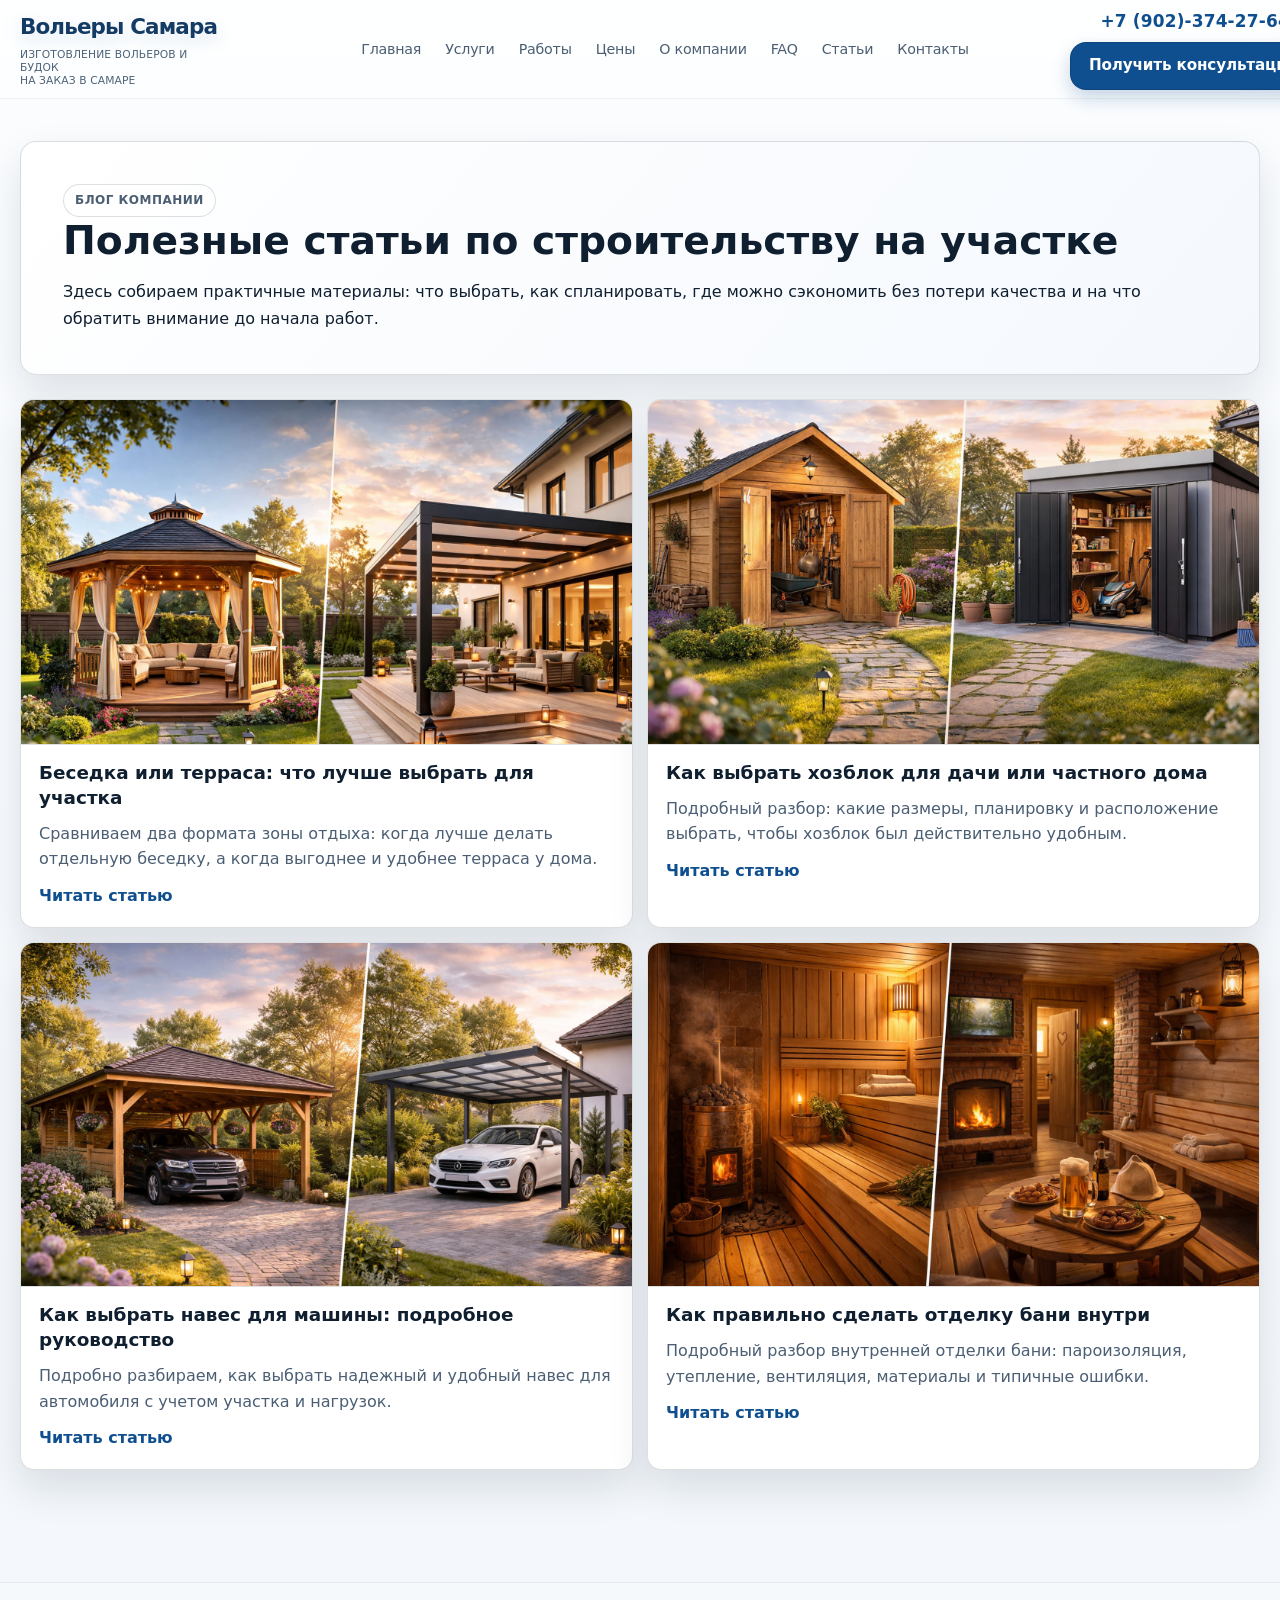
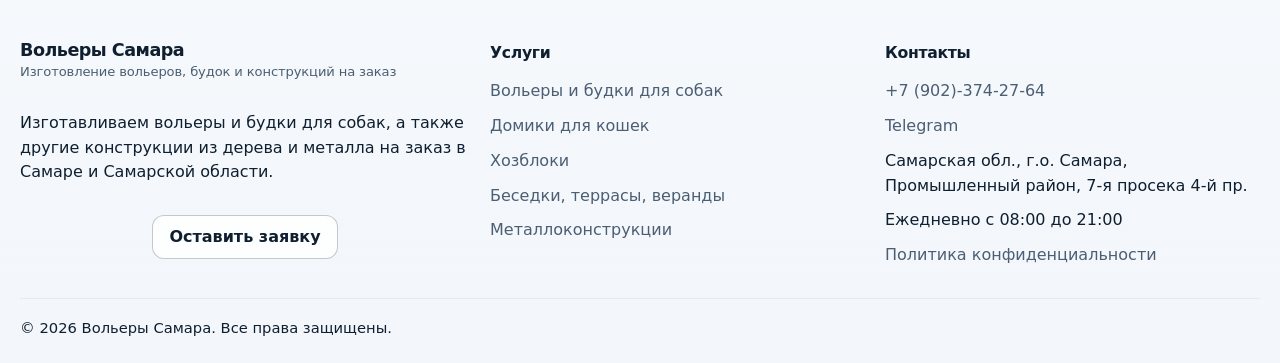
<file: articles/index.html>
﻿<!doctype html>
<html lang="ru">
<head>
  <meta charset="utf-8" />
  <meta name="viewport" content="width=device-width, initial-scale=1" />
  <title>Статьи о строительстве для участка | Вольеры Самара</title>
  <meta name="description" content="Полезные статьи о беседках, террасах и благоустройстве участка: выбор конструкции, планирование и практические рекомендации." />
    <link rel="stylesheet" href="../assets/css/articles/index.css" />
</head>
<body>
  <header class="site-header">
  <div class="container">
    <div class="header-shell">
      <a class="brand" href="../index.html#home" aria-label="Вольеры Самара">
        <span class="brand-title">Вольеры Самара</span>
        <span class="brand-subtitle">Изготовление вольеров и будок<br>на заказ в Самаре</span>
      </a>
      <input class="menu-toggle" type="checkbox" id="menu-toggle" aria-label="Открыть меню" />
      <label class="burger" for="menu-toggle" aria-hidden="true"><span></span></label>
      <nav class="nav" aria-label="Основная навигация">
        <ul class="nav-list">
          <li><a class="nav-link" href="../index.html#home">Главная</a></li>
          <li class="dropdown desktop-only"><a class="dropdown-toggle" href="../index.html#services">Услуги</a><div class="dropdown-menu"><a href="../index.html#service-main">Вольеры и будки для собак</a><a href="../domiki-dlya-koshek.html">Домики для кошек</a><a href="../hozbloki.html">Хозблоки</a><a href="../besedki-terrasy-verandy.html">Беседки, террасы, веранды</a><a href="../malye-arhitekturnye-formy.html">Малые архитектурные формы</a><a href="../metallokonstrukcii.html">Металлоконструкции</a><a href="../vnutrennie-raboty-i-obshivka-ban-parnyh.html">Внутренние работы и обшивка бань, парных</a></div></li>
          <li><a class="nav-link" href="../index.html#works">Работы</a></li>
          <li><a class="nav-link" href="../index.html#price">Цены</a></li>
          <li><a class="nav-link" href="../index.html#about">О компании</a></li>
          <li><a class="nav-link" href="../index.html#faq">FAQ</a></li>
          <li class="dropdown desktop-only"><a class="dropdown-toggle" href="index.html">Статьи</a><div class="dropdown-menu"><a href="article-1.html">Беседка или терраса: что лучше выбрать</a><a href="article-2.html">Как выбрать хозблок для дачи</a><a href="article-3.html">Как выбрать навес для машины</a><a href="article-4.html">Как сделать отделку бани внутри</a></div></li>
          <li><a class="nav-link" href="../index.html#contacts">Контакты</a></li>
        </ul>
      </nav>
      <div class="header-actions"><a class="header-phone-inline" href="tel:+79023742764">+7 (902)-374-27-64</a><a class="btn btn-primary" href="../index.html#price-cta">Получить консультацию</a></div>
    </div>
  </div>
</header>

  <main>
    <div class="container">
      <section class="hero">
        <span class="eyebrow">Блог компании</span>
        <h1>Полезные статьи по строительству на участке</h1>
        <p>Здесь собираем практичные материалы: что выбрать, как спланировать, где можно сэкономить без потери качества и на что обратить внимание до начала работ.</p>
      </section>

      <section class="articles-grid" aria-label="Список статей">
        <article class="article-card">
          <div class="article-thumb"><img src="../assets/images/articles/article-1-hero.jpg" alt="Беседка и терраса на участке" loading="lazy" /></div>
          <div class="article-copy">
            <h2>Беседка или терраса: что лучше выбрать для участка</h2>
            <p>Сравниваем два формата зоны отдыха: когда лучше делать отдельную беседку, а когда выгоднее и удобнее терраса у дома.</p>
            <a class="link" href="article-1.html">Читать статью</a>
          </div>
        </article>

        <article class="article-card">
          <div class="article-thumb"><img src="../assets/images/articles/article-2-hero.jpg" alt="Хозблок для дачи и частного дома" loading="lazy" /></div>
          <div class="article-copy">
            <h2>Как выбрать хозблок для дачи или частного дома</h2>
            <p>Подробный разбор: какие размеры, планировку и расположение выбрать, чтобы хозблок был действительно удобным.</p>
            <a class="link" href="article-2.html">Читать статью</a>
          </div>
        </article>

        <article class="article-card">
          <div class="article-thumb"><img src="../assets/images/articles/article-3-hero.jpg" alt="Навес для машины на участке частного дома" loading="lazy" /></div>
          <div class="article-copy">
            <h2>Как выбрать навес для машины: подробное руководство</h2>
            <p>Подробно разбираем, как выбрать надежный и удобный навес для автомобиля с учетом участка и нагрузок.</p>
            <a class="link" href="article-3.html">Читать статью</a>
          </div>
        </article>

        <article class="article-card">
          <div class="article-thumb"><img src="../assets/images/articles/article-4-hero.jpg" alt="Внутренняя отделка бани и парной" loading="lazy" /></div>
          <div class="article-copy">
            <h2>Как правильно сделать отделку бани внутри</h2>
            <p>Подробный разбор внутренней отделки бани: пароизоляция, утепление, вентиляция, материалы и типичные ошибки.</p>
            <a class="link" href="article-4.html">Читать статью</a>
          </div>
        </article>
</section>
    </div>
  </main>

  <footer class="footer">
    <div class="container">
      <div class="footer-grid">
        <div class="footer-col">
          <a class="brand" href="../index.html#home">
            <span class="brand-title">Вольеры Самара</span>
            <span class="brand-subtitle">Изготовление вольеров, будок и конструкций на заказ</span>
          </a>
          <p class="footer-copy">Изготавливаем вольеры и будки для собак, а также другие конструкции из дерева и металла на заказ в Самаре и Самарской области.</p>
          <div class="footer-actions">
            <a class="btn-secondary" href="../index.html#contacts">Оставить заявку</a>
          </div>
        </div>

        <div class="footer-col">
          <div class="footer-title">Услуги</div>
          <div class="footer-services">
            <a href="../index.html#service-main">Вольеры и будки для собак</a>
            <a href="../domiki-dlya-koshek.html">Домики для кошек</a>
            <a href="../hozbloki.html">Хозблоки</a>
            <a href="../besedki-terrasy-verandy.html">Беседки, террасы, веранды</a>
            <a href="../metallokonstrukcii.html">Металлоконструкции</a>
          </div>
        </div>

        <div class="footer-col">
          <div class="footer-title">Контакты</div>
          <div class="footer-contacts">
            <a href="tel:+79023742764">+7 (902)-374-27-64</a>
            <a href="https://t.me/+79023742764" target="_blank" rel="noopener noreferrer">Telegram</a>
            <span class="muted">Самарская обл., г.о. Самара, Промышленный район, 7-я просека 4-й пр.</span>
            <span class="muted">Ежедневно с 08:00 до 21:00</span>
            <a class="footer-policy" href="#">Политика конфиденциальности</a>
          </div>
        </div>
      </div>

      <div class="footer-bottom">
        <span>© 2026 Вольеры Самара. Все права защищены.</span>
      </div>
    </div>
  </footer>
</body>
</html>
</file>
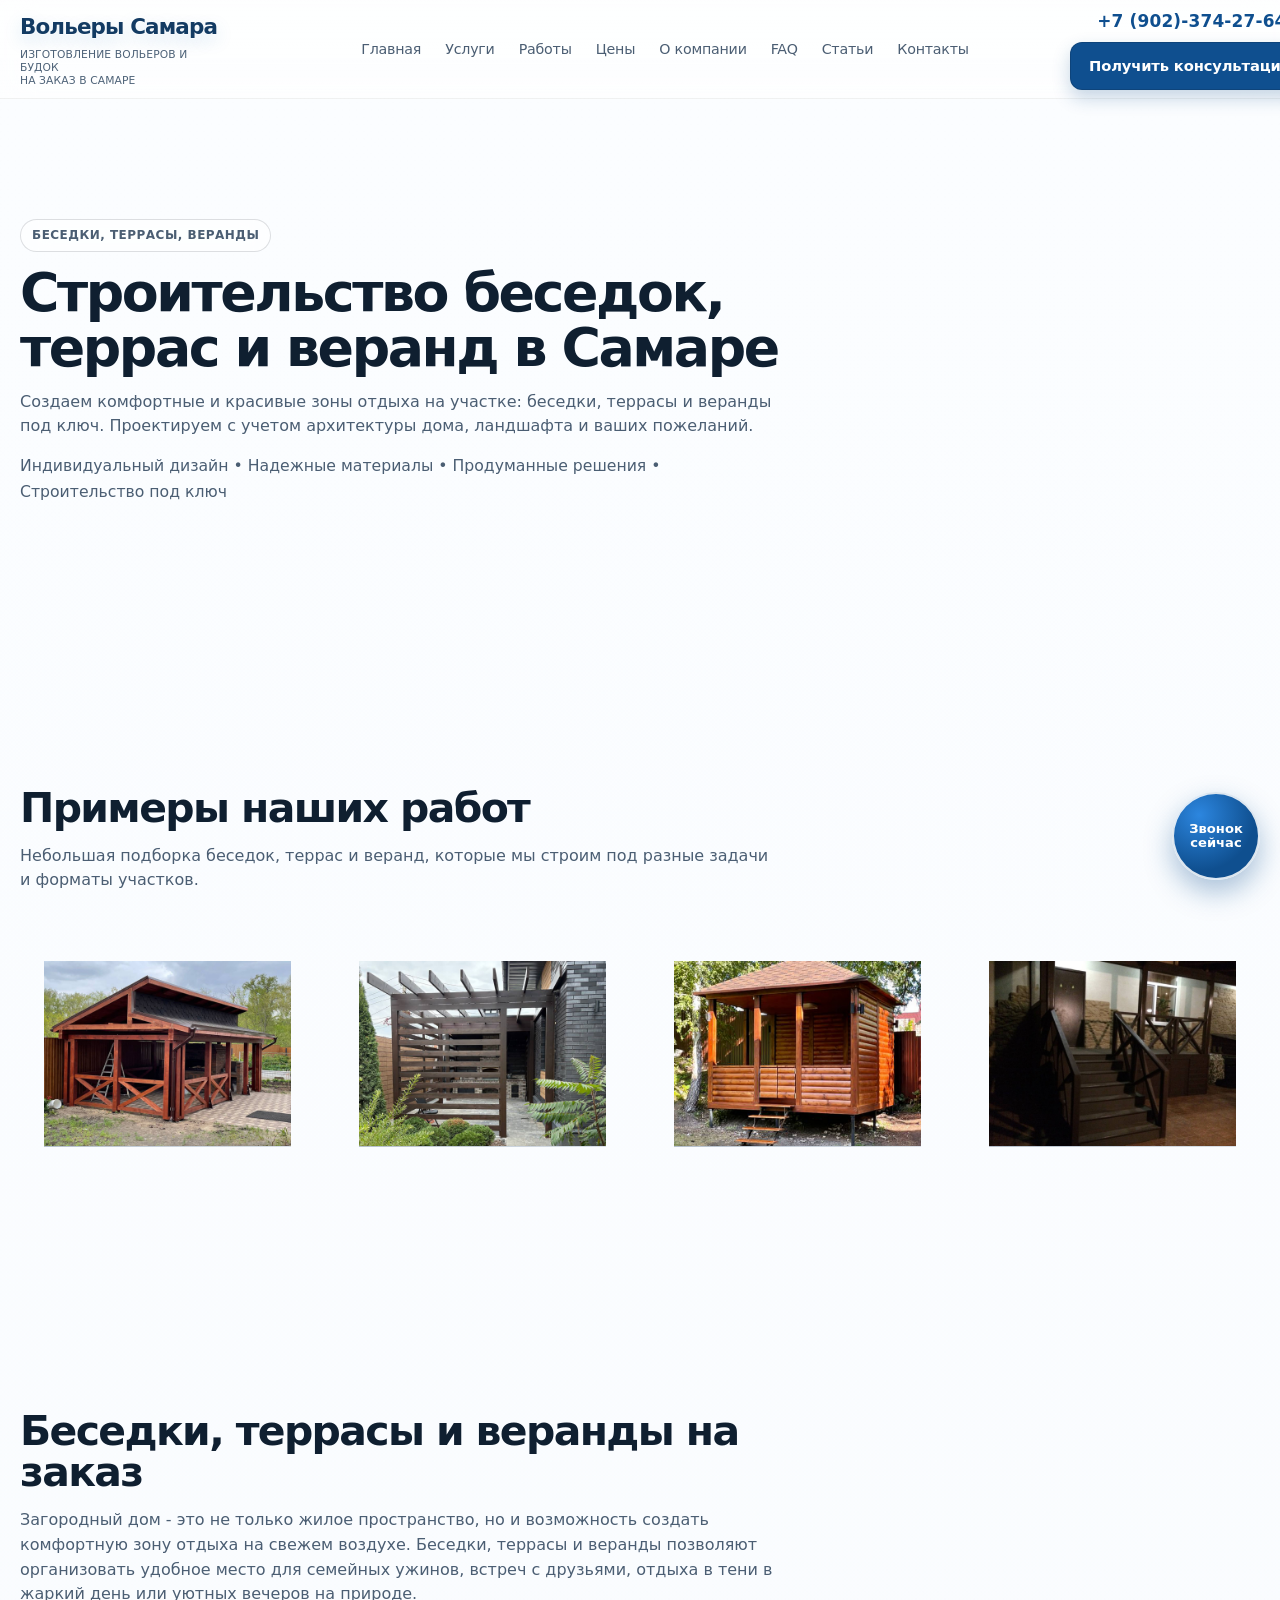
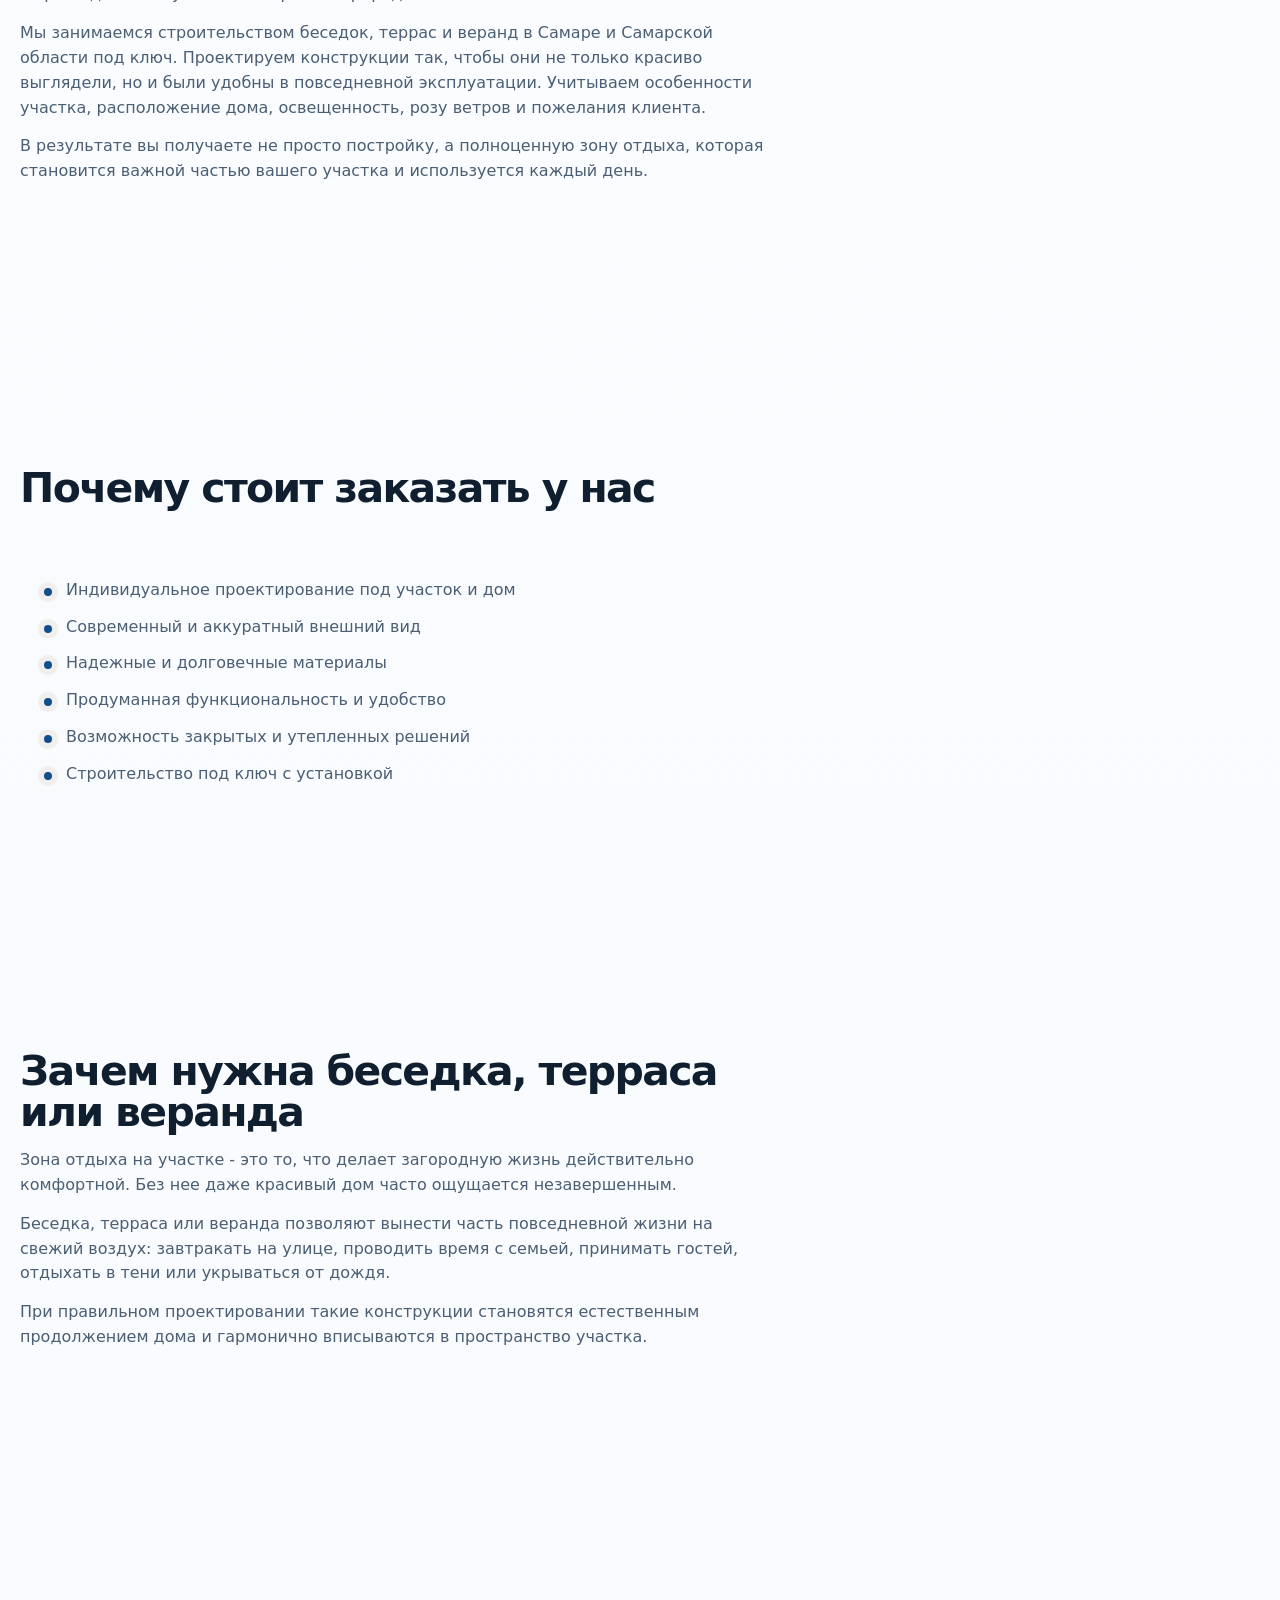
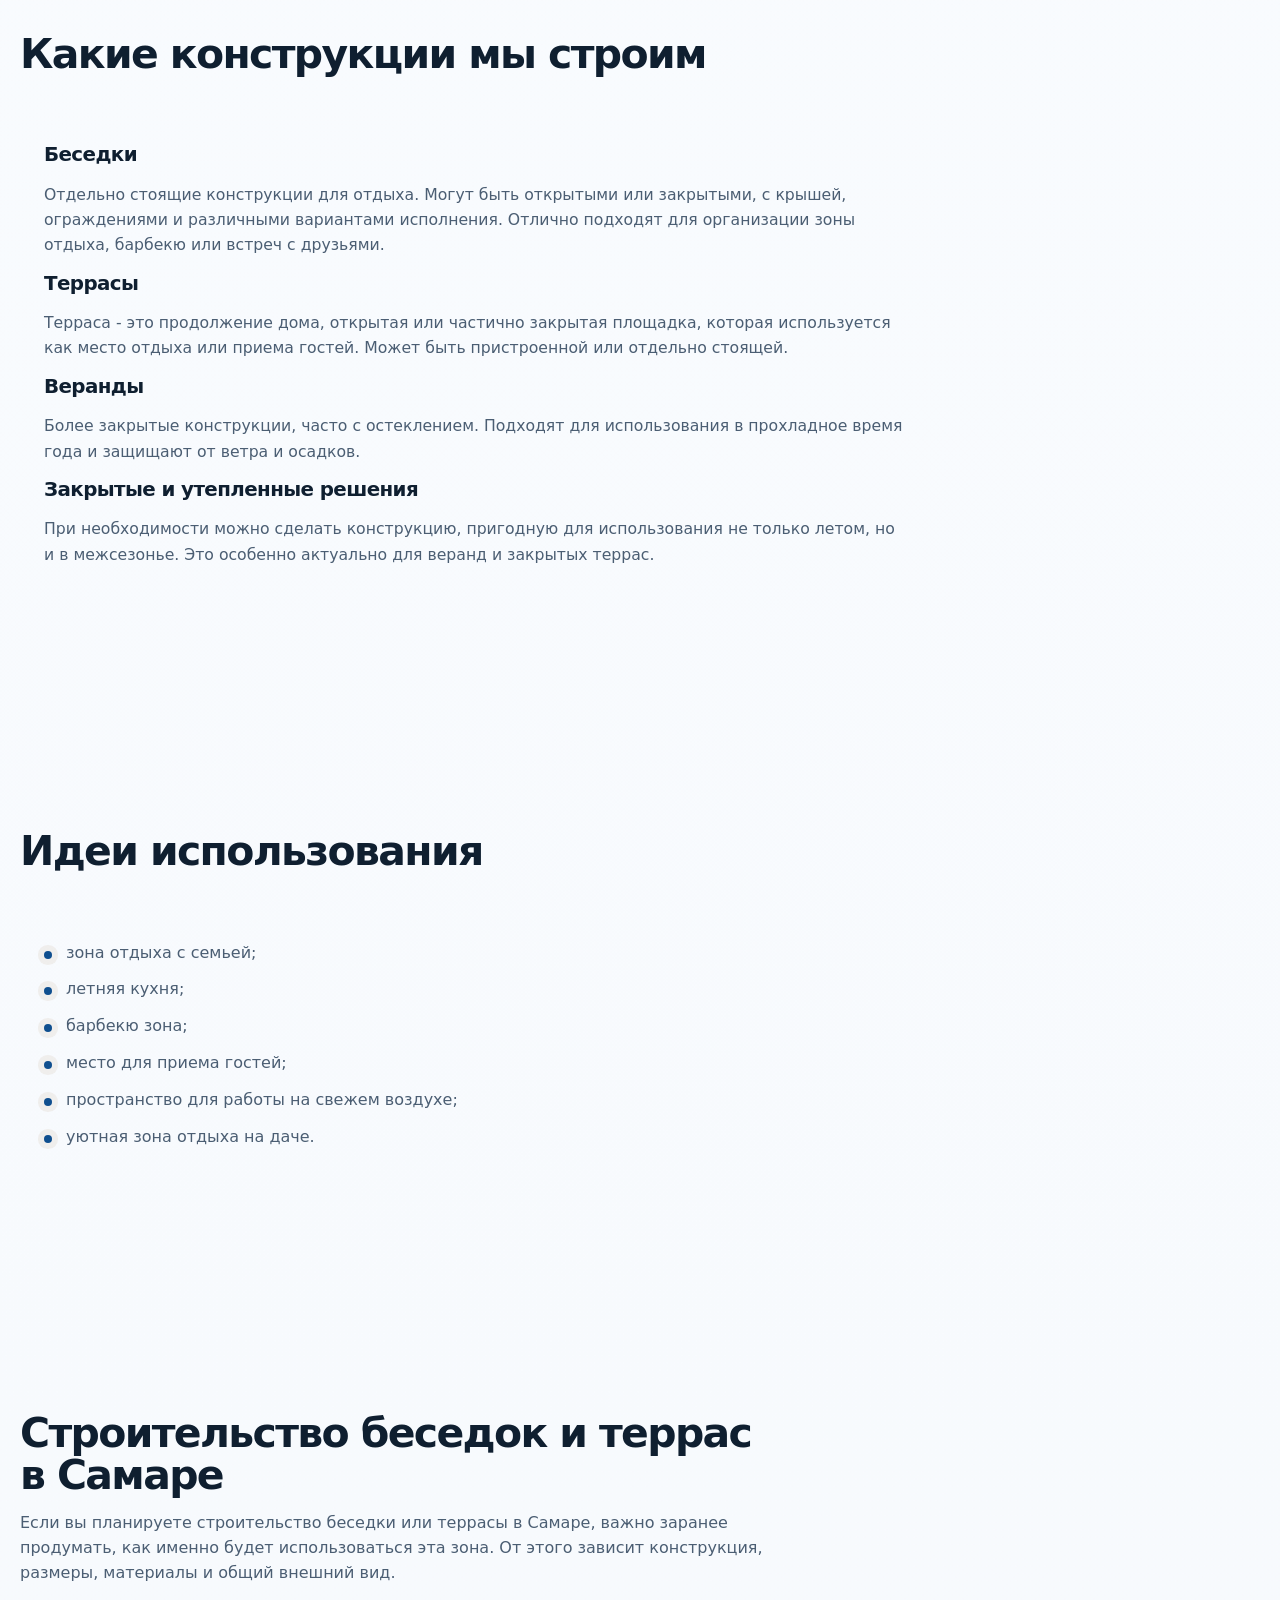
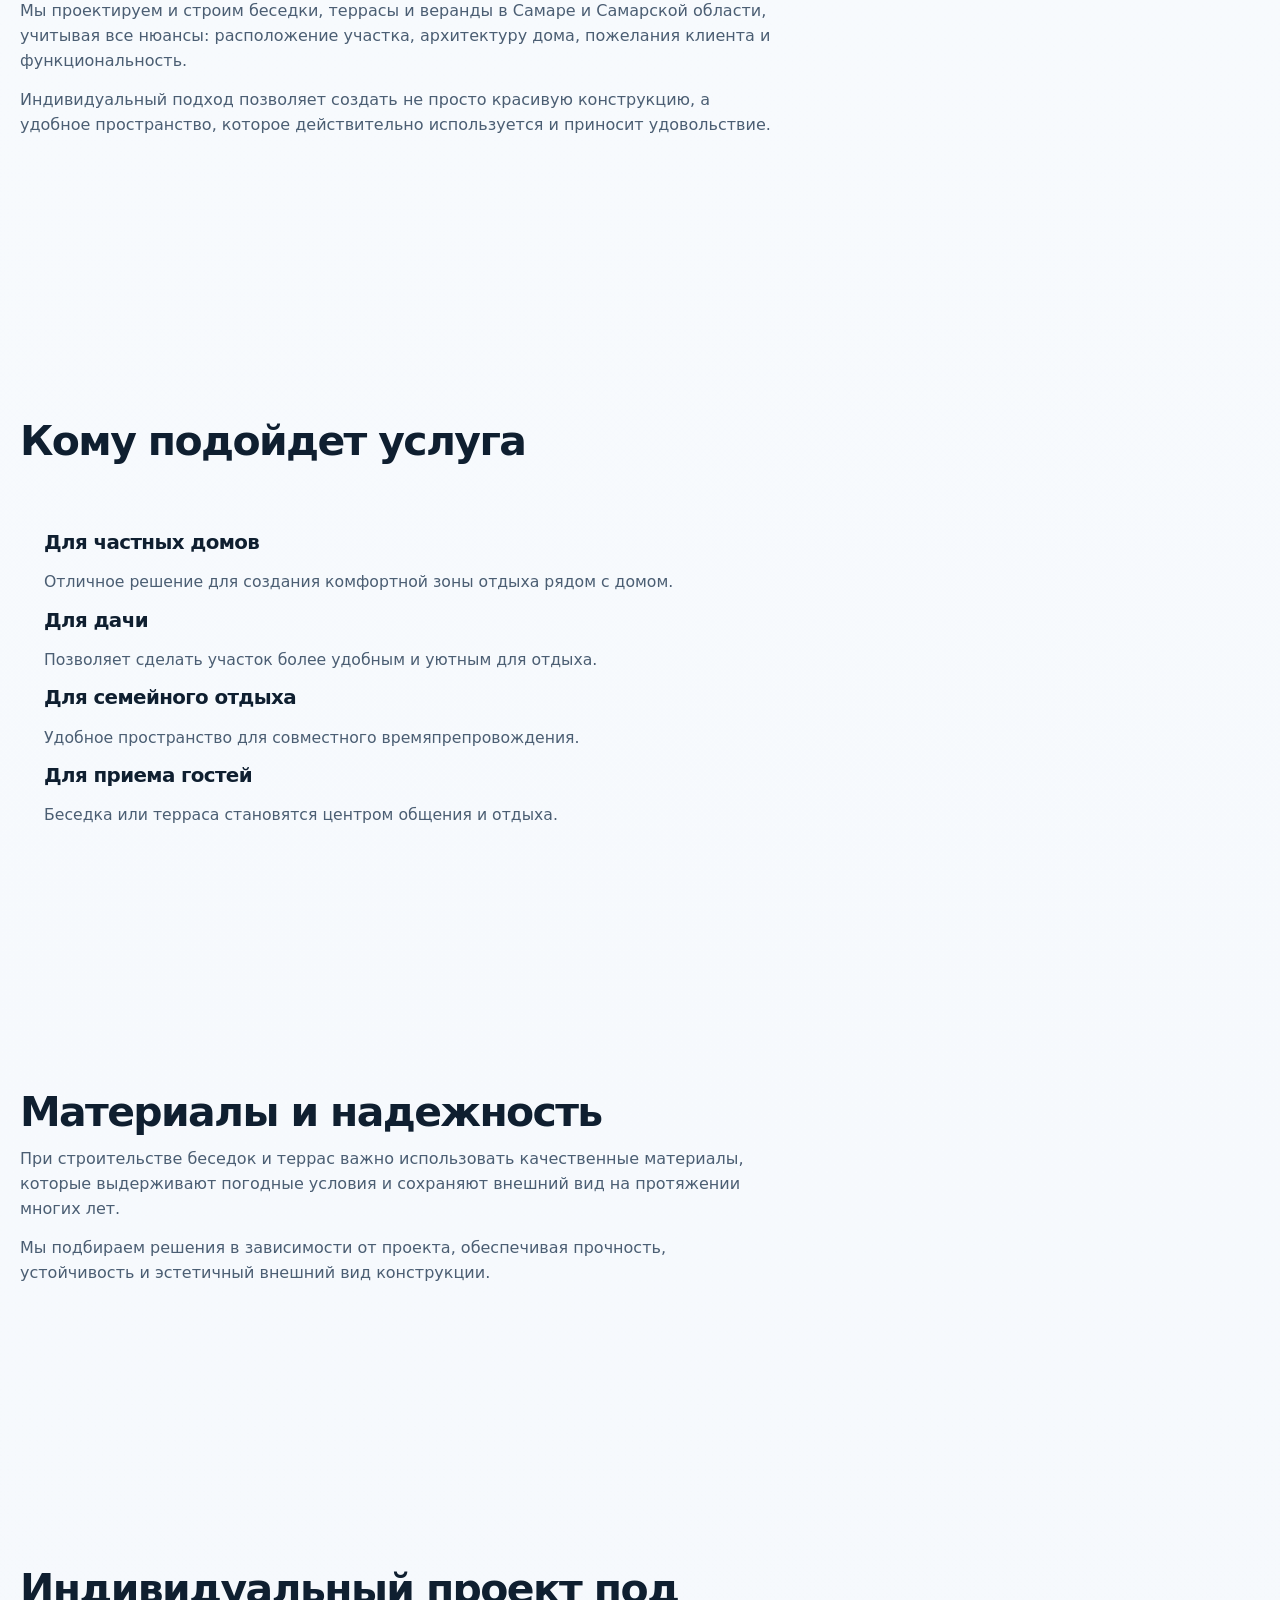
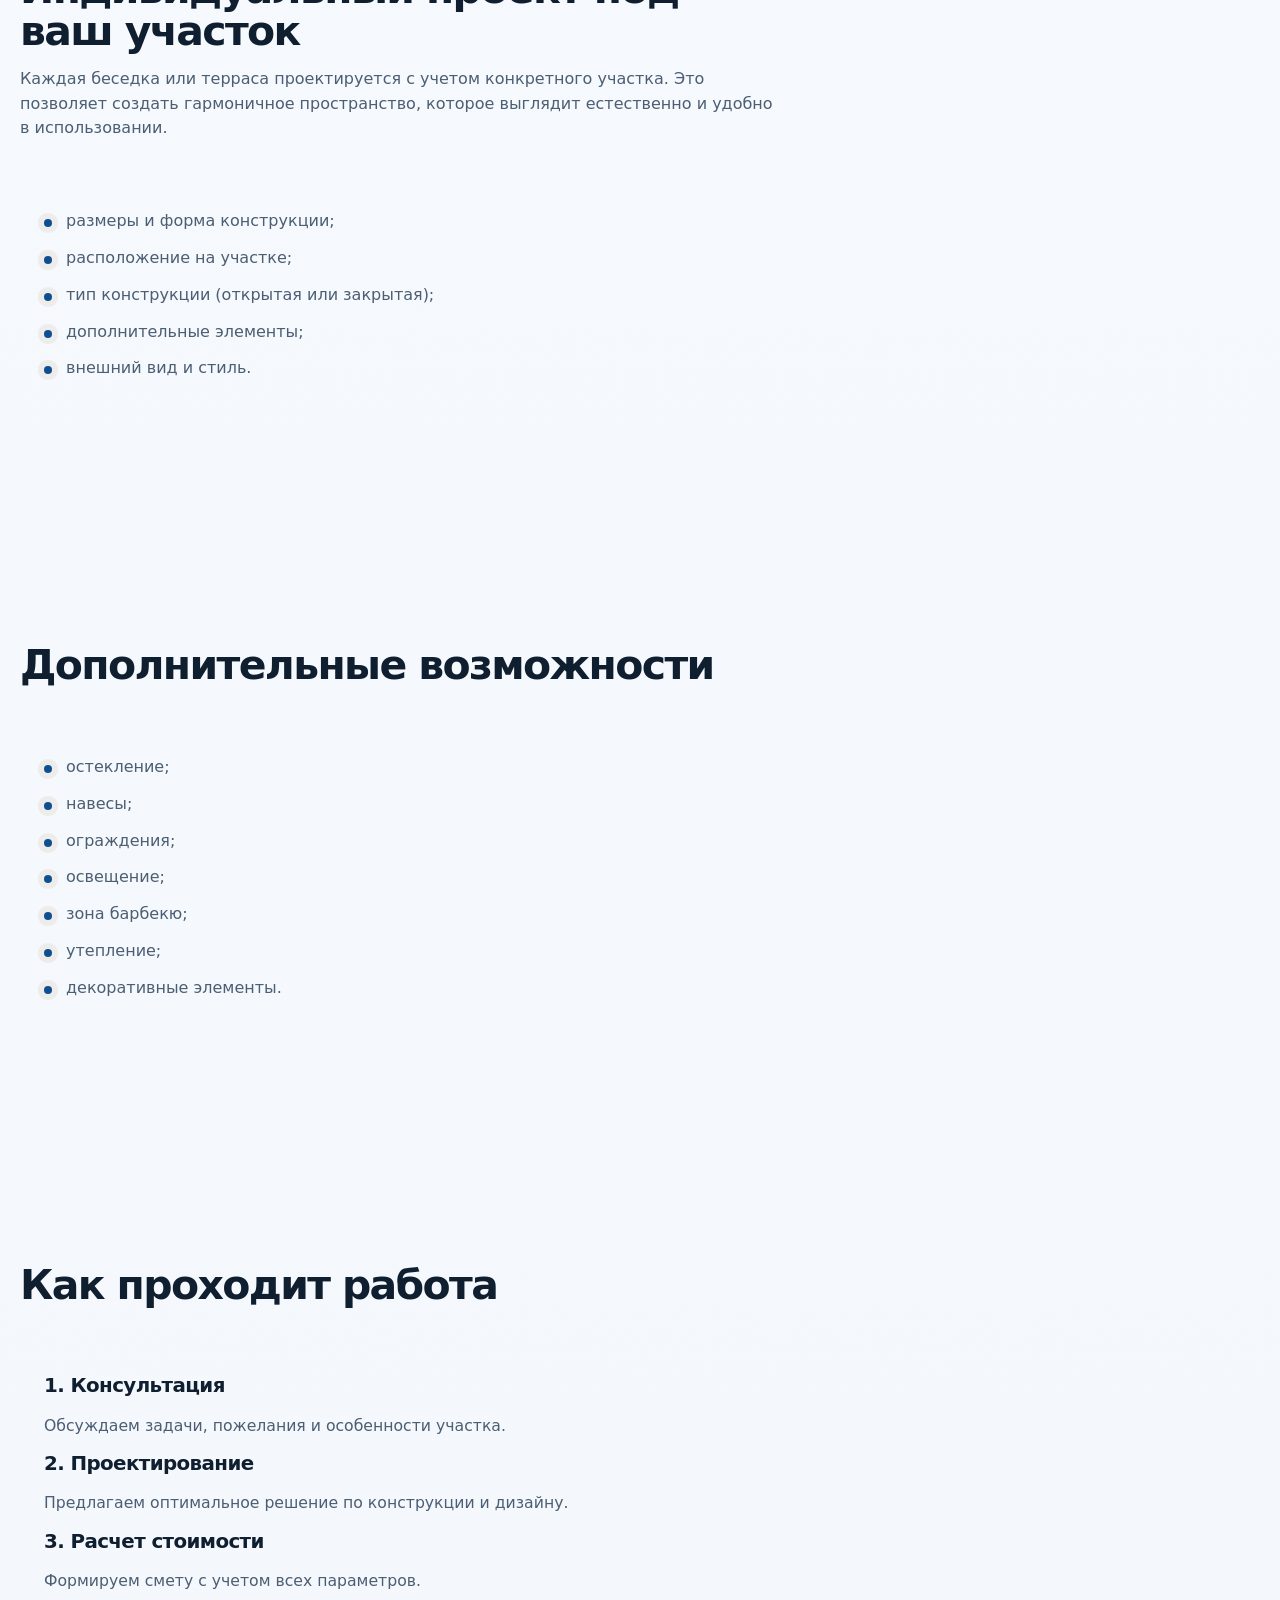
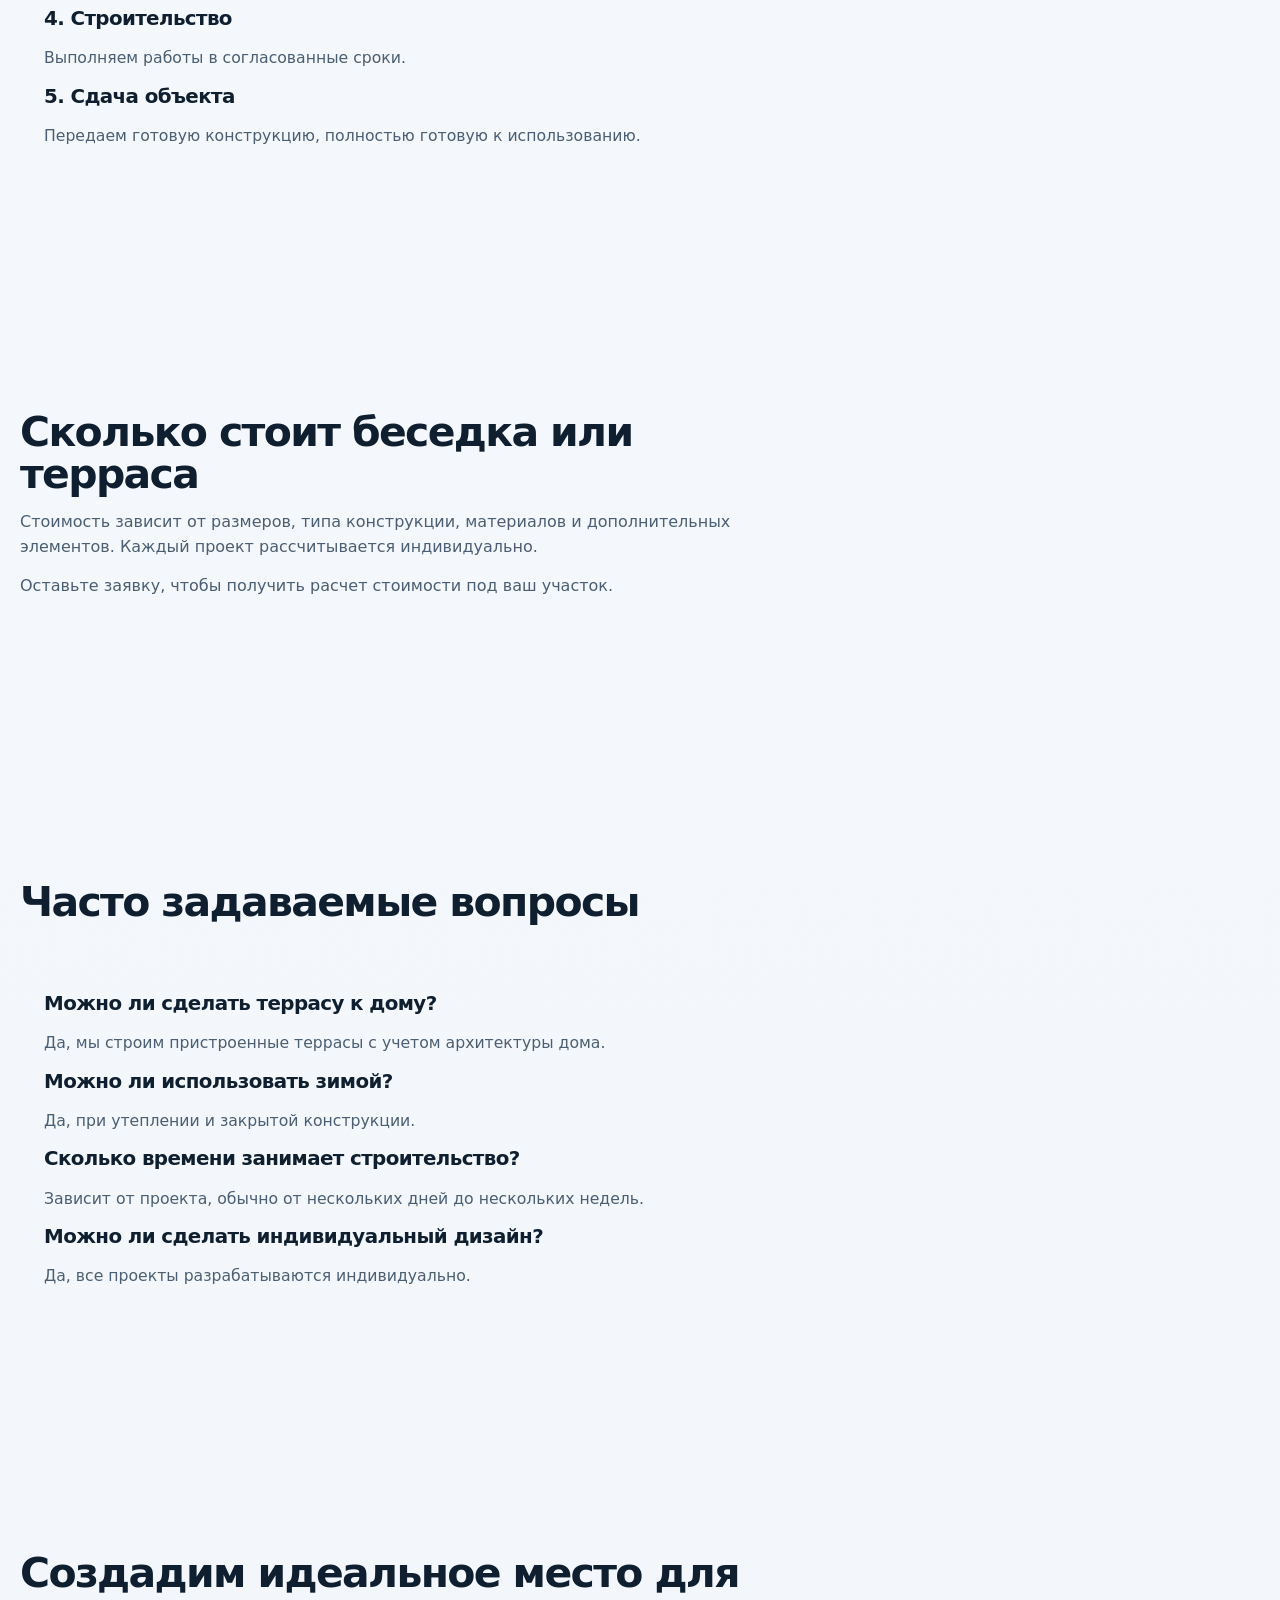
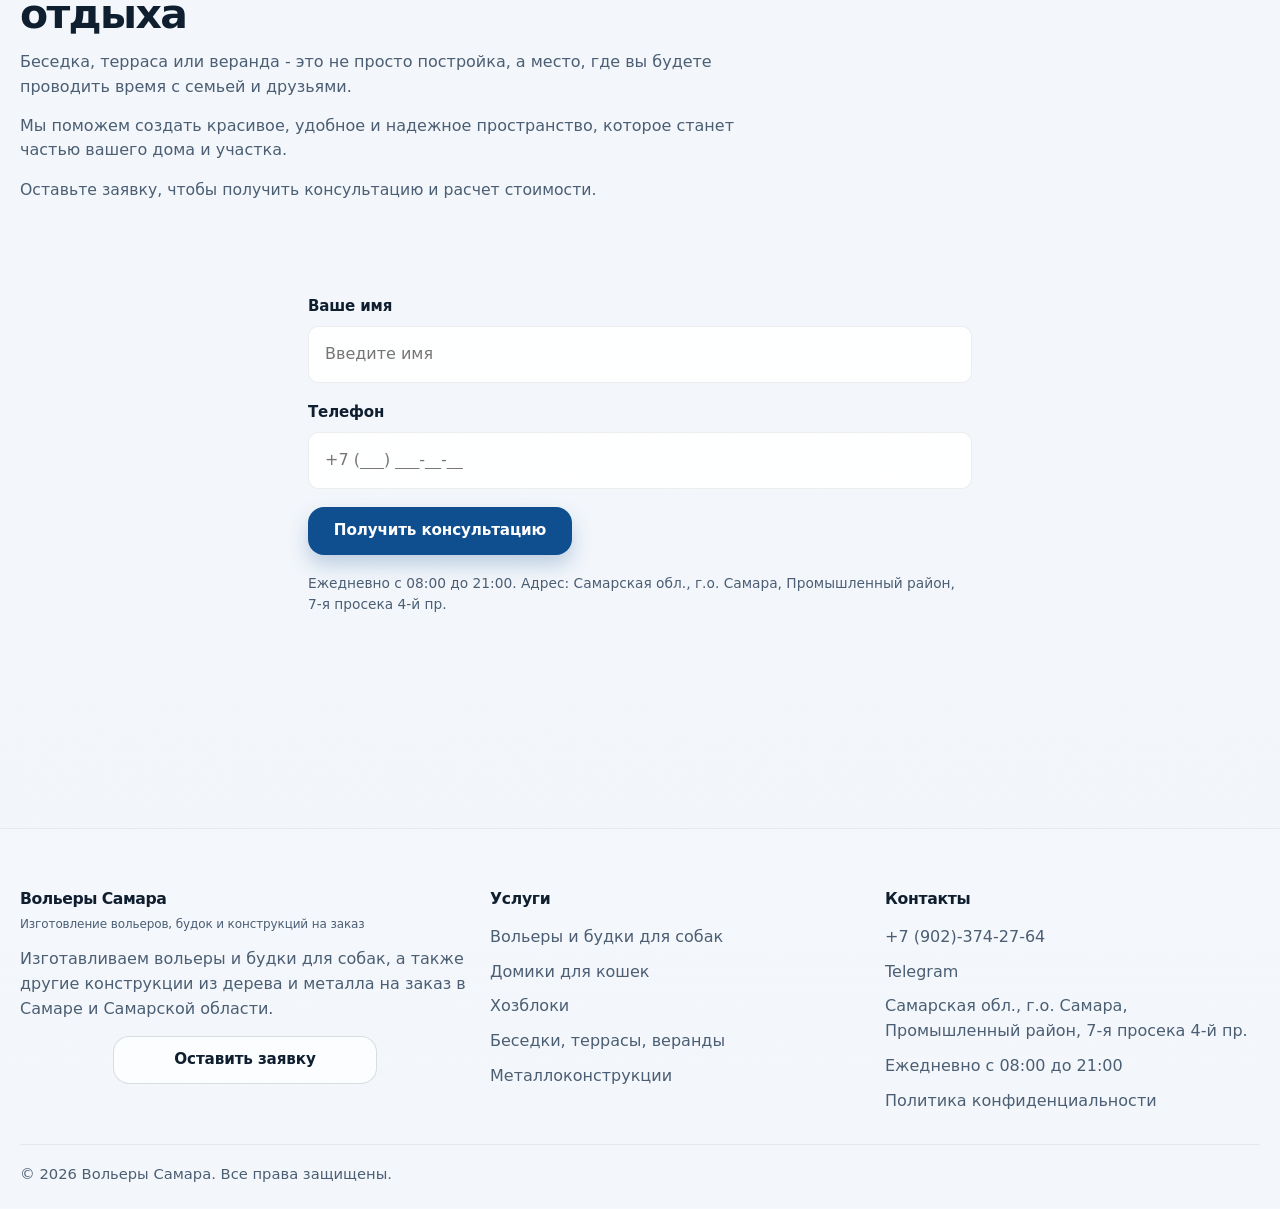
<file: besedki-terrasy-verandy.html>
﻿<!DOCTYPE html>
<html lang="ru">
<head>
  <meta charset="UTF-8" />
  <meta name="viewport" content="width=device-width, initial-scale=1.0" />
  <title>Беседки, террасы и веранды в Самаре | Изготовление под ключ</title>
  <meta name="description" content="Проектируем и строим беседки, террасы и веранды на заказ в Самаре и Самарской области. Подбираем конструкцию, материалы и стиль под дом и участок." />
  <script type="application/ld+json">
    {
      "@context": "https://schema.org",
      "@type": "LocalBusiness",
      "name": "Вольеры Самара",
      "description": "Строительство беседок, террас и веранд под ключ в Самаре и Самарской области.",
      "telephone": "+7 (902)-374-27-64",
      "address": {
        "@type": "PostalAddress",
        "addressLocality": "Самара",
        "addressRegion": "Самарская область",
        "addressCountry": "RU"
      },
      "areaServed": [
        "Самара",
        "Самарская область",
        "Тольятти",
        "Новокуйбышевск",
        "Сызрань",
        "Чапаевск",
        "Кинель",
        "Жигулевск",
        "Отрадный"
      ],
      "openingHours": "Mo-Sa 09:00-19:00",
      "serviceType": [
        "Строительство беседок",
        "Строительство террас",
        "Строительство веранд"
      ]
    }
  </script>
  <script type="application/ld+json">
    {
      "@context": "https://schema.org",
      "@type": "FAQPage",
      "mainEntity": [
        {
          "@type": "Question",
          "name": "Можно ли сделать террасу к дому?",
          "acceptedAnswer": {
            "@type": "Answer",
            "text": "Да, мы строим пристроенные террасы с учетом архитектуры дома."
          }
        },
        {
          "@type": "Question",
          "name": "Можно ли использовать зимой?",
          "acceptedAnswer": {
            "@type": "Answer",
            "text": "Да, при утеплении и закрытой конструкции беседку, террасу или веранду можно использовать в холодный сезон."
          }
        },
        {
          "@type": "Question",
          "name": "Сколько времени занимает строительство?",
          "acceptedAnswer": {
            "@type": "Answer",
            "text": "Срок зависит от проекта и комплектации, обычно от нескольких дней до нескольких недель."
          }
        },
        {
          "@type": "Question",
          "name": "Можно ли сделать индивидуальный дизайн?",
          "acceptedAnswer": {
            "@type": "Answer",
            "text": "Да, мы проектируем беседки, террасы и веранды индивидуально под ваш дом, участок и пожелания."
          }
        }
      ]
    }
  </script>
    <link rel="stylesheet" href="assets/css/services-common.css" />
</head>
<body>
  <header class="site-header">
    <div class="container">
      <div class="header-shell">
        <a class="brand" href="index.html#home" aria-label="Вольеры Самара">
          <span class="brand-title">Вольеры Самара</span>
          <span class="brand-subtitle">Изготовление вольеров и будок<br>на заказ в Самаре</span>
        </a>

        <input class="menu-toggle" type="checkbox" id="menu-toggle" aria-label="Открыть меню" />
        <label class="burger" for="menu-toggle" aria-hidden="true"><span></span></label>

        <nav class="nav" aria-label="Основная навигация">
          <ul class="nav-list">
            <li><a class="nav-link" href="index.html#home">Главная</a></li>
            <li class="dropdown desktop-only">
              <a class="dropdown-toggle" href="index.html#services">Услуги</a>
              <div class="dropdown-menu">
                <a href="index.html#service-main">Вольеры и будки для собак</a>
                <a href="domiki-dlya-koshek.html">Домики для кошек</a>
                <a href="hozbloki.html">Хозблоки</a>
                <a href="besedki-terrasy-verandy.html">Беседки, террасы, веранды</a>
                <a href="malye-arhitekturnye-formy.html">Малые архитектурные формы</a>
                <a href="metallokonstrukcii.html">Металлоконструкции</a>
                <a href="vnutrennie-raboty-i-obshivka-ban-parnyh.html">Внутренние работы и обшивка бань, парных</a>
              </div>
            </li>
            <li class="mobile-services">
              <details>
                <summary class="nav-link">Услуги</summary>
                <div class="dropdown-menu" style="display:grid; position:static; min-width:100%; transform:none; opacity:1; visibility:visible; margin-top:8px; background:rgba(245,242,237,.88); box-shadow:none;">
                  <a href="index.html#service-main">Вольеры и будки для собак</a>
                  <a href="domiki-dlya-koshek.html">Домики для кошек</a>
                  <a href="hozbloki.html">Хозблоки</a>
                  <a href="besedki-terrasy-verandy.html">Беседки, террасы, веранды</a>
                  <a href="malye-arhitekturnye-formy.html">Малые архитектурные формы</a>
                  <a href="metallokonstrukcii.html">Металлоконструкции</a>
                  <a href="vnutrennie-raboty-i-obshivka-ban-parnyh.html">Внутренние работы и обшивка бань, парных</a>
                </div>
              </details>
            </li>
            <li><a class="nav-link" href="index.html#works">Работы</a></li>
            <li><a class="nav-link" href="index.html#price">Цены</a></li>
            <li><a class="nav-link" href="index.html#about">О компании</a></li>
            <li><a class="nav-link" href="index.html#faq">FAQ</a></li>
            <li class="dropdown desktop-only">
              <a class="dropdown-toggle" href="articles/index.html">Статьи</a>
              <div class="dropdown-menu">
                <a href="articles/article-1.html">Беседка или терраса: что лучше выбрать</a>
                <a href="articles/article-2.html">Как выбрать хозблок для дачи</a>
                <a href="articles/article-3.html">Как выбрать навес для машины</a>
                <a href="articles/article-4.html">Как сделать отделку бани внутри</a></div>
            </li>
            <li class="mobile-articles">
              <details>
                <summary class="nav-link">Статьи</summary>
                <div class="dropdown-menu" style="display:grid; position:static; min-width:100%; transform:none; opacity:1; visibility:visible; margin-top:8px; background:rgba(245,242,237,.88); box-shadow:none;">
                  <a href="articles/article-1.html">Беседка или терраса: что лучше выбрать</a>
                  <a href="articles/article-2.html">Как выбрать хозблок для дачи</a>
                  <a href="articles/article-3.html">Как выбрать навес для машины</a>
                  <a href="articles/article-4.html">Как сделать отделку бани внутри</a></div>
              </details>
            </li>
            <li><a class="nav-link" href="#contacts">Контакты</a></li>
          </ul>
        </nav>

        <div class="header-actions">
          <a class="header-phone-inline" href="tel:+79023742764">+7 (902)-374-27-64</a>
          <a class="btn btn-primary js-open-lead-popup" href="#price-cta">Получить консультацию</a>
        </div>
      </div>
    </div>
  </header>

  <main>
    <section class="section service-page gazebos" id="home">
      <div class="container">
        <div class="section-head">
          <span class="eyebrow">Беседки, террасы, веранды</span>
          <h1>Строительство беседок, террас и веранд в Самаре</h1>
          <p>
            Создаем комфортные и красивые зоны отдыха на участке: беседки, террасы и веранды под ключ. Проектируем с учетом архитектуры дома, ландшафта и ваших пожеланий.
          </p>
          <p class="seo-copy">
            Индивидуальный дизайн • Надежные материалы • Продуманные решения • Строительство под ключ
          </p>
        </div>
      </div>
    </section>

    <section class="section gazebos-gallery-top">
      <div class="container">
        <div class="section-head">
          <h2>Примеры наших работ</h2>
          <p>Небольшая подборка беседок, террас и веранд, которые мы строим под разные задачи и форматы участков.</p>
        </div>
        <div class="grid-4">
          <article class="service-card">
            <div class="other-service-image">
              <img src="assets/images/gazebo-01.jpg" alt="Беседка для зоны отдыха на участке" loading="lazy" />
            </div>
          </article>
          <article class="service-card">
            <div class="other-service-image">
              <img src="assets/images/gazebo-02.jpg" alt="Пристроенная терраса к частному дому" loading="lazy" />
            </div>
          </article>
          <article class="service-card">
            <div class="other-service-image">
              <img src="assets/images/gazebo-03.jpg" alt="Закрытая веранда с защитой от ветра" loading="lazy" />
            </div>
          </article>
          <article class="service-card">
            <div class="other-service-image">
              <img src="assets/images/gazebo-04.jpg" alt="Терраса с навесом и зоной барбекю" loading="lazy" />
            </div>
          </article>
        </div>
      </div>
    </section>

    <section class="section intro" id="types">
      <div class="container">
        <div class="section-head">
          <h2>Беседки, террасы и веранды на заказ</h2>
          <p>
            Загородный дом - это не только жилое пространство, но и возможность создать комфортную зону отдыха на свежем воздухе. Беседки, террасы и веранды позволяют организовать удобное место для семейных ужинов, встреч с друзьями, отдыха в тени в жаркий день или уютных вечеров на природе.
          </p>
          <p>
            Мы занимаемся строительством беседок, террас и веранд в Самаре и Самарской области под ключ. Проектируем конструкции так, чтобы они не только красиво выглядели, но и были удобны в повседневной эксплуатации. Учитываем особенности участка, расположение дома, освещенность, розу ветров и пожелания клиента.
          </p>
          <p>
            В результате вы получаете не просто постройку, а полноценную зону отдыха, которая становится важной частью вашего участка и используется каждый день.
          </p>
        </div>
      </div>
    </section>

    <section class="section advantages" id="features">
      <div class="container">
        <div class="section-head">
          <h2>Почему стоит заказать у нас</h2>
        </div>
        <article class="card">
          <ul class="list">
            <li>Индивидуальное проектирование под участок и дом</li>
            <li>Современный и аккуратный внешний вид</li>
            <li>Надежные и долговечные материалы</li>
            <li>Продуманная функциональность и удобство</li>
            <li>Возможность закрытых и утепленных решений</li>
            <li>Строительство под ключ с установкой</li>
          </ul>
        </article>
      </div>
    </section>

    <section class="section why-important">
      <div class="container">
        <div class="section-head">
          <h2>Зачем нужна беседка, терраса или веранда</h2>
          <p>
            Зона отдыха на участке - это то, что делает загородную жизнь действительно комфортной. Без нее даже красивый дом часто ощущается незавершенным.
          </p>
          <p>
            Беседка, терраса или веранда позволяют вынести часть повседневной жизни на свежий воздух: завтракать на улице, проводить время с семьей, принимать гостей, отдыхать в тени или укрываться от дождя.
          </p>
          <p>
            При правильном проектировании такие конструкции становятся естественным продолжением дома и гармонично вписываются в пространство участка.
          </p>
        </div>
      </div>
    </section>

    <section class="section types">
      <div class="container">
        <div class="section-head">
          <h2>Какие конструкции мы строим</h2>
        </div>
        <article class="card">
          <h3>Беседки</h3>
          <p class="seo-copy">Отдельно стоящие конструкции для отдыха. Могут быть открытыми или закрытыми, с крышей, ограждениями и различными вариантами исполнения. Отлично подходят для организации зоны отдыха, барбекю или встреч с друзьями.</p>
          <h3>Террасы</h3>
          <p class="seo-copy">Терраса - это продолжение дома, открытая или частично закрытая площадка, которая используется как место отдыха или приема гостей. Может быть пристроенной или отдельно стоящей.</p>
          <h3>Веранды</h3>
          <p class="seo-copy">Более закрытые конструкции, часто с остеклением. Подходят для использования в прохладное время года и защищают от ветра и осадков.</p>
          <h3>Закрытые и утепленные решения</h3>
          <p class="seo-copy">При необходимости можно сделать конструкцию, пригодную для использования не только летом, но и в межсезонье. Это особенно актуально для веранд и закрытых террас.</p>
        </article>
      </div>
    </section>

    <section class="section ideas">
      <div class="container">
        <div class="section-head">
          <h2>Идеи использования</h2>
        </div>
        <article class="card">
          <ul class="list">
            <li>зона отдыха с семьей;</li>
            <li>летняя кухня;</li>
            <li>барбекю зона;</li>
            <li>место для приема гостей;</li>
            <li>пространство для работы на свежем воздухе;</li>
            <li>уютная зона отдыха на даче.</li>
          </ul>
        </article>
      </div>
    </section>

    <section class="section seo-description">
      <div class="container">
        <div class="section-head">
          <h2>Строительство беседок и террас в Самаре</h2>
          <p>
            Если вы планируете строительство беседки или террасы в Самаре, важно заранее продумать, как именно будет использоваться эта зона. От этого зависит конструкция, размеры, материалы и общий внешний вид.
          </p>
          <p>
            Мы проектируем и строим беседки, террасы и веранды в Самаре и Самарской области, учитывая все нюансы: расположение участка, архитектуру дома, пожелания клиента и функциональность.
          </p>
          <p>
            Индивидуальный подход позволяет создать не просто красивую конструкцию, а удобное пространство, которое действительно используется и приносит удовольствие.
          </p>
        </div>
      </div>
    </section>

    <section class="section for-whom">
      <div class="container">
        <div class="section-head">
          <h2>Кому подойдет услуга</h2>
        </div>
        <article class="card">
          <h3>Для частных домов</h3>
          <p class="seo-copy">Отличное решение для создания комфортной зоны отдыха рядом с домом.</p>
          <h3>Для дачи</h3>
          <p class="seo-copy">Позволяет сделать участок более удобным и уютным для отдыха.</p>
          <h3>Для семейного отдыха</h3>
          <p class="seo-copy">Удобное пространство для совместного времяпрепровождения.</p>
          <h3>Для приема гостей</h3>
          <p class="seo-copy">Беседка или терраса становятся центром общения и отдыха.</p>
        </article>
      </div>
    </section>

    <section class="section materials">
      <div class="container">
        <div class="section-head">
          <h2>Материалы и надежность</h2>
          <p>
            При строительстве беседок и террас важно использовать качественные материалы, которые выдерживают погодные условия и сохраняют внешний вид на протяжении многих лет.
          </p>
          <p>
            Мы подбираем решения в зависимости от проекта, обеспечивая прочность, устойчивость и эстетичный внешний вид конструкции.
          </p>
        </div>
      </div>
    </section>

    <section class="section custom">
      <div class="container">
        <div class="section-head">
          <h2>Индивидуальный проект под ваш участок</h2>
          <p>
            Каждая беседка или терраса проектируется с учетом конкретного участка. Это позволяет создать гармоничное пространство, которое выглядит естественно и удобно в использовании.
          </p>
        </div>
        <article class="card">
          <ul class="list">
            <li>размеры и форма конструкции;</li>
            <li>расположение на участке;</li>
            <li>тип конструкции (открытая или закрытая);</li>
            <li>дополнительные элементы;</li>
            <li>внешний вид и стиль.</li>
          </ul>
        </article>
      </div>
    </section>

    <section class="section options">
      <div class="container">
        <div class="section-head">
          <h2>Дополнительные возможности</h2>
        </div>
        <article class="card">
          <ul class="list">
            <li>остекление;</li>
            <li>навесы;</li>
            <li>ограждения;</li>
            <li>освещение;</li>
            <li>зона барбекю;</li>
            <li>утепление;</li>
            <li>декоративные элементы.</li>
          </ul>
        </article>
      </div>
    </section>

    <section class="section process">
      <div class="container">
        <div class="section-head">
          <h2>Как проходит работа</h2>
        </div>
        <article class="card">
          <h3>1. Консультация</h3>
          <p class="seo-copy">Обсуждаем задачи, пожелания и особенности участка.</p>
          <h3>2. Проектирование</h3>
          <p class="seo-copy">Предлагаем оптимальное решение по конструкции и дизайну.</p>
          <h3>3. Расчет стоимости</h3>
          <p class="seo-copy">Формируем смету с учетом всех параметров.</p>
          <h3>4. Строительство</h3>
          <p class="seo-copy">Выполняем работы в согласованные сроки.</p>
          <h3>5. Сдача объекта</h3>
          <p class="seo-copy">Передаем готовую конструкцию, полностью готовую к использованию.</p>
        </article>
      </div>
    </section>

    <section class="section price">
      <div class="container">
        <div class="section-head">
          <h2>Сколько стоит беседка или терраса</h2>
          <p>
            Стоимость зависит от размеров, типа конструкции, материалов и дополнительных элементов. Каждый проект рассчитывается индивидуально.
          </p>
          <p>Оставьте заявку, чтобы получить расчет стоимости под ваш участок.</p>
        </div>
      </div>
    </section>

    <section class="section faq">
      <div class="container">
        <div class="section-head">
          <h2>Часто задаваемые вопросы</h2>
        </div>
        <article class="card">
          <h3>Можно ли сделать террасу к дому?</h3>
          <p class="seo-copy">Да, мы строим пристроенные террасы с учетом архитектуры дома.</p>
          <h3>Можно ли использовать зимой?</h3>
          <p class="seo-copy">Да, при утеплении и закрытой конструкции.</p>
          <h3>Сколько времени занимает строительство?</h3>
          <p class="seo-copy">Зависит от проекта, обычно от нескольких дней до нескольких недель.</p>
          <h3>Можно ли сделать индивидуальный дизайн?</h3>
          <p class="seo-copy">Да, все проекты разрабатываются индивидуально.</p>
        </article>
      </div>
    </section>

    <section class="section cta" id="contacts">
      <div class="container">
        <div class="section-head">
          <h2>Создадим идеальное место для отдыха</h2>
          <p>
            Беседка, терраса или веранда - это не просто постройка, а место, где вы будете проводить время с семьей и друзьями.
          </p>
          <p>
            Мы поможем создать красивое, удобное и надежное пространство, которое станет частью вашего дома и участка.
          </p>
          <p class="seo-copy">Оставьте заявку, чтобы получить консультацию и расчет стоимости.</p>
        </div>

        <article class="contact-card" style="max-width:760px; margin-inline:auto;">
          <form class="price-form" id="cat-house-form">
            <div class="field">
              <label for="cat-house-name">Ваше имя</label>
              <input class="input" id="cat-house-name" type="text" name="name" placeholder="Введите имя" required />
            </div>
            <div class="field">
              <label for="cat-house-phone">Телефон</label>
              <input class="input" id="cat-house-phone" type="tel" name="phone" placeholder="+7 (___) ___-__-__" required />
            </div>
            <input type="text" name="website" tabindex="-1" autocomplete="off" style="position:absolute;left:-9999px;opacity:0;pointer-events:none;" aria-hidden="true" />
            <button class="btn btn-primary" type="submit">Получить консультацию</button>
            <p class="muted" style="font-size:.86rem;">Ежедневно с 08:00 до 21:00. Адрес: Самарская обл., г.о. Самара, Промышленный район, 7-я просека 4-й пр.</p>
          </form>
        </article>
      </div>
    </section>
  </main>

  <footer class="footer">
    <div class="container">
      <div class="footer-grid">
        <div class="footer-col">
          <a class="brand" href="index.html#home">
            <span class="brand-title">Вольеры Самара</span>
            <span class="brand-subtitle">Изготовление вольеров, будок и конструкций на заказ</span>
          </a>
          <p class="footer-copy">Изготавливаем вольеры и будки для собак, а также другие конструкции из дерева и металла на заказ в Самаре и Самарской области.</p>
          <div class="footer-actions">
            <a class="btn btn-secondary js-open-lead-popup" href="#price-cta">Оставить заявку</a>
          </div>
        </div>

        <div class="footer-col">
          <div class="footer-title">Услуги</div>
          <div class="footer-services">
            <a href="index.html#service-main">Вольеры и будки для собак</a>
            <a href="domiki-dlya-koshek.html">Домики для кошек</a>
            <a href="hozbloki.html">Хозблоки</a>
            <a href="besedki-terrasy-verandy.html">Беседки, террасы, веранды</a>
            <a href="metallokonstrukcii.html">Металлоконструкции</a>
          </div>
        </div>

        <div class="footer-col">
          <div class="footer-title">Контакты</div>
          <div class="footer-contacts">
            <a href="tel:+79023742764">+7 (902)-374-27-64</a>
            <a href="https://t.me/+79023742764" target="_blank" rel="noopener noreferrer">Telegram</a>
            <span class="muted">Самарская обл., г.о. Самара, Промышленный район, 7-я просека 4-й пр.</span>
            <span class="muted">Ежедневно с 08:00 до 21:00</span>
            <a class="footer-policy" href="#">Политика конфиденциальности</a>
          </div>
        </div>
      </div>

      <div class="footer-bottom">
        <span>© 2026 Вольеры Самара. Все права защищены.</span>
      </div>
    </div>
  </footer>
  <a class="call-sticker" href="tel:+79023742764" aria-label="Позвонить: +7 (902)-374-27-64">
    <span>Звонок<br>сейчас</span>
  </a>
  <button class="scroll-top" type="button" aria-label="Вернуться наверх">↑</button>
  <div class="lead-popup" id="lead-popup" aria-hidden="true">
    <div class="lead-popup__panel" role="dialog" aria-modal="true" aria-labelledby="lead-popup-title">
      <button class="lead-popup__close" type="button" aria-label="Закрыть форму" data-popup-close>&times;</button>
      <div class="lead-popup__head">
        <h3 id="lead-popup-title">Оставьте заявку</h3>
        <p>Мы перезвоним в течение 10 минут</p>
      </div>
      <form class="lead-popup__form" id="lead-popup-form">
        <div class="field">
          <label for="lead-name">Имя</label>
          <input class="input" id="lead-name" name="name" type="text" autocomplete="name" required />
        </div>
        <div class="field">
          <label for="lead-phone">Телефон</label>
          <input class="input" id="lead-phone" name="phone" type="tel" inputmode="numeric" autocomplete="tel" placeholder="+7 (___) ___-__-__" required />
        </div>
        <input type="text" name="website" tabindex="-1" autocomplete="off" style="position:absolute;left:-9999px;opacity:0;pointer-events:none;" aria-hidden="true" />
        <button class="btn btn-primary" type="submit">Отправить заявку</button>
        <p class="lead-popup__consent"><span class="lead-popup__consent-mark" aria-hidden="true">&#10003;</span>Нажимая кнопку вы соглашаетесь с обработкой данных</p>
      </form>
    </div>
  </div>
  <script>
    (function () {
      var menuToggle = document.getElementById('menu-toggle');
      var nav = document.querySelector('.nav');
      var scrollTopButton = document.querySelector('.scroll-top');
      var leadPopup = document.getElementById('lead-popup');
      var leadPopupForm = document.getElementById('lead-popup-form');
      var leadNameInput = document.getElementById('lead-name');
      var leadPhoneInput = document.getElementById('lead-phone');
      var leadSubmitButton = leadPopupForm ? leadPopupForm.querySelector('button[type="submit"]') : null;
      var popupCloseButton = document.querySelector('[data-popup-close]');
      var popupTriggers = document.querySelectorAll('.js-open-lead-popup');
      var catHouseForm = document.getElementById('cat-house-form');
      var catHousePhoneInput = document.getElementById('cat-house-phone');
      var catHouseSubmitButton = catHouseForm ? catHouseForm.querySelector('button[type="submit"]') : null;

      var getPhoneDigits = function (value) {
        var digits = (value || '').replace(/\D/g, '');
        if (digits.length > 0 && (digits.charAt(0) === '7' || digits.charAt(0) === '8')) {
          digits = digits.slice(1);
        }
        return digits.slice(0, 10);
      };

      var formatPhone = function (value) {
        var digits = getPhoneDigits(value);
        var padded = (digits + '__________').slice(0, 10);
        return '+7 (' + padded.slice(0, 3) + ') ' + padded.slice(3, 6) + '-' + padded.slice(6, 8) + '-' + padded.slice(8, 10);
      };

      var openPopup = function () {
        if (!leadPopup) return;
        leadPopup.classList.add('is-open');
        leadPopup.setAttribute('aria-hidden', 'false');
        document.body.classList.add('modal-open');
        if (leadNameInput) leadNameInput.focus();
      };

      var closePopup = function () {
        if (!leadPopup) return;
        leadPopup.classList.remove('is-open');
        leadPopup.setAttribute('aria-hidden', 'true');
        document.body.classList.remove('modal-open');
      };

      if (menuToggle && nav) {
        var syncMenuState = function () {
          var isOpen = !!menuToggle.checked;
          document.body.classList.toggle('menu-open', isOpen);
          if (isOpen) {
            nav.scrollTop = 0;
          }
        };

        menuToggle.addEventListener('change', syncMenuState);
        syncMenuState();

        nav.addEventListener('click', function (event) {
          var link = event.target.closest('a[href]');
          if (!link) return;
          menuToggle.checked = false;
          syncMenuState();
        });

        var mobileAccordions = nav.querySelectorAll('.mobile-services details, .mobile-articles details');
        mobileAccordions.forEach(function (accordion) {
          var summary = accordion.querySelector('summary');
          if (!summary) return;

          summary.addEventListener('click', function (event) {
            event.preventDefault();
            var shouldOpen = !accordion.hasAttribute('open');

            mobileAccordions.forEach(function (item) {
              item.removeAttribute('open');
            });

            if (shouldOpen) {
              accordion.setAttribute('open', '');
            }
          });
        });
      }

      if (scrollTopButton) {
        var toggleScrollTop = function () {
          if (window.scrollY > 500) {
            scrollTopButton.classList.add('is-visible');
          } else {
            scrollTopButton.classList.remove('is-visible');
          }
        };

        window.addEventListener('scroll', toggleScrollTop, { passive: true });
        toggleScrollTop();

        scrollTopButton.addEventListener('click', function () {
          window.scrollTo({ top: 0, behavior: 'smooth' });
        });
      }

      if (popupTriggers.length) {
        popupTriggers.forEach(function (trigger) {
          trigger.addEventListener('click', function (event) {
            event.preventDefault();
            openPopup();
          });
        });
      }

      if (popupCloseButton) {
        popupCloseButton.addEventListener('click', closePopup);
      }

      if (leadPopup) {
        leadPopup.addEventListener('click', function (event) {
          if (event.target === leadPopup) {
            closePopup();
          }
        });
      }

      if (leadPhoneInput) {
        leadPhoneInput.addEventListener('focus', function () {
          if (!leadPhoneInput.value) {
            leadPhoneInput.value = formatPhone('');
          }
        });

        leadPhoneInput.addEventListener('input', function () {
          leadPhoneInput.value = formatPhone(leadPhoneInput.value);
          leadPhoneInput.setCustomValidity('');
        });
      }

      if (leadPopupForm) {
        leadPopupForm.addEventListener('submit', async function (event) {
          var phoneDigits = getPhoneDigits(leadPhoneInput ? leadPhoneInput.value : '');
          if (leadPhoneInput && phoneDigits.length !== 10) {
            event.preventDefault();
            leadPhoneInput.setCustomValidity('Укажите телефон полностью.');
            leadPhoneInput.reportValidity();
            return;
          }
          if (leadPhoneInput) {
            leadPhoneInput.setCustomValidity('');
          }
          event.preventDefault();

          var nameValue = leadNameInput ? leadNameInput.value.trim() : '';
          if (leadNameInput && nameValue.length < 2) {
            leadNameInput.setCustomValidity('Укажите имя.');
            leadNameInput.reportValidity();
            return;
          }
          if (leadNameInput) {
            leadNameInput.setCustomValidity('');
          }

          if (leadSubmitButton) {
            leadSubmitButton.disabled = true;
            leadSubmitButton.textContent = 'Отправка...';
          }

          try {
            var formData = new FormData(leadPopupForm);
            var response = await fetch('send_lead.php', {
              method: 'POST',
              body: formData,
              headers: { 'Accept': 'application/json' }
            });

            var data = await response.json().catch(function () {
              return { ok: false, message: 'Сервер вернул некорректный ответ.' };
            });

            if (!response.ok || !data.ok) {
              window.alert(data.message || 'Не удалось отправить заявку. Попробуйте позже.');
              return;
            }

            window.alert('Спасибо! Заявка отправлена, мы скоро свяжемся с вами.');
            leadPopupForm.reset();
            if (leadPhoneInput) leadPhoneInput.value = '';
            closePopup();
          } catch (error) {
            window.alert('Ошибка отправки. Проверьте подключение к интернету и повторите попытку.');
          } finally {
            if (leadSubmitButton) {
              leadSubmitButton.disabled = false;
              leadSubmitButton.textContent = 'Отправить заявку';
            }
          }
        });
      }


      if (catHousePhoneInput) {
        catHousePhoneInput.addEventListener('focus', function () {
          if (!catHousePhoneInput.value) {
            catHousePhoneInput.value = formatPhone('');
          }
        });

        catHousePhoneInput.addEventListener('input', function () {
          catHousePhoneInput.value = formatPhone(catHousePhoneInput.value);
          catHousePhoneInput.setCustomValidity('');
        });
      }

      if (catHouseForm) {
        catHouseForm.addEventListener('submit', async function (event) {
          event.preventDefault();
          var phoneDigits = getPhoneDigits(catHousePhoneInput ? catHousePhoneInput.value : '');
          if (catHousePhoneInput && phoneDigits.length !== 10) {
            catHousePhoneInput.setCustomValidity('Укажите телефон полностью.');
            catHousePhoneInput.reportValidity();
            return;
          }
          if (catHousePhoneInput) {
            catHousePhoneInput.setCustomValidity('');
          }

          if (catHouseSubmitButton) {
            catHouseSubmitButton.disabled = true;
            catHouseSubmitButton.textContent = 'Отправка...';
          }

          try {
            var formData = new FormData(catHouseForm);
            var response = await fetch('send_lead.php', {
              method: 'POST',
              body: formData,
              headers: { 'Accept': 'application/json' }
            });

            var data = await response.json().catch(function () {
              return { ok: false, message: 'Сервер вернул некорректный ответ.' };
            });

            if (!response.ok || !data.ok) {
              window.alert(data.message || 'Не удалось отправить заявку. Попробуйте позже.');
              return;
            }

            window.alert('Спасибо! Заявка отправлена, мы скоро свяжемся с вами.');
            catHouseForm.reset();
            if (catHousePhoneInput) catHousePhoneInput.value = '';
          } catch (error) {
            window.alert('Ошибка отправки. Проверьте подключение к интернету и повторите попытку.');
          } finally {
            if (catHouseSubmitButton) {
              catHouseSubmitButton.disabled = false;
              catHouseSubmitButton.textContent = 'Получить консультацию';
            }
          }
        });
      }
      document.addEventListener('keydown', function (event) {
        if (event.key === 'Escape' && leadPopup && leadPopup.classList.contains('is-open')) {
          closePopup();
        }
      });
    })();
  </script>
</body>
</html>
</file>
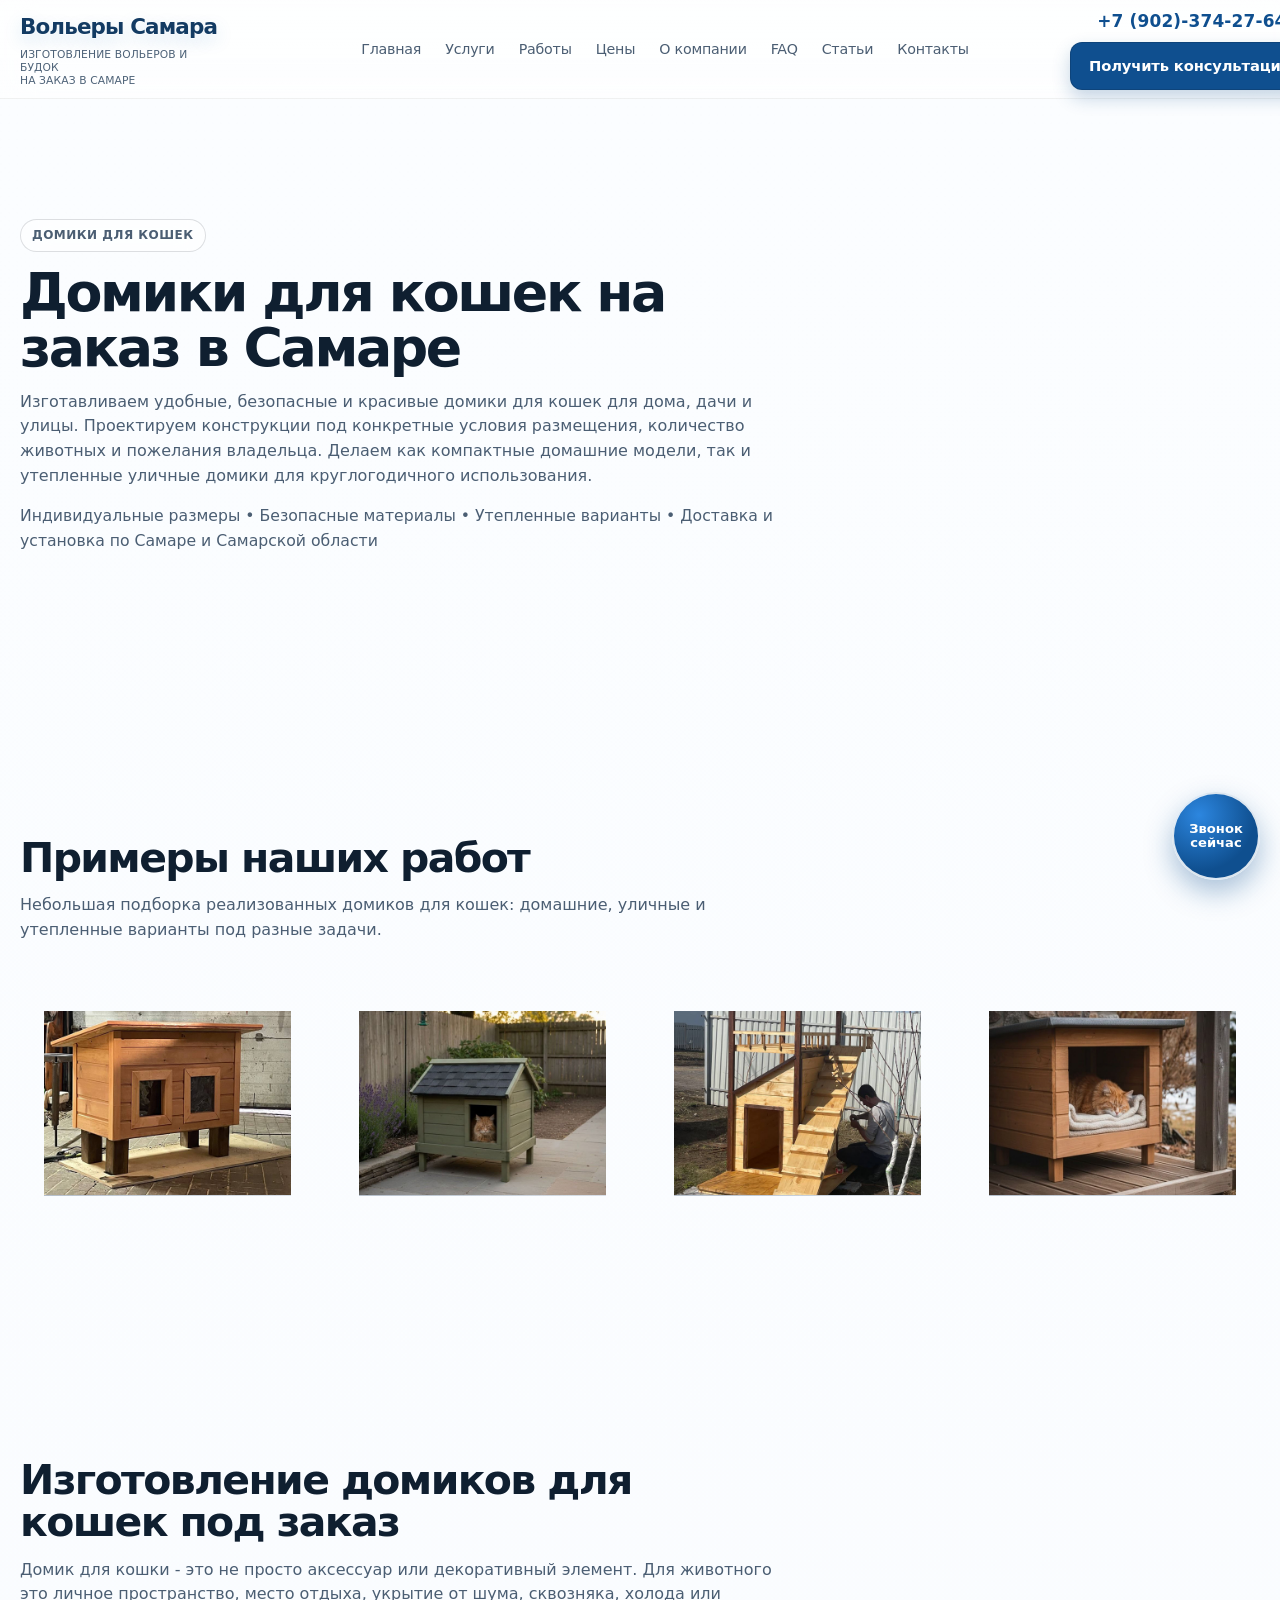
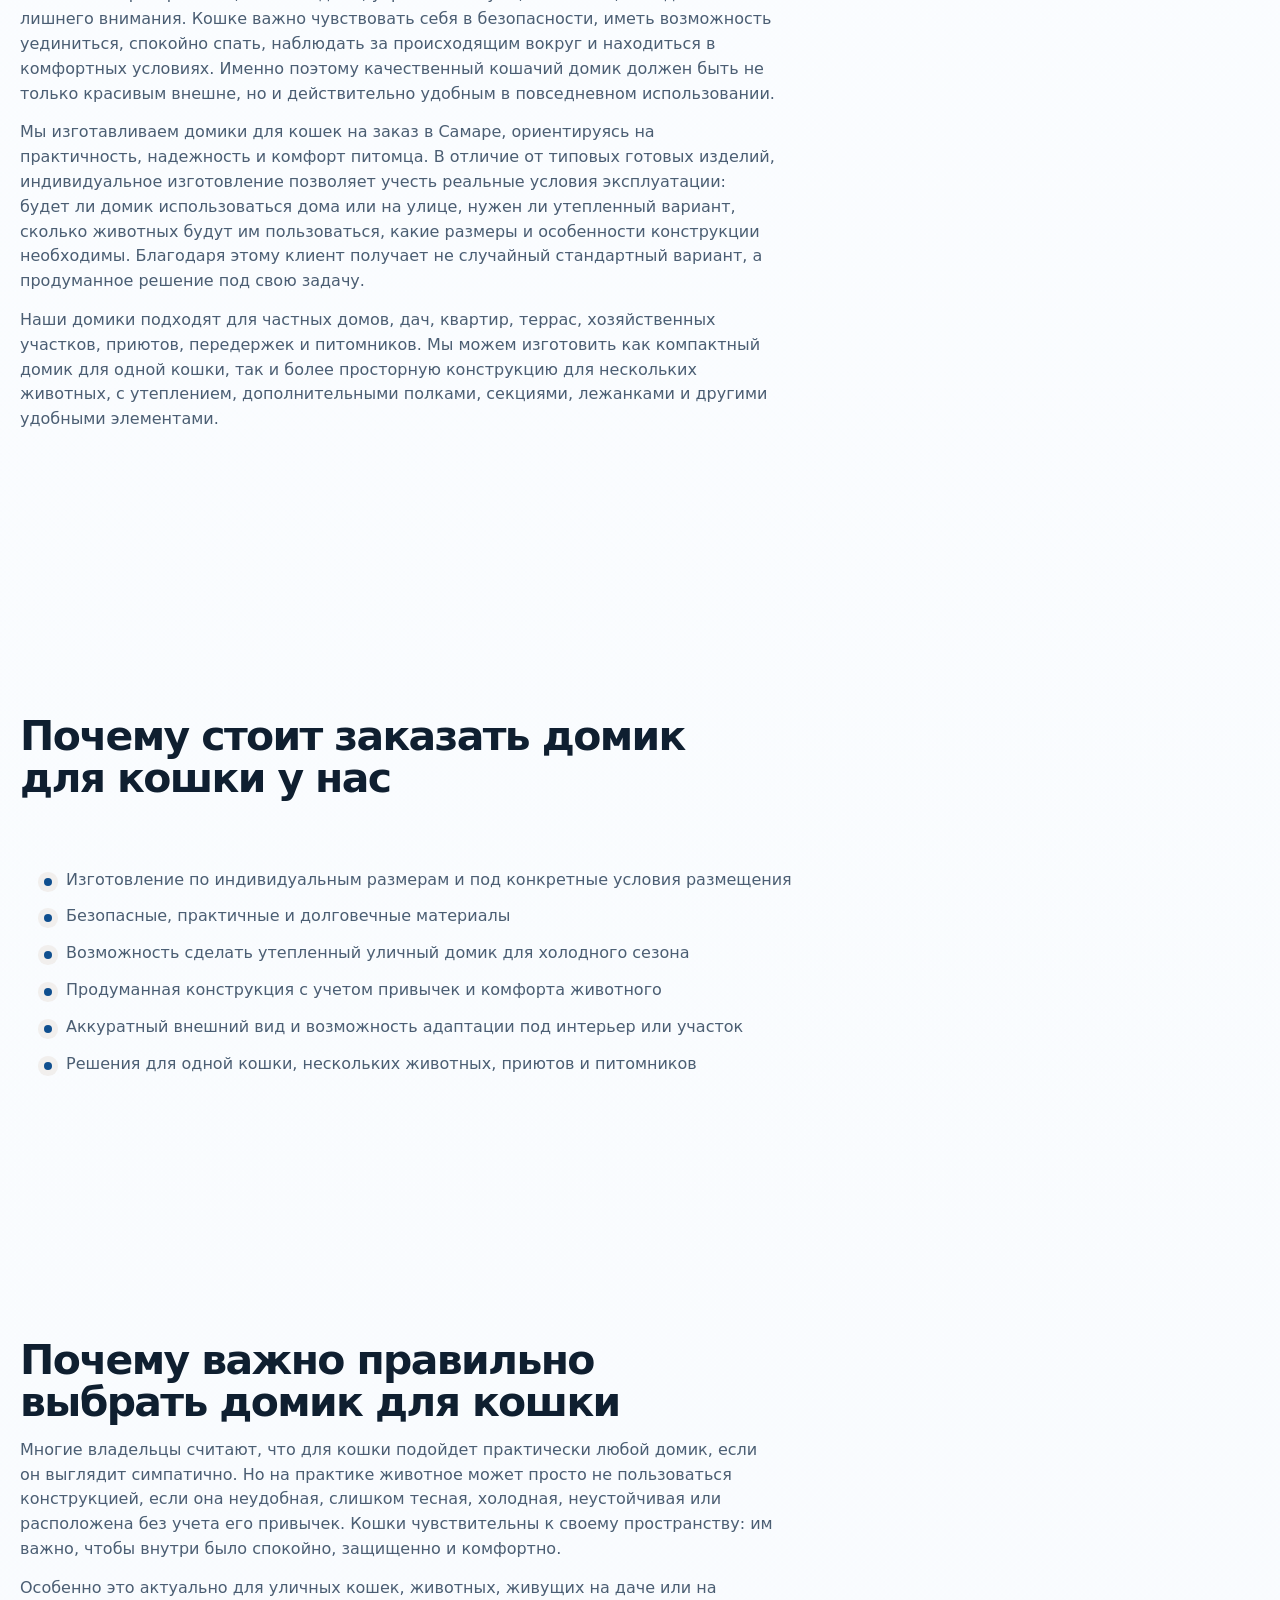
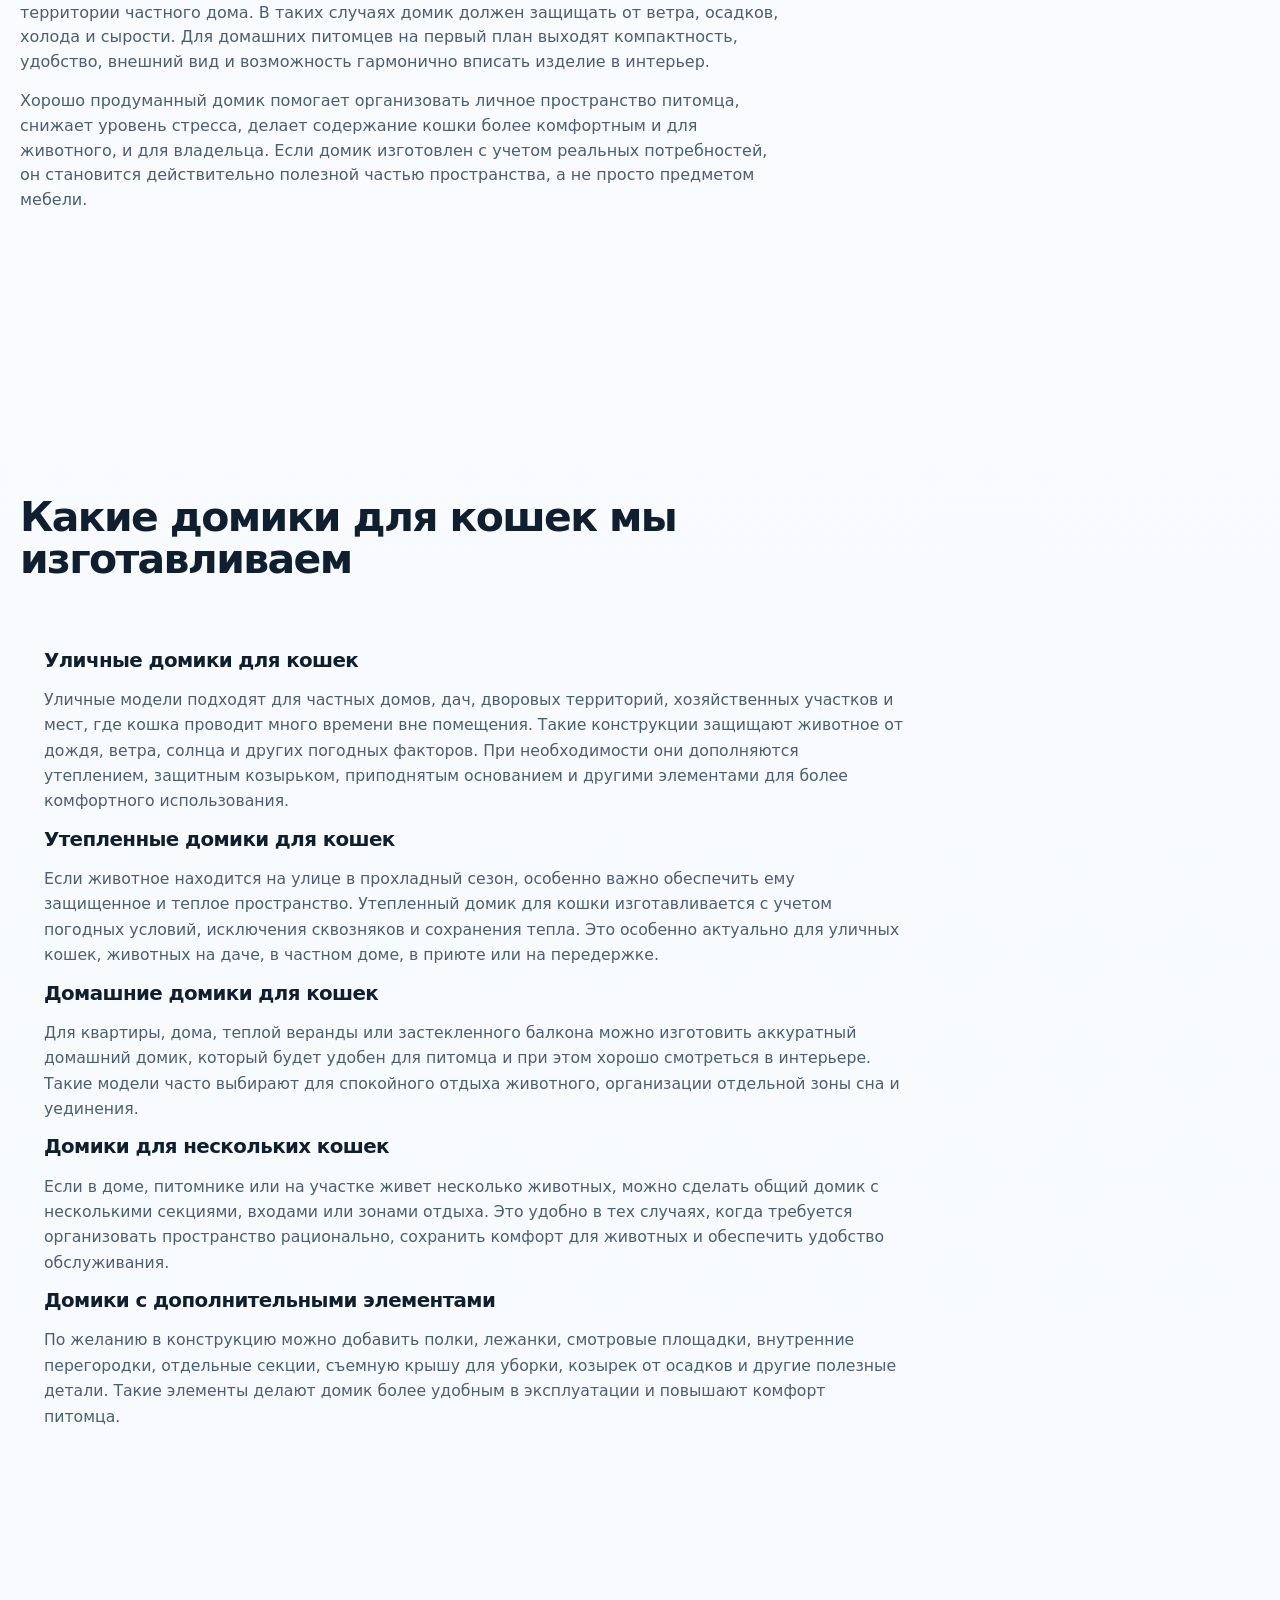
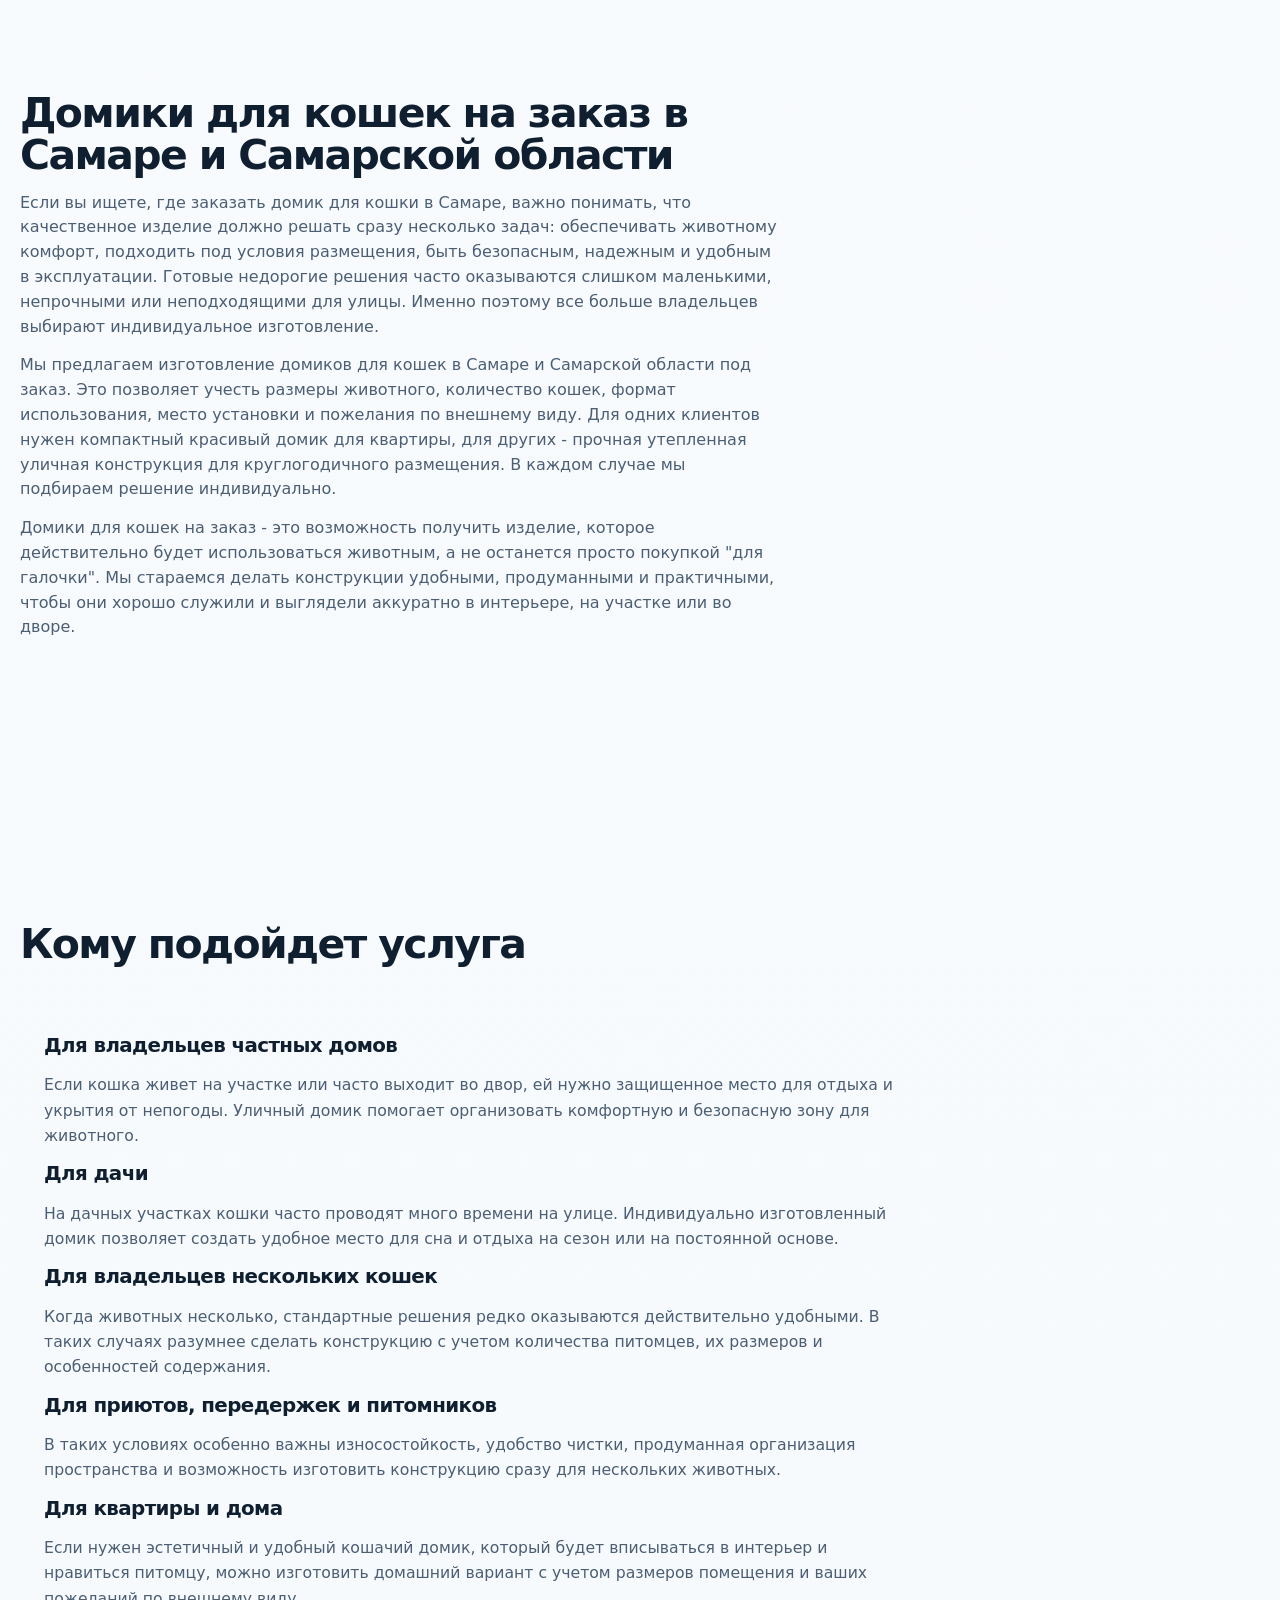
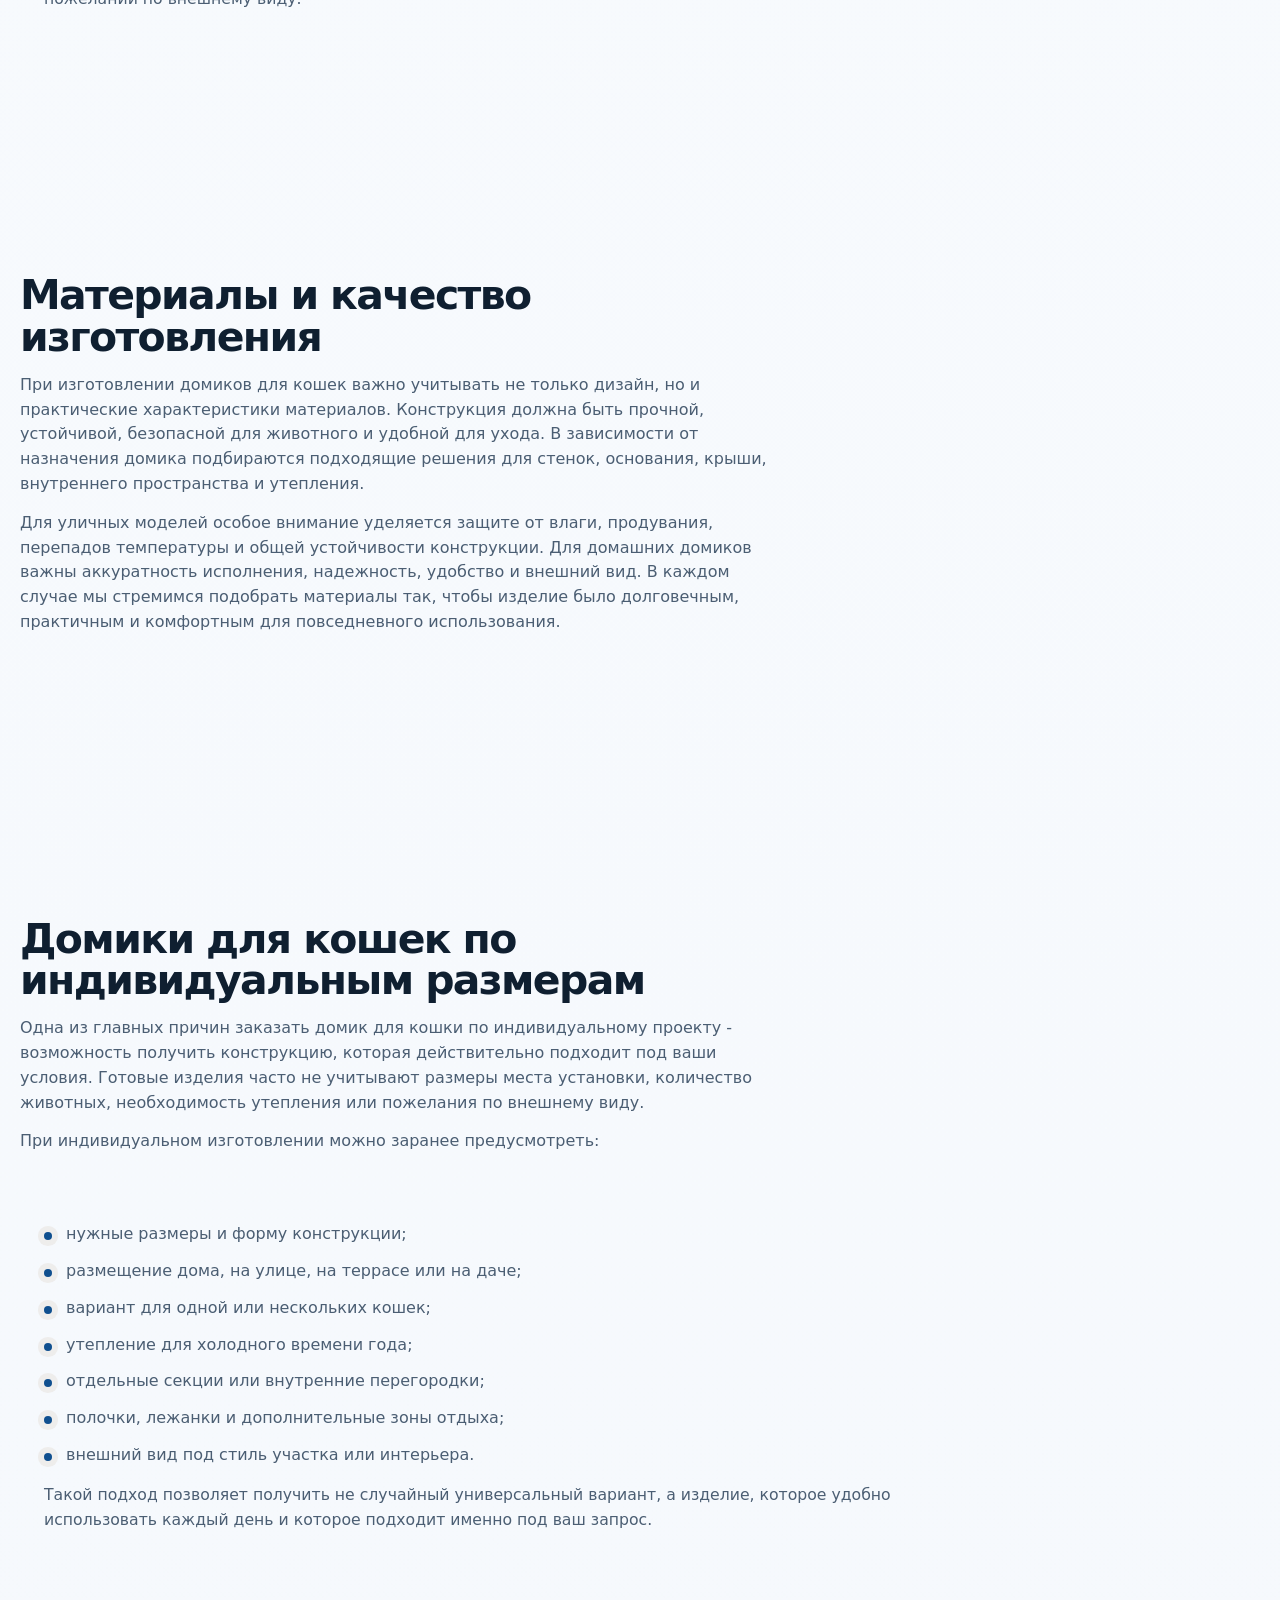
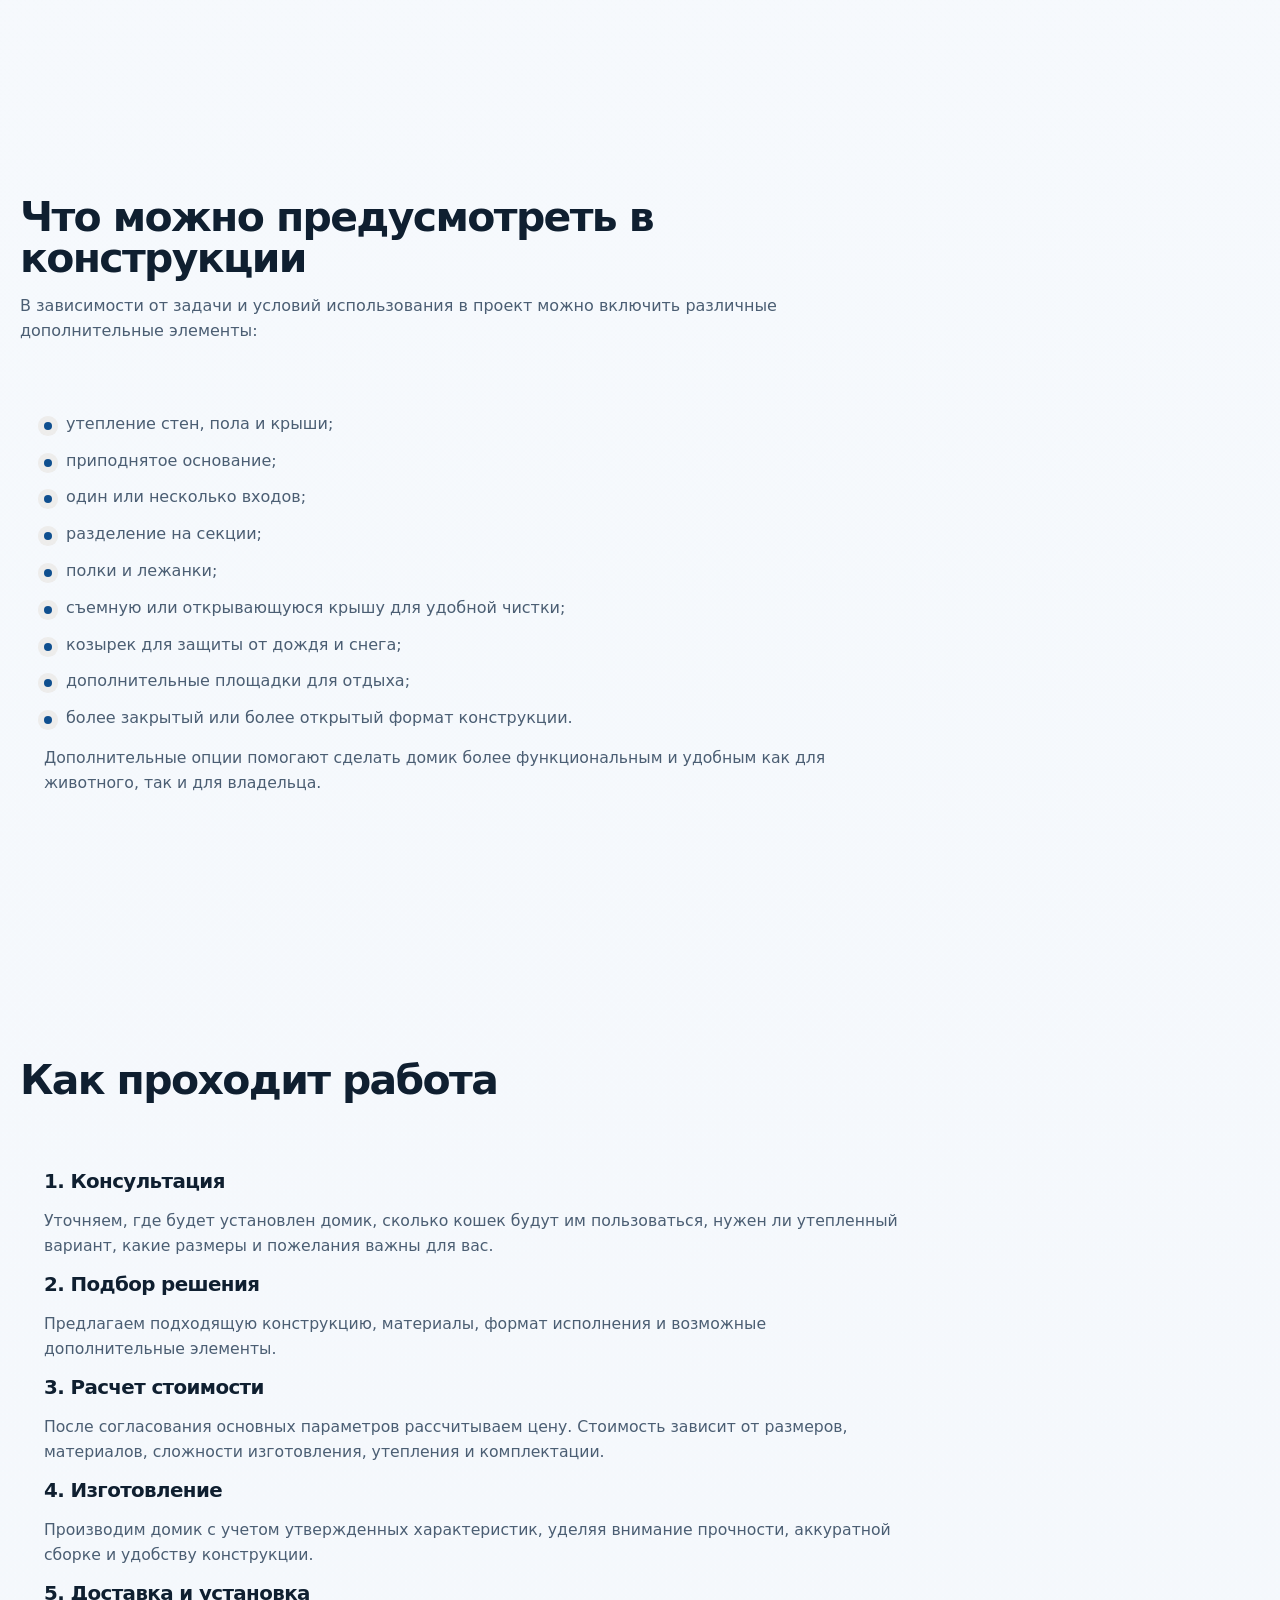
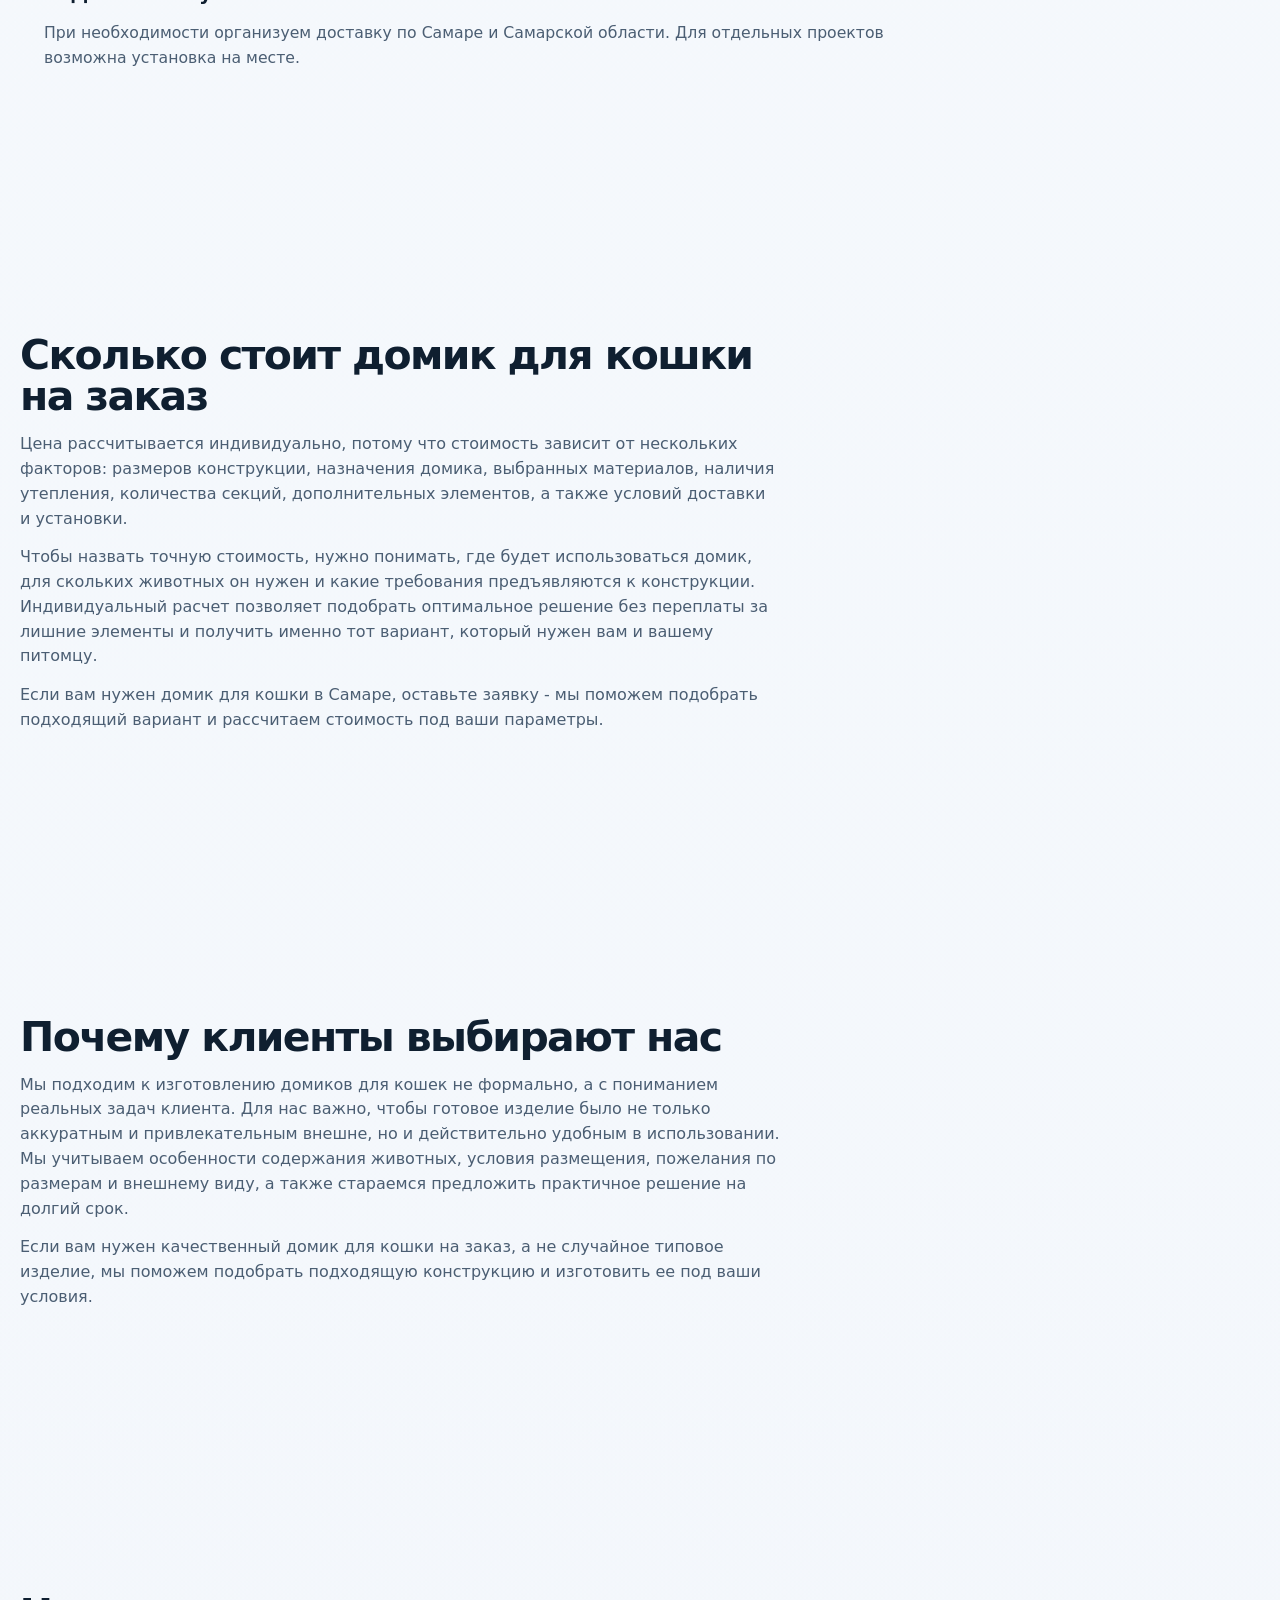
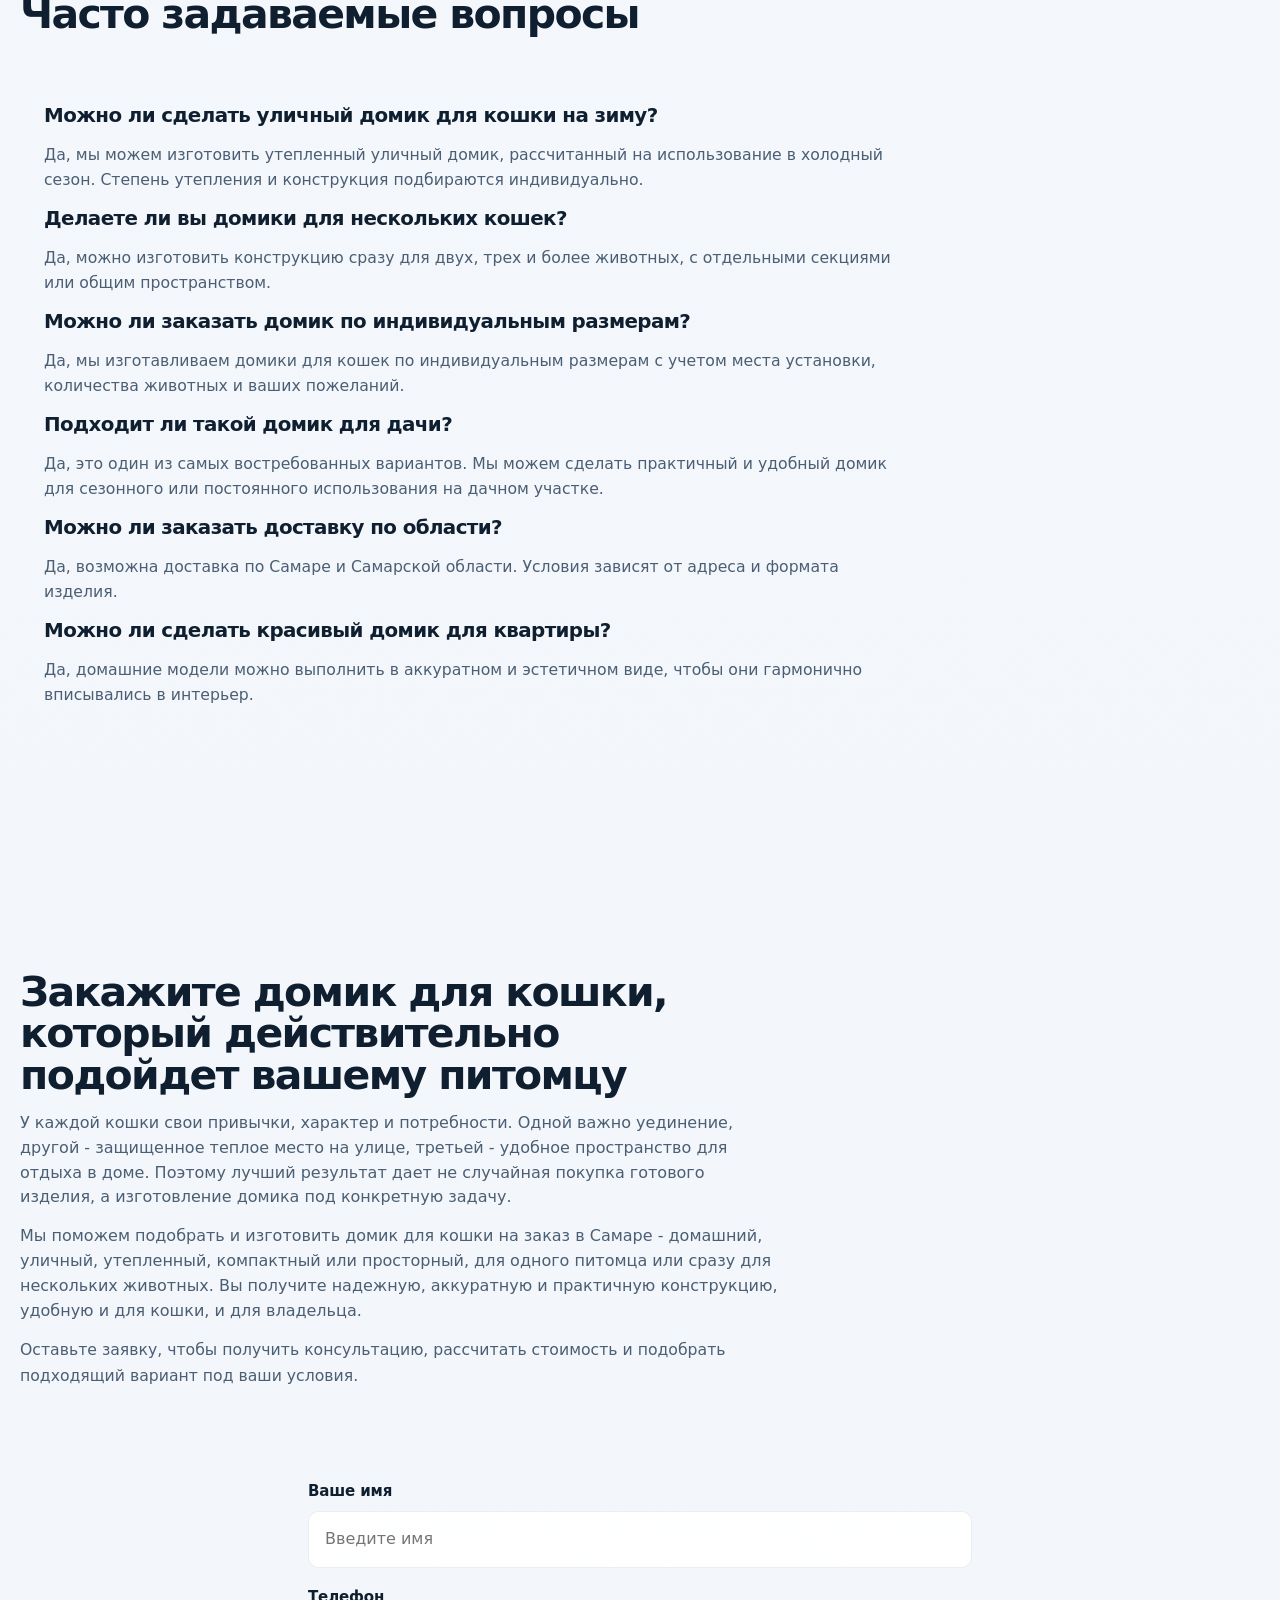
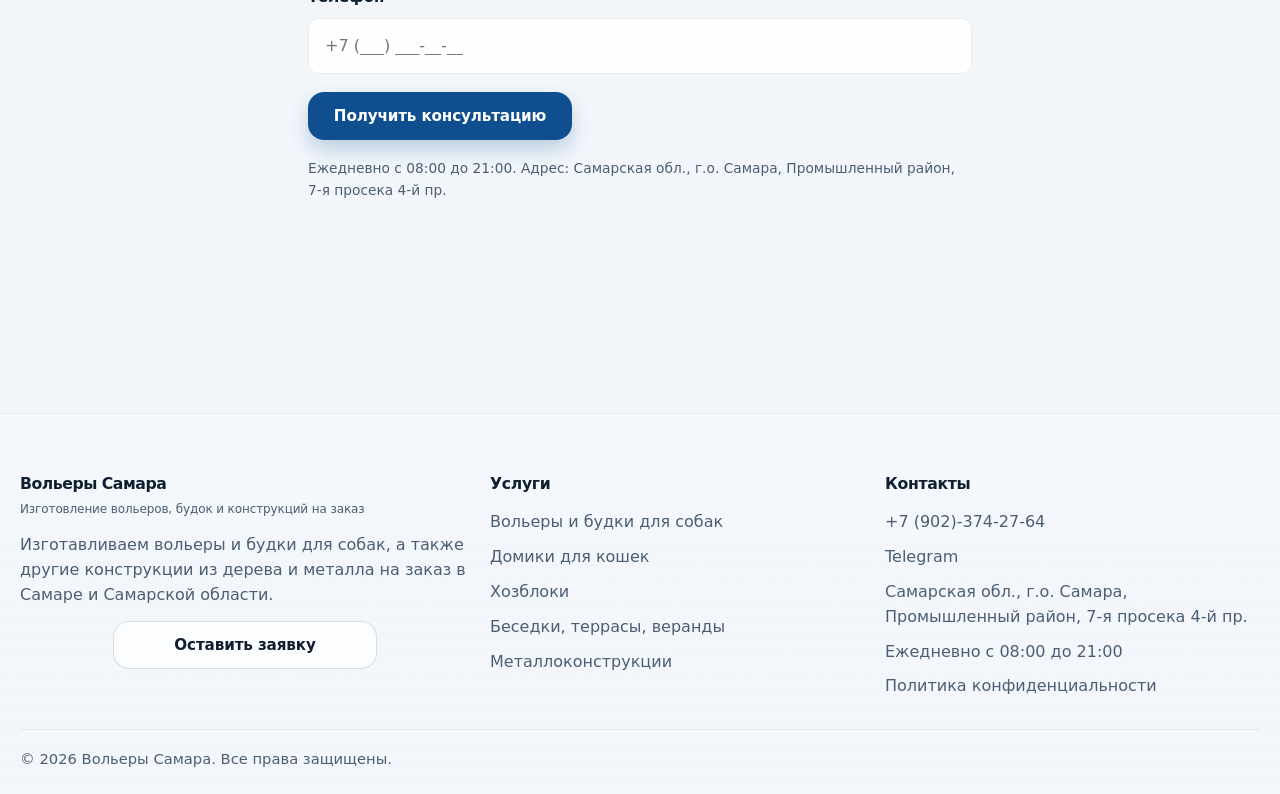
<file: domiki-dlya-koshek.html>
﻿<!DOCTYPE html>
<html lang="ru">
<head>
  <meta charset="UTF-8" />
  <meta name="viewport" content="width=device-width, initial-scale=1.0" />
  <title>Домики для кошек на заказ в Самаре | Изготовление и монтаж</title>
  <meta name="description" content="Изготавливаем удобные и красивые домики для кошек на заказ в Самаре и Самарской области. Индивидуальные размеры, безопасные материалы и продуманная комплектация." />
  <script type="application/ld+json">
    {
      "@context": "https://schema.org",
      "@type": "LocalBusiness",
      "name": "Вольеры Самара",
      "description": "Изготовление домиков для кошек на заказ в Самаре и Самарской области.",
      "telephone": "+7 (902)-374-27-64",
      "address": {
        "@type": "PostalAddress",
        "addressLocality": "Самара",
        "addressRegion": "Самарская область",
        "addressCountry": "RU"
      },
      "areaServed": [
        "Самара",
        "Самарская область",
        "Тольятти",
        "Новокуйбышевск",
        "Сызрань",
        "Чапаевск",
        "Кинель",
        "Жигулевск",
        "Отрадный"
      ],
      "openingHours": "Mo-Sa 09:00-19:00",
      "serviceType": [
        "Изготовление домиков для кошек",
        "Утепленные уличные домики для кошек",
        "Доставка и установка домиков для кошек"
      ]
    }
  </script>
  <script type="application/ld+json">
    {
      "@context": "https://schema.org",
      "@type": "FAQPage",
      "mainEntity": [
        {
          "@type": "Question",
          "name": "Можно ли сделать уличный домик для кошки на зиму?",
          "acceptedAnswer": {
            "@type": "Answer",
            "text": "Да, мы можем изготовить утепленный уличный домик, рассчитанный на использование в холодный сезон. Степень утепления и конструкция подбираются индивидуально."
          }
        },
        {
          "@type": "Question",
          "name": "Делаете ли вы домики для нескольких кошек?",
          "acceptedAnswer": {
            "@type": "Answer",
            "text": "Да, можно изготовить конструкцию сразу для двух, трех и более животных, с отдельными секциями или общим пространством."
          }
        },
        {
          "@type": "Question",
          "name": "Можно ли заказать домик по индивидуальным размерам?",
          "acceptedAnswer": {
            "@type": "Answer",
            "text": "Да, мы изготавливаем домики для кошек по индивидуальным размерам с учетом места установки, количества животных и ваших пожеланий."
          }
        },
        {
          "@type": "Question",
          "name": "Подходит ли такой домик для дачи?",
          "acceptedAnswer": {
            "@type": "Answer",
            "text": "Да, это один из самых востребованных вариантов. Мы можем сделать практичный и удобный домик для сезонного или постоянного использования на дачном участке."
          }
        },
        {
          "@type": "Question",
          "name": "Можно ли заказать доставку по области?",
          "acceptedAnswer": {
            "@type": "Answer",
            "text": "Да, возможна доставка по Самаре и Самарской области. Условия зависят от адреса и формата изделия."
          }
        },
        {
          "@type": "Question",
          "name": "Можно ли сделать красивый домик для квартиры?",
          "acceptedAnswer": {
            "@type": "Answer",
            "text": "Да, домашние модели можно выполнить в аккуратном и эстетичном виде, чтобы они гармонично вписывались в интерьер."
          }
        }
      ]
    }
  </script>
    <link rel="stylesheet" href="assets/css/services-common.css" />
</head>
<body>
  <header class="site-header">
    <div class="container">
      <div class="header-shell">
        <a class="brand" href="index.html#home" aria-label="Вольеры Самара">
          <span class="brand-title">Вольеры Самара</span>
          <span class="brand-subtitle">Изготовление вольеров и будок<br>на заказ в Самаре</span>
        </a>

        <input class="menu-toggle" type="checkbox" id="menu-toggle" aria-label="Открыть меню" />
        <label class="burger" for="menu-toggle" aria-hidden="true"><span></span></label>

        <nav class="nav" aria-label="Основная навигация">
          <ul class="nav-list">
            <li><a class="nav-link" href="index.html#home">Главная</a></li>
            <li class="dropdown desktop-only">
              <a class="dropdown-toggle" href="index.html#services">Услуги</a>
              <div class="dropdown-menu">
                <a href="index.html#service-main">Вольеры и будки для собак</a>
                <a href="domiki-dlya-koshek.html">Домики для кошек</a>
                <a href="hozbloki.html">Хозблоки</a>
                <a href="besedki-terrasy-verandy.html">Беседки, террасы, веранды</a>
                <a href="malye-arhitekturnye-formy.html">Малые архитектурные формы</a>
                <a href="metallokonstrukcii.html">Металлоконструкции</a>
                <a href="vnutrennie-raboty-i-obshivka-ban-parnyh.html">Внутренние работы и обшивка бань, парных</a>
              </div>
            </li>
            <li class="mobile-services">
              <details>
                <summary class="nav-link">Услуги</summary>
                <div class="dropdown-menu" style="display:grid; position:static; min-width:100%; transform:none; opacity:1; visibility:visible; margin-top:8px; background:rgba(245,242,237,.88); box-shadow:none;">
                  <a href="index.html#service-main">Вольеры и будки для собак</a>
                  <a href="domiki-dlya-koshek.html">Домики для кошек</a>
                  <a href="hozbloki.html">Хозблоки</a>
                  <a href="besedki-terrasy-verandy.html">Беседки, террасы, веранды</a>
                  <a href="malye-arhitekturnye-formy.html">Малые архитектурные формы</a>
                  <a href="metallokonstrukcii.html">Металлоконструкции</a>
                  <a href="vnutrennie-raboty-i-obshivka-ban-parnyh.html">Внутренние работы и обшивка бань, парных</a>
                </div>
              </details>
            </li>
            <li><a class="nav-link" href="index.html#works">Работы</a></li>
            <li><a class="nav-link" href="index.html#price">Цены</a></li>
            <li><a class="nav-link" href="index.html#about">О компании</a></li>
            <li><a class="nav-link" href="index.html#faq">FAQ</a></li>
            <li class="dropdown desktop-only">
              <a class="dropdown-toggle" href="articles/index.html">Статьи</a>
              <div class="dropdown-menu">
                <a href="articles/article-1.html">Беседка или терраса: что лучше выбрать</a>
                <a href="articles/article-2.html">Как выбрать хозблок для дачи</a>
                <a href="articles/article-3.html">Как выбрать навес для машины</a>
                <a href="articles/article-4.html">Как сделать отделку бани внутри</a></div>
            </li>
            <li class="mobile-articles">
              <details>
                <summary class="nav-link">Статьи</summary>
                <div class="dropdown-menu" style="display:grid; position:static; min-width:100%; transform:none; opacity:1; visibility:visible; margin-top:8px; background:rgba(245,242,237,.88); box-shadow:none;">
                  <a href="articles/article-1.html">Беседка или терраса: что лучше выбрать</a>
                  <a href="articles/article-2.html">Как выбрать хозблок для дачи</a>
                  <a href="articles/article-3.html">Как выбрать навес для машины</a>
                  <a href="articles/article-4.html">Как сделать отделку бани внутри</a></div>
              </details>
            </li>
            <li><a class="nav-link" href="#contacts">Контакты</a></li>
          </ul>
        </nav>

        <div class="header-actions">
          <a class="header-phone-inline" href="tel:+79023742764">+7 (902)-374-27-64</a>
          <a class="btn btn-primary js-open-lead-popup" href="#price-cta">Получить консультацию</a>
        </div>
      </div>
    </div>
  </header>

  <main>
    <section class="section service-page cats-houses" id="home">
      <div class="container">
        <div class="section-head">
          <span class="eyebrow">Домики для кошек</span>
          <h1>Домики для кошек на заказ в Самаре</h1>
          <p>
            Изготавливаем удобные, безопасные и красивые домики для кошек для дома, дачи и улицы. Проектируем конструкции под конкретные условия размещения, количество животных и пожелания владельца. Делаем как компактные домашние модели, так и утепленные уличные домики для круглогодичного использования.
          </p>
          <p class="seo-copy">
            Индивидуальные размеры • Безопасные материалы • Утепленные варианты • Доставка и установка по Самаре и Самарской области
          </p>
        </div>
      </div>
    </section>

    <section class="section cat-houses-gallery-top">
      <div class="container">
        <div class="section-head">
          <h2>Примеры наших работ</h2>
          <p>Небольшая подборка реализованных домиков для кошек: домашние, уличные и утепленные варианты под разные задачи.</p>
        </div>
        <div class="grid-4">
          <article class="service-card">
            <div class="other-service-image">
              <img src="assets/images/cat-house-01.jpg" alt="Домик для кошки для дома" loading="lazy" />
            </div>
          </article>
          <article class="service-card">
            <div class="other-service-image">
              <img src="assets/images/cat-house-02.jpg" alt="Утепленный уличный домик для кошки" loading="lazy" />
            </div>
          </article>
          <article class="service-card">
            <div class="other-service-image">
              <img src="assets/images/cat-house-03.jpg" alt="Домик для нескольких кошек" loading="lazy" />
            </div>
          </article>
          <article class="service-card">
            <div class="other-service-image">
              <img src="assets/images/cat-house-04.jpg" alt="Кошачий домик с дополнительными полками" loading="lazy" />
            </div>
          </article>
        </div>
      </div>
    </section>

    <section class="section intro" id="types">
      <div class="container">
        <div class="section-head">
          <h2>Изготовление домиков для кошек под заказ</h2>
          <p>
            Домик для кошки - это не просто аксессуар или декоративный элемент. Для животного это личное пространство, место отдыха, укрытие от шума, сквозняка, холода или лишнего внимания. Кошке важно чувствовать себя в безопасности, иметь возможность уединиться, спокойно спать, наблюдать за происходящим вокруг и находиться в комфортных условиях. Именно поэтому качественный кошачий домик должен быть не только красивым внешне, но и действительно удобным в повседневном использовании.
          </p>
          <p>
            Мы изготавливаем домики для кошек на заказ в Самаре, ориентируясь на практичность, надежность и комфорт питомца. В отличие от типовых готовых изделий, индивидуальное изготовление позволяет учесть реальные условия эксплуатации: будет ли домик использоваться дома или на улице, нужен ли утепленный вариант, сколько животных будут им пользоваться, какие размеры и особенности конструкции необходимы. Благодаря этому клиент получает не случайный стандартный вариант, а продуманное решение под свою задачу.
          </p>
          <p>
            Наши домики подходят для частных домов, дач, квартир, террас, хозяйственных участков, приютов, передержек и питомников. Мы можем изготовить как компактный домик для одной кошки, так и более просторную конструкцию для нескольких животных, с утеплением, дополнительными полками, секциями, лежанками и другими удобными элементами.
          </p>
        </div>
      </div>
    </section>

    <section class="section advantages" id="features">
      <div class="container">
        <div class="section-head">
          <h2>Почему стоит заказать домик для кошки у нас</h2>
        </div>
        <article class="card">
          <ul class="list">
            <li>Изготовление по индивидуальным размерам и под конкретные условия размещения</li>
            <li>Безопасные, практичные и долговечные материалы</li>
            <li>Возможность сделать утепленный уличный домик для холодного сезона</li>
            <li>Продуманная конструкция с учетом привычек и комфорта животного</li>
            <li>Аккуратный внешний вид и возможность адаптации под интерьер или участок</li>
            <li>Решения для одной кошки, нескольких животных, приютов и питомников</li>
          </ul>
        </article>
      </div>
    </section>

    <section class="section why-important">
      <div class="container">
        <div class="section-head">
          <h2>Почему важно правильно выбрать домик для кошки</h2>
          <p>
            Многие владельцы считают, что для кошки подойдет практически любой домик, если он выглядит симпатично. Но на практике животное может просто не пользоваться конструкцией, если она неудобная, слишком тесная, холодная, неустойчивая или расположена без учета его привычек. Кошки чувствительны к своему пространству: им важно, чтобы внутри было спокойно, защищенно и комфортно.
          </p>
          <p>
            Особенно это актуально для уличных кошек, животных, живущих на даче или на территории частного дома. В таких случаях домик должен защищать от ветра, осадков, холода и сырости. Для домашних питомцев на первый план выходят компактность, удобство, внешний вид и возможность гармонично вписать изделие в интерьер.
          </p>
          <p>
            Хорошо продуманный домик помогает организовать личное пространство питомца, снижает уровень стресса, делает содержание кошки более комфортным и для животного, и для владельца. Если домик изготовлен с учетом реальных потребностей, он становится действительно полезной частью пространства, а не просто предметом мебели.
          </p>
        </div>
      </div>
    </section>

    <section class="section types">
      <div class="container">
        <div class="section-head">
          <h2>Какие домики для кошек мы изготавливаем</h2>
        </div>
        <article class="card">
          <h3>Уличные домики для кошек</h3>
          <p class="seo-copy">Уличные модели подходят для частных домов, дач, дворовых территорий, хозяйственных участков и мест, где кошка проводит много времени вне помещения. Такие конструкции защищают животное от дождя, ветра, солнца и других погодных факторов. При необходимости они дополняются утеплением, защитным козырьком, приподнятым основанием и другими элементами для более комфортного использования.</p>
          <h3>Утепленные домики для кошек</h3>
          <p class="seo-copy">Если животное находится на улице в прохладный сезон, особенно важно обеспечить ему защищенное и теплое пространство. Утепленный домик для кошки изготавливается с учетом погодных условий, исключения сквозняков и сохранения тепла. Это особенно актуально для уличных кошек, животных на даче, в частном доме, в приюте или на передержке.</p>
          <h3>Домашние домики для кошек</h3>
          <p class="seo-copy">Для квартиры, дома, теплой веранды или застекленного балкона можно изготовить аккуратный домашний домик, который будет удобен для питомца и при этом хорошо смотреться в интерьере. Такие модели часто выбирают для спокойного отдыха животного, организации отдельной зоны сна и уединения.</p>
          <h3>Домики для нескольких кошек</h3>
          <p class="seo-copy">Если в доме, питомнике или на участке живет несколько животных, можно сделать общий домик с несколькими секциями, входами или зонами отдыха. Это удобно в тех случаях, когда требуется организовать пространство рационально, сохранить комфорт для животных и обеспечить удобство обслуживания.</p>
          <h3>Домики с дополнительными элементами</h3>
          <p class="seo-copy">По желанию в конструкцию можно добавить полки, лежанки, смотровые площадки, внутренние перегородки, отдельные секции, съемную крышу для уборки, козырек от осадков и другие полезные детали. Такие элементы делают домик более удобным в эксплуатации и повышают комфорт питомца.</p>
        </article>
      </div>
    </section>

    <section class="section seo-description">
      <div class="container">
        <div class="section-head">
          <h2>Домики для кошек на заказ в Самаре и Самарской области</h2>
          <p>
            Если вы ищете, где заказать домик для кошки в Самаре, важно понимать, что качественное изделие должно решать сразу несколько задач: обеспечивать животному комфорт, подходить под условия размещения, быть безопасным, надежным и удобным в эксплуатации. Готовые недорогие решения часто оказываются слишком маленькими, непрочными или неподходящими для улицы. Именно поэтому все больше владельцев выбирают индивидуальное изготовление.
          </p>
          <p>
            Мы предлагаем изготовление домиков для кошек в Самаре и Самарской области под заказ. Это позволяет учесть размеры животного, количество кошек, формат использования, место установки и пожелания по внешнему виду. Для одних клиентов нужен компактный красивый домик для квартиры, для других - прочная утепленная уличная конструкция для круглогодичного размещения. В каждом случае мы подбираем решение индивидуально.
          </p>
          <p>
            Домики для кошек на заказ - это возможность получить изделие, которое действительно будет использоваться животным, а не останется просто покупкой "для галочки". Мы стараемся делать конструкции удобными, продуманными и практичными, чтобы они хорошо служили и выглядели аккуратно в интерьере, на участке или во дворе.
          </p>
        </div>
      </div>
    </section>

    <section class="section for-whom">
      <div class="container">
        <div class="section-head">
          <h2>Кому подойдет услуга</h2>
        </div>
        <article class="card">
          <h3>Для владельцев частных домов</h3>
          <p class="seo-copy">Если кошка живет на участке или часто выходит во двор, ей нужно защищенное место для отдыха и укрытия от непогоды. Уличный домик помогает организовать комфортную и безопасную зону для животного.</p>
          <h3>Для дачи</h3>
          <p class="seo-copy">На дачных участках кошки часто проводят много времени на улице. Индивидуально изготовленный домик позволяет создать удобное место для сна и отдыха на сезон или на постоянной основе.</p>
          <h3>Для владельцев нескольких кошек</h3>
          <p class="seo-copy">Когда животных несколько, стандартные решения редко оказываются действительно удобными. В таких случаях разумнее сделать конструкцию с учетом количества питомцев, их размеров и особенностей содержания.</p>
          <h3>Для приютов, передержек и питомников</h3>
          <p class="seo-copy">В таких условиях особенно важны износостойкость, удобство чистки, продуманная организация пространства и возможность изготовить конструкцию сразу для нескольких животных.</p>
          <h3>Для квартиры и дома</h3>
          <p class="seo-copy">Если нужен эстетичный и удобный кошачий домик, который будет вписываться в интерьер и нравиться питомцу, можно изготовить домашний вариант с учетом размеров помещения и ваших пожеланий по внешнему виду.</p>
        </article>
      </div>
    </section>

    <section class="section materials">
      <div class="container">
        <div class="section-head">
          <h2>Материалы и качество изготовления</h2>
          <p>
            При изготовлении домиков для кошек важно учитывать не только дизайн, но и практические характеристики материалов. Конструкция должна быть прочной, устойчивой, безопасной для животного и удобной для ухода. В зависимости от назначения домика подбираются подходящие решения для стенок, основания, крыши, внутреннего пространства и утепления.
          </p>
          <p>
            Для уличных моделей особое внимание уделяется защите от влаги, продувания, перепадов температуры и общей устойчивости конструкции. Для домашних домиков важны аккуратность исполнения, надежность, удобство и внешний вид. В каждом случае мы стремимся подобрать материалы так, чтобы изделие было долговечным, практичным и комфортным для повседневного использования.
          </p>
        </div>
      </div>
    </section>

    <section class="section custom">
      <div class="container">
        <div class="section-head">
          <h2>Домики для кошек по индивидуальным размерам</h2>
          <p>
            Одна из главных причин заказать домик для кошки по индивидуальному проекту - возможность получить конструкцию, которая действительно подходит под ваши условия. Готовые изделия часто не учитывают размеры места установки, количество животных, необходимость утепления или пожелания по внешнему виду.
          </p>
          <p>При индивидуальном изготовлении можно заранее предусмотреть:</p>
        </div>
        <article class="card">
          <ul class="list">
            <li>нужные размеры и форму конструкции;</li>
            <li>размещение дома, на улице, на террасе или на даче;</li>
            <li>вариант для одной или нескольких кошек;</li>
            <li>утепление для холодного времени года;</li>
            <li>отдельные секции или внутренние перегородки;</li>
            <li>полочки, лежанки и дополнительные зоны отдыха;</li>
            <li>внешний вид под стиль участка или интерьера.</li>
          </ul>
          <p class="seo-copy">Такой подход позволяет получить не случайный универсальный вариант, а изделие, которое удобно использовать каждый день и которое подходит именно под ваш запрос.</p>
        </article>
      </div>
    </section>

    <section class="section options">
      <div class="container">
        <div class="section-head">
          <h2>Что можно предусмотреть в конструкции</h2>
          <p>В зависимости от задачи и условий использования в проект можно включить различные дополнительные элементы:</p>
        </div>
        <article class="card">
          <ul class="list">
            <li>утепление стен, пола и крыши;</li>
            <li>приподнятое основание;</li>
            <li>один или несколько входов;</li>
            <li>разделение на секции;</li>
            <li>полки и лежанки;</li>
            <li>съемную или открывающуюся крышу для удобной чистки;</li>
            <li>козырек для защиты от дождя и снега;</li>
            <li>дополнительные площадки для отдыха;</li>
            <li>более закрытый или более открытый формат конструкции.</li>
          </ul>
          <p class="seo-copy">Дополнительные опции помогают сделать домик более функциональным и удобным как для животного, так и для владельца.</p>
        </article>
      </div>
    </section>

    <section class="section process">
      <div class="container">
        <div class="section-head">
          <h2>Как проходит работа</h2>
        </div>
        <article class="card">
          <h3>1. Консультация</h3>
          <p class="seo-copy">Уточняем, где будет установлен домик, сколько кошек будут им пользоваться, нужен ли утепленный вариант, какие размеры и пожелания важны для вас.</p>
          <h3>2. Подбор решения</h3>
          <p class="seo-copy">Предлагаем подходящую конструкцию, материалы, формат исполнения и возможные дополнительные элементы.</p>
          <h3>3. Расчет стоимости</h3>
          <p class="seo-copy">После согласования основных параметров рассчитываем цену. Стоимость зависит от размеров, материалов, сложности изготовления, утепления и комплектации.</p>
          <h3>4. Изготовление</h3>
          <p class="seo-copy">Производим домик с учетом утвержденных характеристик, уделяя внимание прочности, аккуратной сборке и удобству конструкции.</p>
          <h3>5. Доставка и установка</h3>
          <p class="seo-copy">При необходимости организуем доставку по Самаре и Самарской области. Для отдельных проектов возможна установка на месте.</p>
        </article>
      </div>
    </section>

    <section class="section price">
      <div class="container">
        <div class="section-head">
          <h2>Сколько стоит домик для кошки на заказ</h2>
          <p>
            Цена рассчитывается индивидуально, потому что стоимость зависит от нескольких факторов: размеров конструкции, назначения домика, выбранных материалов, наличия утепления, количества секций, дополнительных элементов, а также условий доставки и установки.
          </p>
          <p>
            Чтобы назвать точную стоимость, нужно понимать, где будет использоваться домик, для скольких животных он нужен и какие требования предъявляются к конструкции. Индивидуальный расчет позволяет подобрать оптимальное решение без переплаты за лишние элементы и получить именно тот вариант, который нужен вам и вашему питомцу.
          </p>
          <p>
            Если вам нужен домик для кошки в Самаре, оставьте заявку - мы поможем подобрать подходящий вариант и рассчитаем стоимость под ваши параметры.
          </p>
        </div>
      </div>
    </section>

    <section class="section trust">
      <div class="container">
        <div class="section-head">
          <h2>Почему клиенты выбирают нас</h2>
          <p>
            Мы подходим к изготовлению домиков для кошек не формально, а с пониманием реальных задач клиента. Для нас важно, чтобы готовое изделие было не только аккуратным и привлекательным внешне, но и действительно удобным в использовании. Мы учитываем особенности содержания животных, условия размещения, пожелания по размерам и внешнему виду, а также стараемся предложить практичное решение на долгий срок.
          </p>
          <p>
            Если вам нужен качественный домик для кошки на заказ, а не случайное типовое изделие, мы поможем подобрать подходящую конструкцию и изготовить ее под ваши условия.
          </p>
        </div>
      </div>
    </section>

    <section class="section faq">
      <div class="container">
        <div class="section-head">
          <h2>Часто задаваемые вопросы</h2>
        </div>
        <article class="card">
          <h3>Можно ли сделать уличный домик для кошки на зиму?</h3>
          <p class="seo-copy">Да, мы можем изготовить утепленный уличный домик, рассчитанный на использование в холодный сезон. Степень утепления и конструкция подбираются индивидуально.</p>
          <h3>Делаете ли вы домики для нескольких кошек?</h3>
          <p class="seo-copy">Да, можно изготовить конструкцию сразу для двух, трех и более животных, с отдельными секциями или общим пространством.</p>
          <h3>Можно ли заказать домик по индивидуальным размерам?</h3>
          <p class="seo-copy">Да, мы изготавливаем домики для кошек по индивидуальным размерам с учетом места установки, количества животных и ваших пожеланий.</p>
          <h3>Подходит ли такой домик для дачи?</h3>
          <p class="seo-copy">Да, это один из самых востребованных вариантов. Мы можем сделать практичный и удобный домик для сезонного или постоянного использования на дачном участке.</p>
          <h3>Можно ли заказать доставку по области?</h3>
          <p class="seo-copy">Да, возможна доставка по Самаре и Самарской области. Условия зависят от адреса и формата изделия.</p>
          <h3>Можно ли сделать красивый домик для квартиры?</h3>
          <p class="seo-copy">Да, домашние модели можно выполнить в аккуратном и эстетичном виде, чтобы они гармонично вписывались в интерьер.</p>
        </article>
      </div>
    </section>

    <section class="section cta" id="contacts">
      <div class="container">
        <div class="section-head">
          <h2>Закажите домик для кошки, который действительно подойдет вашему питомцу</h2>
          <p>
            У каждой кошки свои привычки, характер и потребности. Одной важно уединение, другой - защищенное теплое место на улице, третьей - удобное пространство для отдыха в доме. Поэтому лучший результат дает не случайная покупка готового изделия, а изготовление домика под конкретную задачу.
          </p>
          <p>
            Мы поможем подобрать и изготовить домик для кошки на заказ в Самаре - домашний, уличный, утепленный, компактный или просторный, для одного питомца или сразу для нескольких животных. Вы получите надежную, аккуратную и практичную конструкцию, удобную и для кошки, и для владельца.
          </p>
          <p class="seo-copy">Оставьте заявку, чтобы получить консультацию, рассчитать стоимость и подобрать подходящий вариант под ваши условия.</p>
        </div>

        <article class="contact-card" style="max-width:760px; margin-inline:auto;">
          <form class="price-form" id="cat-house-form">
            <div class="field">
              <label for="cat-house-name">Ваше имя</label>
              <input class="input" id="cat-house-name" type="text" name="name" placeholder="Введите имя" required />
            </div>
            <div class="field">
              <label for="cat-house-phone">Телефон</label>
              <input class="input" id="cat-house-phone" type="tel" name="phone" placeholder="+7 (___) ___-__-__" required />
            </div>
            <input type="text" name="website" tabindex="-1" autocomplete="off" style="position:absolute;left:-9999px;opacity:0;pointer-events:none;" aria-hidden="true" />
            <button class="btn btn-primary" type="submit">Получить консультацию</button>
            <p class="muted" style="font-size:.86rem;">Ежедневно с 08:00 до 21:00. Адрес: Самарская обл., г.о. Самара, Промышленный район, 7-я просека 4-й пр.</p>
          </form>
        </article>
      </div>
    </section>
  </main>

  <footer class="footer">
    <div class="container">
      <div class="footer-grid">
        <div class="footer-col">
          <a class="brand" href="index.html#home">
            <span class="brand-title">Вольеры Самара</span>
            <span class="brand-subtitle">Изготовление вольеров, будок и конструкций на заказ</span>
          </a>
          <p class="footer-copy">Изготавливаем вольеры и будки для собак, а также другие конструкции из дерева и металла на заказ в Самаре и Самарской области.</p>
          <div class="footer-actions">
            <a class="btn btn-secondary js-open-lead-popup" href="#price-cta">Оставить заявку</a>
          </div>
        </div>

        <div class="footer-col">
          <div class="footer-title">Услуги</div>
          <div class="footer-services">
            <a href="index.html#service-main">Вольеры и будки для собак</a>
            <a href="domiki-dlya-koshek.html">Домики для кошек</a>
            <a href="hozbloki.html">Хозблоки</a>
            <a href="besedki-terrasy-verandy.html">Беседки, террасы, веранды</a>
            <a href="metallokonstrukcii.html">Металлоконструкции</a>
          </div>
        </div>

        <div class="footer-col">
          <div class="footer-title">Контакты</div>
          <div class="footer-contacts">
            <a href="tel:+79023742764">+7 (902)-374-27-64</a>
            <a href="https://t.me/+79023742764" target="_blank" rel="noopener noreferrer">Telegram</a>
            <span class="muted">Самарская обл., г.о. Самара, Промышленный район, 7-я просека 4-й пр.</span>
            <span class="muted">Ежедневно с 08:00 до 21:00</span>
            <a class="footer-policy" href="#">Политика конфиденциальности</a>
          </div>
        </div>
      </div>

      <div class="footer-bottom">
        <span>© 2026 Вольеры Самара. Все права защищены.</span>
      </div>
    </div>
  </footer>
  <a class="call-sticker" href="tel:+79023742764" aria-label="Позвонить: +7 (902)-374-27-64">
    <span>Звонок<br>сейчас</span>
  </a>
  <button class="scroll-top" type="button" aria-label="Вернуться наверх">↑</button>
  <div class="lead-popup" id="lead-popup" aria-hidden="true">
    <div class="lead-popup__panel" role="dialog" aria-modal="true" aria-labelledby="lead-popup-title">
      <button class="lead-popup__close" type="button" aria-label="Закрыть форму" data-popup-close>&times;</button>
      <div class="lead-popup__head">
        <h3 id="lead-popup-title">Оставьте заявку</h3>
        <p>Мы перезвоним в течение 10 минут</p>
      </div>
      <form class="lead-popup__form" id="lead-popup-form">
        <div class="field">
          <label for="lead-name">Имя</label>
          <input class="input" id="lead-name" name="name" type="text" autocomplete="name" required />
        </div>
        <div class="field">
          <label for="lead-phone">Телефон</label>
          <input class="input" id="lead-phone" name="phone" type="tel" inputmode="numeric" autocomplete="tel" placeholder="+7 (___) ___-__-__" required />
        </div>
        <input type="text" name="website" tabindex="-1" autocomplete="off" style="position:absolute;left:-9999px;opacity:0;pointer-events:none;" aria-hidden="true" />
        <button class="btn btn-primary" type="submit">Отправить заявку</button>
        <p class="lead-popup__consent"><span class="lead-popup__consent-mark" aria-hidden="true">&#10003;</span>Нажимая кнопку вы соглашаетесь с обработкой данных</p>
      </form>
    </div>
  </div>
  <script>
    (function () {
      var menuToggle = document.getElementById('menu-toggle');
      var nav = document.querySelector('.nav');
      var scrollTopButton = document.querySelector('.scroll-top');
      var leadPopup = document.getElementById('lead-popup');
      var leadPopupForm = document.getElementById('lead-popup-form');
      var leadNameInput = document.getElementById('lead-name');
      var leadPhoneInput = document.getElementById('lead-phone');
      var leadSubmitButton = leadPopupForm ? leadPopupForm.querySelector('button[type="submit"]') : null;
      var popupCloseButton = document.querySelector('[data-popup-close]');
      var popupTriggers = document.querySelectorAll('.js-open-lead-popup');
      var catHouseForm = document.getElementById('cat-house-form');
      var catHousePhoneInput = document.getElementById('cat-house-phone');
      var catHouseSubmitButton = catHouseForm ? catHouseForm.querySelector('button[type="submit"]') : null;

      var getPhoneDigits = function (value) {
        var digits = (value || '').replace(/\D/g, '');
        if (digits.length > 0 && (digits.charAt(0) === '7' || digits.charAt(0) === '8')) {
          digits = digits.slice(1);
        }
        return digits.slice(0, 10);
      };

      var formatPhone = function (value) {
        var digits = getPhoneDigits(value);
        var padded = (digits + '__________').slice(0, 10);
        return '+7 (' + padded.slice(0, 3) + ') ' + padded.slice(3, 6) + '-' + padded.slice(6, 8) + '-' + padded.slice(8, 10);
      };

      var openPopup = function () {
        if (!leadPopup) return;
        leadPopup.classList.add('is-open');
        leadPopup.setAttribute('aria-hidden', 'false');
        document.body.classList.add('modal-open');
        if (leadNameInput) leadNameInput.focus();
      };

      var closePopup = function () {
        if (!leadPopup) return;
        leadPopup.classList.remove('is-open');
        leadPopup.setAttribute('aria-hidden', 'true');
        document.body.classList.remove('modal-open');
      };

      if (menuToggle && nav) {
        var syncMenuState = function () {
          var isOpen = !!menuToggle.checked;
          document.body.classList.toggle('menu-open', isOpen);
          if (isOpen) {
            nav.scrollTop = 0;
          }
        };

        menuToggle.addEventListener('change', syncMenuState);
        syncMenuState();

        nav.addEventListener('click', function (event) {
          var link = event.target.closest('a[href]');
          if (!link) return;
          menuToggle.checked = false;
          syncMenuState();
        });

        var mobileAccordions = nav.querySelectorAll('.mobile-services details, .mobile-articles details');
        mobileAccordions.forEach(function (accordion) {
          var summary = accordion.querySelector('summary');
          if (!summary) return;

          summary.addEventListener('click', function (event) {
            event.preventDefault();
            var shouldOpen = !accordion.hasAttribute('open');

            mobileAccordions.forEach(function (item) {
              item.removeAttribute('open');
            });

            if (shouldOpen) {
              accordion.setAttribute('open', '');
            }
          });
        });
      }

      if (scrollTopButton) {
        var toggleScrollTop = function () {
          if (window.scrollY > 500) {
            scrollTopButton.classList.add('is-visible');
          } else {
            scrollTopButton.classList.remove('is-visible');
          }
        };

        window.addEventListener('scroll', toggleScrollTop, { passive: true });
        toggleScrollTop();

        scrollTopButton.addEventListener('click', function () {
          window.scrollTo({ top: 0, behavior: 'smooth' });
        });
      }

      if (popupTriggers.length) {
        popupTriggers.forEach(function (trigger) {
          trigger.addEventListener('click', function (event) {
            event.preventDefault();
            openPopup();
          });
        });
      }

      if (popupCloseButton) {
        popupCloseButton.addEventListener('click', closePopup);
      }

      if (leadPopup) {
        leadPopup.addEventListener('click', function (event) {
          if (event.target === leadPopup) {
            closePopup();
          }
        });
      }

      if (leadPhoneInput) {
        leadPhoneInput.addEventListener('focus', function () {
          if (!leadPhoneInput.value) {
            leadPhoneInput.value = formatPhone('');
          }
        });

        leadPhoneInput.addEventListener('input', function () {
          leadPhoneInput.value = formatPhone(leadPhoneInput.value);
          leadPhoneInput.setCustomValidity('');
        });
      }

      if (leadPopupForm) {
        leadPopupForm.addEventListener('submit', async function (event) {
          var phoneDigits = getPhoneDigits(leadPhoneInput ? leadPhoneInput.value : '');
          if (leadPhoneInput && phoneDigits.length !== 10) {
            event.preventDefault();
            leadPhoneInput.setCustomValidity('Укажите телефон полностью.');
            leadPhoneInput.reportValidity();
            return;
          }
          if (leadPhoneInput) {
            leadPhoneInput.setCustomValidity('');
          }
          event.preventDefault();

          var nameValue = leadNameInput ? leadNameInput.value.trim() : '';
          if (leadNameInput && nameValue.length < 2) {
            leadNameInput.setCustomValidity('Укажите имя.');
            leadNameInput.reportValidity();
            return;
          }
          if (leadNameInput) {
            leadNameInput.setCustomValidity('');
          }

          if (leadSubmitButton) {
            leadSubmitButton.disabled = true;
            leadSubmitButton.textContent = 'Отправка...';
          }

          try {
            var formData = new FormData(leadPopupForm);
            var response = await fetch('send_lead.php', {
              method: 'POST',
              body: formData,
              headers: { 'Accept': 'application/json' }
            });

            var data = await response.json().catch(function () {
              return { ok: false, message: 'Сервер вернул некорректный ответ.' };
            });

            if (!response.ok || !data.ok) {
              window.alert(data.message || 'Не удалось отправить заявку. Попробуйте позже.');
              return;
            }

            window.alert('Спасибо! Заявка отправлена, мы скоро свяжемся с вами.');
            leadPopupForm.reset();
            if (leadPhoneInput) leadPhoneInput.value = '';
            closePopup();
          } catch (error) {
            window.alert('Ошибка отправки. Проверьте подключение к интернету и повторите попытку.');
          } finally {
            if (leadSubmitButton) {
              leadSubmitButton.disabled = false;
              leadSubmitButton.textContent = 'Отправить заявку';
            }
          }
        });
      }


      if (catHousePhoneInput) {
        catHousePhoneInput.addEventListener('focus', function () {
          if (!catHousePhoneInput.value) {
            catHousePhoneInput.value = formatPhone('');
          }
        });

        catHousePhoneInput.addEventListener('input', function () {
          catHousePhoneInput.value = formatPhone(catHousePhoneInput.value);
          catHousePhoneInput.setCustomValidity('');
        });
      }

      if (catHouseForm) {
        catHouseForm.addEventListener('submit', async function (event) {
          event.preventDefault();
          var phoneDigits = getPhoneDigits(catHousePhoneInput ? catHousePhoneInput.value : '');
          if (catHousePhoneInput && phoneDigits.length !== 10) {
            catHousePhoneInput.setCustomValidity('Укажите телефон полностью.');
            catHousePhoneInput.reportValidity();
            return;
          }
          if (catHousePhoneInput) {
            catHousePhoneInput.setCustomValidity('');
          }

          if (catHouseSubmitButton) {
            catHouseSubmitButton.disabled = true;
            catHouseSubmitButton.textContent = 'Отправка...';
          }

          try {
            var formData = new FormData(catHouseForm);
            var response = await fetch('send_lead.php', {
              method: 'POST',
              body: formData,
              headers: { 'Accept': 'application/json' }
            });

            var data = await response.json().catch(function () {
              return { ok: false, message: 'Сервер вернул некорректный ответ.' };
            });

            if (!response.ok || !data.ok) {
              window.alert(data.message || 'Не удалось отправить заявку. Попробуйте позже.');
              return;
            }

            window.alert('Спасибо! Заявка отправлена, мы скоро свяжемся с вами.');
            catHouseForm.reset();
            if (catHousePhoneInput) catHousePhoneInput.value = '';
          } catch (error) {
            window.alert('Ошибка отправки. Проверьте подключение к интернету и повторите попытку.');
          } finally {
            if (catHouseSubmitButton) {
              catHouseSubmitButton.disabled = false;
              catHouseSubmitButton.textContent = 'Получить консультацию';
            }
          }
        });
      }
      document.addEventListener('keydown', function (event) {
        if (event.key === 'Escape' && leadPopup && leadPopup.classList.contains('is-open')) {
          closePopup();
        }
      });
    })();
  </script>
</body>
</html>
</file>
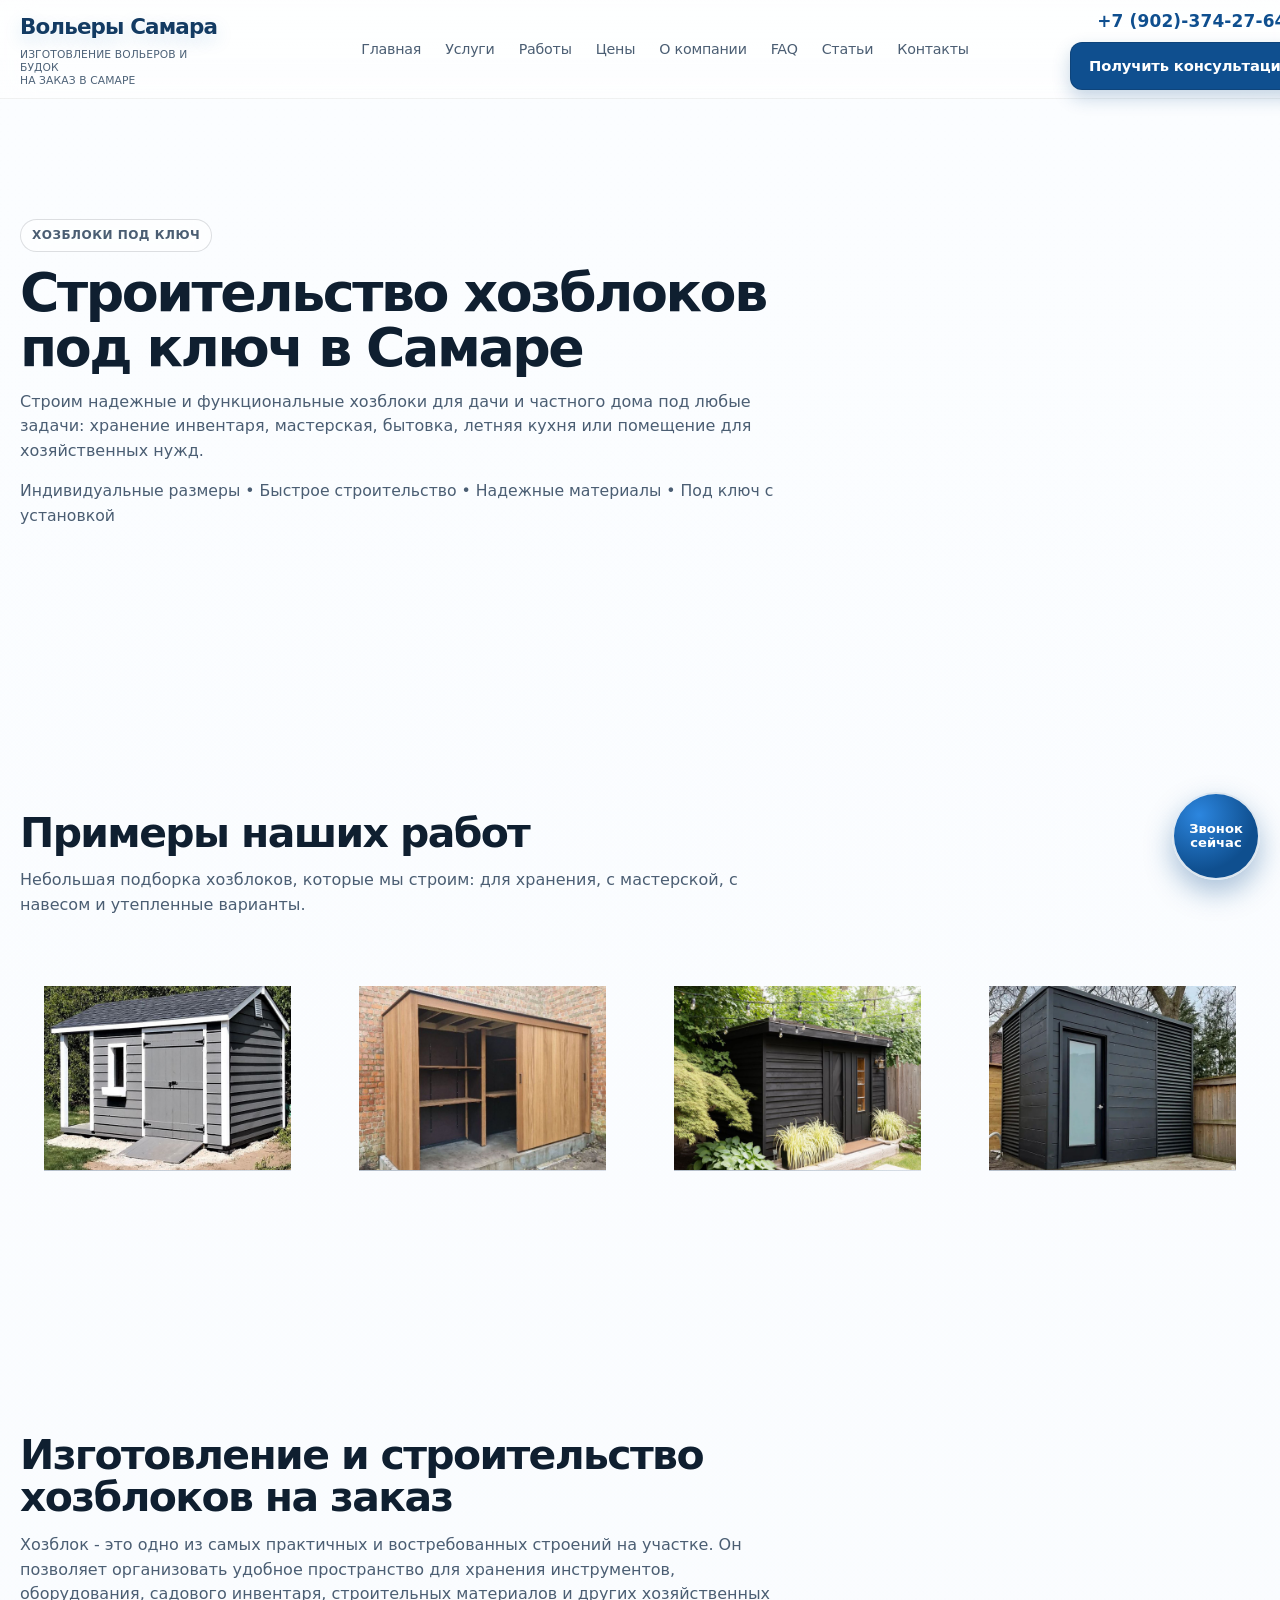
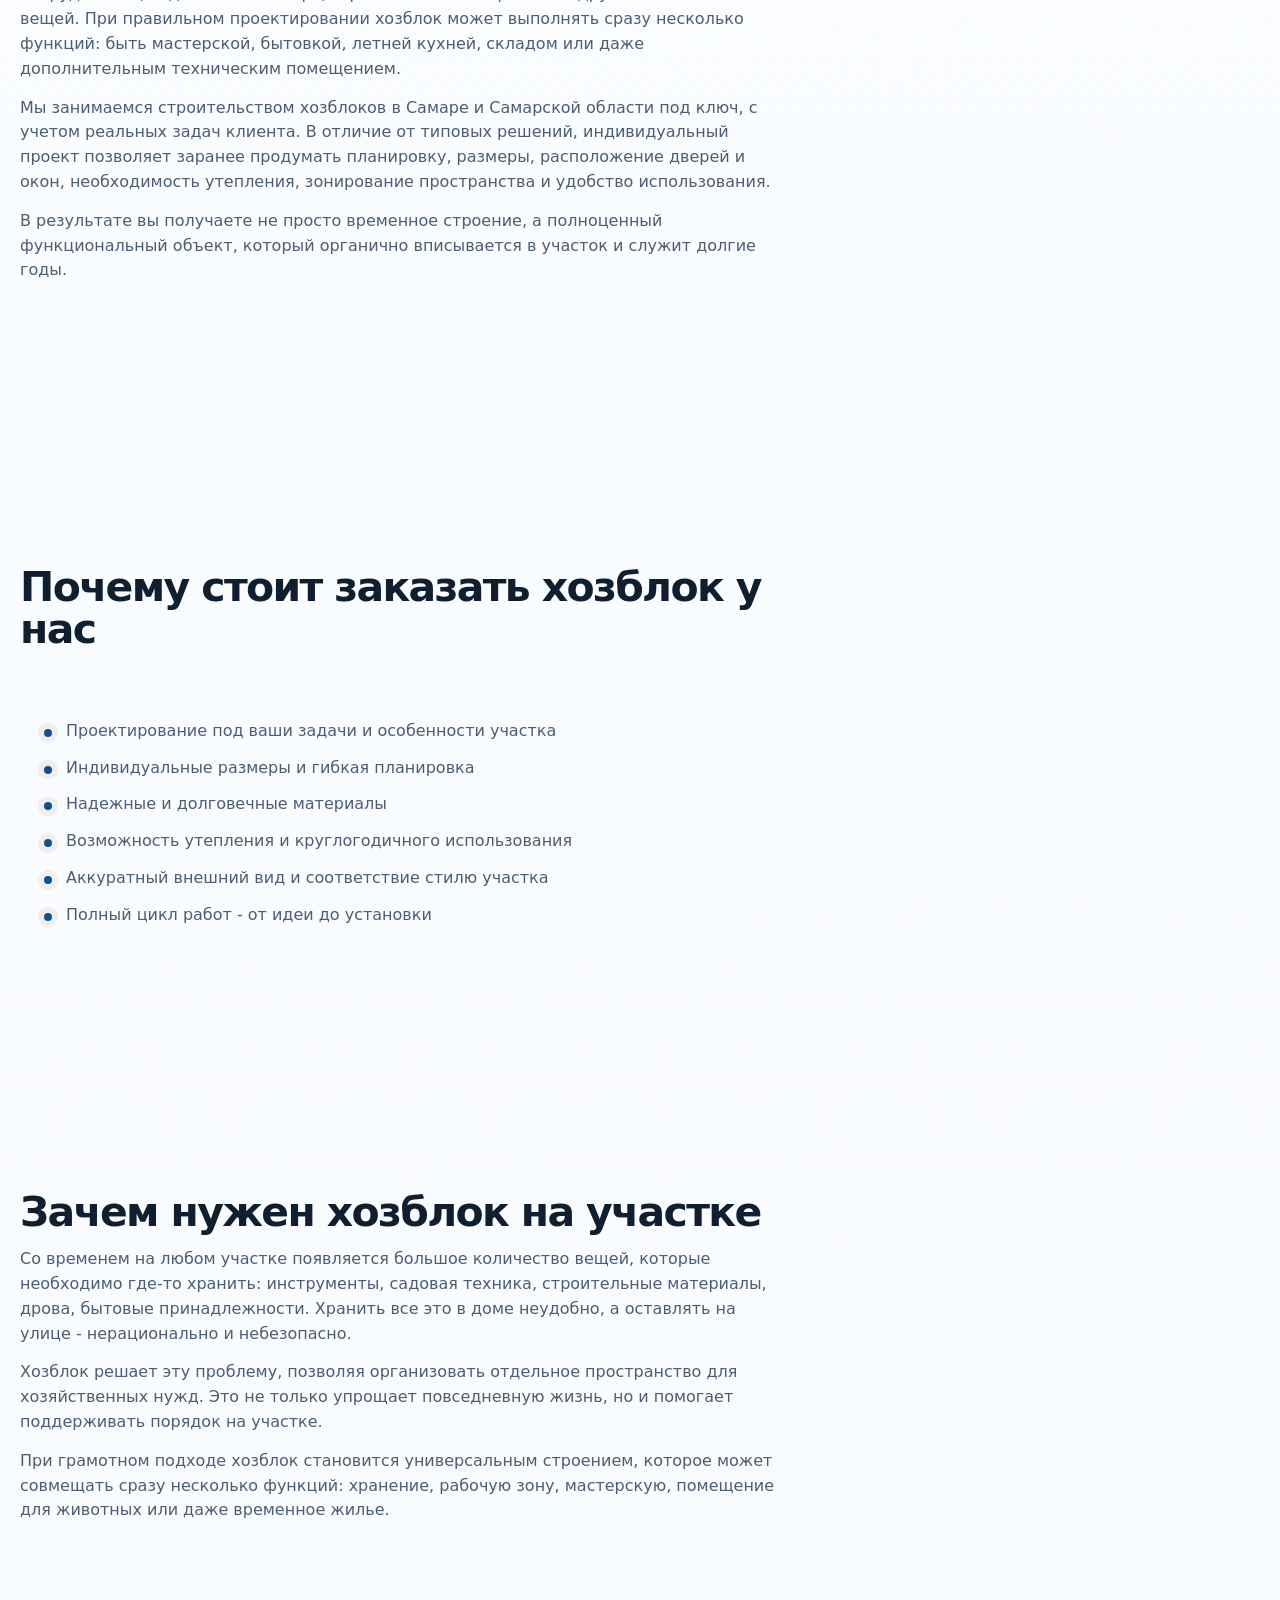
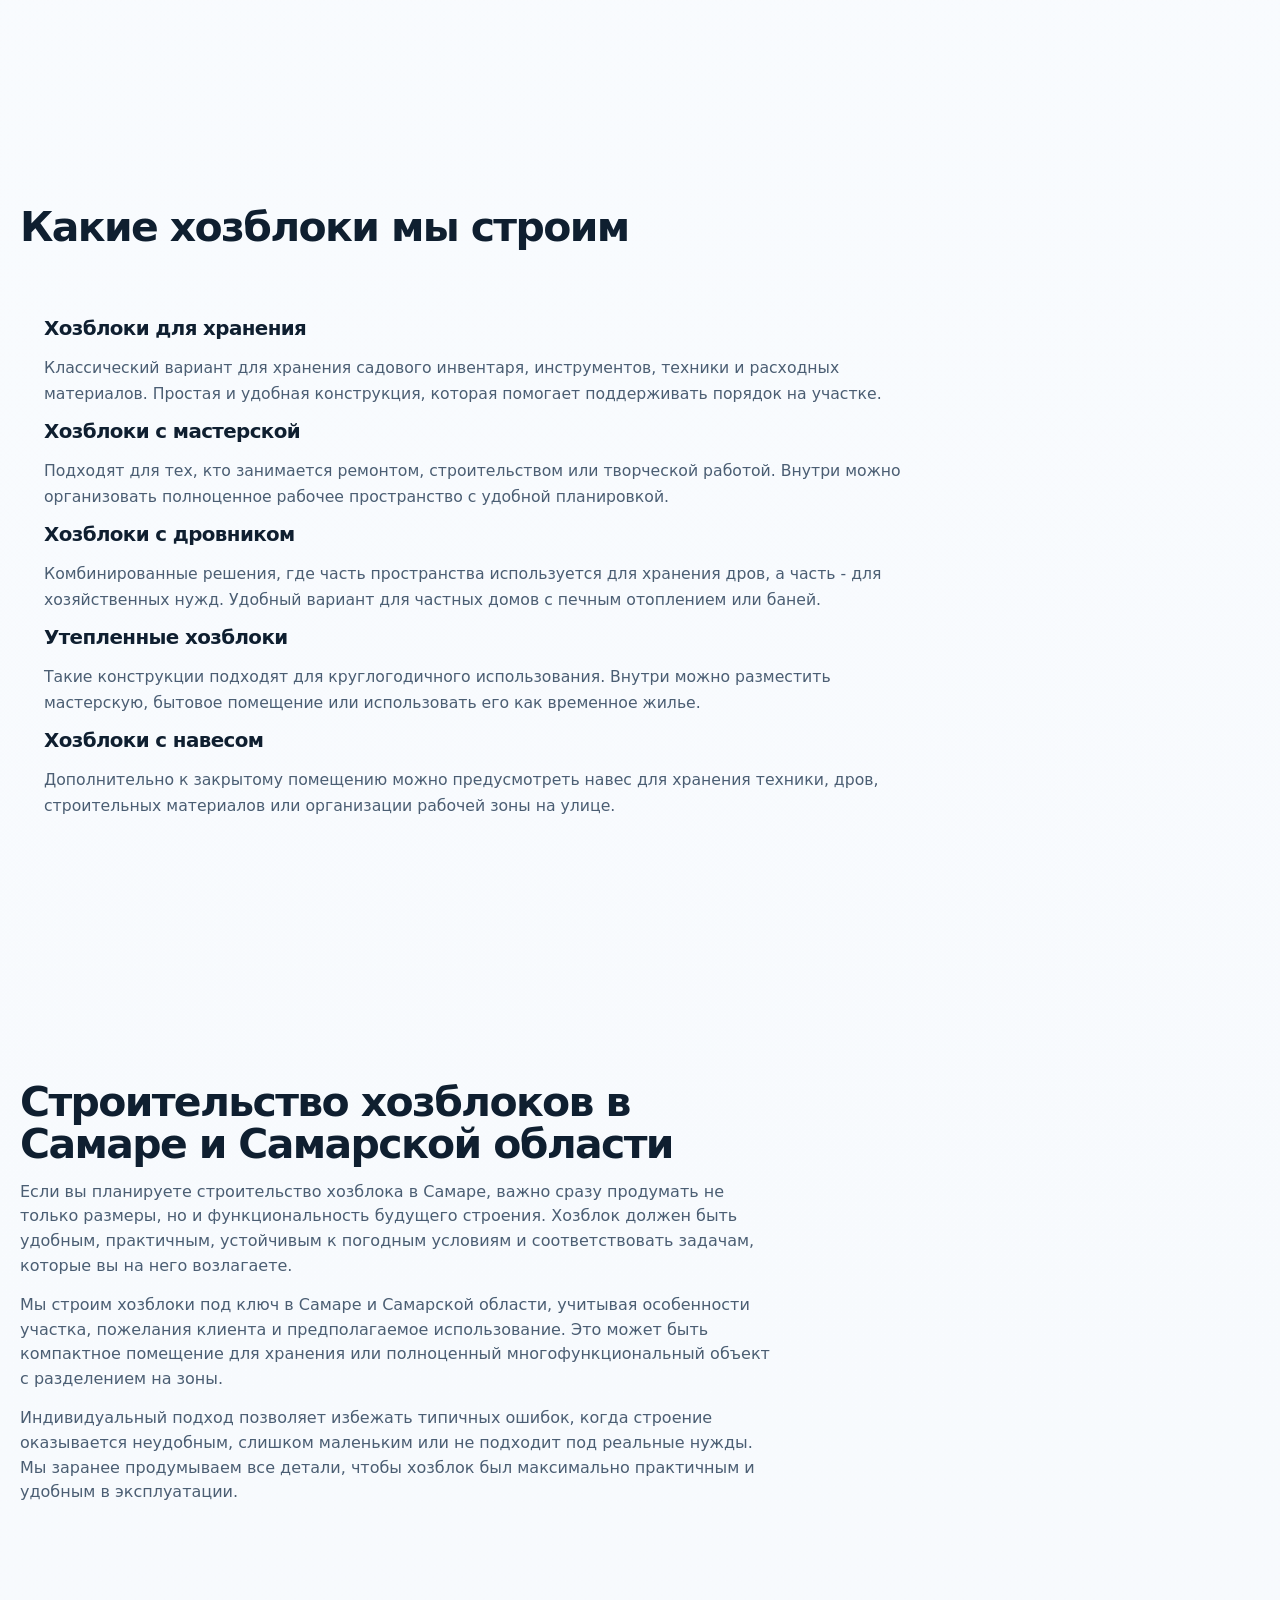
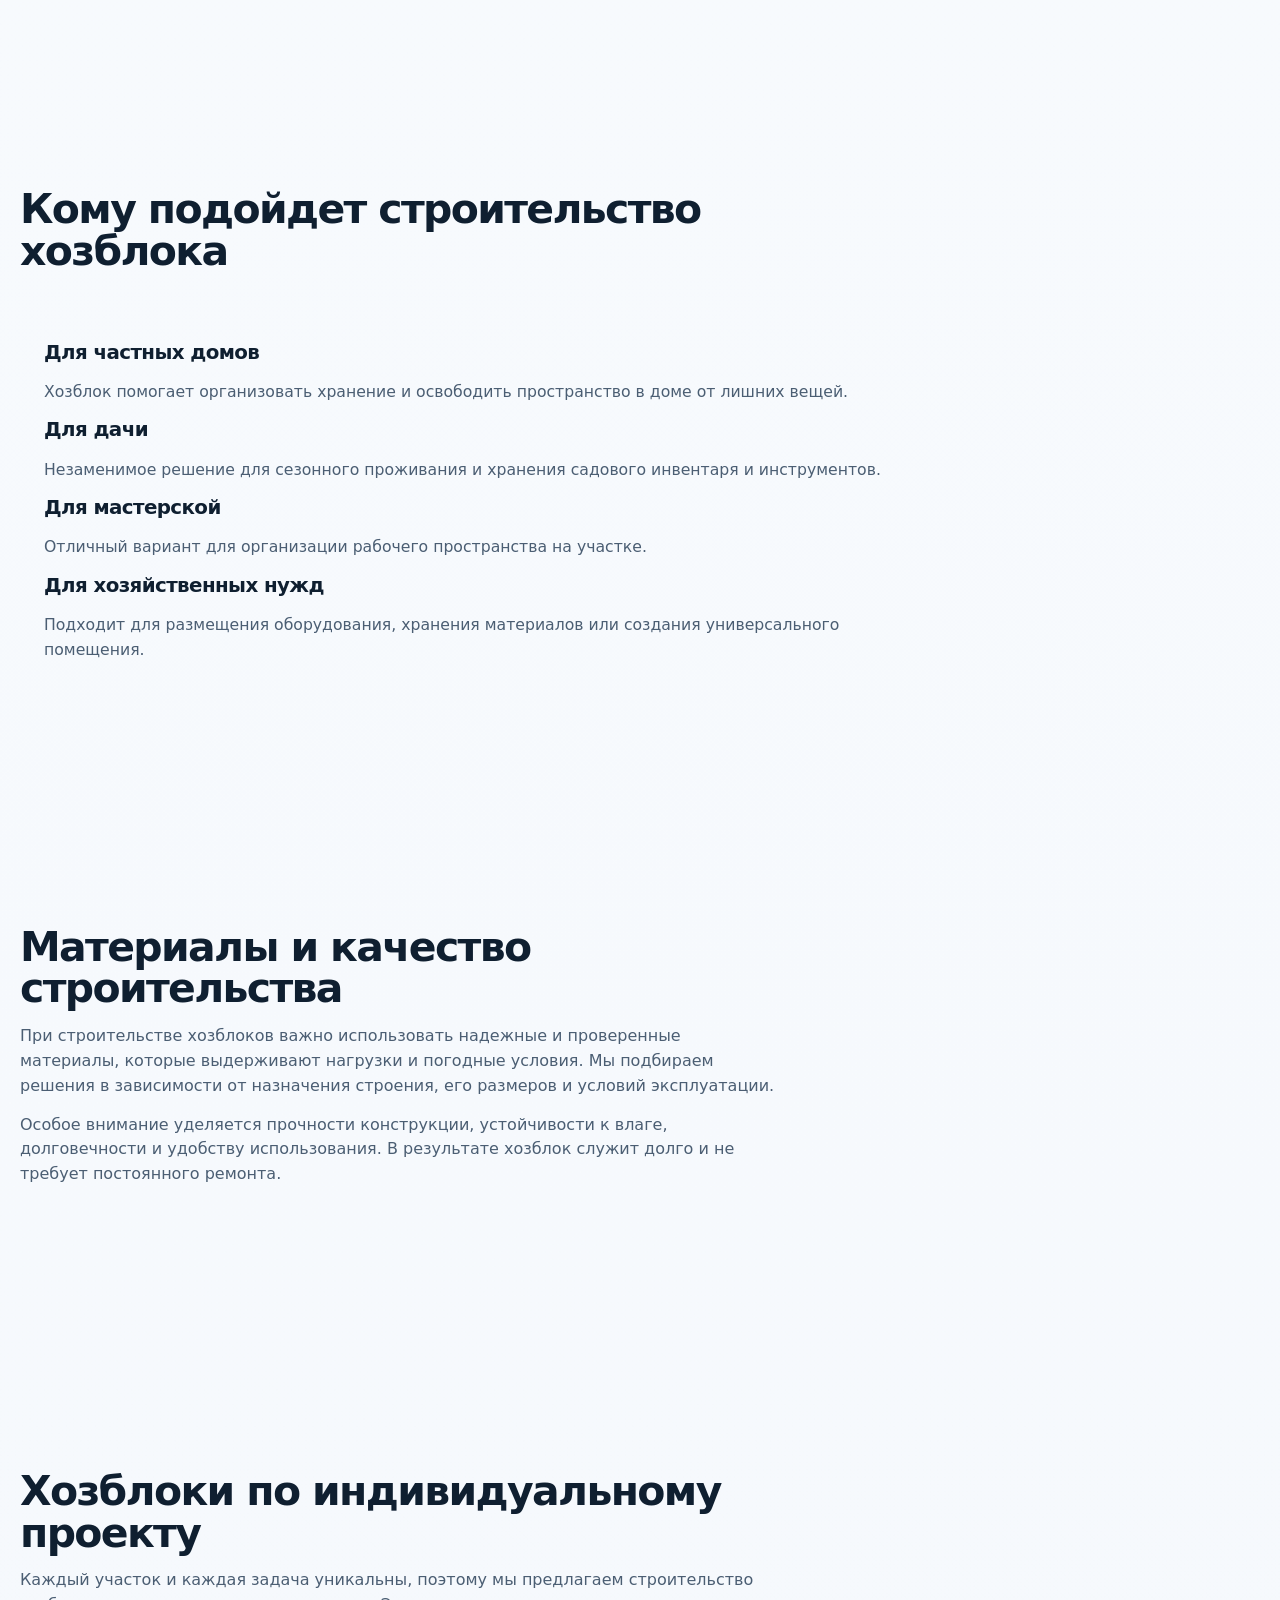
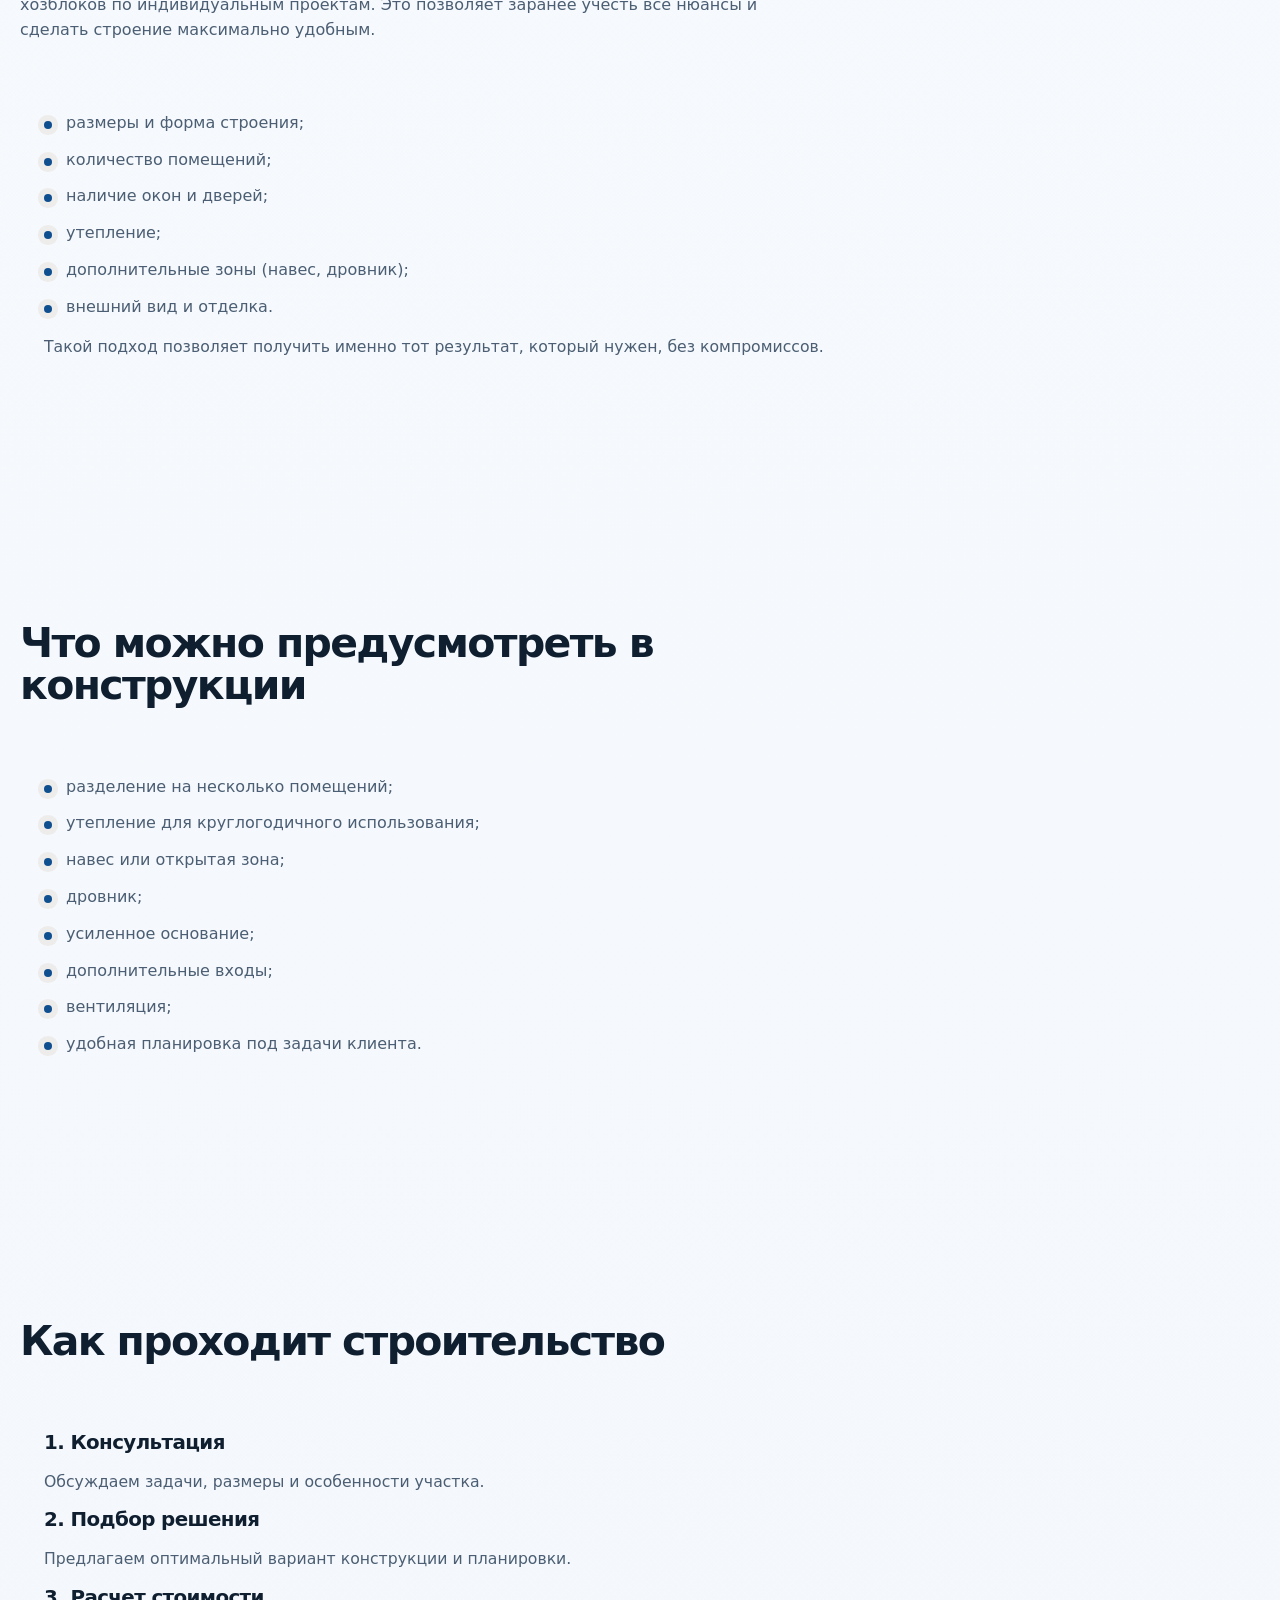
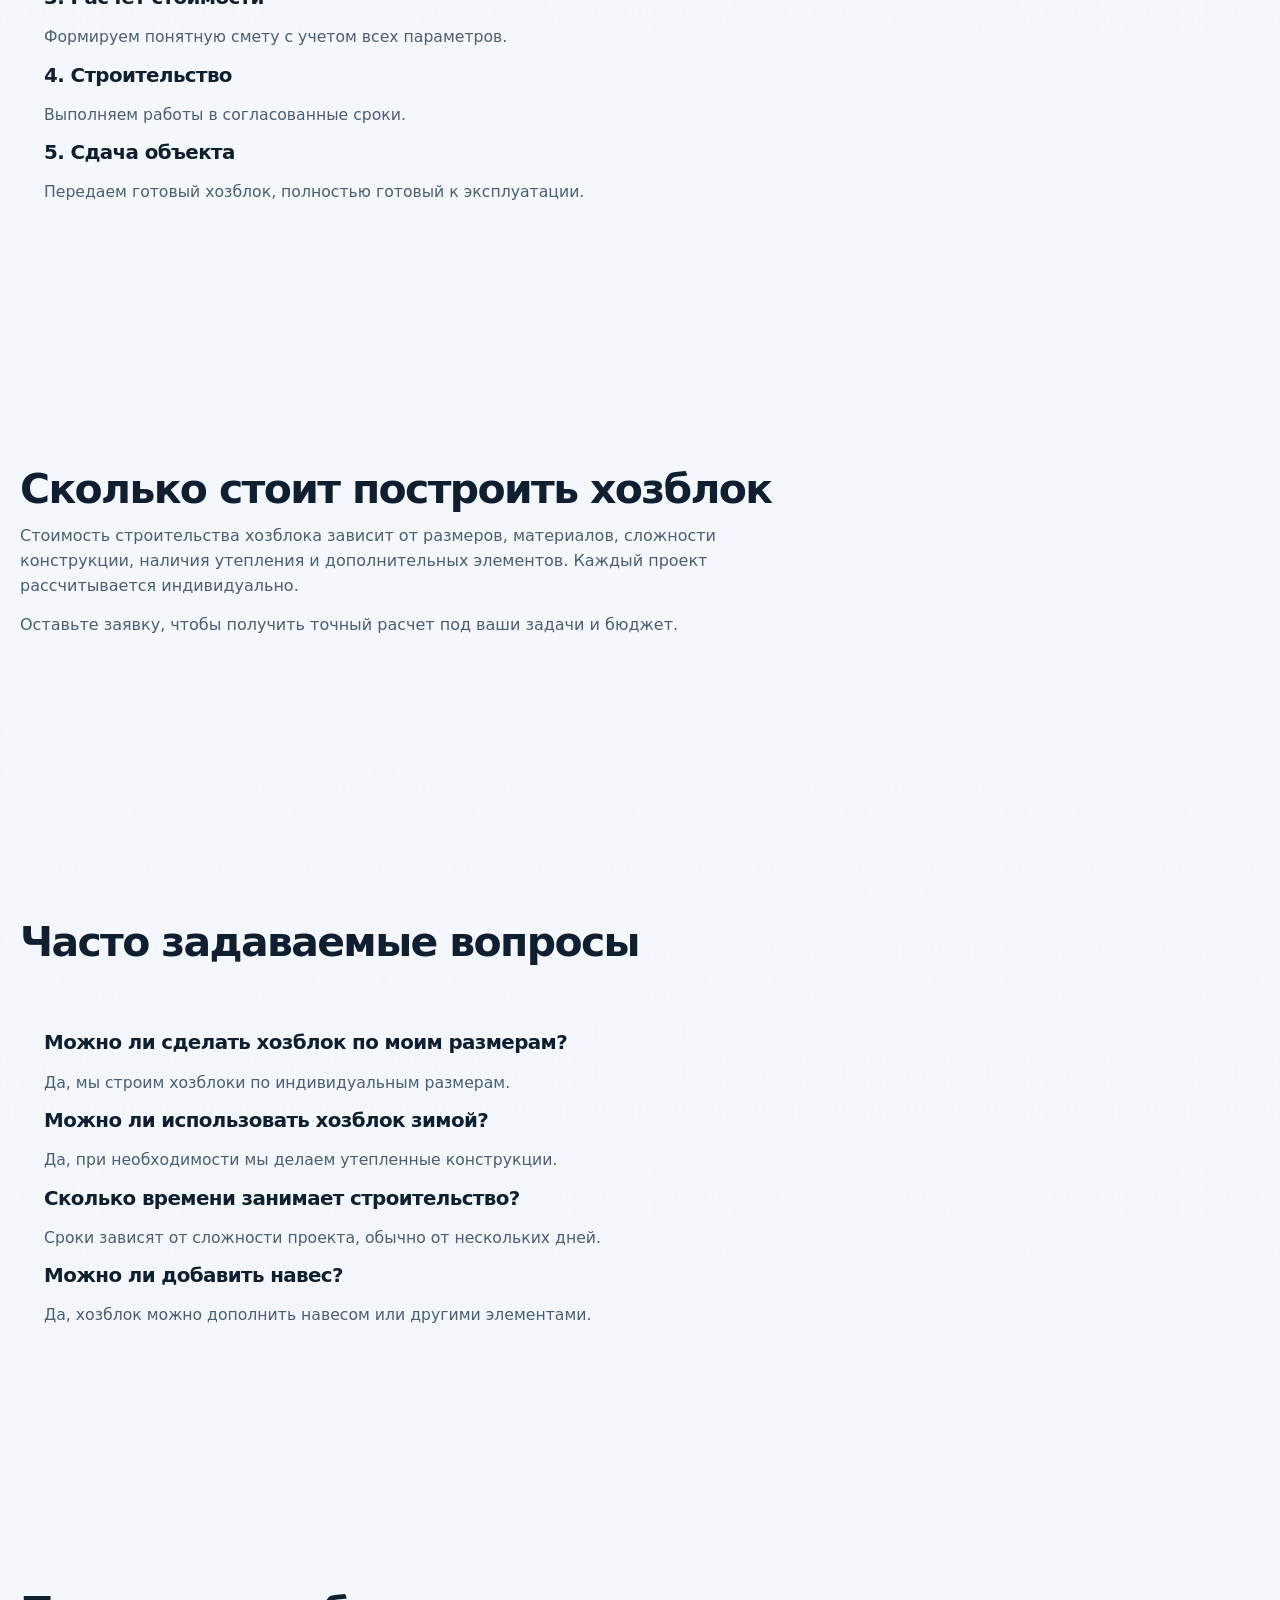
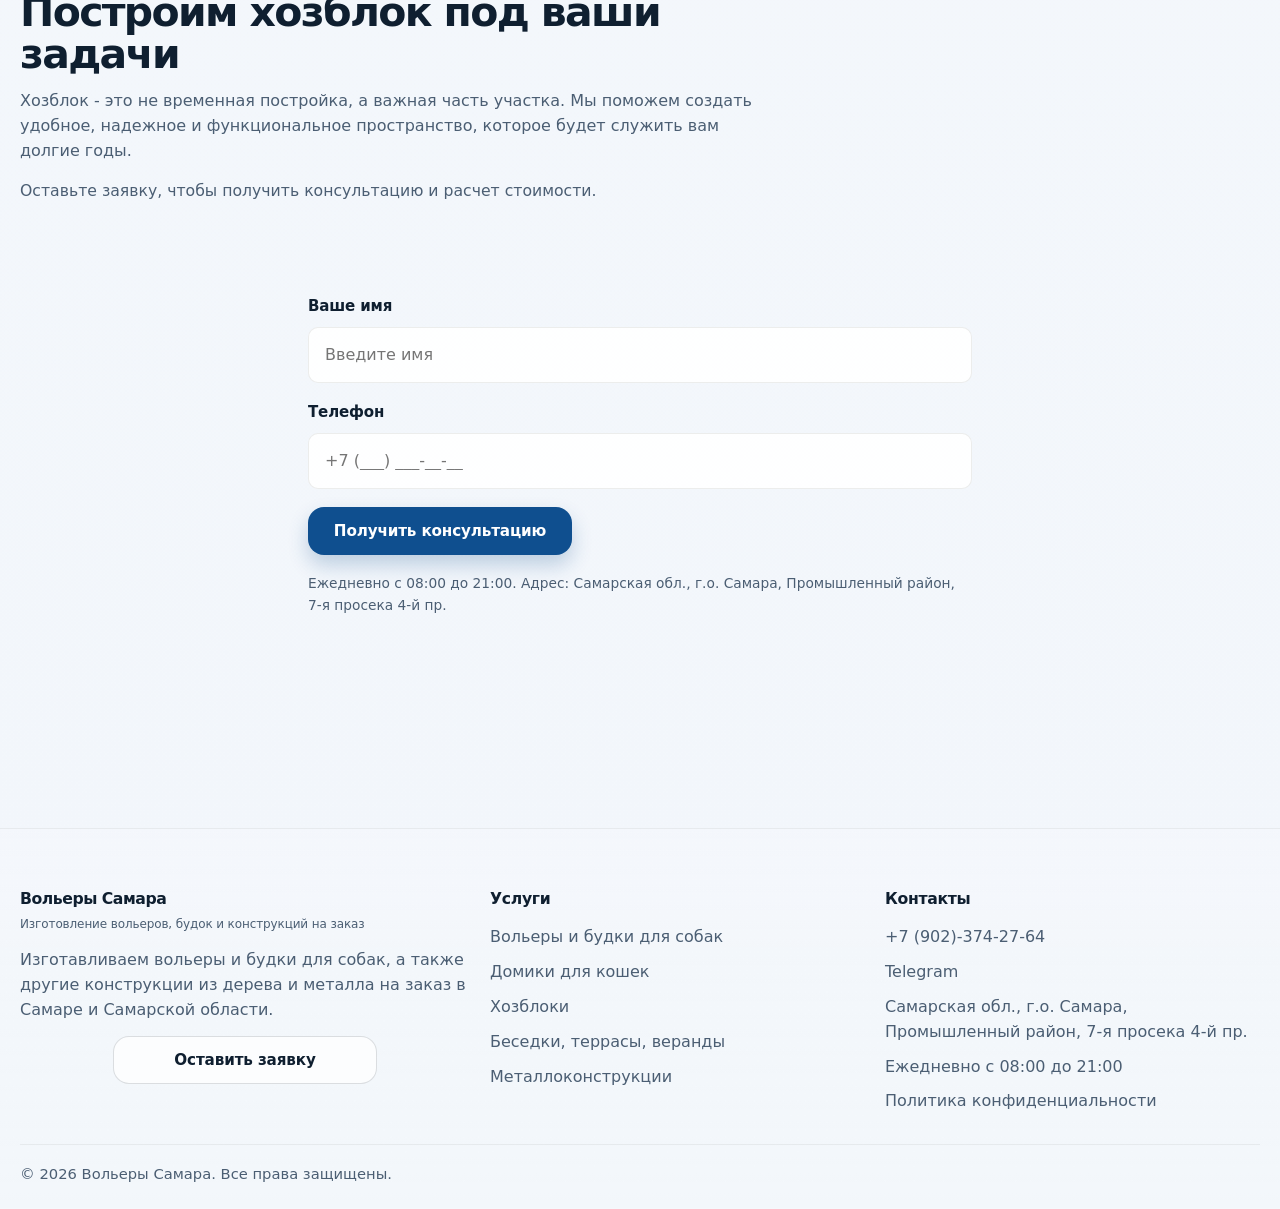
<file: hozbloki.html>
﻿<!DOCTYPE html>
<html lang="ru">
<head>
  <meta charset="UTF-8" />
  <meta name="viewport" content="width=device-width, initial-scale=1.0" />
  <title>Хозблоки на заказ в Самаре | Проектирование и монтаж</title>
  <meta name="description" content="Изготавливаем хозблоки на заказ в Самаре и Самарской области: для хранения инвентаря, мастерской и хозяйственных задач. Подбираем размеры, материалы и комплектацию под участок." />
  <script type="application/ld+json">
    {
      "@context": "https://schema.org",
      "@type": "LocalBusiness",
      "name": "Вольеры Самара",
      "description": "Строительство хозблоков под ключ в Самаре и Самарской области.",
      "telephone": "+7 (902)-374-27-64",
      "address": {
        "@type": "PostalAddress",
        "addressLocality": "Самара",
        "addressRegion": "Самарская область",
        "addressCountry": "RU"
      },
      "areaServed": [
        "Самара",
        "Самарская область",
        "Тольятти",
        "Новокуйбышевск",
        "Сызрань",
        "Чапаевск",
        "Кинель",
        "Жигулевск",
        "Отрадный"
      ],
      "openingHours": "Mo-Sa 09:00-19:00",
      "serviceType": [
        "Строительство хозблоков",
        "Утепленные хозблоки",
        "Хозблоки с навесом и дровником"
      ]
    }
  </script>
  <script type="application/ld+json">
    {
      "@context": "https://schema.org",
      "@type": "FAQPage",
      "mainEntity": [
        {
          "@type": "Question",
          "name": "Можно ли сделать хозблок по моим размерам?",
          "acceptedAnswer": {
            "@type": "Answer",
            "text": "Да, мы строим хозблоки по индивидуальным размерам и задачам заказчика."
          }
        },
        {
          "@type": "Question",
          "name": "Можно ли использовать хозблок зимой?",
          "acceptedAnswer": {
            "@type": "Answer",
            "text": "Да, при необходимости мы делаем утепленные конструкции для круглогодичного использования."
          }
        },
        {
          "@type": "Question",
          "name": "Сколько времени занимает строительство?",
          "acceptedAnswer": {
            "@type": "Answer",
            "text": "Сроки зависят от сложности проекта и объема работ, обычно от нескольких дней."
          }
        },
        {
          "@type": "Question",
          "name": "Можно ли добавить навес?",
          "acceptedAnswer": {
            "@type": "Answer",
            "text": "Да, хозблок можно дополнить навесом, дровником и другими функциональными элементами."
          }
        },
        {
          "@type": "Question",
          "name": "Сколько стоит построить хозблок?",
          "acceptedAnswer": {
            "@type": "Answer",
            "text": "Стоимость зависит от размеров, материалов, утепления и дополнительных опций. Каждый проект рассчитывается индивидуально."
          }
        }
      ]
    }
  </script>
    <link rel="stylesheet" href="assets/css/services-common.css" />
</head>
<body>
  <header class="site-header">
    <div class="container">
      <div class="header-shell">
        <a class="brand" href="index.html#home" aria-label="Вольеры Самара">
          <span class="brand-title">Вольеры Самара</span>
          <span class="brand-subtitle">Изготовление вольеров и будок<br>на заказ в Самаре</span>
        </a>

        <input class="menu-toggle" type="checkbox" id="menu-toggle" aria-label="Открыть меню" />
        <label class="burger" for="menu-toggle" aria-hidden="true"><span></span></label>

        <nav class="nav" aria-label="Основная навигация">
          <ul class="nav-list">
            <li><a class="nav-link" href="index.html#home">Главная</a></li>
            <li class="dropdown desktop-only">
              <a class="dropdown-toggle" href="index.html#services">Услуги</a>
              <div class="dropdown-menu">
                <a href="index.html#service-main">Вольеры и будки для собак</a>
                <a href="domiki-dlya-koshek.html">Домики для кошек</a>
                <a href="hozbloki.html">Хозблоки</a>
                <a href="besedki-terrasy-verandy.html">Беседки, террасы, веранды</a>
                <a href="malye-arhitekturnye-formy.html">Малые архитектурные формы</a>
                <a href="metallokonstrukcii.html">Металлоконструкции</a>
                <a href="vnutrennie-raboty-i-obshivka-ban-parnyh.html">Внутренние работы и обшивка бань, парных</a>
              </div>
            </li>
            <li class="mobile-services">
              <details>
                <summary class="nav-link">Услуги</summary>
                <div class="dropdown-menu" style="display:grid; position:static; min-width:100%; transform:none; opacity:1; visibility:visible; margin-top:8px; background:rgba(245,242,237,.88); box-shadow:none;">
                  <a href="index.html#service-main">Вольеры и будки для собак</a>
                  <a href="domiki-dlya-koshek.html">Домики для кошек</a>
                  <a href="hozbloki.html">Хозблоки</a>
                  <a href="besedki-terrasy-verandy.html">Беседки, террасы, веранды</a>
                  <a href="malye-arhitekturnye-formy.html">Малые архитектурные формы</a>
                  <a href="metallokonstrukcii.html">Металлоконструкции</a>
                  <a href="vnutrennie-raboty-i-obshivka-ban-parnyh.html">Внутренние работы и обшивка бань, парных</a>
                </div>
              </details>
            </li>
            <li><a class="nav-link" href="index.html#works">Работы</a></li>
            <li><a class="nav-link" href="index.html#price">Цены</a></li>
            <li><a class="nav-link" href="index.html#about">О компании</a></li>
            <li><a class="nav-link" href="index.html#faq">FAQ</a></li>
            <li class="dropdown desktop-only">
              <a class="dropdown-toggle" href="articles/index.html">Статьи</a>
              <div class="dropdown-menu">
                <a href="articles/article-1.html">Беседка или терраса: что лучше выбрать</a>
                <a href="articles/article-2.html">Как выбрать хозблок для дачи</a>
                <a href="articles/article-3.html">Как выбрать навес для машины</a>
                <a href="articles/article-4.html">Как сделать отделку бани внутри</a></div>
            </li>
            <li class="mobile-articles">
              <details>
                <summary class="nav-link">Статьи</summary>
                <div class="dropdown-menu" style="display:grid; position:static; min-width:100%; transform:none; opacity:1; visibility:visible; margin-top:8px; background:rgba(245,242,237,.88); box-shadow:none;">
                  <a href="articles/article-1.html">Беседка или терраса: что лучше выбрать</a>
                  <a href="articles/article-2.html">Как выбрать хозблок для дачи</a>
                  <a href="articles/article-3.html">Как выбрать навес для машины</a>
                  <a href="articles/article-4.html">Как сделать отделку бани внутри</a></div>
              </details>
            </li>
            <li><a class="nav-link" href="#contacts">Контакты</a></li>
          </ul>
        </nav>

        <div class="header-actions">
          <a class="header-phone-inline" href="tel:+79023742764">+7 (902)-374-27-64</a>
          <a class="btn btn-primary js-open-lead-popup" href="#price-cta">Получить консультацию</a>
        </div>
      </div>
    </div>
  </header>

  <main>
    <section class="section service-page hozblok" id="home">
      <div class="container">
        <div class="section-head">
          <span class="eyebrow">Хозблоки под ключ</span>
          <h1>Строительство хозблоков под ключ в Самаре</h1>
          <p>
            Строим надежные и функциональные хозблоки для дачи и частного дома под любые задачи: хранение инвентаря, мастерская, бытовка, летняя кухня или помещение для хозяйственных нужд.
          </p>
          <p class="seo-copy">
            Индивидуальные размеры • Быстрое строительство • Надежные материалы • Под ключ с установкой
          </p>
        </div>
      </div>
    </section>

    <section class="section hozblok-gallery-top">
      <div class="container">
        <div class="section-head">
          <h2>Примеры наших работ</h2>
          <p>Небольшая подборка хозблоков, которые мы строим: для хранения, с мастерской, с навесом и утепленные варианты.</p>
        </div>
        <div class="grid-4">
          <article class="service-card">
            <div class="other-service-image">
              <img src="assets/images/hozblok-01.jpg" alt="Хозблок для хранения на участке" loading="lazy" />
            </div>
          </article>
          <article class="service-card">
            <div class="other-service-image">
              <img src="assets/images/hozblok-02.jpg" alt="Хозблок с рабочей зоной и мастерской" loading="lazy" />
            </div>
          </article>
          <article class="service-card">
            <div class="other-service-image">
              <img src="assets/images/hozblok-03.jpg" alt="Хозблок с навесом и дровником" loading="lazy" />
            </div>
          </article>
          <article class="service-card">
            <div class="other-service-image">
              <img src="assets/images/hozblok-04.jpg" alt="Утепленный хозблок для круглогодичного использования" loading="lazy" />
            </div>
          </article>
        </div>
      </div>
    </section>

    <section class="section intro" id="types">
      <div class="container">
        <div class="section-head">
          <h2>Изготовление и строительство хозблоков на заказ</h2>
          <p>
            Хозблок - это одно из самых практичных и востребованных строений на участке. Он позволяет организовать удобное пространство для хранения инструментов, оборудования, садового инвентаря, строительных материалов и других хозяйственных вещей. При правильном проектировании хозблок может выполнять сразу несколько функций: быть мастерской, бытовкой, летней кухней, складом или даже дополнительным техническим помещением.
          </p>
          <p>
            Мы занимаемся строительством хозблоков в Самаре и Самарской области под ключ, с учетом реальных задач клиента. В отличие от типовых решений, индивидуальный проект позволяет заранее продумать планировку, размеры, расположение дверей и окон, необходимость утепления, зонирование пространства и удобство использования.
          </p>
          <p>
            В результате вы получаете не просто временное строение, а полноценный функциональный объект, который органично вписывается в участок и служит долгие годы.
          </p>
        </div>
      </div>
    </section>

    <section class="section advantages" id="features">
      <div class="container">
        <div class="section-head">
          <h2>Почему стоит заказать хозблок у нас</h2>
        </div>
        <article class="card">
          <ul class="list">
            <li>Проектирование под ваши задачи и особенности участка</li>
            <li>Индивидуальные размеры и гибкая планировка</li>
            <li>Надежные и долговечные материалы</li>
            <li>Возможность утепления и круглогодичного использования</li>
            <li>Аккуратный внешний вид и соответствие стилю участка</li>
            <li>Полный цикл работ - от идеи до установки</li>
          </ul>
        </article>
      </div>
    </section>

    <section class="section why-important">
      <div class="container">
        <div class="section-head">
          <h2>Зачем нужен хозблок на участке</h2>
          <p>
            Со временем на любом участке появляется большое количество вещей, которые необходимо где-то хранить: инструменты, садовая техника, строительные материалы, дрова, бытовые принадлежности. Хранить все это в доме неудобно, а оставлять на улице - нерационально и небезопасно.
          </p>
          <p>
            Хозблок решает эту проблему, позволяя организовать отдельное пространство для хозяйственных нужд. Это не только упрощает повседневную жизнь, но и помогает поддерживать порядок на участке.
          </p>
          <p>
            При грамотном подходе хозблок становится универсальным строением, которое может совмещать сразу несколько функций: хранение, рабочую зону, мастерскую, помещение для животных или даже временное жилье.
          </p>
        </div>
      </div>
    </section>

    <section class="section types">
      <div class="container">
        <div class="section-head">
          <h2>Какие хозблоки мы строим</h2>
        </div>
        <article class="card">
          <h3>Хозблоки для хранения</h3>
          <p class="seo-copy">Классический вариант для хранения садового инвентаря, инструментов, техники и расходных материалов. Простая и удобная конструкция, которая помогает поддерживать порядок на участке.</p>
          <h3>Хозблоки с мастерской</h3>
          <p class="seo-copy">Подходят для тех, кто занимается ремонтом, строительством или творческой работой. Внутри можно организовать полноценное рабочее пространство с удобной планировкой.</p>
          <h3>Хозблоки с дровником</h3>
          <p class="seo-copy">Комбинированные решения, где часть пространства используется для хранения дров, а часть - для хозяйственных нужд. Удобный вариант для частных домов с печным отоплением или баней.</p>
          <h3>Утепленные хозблоки</h3>
          <p class="seo-copy">Такие конструкции подходят для круглогодичного использования. Внутри можно разместить мастерскую, бытовое помещение или использовать его как временное жилье.</p>
          <h3>Хозблоки с навесом</h3>
          <p class="seo-copy">Дополнительно к закрытому помещению можно предусмотреть навес для хранения техники, дров, строительных материалов или организации рабочей зоны на улице.</p>
        </article>
      </div>
    </section>

    <section class="section seo-description">
      <div class="container">
        <div class="section-head">
          <h2>Строительство хозблоков в Самаре и Самарской области</h2>
          <p>
            Если вы планируете строительство хозблока в Самаре, важно сразу продумать не только размеры, но и функциональность будущего строения. Хозблок должен быть удобным, практичным, устойчивым к погодным условиям и соответствовать задачам, которые вы на него возлагаете.
          </p>
          <p>
            Мы строим хозблоки под ключ в Самаре и Самарской области, учитывая особенности участка, пожелания клиента и предполагаемое использование. Это может быть компактное помещение для хранения или полноценный многофункциональный объект с разделением на зоны.
          </p>
          <p>
            Индивидуальный подход позволяет избежать типичных ошибок, когда строение оказывается неудобным, слишком маленьким или не подходит под реальные нужды. Мы заранее продумываем все детали, чтобы хозблок был максимально практичным и удобным в эксплуатации.
          </p>
        </div>
      </div>
    </section>

    <section class="section for-whom">
      <div class="container">
        <div class="section-head">
          <h2>Кому подойдет строительство хозблока</h2>
        </div>
        <article class="card">
          <h3>Для частных домов</h3>
          <p class="seo-copy">Хозблок помогает организовать хранение и освободить пространство в доме от лишних вещей.</p>
          <h3>Для дачи</h3>
          <p class="seo-copy">Незаменимое решение для сезонного проживания и хранения садового инвентаря и инструментов.</p>
          <h3>Для мастерской</h3>
          <p class="seo-copy">Отличный вариант для организации рабочего пространства на участке.</p>
          <h3>Для хозяйственных нужд</h3>
          <p class="seo-copy">Подходит для размещения оборудования, хранения материалов или создания универсального помещения.</p>
        </article>
      </div>
    </section>

    <section class="section materials">
      <div class="container">
        <div class="section-head">
          <h2>Материалы и качество строительства</h2>
          <p>
            При строительстве хозблоков важно использовать надежные и проверенные материалы, которые выдерживают нагрузки и погодные условия. Мы подбираем решения в зависимости от назначения строения, его размеров и условий эксплуатации.
          </p>
          <p>
            Особое внимание уделяется прочности конструкции, устойчивости к влаге, долговечности и удобству использования. В результате хозблок служит долго и не требует постоянного ремонта.
          </p>
        </div>
      </div>
    </section>

    <section class="section custom">
      <div class="container">
        <div class="section-head">
          <h2>Хозблоки по индивидуальному проекту</h2>
          <p>
            Каждый участок и каждая задача уникальны, поэтому мы предлагаем строительство хозблоков по индивидуальным проектам. Это позволяет заранее учесть все нюансы и сделать строение максимально удобным.
          </p>
        </div>
        <article class="card">
          <ul class="list">
            <li>размеры и форма строения;</li>
            <li>количество помещений;</li>
            <li>наличие окон и дверей;</li>
            <li>утепление;</li>
            <li>дополнительные зоны (навес, дровник);</li>
            <li>внешний вид и отделка.</li>
          </ul>
          <p class="seo-copy">Такой подход позволяет получить именно тот результат, который нужен, без компромиссов.</p>
        </article>
      </div>
    </section>

    <section class="section options">
      <div class="container">
        <div class="section-head">
          <h2>Что можно предусмотреть в конструкции</h2>
        </div>
        <article class="card">
          <ul class="list">
            <li>разделение на несколько помещений;</li>
            <li>утепление для круглогодичного использования;</li>
            <li>навес или открытая зона;</li>
            <li>дровник;</li>
            <li>усиленное основание;</li>
            <li>дополнительные входы;</li>
            <li>вентиляция;</li>
            <li>удобная планировка под задачи клиента.</li>
          </ul>
        </article>
      </div>
    </section>

    <section class="section process">
      <div class="container">
        <div class="section-head">
          <h2>Как проходит строительство</h2>
        </div>
        <article class="card">
          <h3>1. Консультация</h3>
          <p class="seo-copy">Обсуждаем задачи, размеры и особенности участка.</p>
          <h3>2. Подбор решения</h3>
          <p class="seo-copy">Предлагаем оптимальный вариант конструкции и планировки.</p>
          <h3>3. Расчет стоимости</h3>
          <p class="seo-copy">Формируем понятную смету с учетом всех параметров.</p>
          <h3>4. Строительство</h3>
          <p class="seo-copy">Выполняем работы в согласованные сроки.</p>
          <h3>5. Сдача объекта</h3>
          <p class="seo-copy">Передаем готовый хозблок, полностью готовый к эксплуатации.</p>
        </article>
      </div>
    </section>

    <section class="section price">
      <div class="container">
        <div class="section-head">
          <h2>Сколько стоит построить хозблок</h2>
          <p>
            Стоимость строительства хозблока зависит от размеров, материалов, сложности конструкции, наличия утепления и дополнительных элементов. Каждый проект рассчитывается индивидуально.
          </p>
          <p>Оставьте заявку, чтобы получить точный расчет под ваши задачи и бюджет.</p>
        </div>
      </div>
    </section>

    <section class="section faq">
      <div class="container">
        <div class="section-head">
          <h2>Часто задаваемые вопросы</h2>
        </div>
        <article class="card">
          <h3>Можно ли сделать хозблок по моим размерам?</h3>
          <p class="seo-copy">Да, мы строим хозблоки по индивидуальным размерам.</p>
          <h3>Можно ли использовать хозблок зимой?</h3>
          <p class="seo-copy">Да, при необходимости мы делаем утепленные конструкции.</p>
          <h3>Сколько времени занимает строительство?</h3>
          <p class="seo-copy">Сроки зависят от сложности проекта, обычно от нескольких дней.</p>
          <h3>Можно ли добавить навес?</h3>
          <p class="seo-copy">Да, хозблок можно дополнить навесом или другими элементами.</p>
        </article>
      </div>
    </section>

    <section class="section cta" id="contacts">
      <div class="container">
        <div class="section-head">
          <h2>Построим хозблок под ваши задачи</h2>
          <p>
            Хозблок - это не временная постройка, а важная часть участка. Мы поможем создать удобное, надежное и функциональное пространство, которое будет служить вам долгие годы.
          </p>
          <p class="seo-copy">Оставьте заявку, чтобы получить консультацию и расчет стоимости.</p>
        </div>

        <article class="contact-card" style="max-width:760px; margin-inline:auto;">
          <form class="price-form" id="cat-house-form">
            <div class="field">
              <label for="cat-house-name">Ваше имя</label>
              <input class="input" id="cat-house-name" type="text" name="name" placeholder="Введите имя" required />
            </div>
            <div class="field">
              <label for="cat-house-phone">Телефон</label>
              <input class="input" id="cat-house-phone" type="tel" name="phone" placeholder="+7 (___) ___-__-__" required />
            </div>
            <input type="text" name="website" tabindex="-1" autocomplete="off" style="position:absolute;left:-9999px;opacity:0;pointer-events:none;" aria-hidden="true" />
            <button class="btn btn-primary" type="submit">Получить консультацию</button>
            <p class="muted" style="font-size:.86rem;">Ежедневно с 08:00 до 21:00. Адрес: Самарская обл., г.о. Самара, Промышленный район, 7-я просека 4-й пр.</p>
          </form>
        </article>
      </div>
    </section>
  </main>

  <footer class="footer">
    <div class="container">
      <div class="footer-grid">
        <div class="footer-col">
          <a class="brand" href="index.html#home">
            <span class="brand-title">Вольеры Самара</span>
            <span class="brand-subtitle">Изготовление вольеров, будок и конструкций на заказ</span>
          </a>
          <p class="footer-copy">Изготавливаем вольеры и будки для собак, а также другие конструкции из дерева и металла на заказ в Самаре и Самарской области.</p>
          <div class="footer-actions">
            <a class="btn btn-secondary js-open-lead-popup" href="#price-cta">Оставить заявку</a>
          </div>
        </div>

        <div class="footer-col">
          <div class="footer-title">Услуги</div>
          <div class="footer-services">
            <a href="index.html#service-main">Вольеры и будки для собак</a>
            <a href="domiki-dlya-koshek.html">Домики для кошек</a>
            <a href="hozbloki.html">Хозблоки</a>
            <a href="besedki-terrasy-verandy.html">Беседки, террасы, веранды</a>
            <a href="metallokonstrukcii.html">Металлоконструкции</a>
          </div>
        </div>

        <div class="footer-col">
          <div class="footer-title">Контакты</div>
          <div class="footer-contacts">
            <a href="tel:+79023742764">+7 (902)-374-27-64</a>
            <a href="https://t.me/+79023742764" target="_blank" rel="noopener noreferrer">Telegram</a>
            <span class="muted">Самарская обл., г.о. Самара, Промышленный район, 7-я просека 4-й пр.</span>
            <span class="muted">Ежедневно с 08:00 до 21:00</span>
            <a class="footer-policy" href="#">Политика конфиденциальности</a>
          </div>
        </div>
      </div>

      <div class="footer-bottom">
        <span>© 2026 Вольеры Самара. Все права защищены.</span>
      </div>
    </div>
  </footer>
  <a class="call-sticker" href="tel:+79023742764" aria-label="Позвонить: +7 (902)-374-27-64">
    <span>Звонок<br>сейчас</span>
  </a>
  <button class="scroll-top" type="button" aria-label="Вернуться наверх">↑</button>
  <div class="lead-popup" id="lead-popup" aria-hidden="true">
    <div class="lead-popup__panel" role="dialog" aria-modal="true" aria-labelledby="lead-popup-title">
      <button class="lead-popup__close" type="button" aria-label="Закрыть форму" data-popup-close>&times;</button>
      <div class="lead-popup__head">
        <h3 id="lead-popup-title">Оставьте заявку</h3>
        <p>Мы перезвоним в течение 10 минут</p>
      </div>
      <form class="lead-popup__form" id="lead-popup-form">
        <div class="field">
          <label for="lead-name">Имя</label>
          <input class="input" id="lead-name" name="name" type="text" autocomplete="name" required />
        </div>
        <div class="field">
          <label for="lead-phone">Телефон</label>
          <input class="input" id="lead-phone" name="phone" type="tel" inputmode="numeric" autocomplete="tel" placeholder="+7 (___) ___-__-__" required />
        </div>
        <input type="text" name="website" tabindex="-1" autocomplete="off" style="position:absolute;left:-9999px;opacity:0;pointer-events:none;" aria-hidden="true" />
        <button class="btn btn-primary" type="submit">Отправить заявку</button>
        <p class="lead-popup__consent"><span class="lead-popup__consent-mark" aria-hidden="true">&#10003;</span>Нажимая кнопку вы соглашаетесь с обработкой данных</p>
      </form>
    </div>
  </div>
  <script>
    (function () {
      var menuToggle = document.getElementById('menu-toggle');
      var nav = document.querySelector('.nav');
      var scrollTopButton = document.querySelector('.scroll-top');
      var leadPopup = document.getElementById('lead-popup');
      var leadPopupForm = document.getElementById('lead-popup-form');
      var leadNameInput = document.getElementById('lead-name');
      var leadPhoneInput = document.getElementById('lead-phone');
      var leadSubmitButton = leadPopupForm ? leadPopupForm.querySelector('button[type="submit"]') : null;
      var popupCloseButton = document.querySelector('[data-popup-close]');
      var popupTriggers = document.querySelectorAll('.js-open-lead-popup');
      var catHouseForm = document.getElementById('cat-house-form');
      var catHousePhoneInput = document.getElementById('cat-house-phone');
      var catHouseSubmitButton = catHouseForm ? catHouseForm.querySelector('button[type="submit"]') : null;

      var getPhoneDigits = function (value) {
        var digits = (value || '').replace(/\D/g, '');
        if (digits.length > 0 && (digits.charAt(0) === '7' || digits.charAt(0) === '8')) {
          digits = digits.slice(1);
        }
        return digits.slice(0, 10);
      };

      var formatPhone = function (value) {
        var digits = getPhoneDigits(value);
        var padded = (digits + '__________').slice(0, 10);
        return '+7 (' + padded.slice(0, 3) + ') ' + padded.slice(3, 6) + '-' + padded.slice(6, 8) + '-' + padded.slice(8, 10);
      };

      var openPopup = function () {
        if (!leadPopup) return;
        leadPopup.classList.add('is-open');
        leadPopup.setAttribute('aria-hidden', 'false');
        document.body.classList.add('modal-open');
        if (leadNameInput) leadNameInput.focus();
      };

      var closePopup = function () {
        if (!leadPopup) return;
        leadPopup.classList.remove('is-open');
        leadPopup.setAttribute('aria-hidden', 'true');
        document.body.classList.remove('modal-open');
      };

      if (menuToggle && nav) {
        var syncMenuState = function () {
          var isOpen = !!menuToggle.checked;
          document.body.classList.toggle('menu-open', isOpen);
          if (isOpen) {
            nav.scrollTop = 0;
          }
        };

        menuToggle.addEventListener('change', syncMenuState);
        syncMenuState();

        nav.addEventListener('click', function (event) {
          var link = event.target.closest('a[href]');
          if (!link) return;
          menuToggle.checked = false;
          syncMenuState();
        });

        var mobileAccordions = nav.querySelectorAll('.mobile-services details, .mobile-articles details');
        mobileAccordions.forEach(function (accordion) {
          var summary = accordion.querySelector('summary');
          if (!summary) return;

          summary.addEventListener('click', function (event) {
            event.preventDefault();
            var shouldOpen = !accordion.hasAttribute('open');

            mobileAccordions.forEach(function (item) {
              item.removeAttribute('open');
            });

            if (shouldOpen) {
              accordion.setAttribute('open', '');
            }
          });
        });
      }

      if (scrollTopButton) {
        var toggleScrollTop = function () {
          if (window.scrollY > 500) {
            scrollTopButton.classList.add('is-visible');
          } else {
            scrollTopButton.classList.remove('is-visible');
          }
        };

        window.addEventListener('scroll', toggleScrollTop, { passive: true });
        toggleScrollTop();

        scrollTopButton.addEventListener('click', function () {
          window.scrollTo({ top: 0, behavior: 'smooth' });
        });
      }

      if (popupTriggers.length) {
        popupTriggers.forEach(function (trigger) {
          trigger.addEventListener('click', function (event) {
            event.preventDefault();
            openPopup();
          });
        });
      }

      if (popupCloseButton) {
        popupCloseButton.addEventListener('click', closePopup);
      }

      if (leadPopup) {
        leadPopup.addEventListener('click', function (event) {
          if (event.target === leadPopup) {
            closePopup();
          }
        });
      }

      if (leadPhoneInput) {
        leadPhoneInput.addEventListener('focus', function () {
          if (!leadPhoneInput.value) {
            leadPhoneInput.value = formatPhone('');
          }
        });

        leadPhoneInput.addEventListener('input', function () {
          leadPhoneInput.value = formatPhone(leadPhoneInput.value);
          leadPhoneInput.setCustomValidity('');
        });
      }

      if (leadPopupForm) {
        leadPopupForm.addEventListener('submit', async function (event) {
          var phoneDigits = getPhoneDigits(leadPhoneInput ? leadPhoneInput.value : '');
          if (leadPhoneInput && phoneDigits.length !== 10) {
            event.preventDefault();
            leadPhoneInput.setCustomValidity('Укажите телефон полностью.');
            leadPhoneInput.reportValidity();
            return;
          }
          if (leadPhoneInput) {
            leadPhoneInput.setCustomValidity('');
          }
          event.preventDefault();

          var nameValue = leadNameInput ? leadNameInput.value.trim() : '';
          if (leadNameInput && nameValue.length < 2) {
            leadNameInput.setCustomValidity('Укажите имя.');
            leadNameInput.reportValidity();
            return;
          }
          if (leadNameInput) {
            leadNameInput.setCustomValidity('');
          }

          if (leadSubmitButton) {
            leadSubmitButton.disabled = true;
            leadSubmitButton.textContent = 'Отправка...';
          }

          try {
            var formData = new FormData(leadPopupForm);
            var response = await fetch('send_lead.php', {
              method: 'POST',
              body: formData,
              headers: { 'Accept': 'application/json' }
            });

            var data = await response.json().catch(function () {
              return { ok: false, message: 'Сервер вернул некорректный ответ.' };
            });

            if (!response.ok || !data.ok) {
              window.alert(data.message || 'Не удалось отправить заявку. Попробуйте позже.');
              return;
            }

            window.alert('Спасибо! Заявка отправлена, мы скоро свяжемся с вами.');
            leadPopupForm.reset();
            if (leadPhoneInput) leadPhoneInput.value = '';
            closePopup();
          } catch (error) {
            window.alert('Ошибка отправки. Проверьте подключение к интернету и повторите попытку.');
          } finally {
            if (leadSubmitButton) {
              leadSubmitButton.disabled = false;
              leadSubmitButton.textContent = 'Отправить заявку';
            }
          }
        });
      }


      if (catHousePhoneInput) {
        catHousePhoneInput.addEventListener('focus', function () {
          if (!catHousePhoneInput.value) {
            catHousePhoneInput.value = formatPhone('');
          }
        });

        catHousePhoneInput.addEventListener('input', function () {
          catHousePhoneInput.value = formatPhone(catHousePhoneInput.value);
          catHousePhoneInput.setCustomValidity('');
        });
      }

      if (catHouseForm) {
        catHouseForm.addEventListener('submit', async function (event) {
          event.preventDefault();
          var phoneDigits = getPhoneDigits(catHousePhoneInput ? catHousePhoneInput.value : '');
          if (catHousePhoneInput && phoneDigits.length !== 10) {
            catHousePhoneInput.setCustomValidity('Укажите телефон полностью.');
            catHousePhoneInput.reportValidity();
            return;
          }
          if (catHousePhoneInput) {
            catHousePhoneInput.setCustomValidity('');
          }

          if (catHouseSubmitButton) {
            catHouseSubmitButton.disabled = true;
            catHouseSubmitButton.textContent = 'Отправка...';
          }

          try {
            var formData = new FormData(catHouseForm);
            var response = await fetch('send_lead.php', {
              method: 'POST',
              body: formData,
              headers: { 'Accept': 'application/json' }
            });

            var data = await response.json().catch(function () {
              return { ok: false, message: 'Сервер вернул некорректный ответ.' };
            });

            if (!response.ok || !data.ok) {
              window.alert(data.message || 'Не удалось отправить заявку. Попробуйте позже.');
              return;
            }

            window.alert('Спасибо! Заявка отправлена, мы скоро свяжемся с вами.');
            catHouseForm.reset();
            if (catHousePhoneInput) catHousePhoneInput.value = '';
          } catch (error) {
            window.alert('Ошибка отправки. Проверьте подключение к интернету и повторите попытку.');
          } finally {
            if (catHouseSubmitButton) {
              catHouseSubmitButton.disabled = false;
              catHouseSubmitButton.textContent = 'Получить консультацию';
            }
          }
        });
      }
      document.addEventListener('keydown', function (event) {
        if (event.key === 'Escape' && leadPopup && leadPopup.classList.contains('is-open')) {
          closePopup();
        }
      });
    })();
  </script>
</body>
</html>
</file>
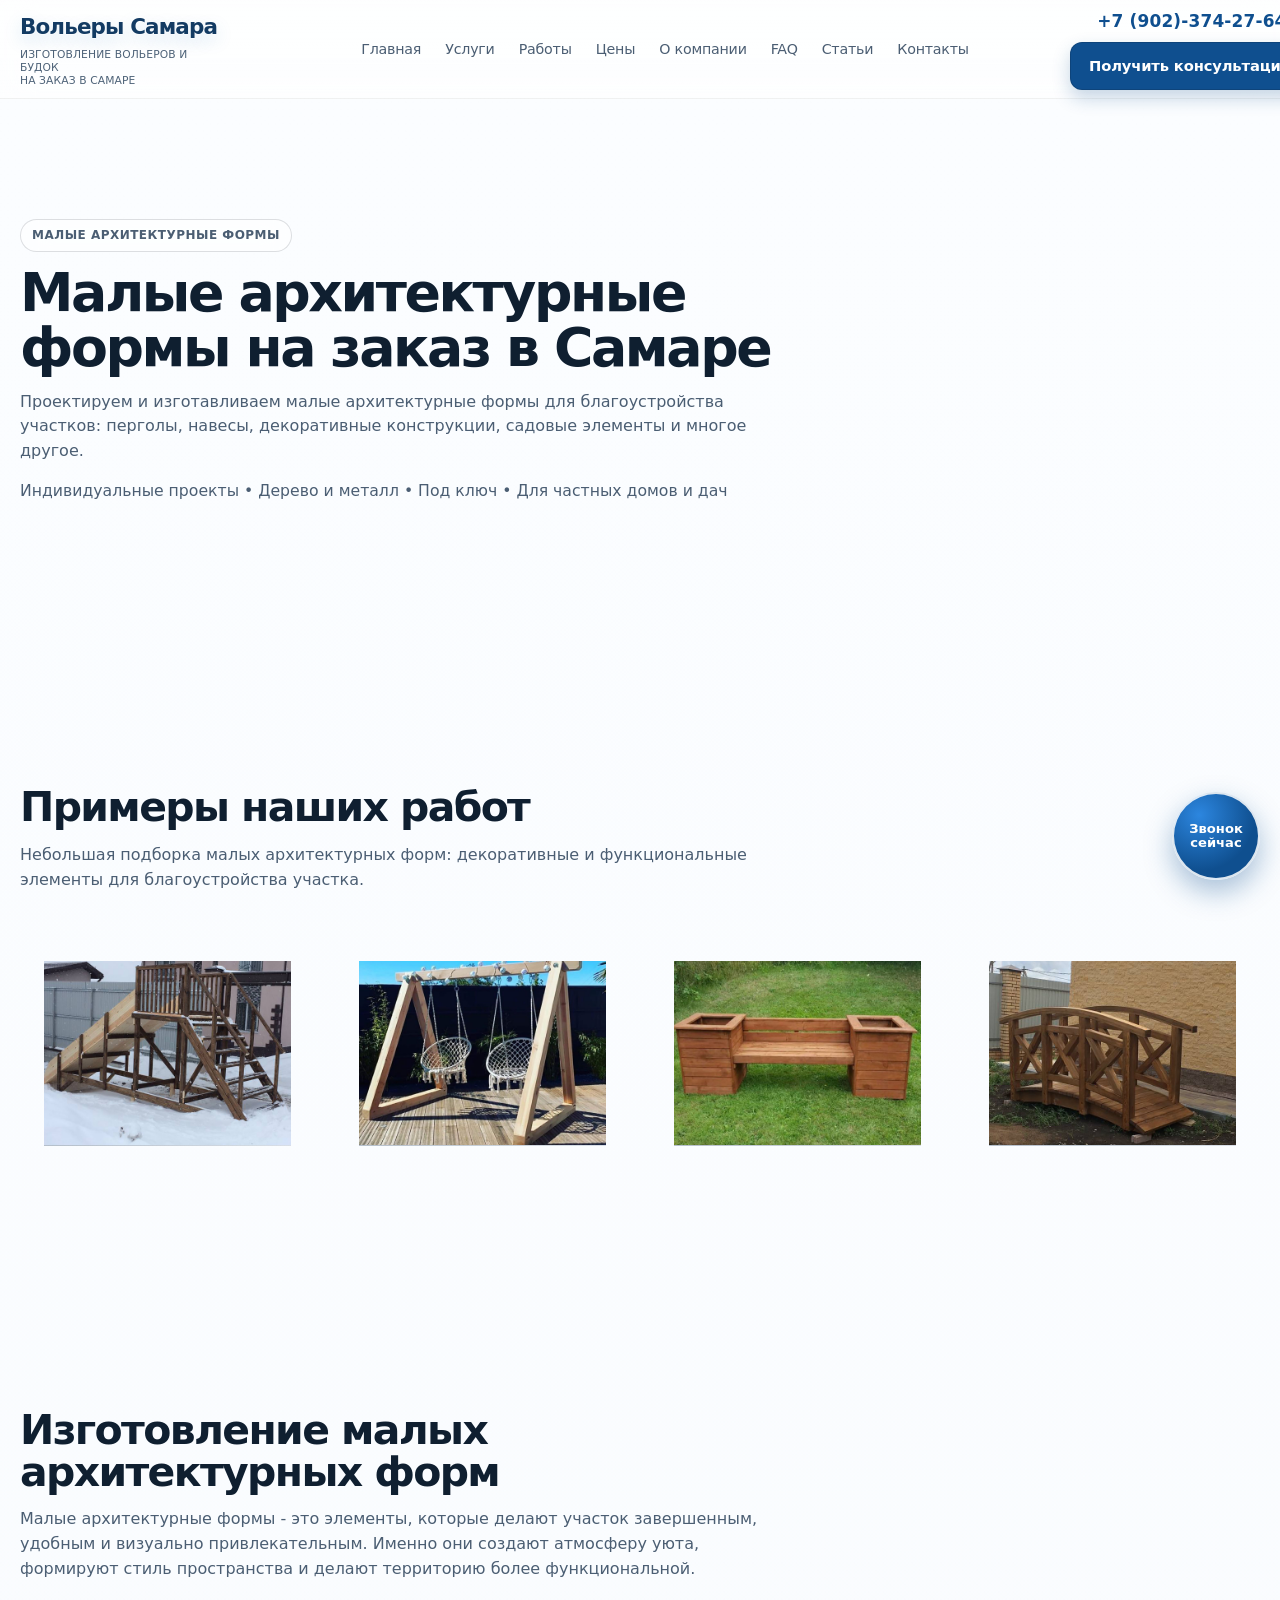
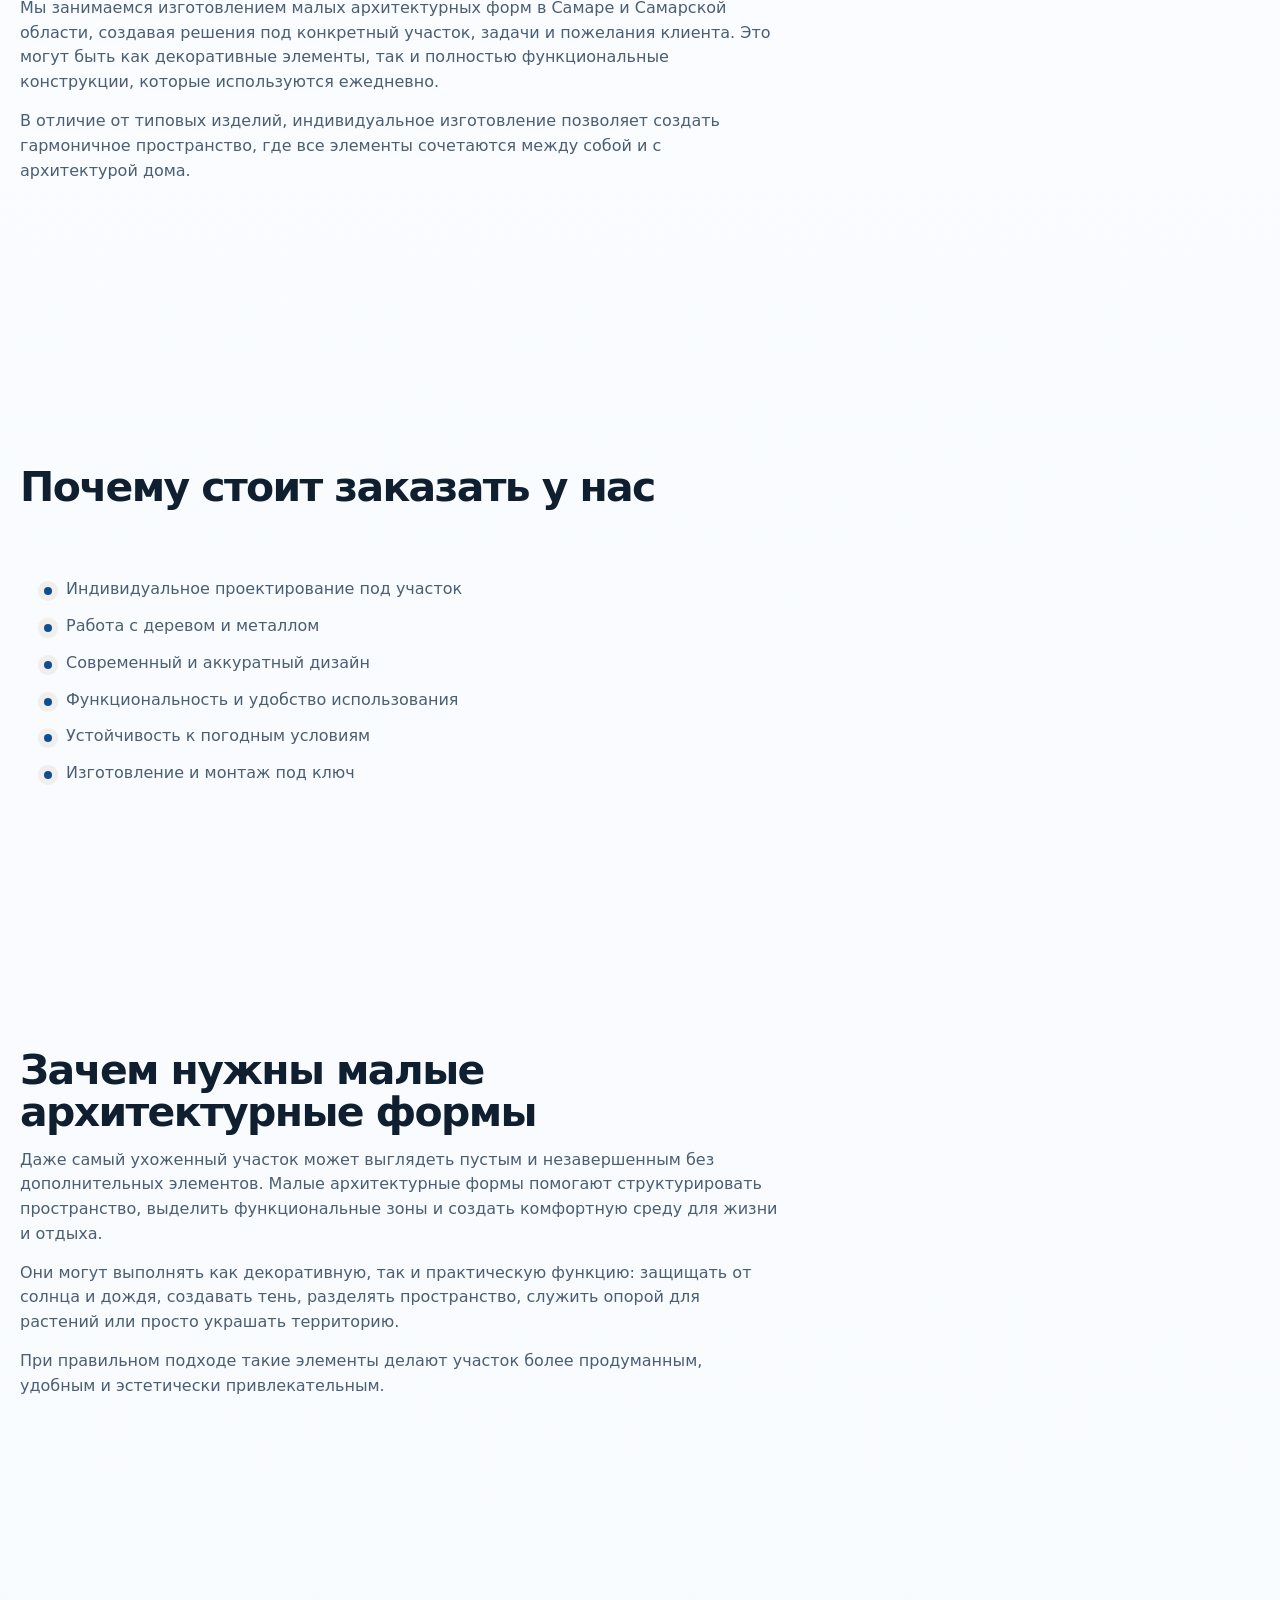
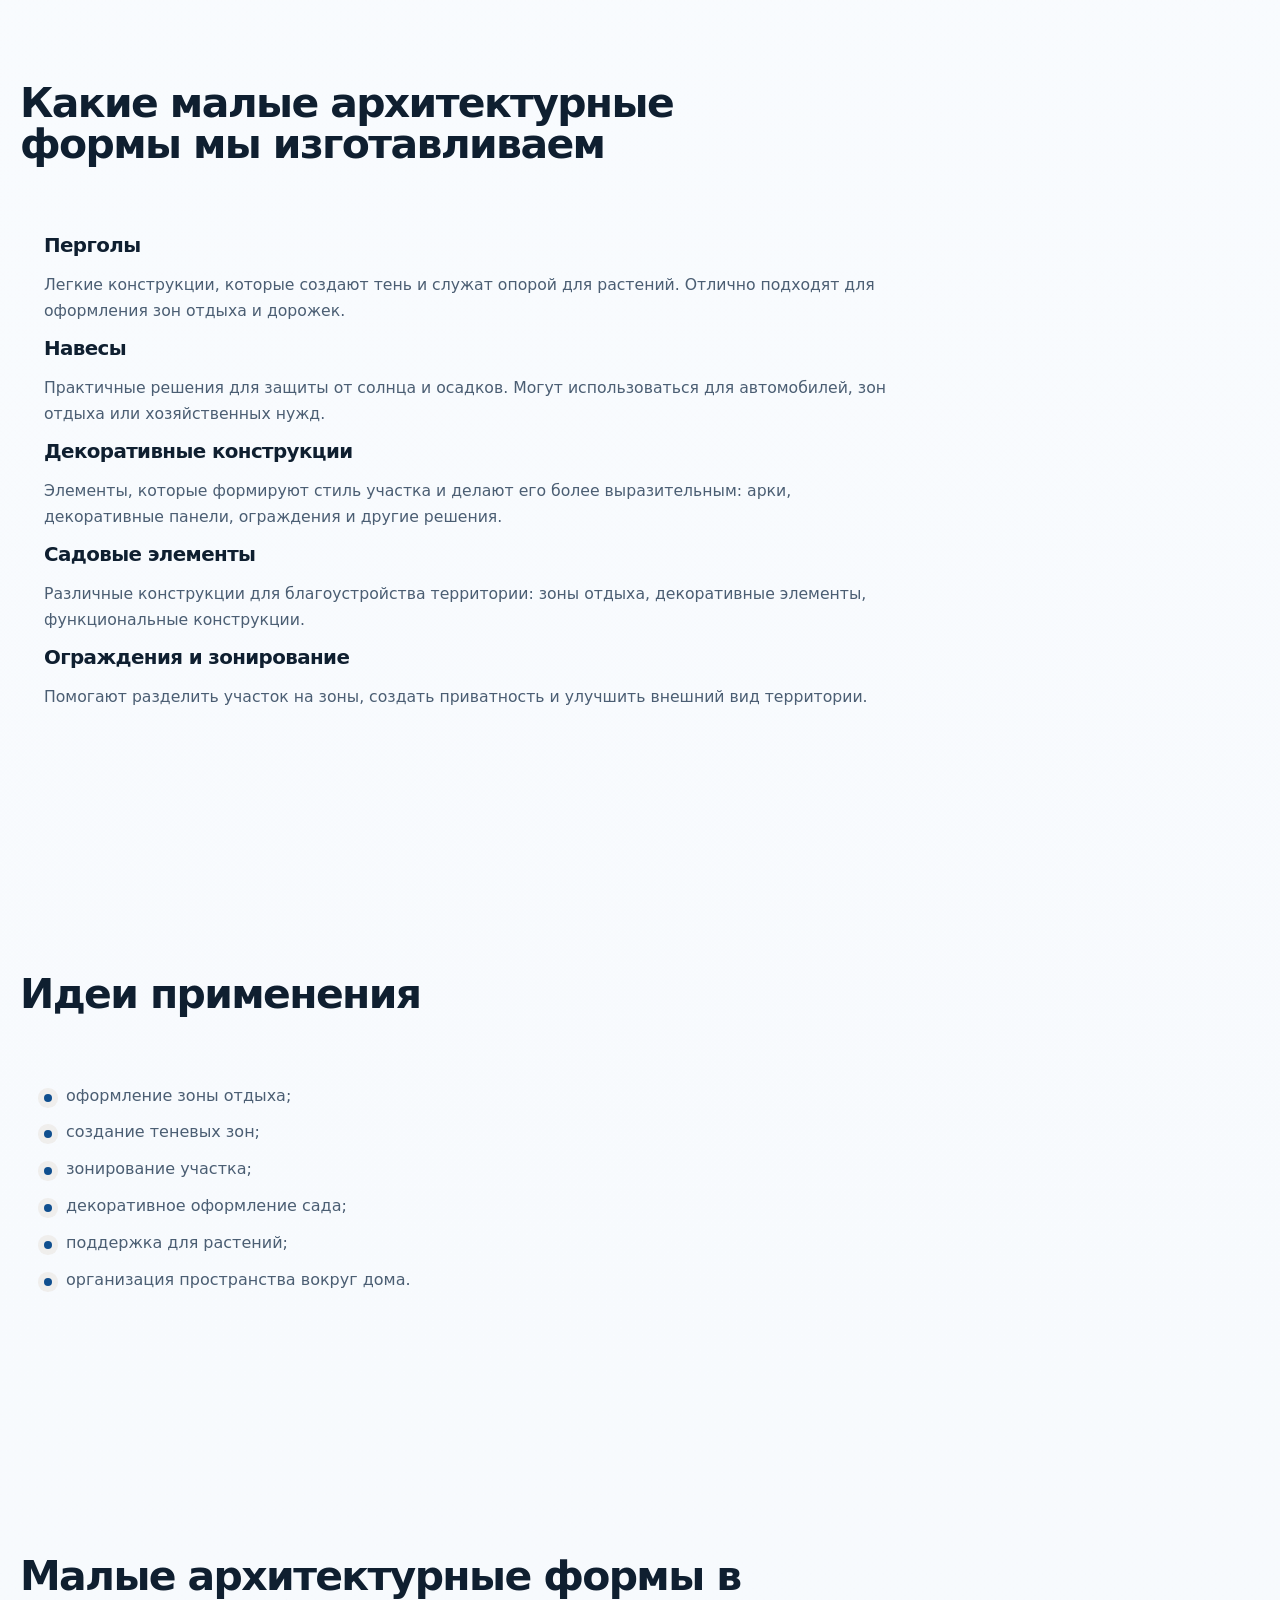
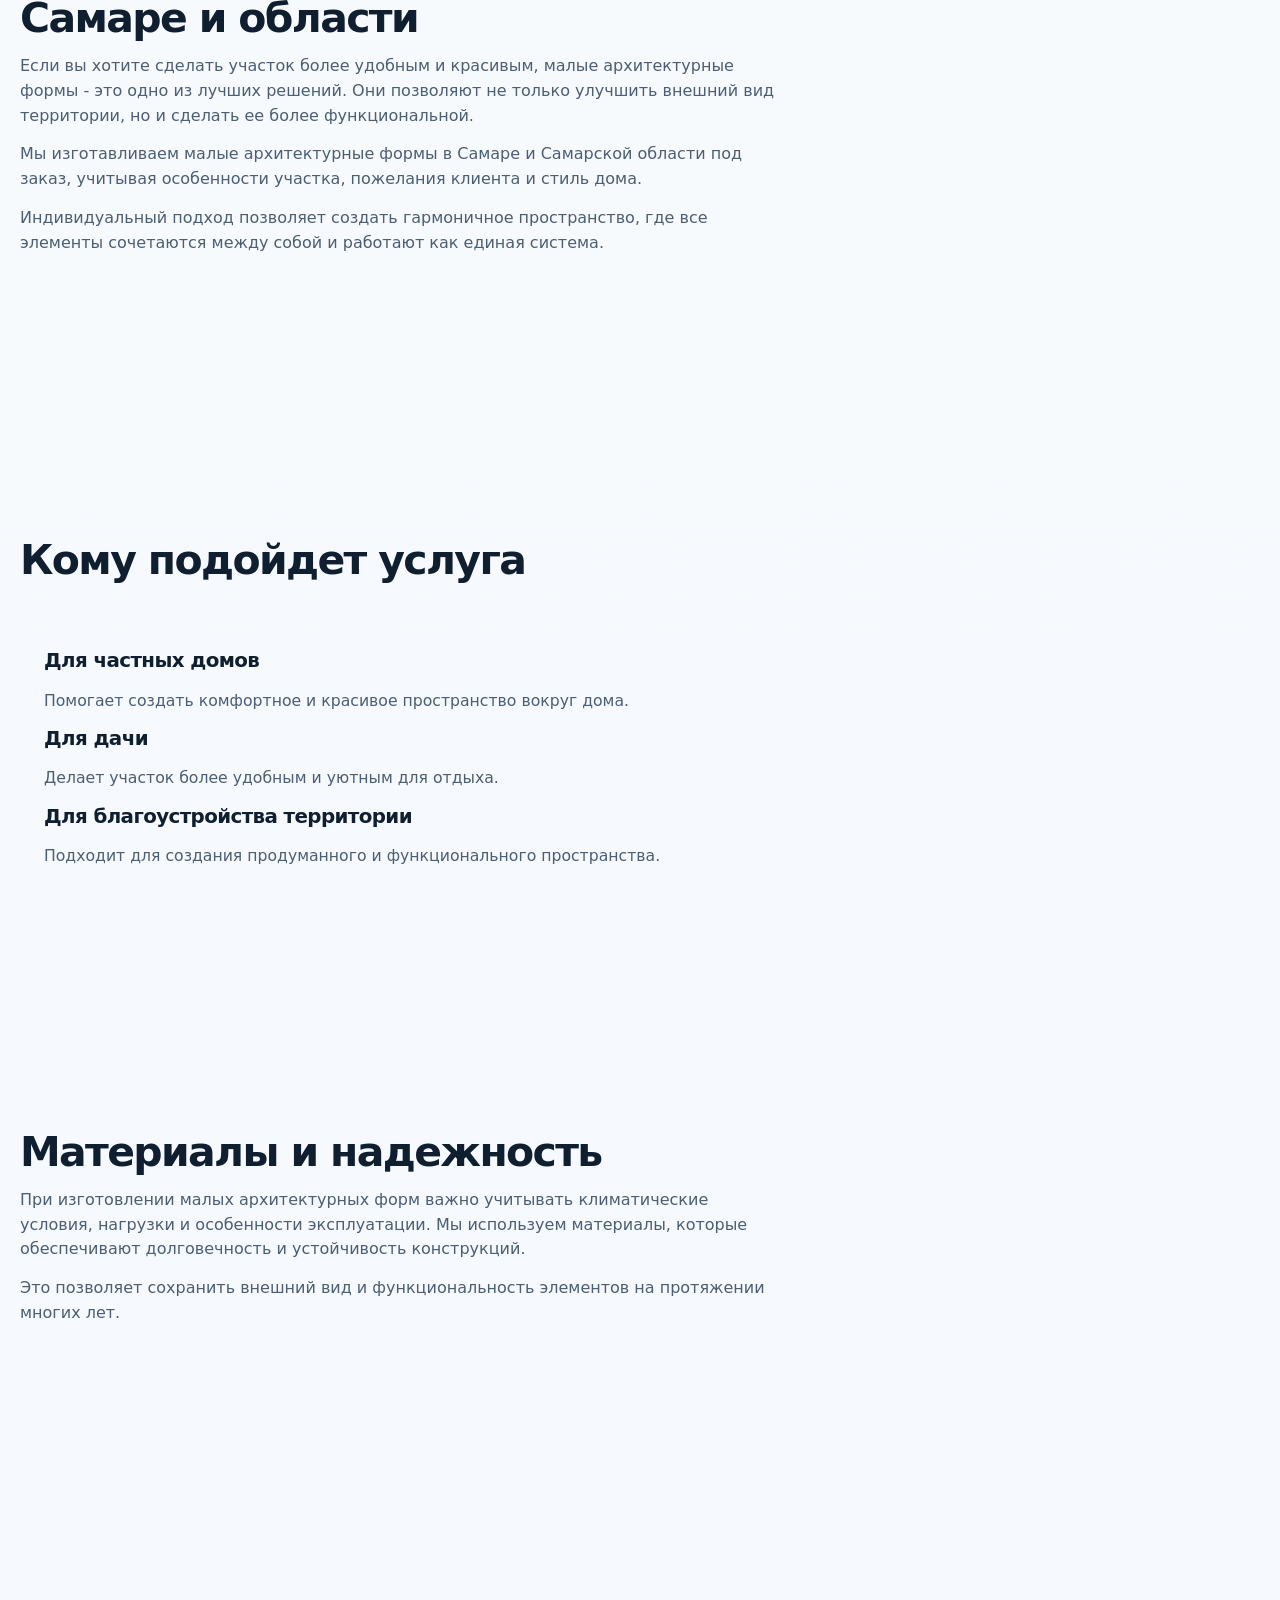
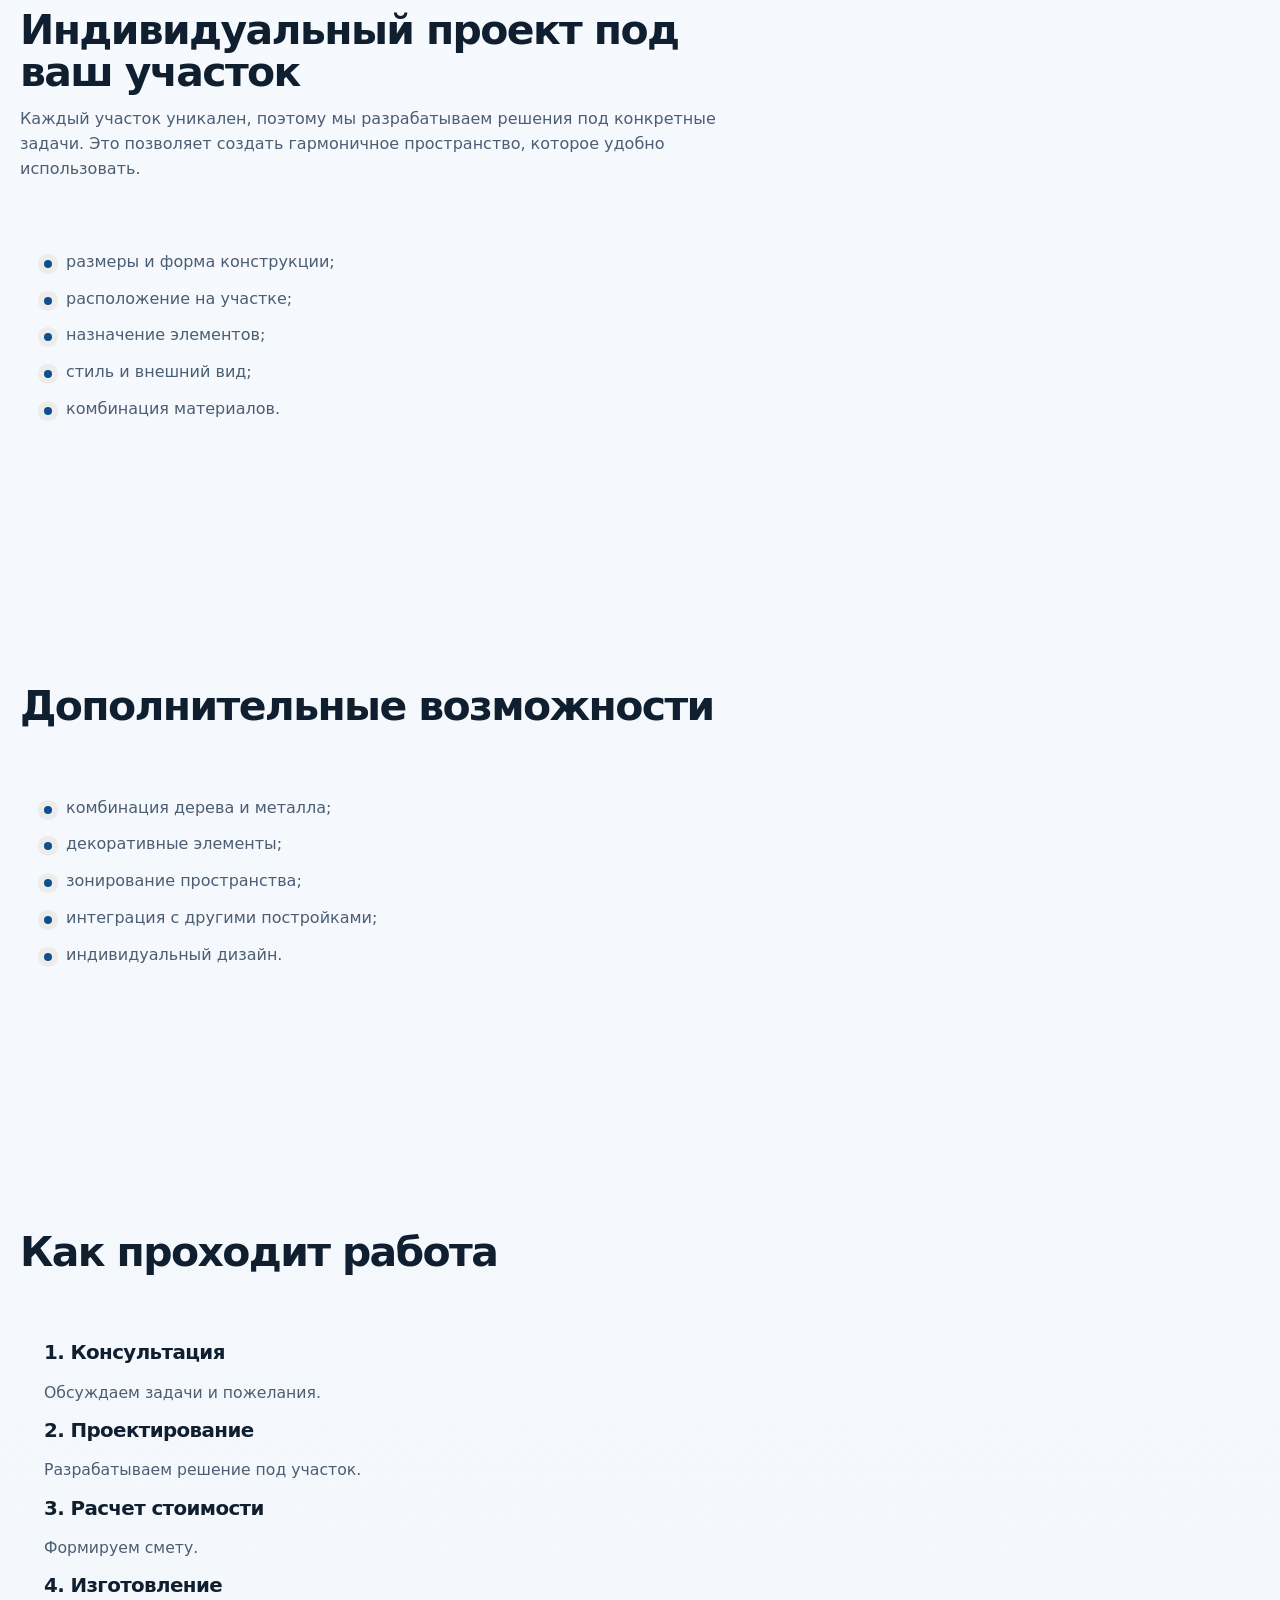
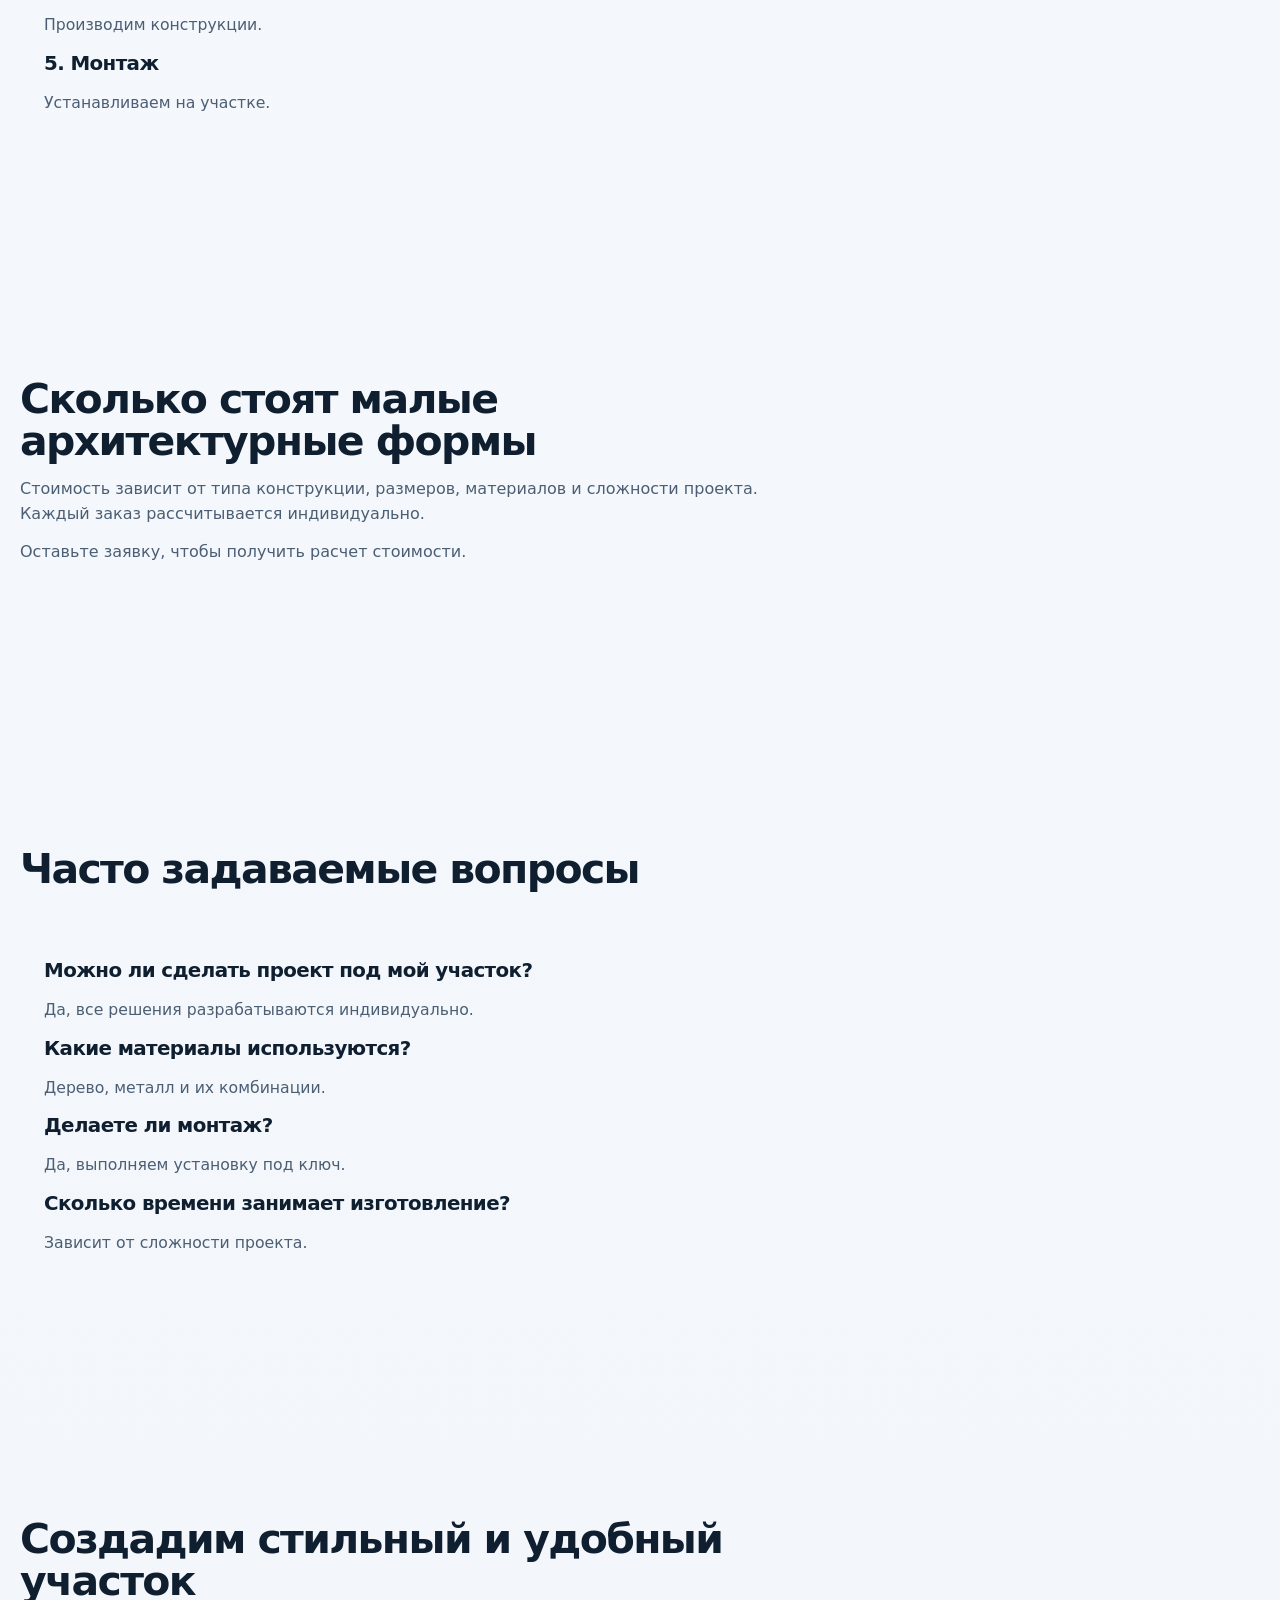
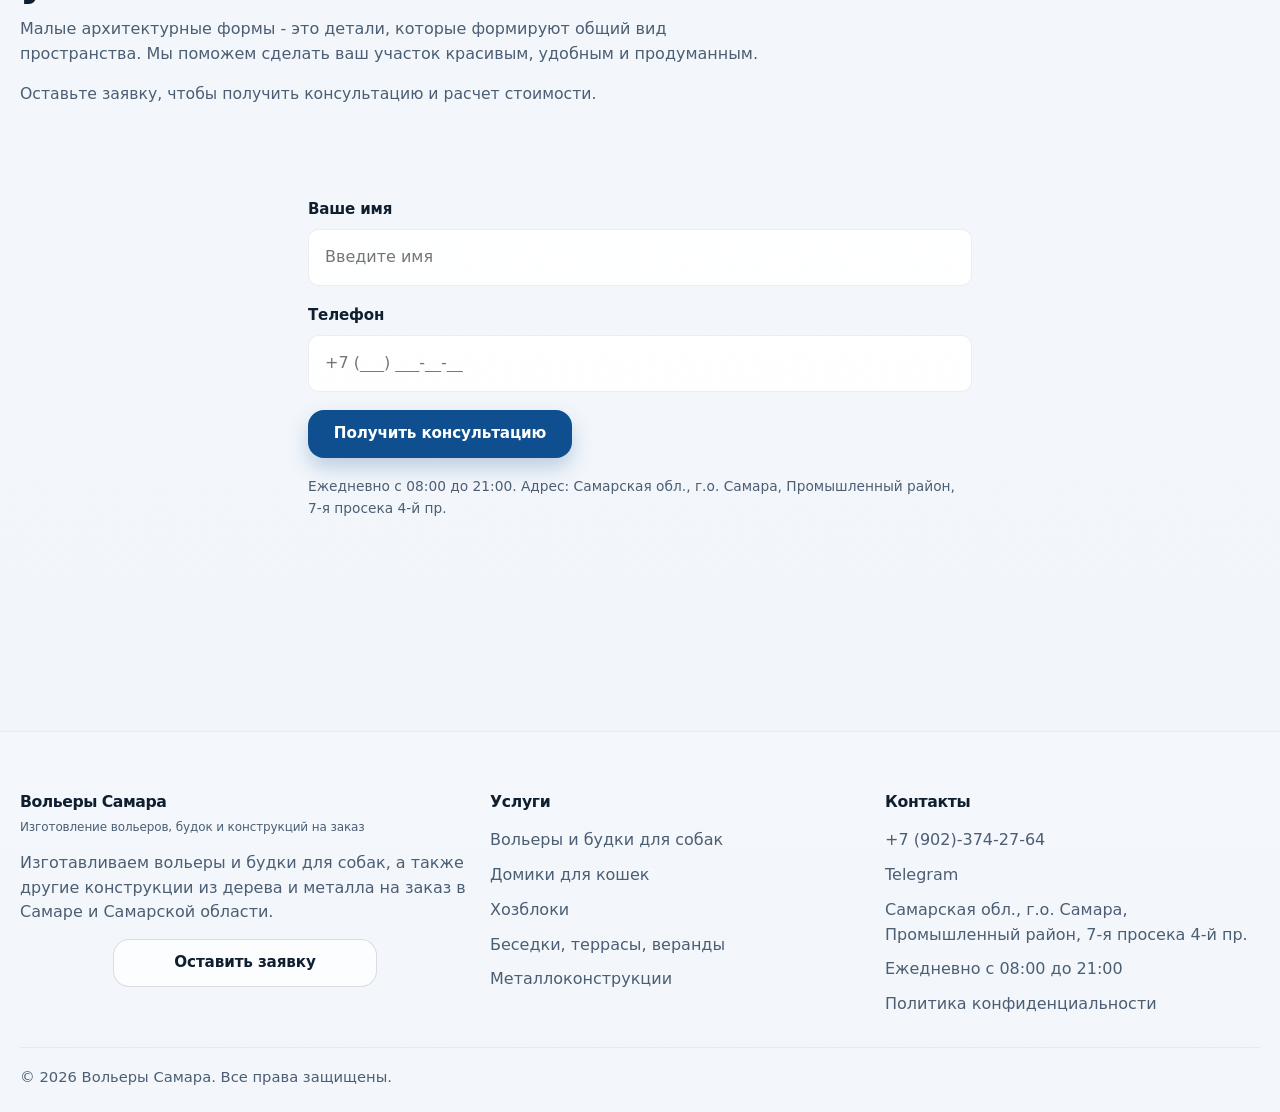
<file: malye-arhitekturnye-formy.html>
﻿<!DOCTYPE html>
<html lang="ru">
<head>
  <meta charset="UTF-8" />
  <meta name="viewport" content="width=device-width, initial-scale=1.0" />
  <title>Малые архитектурные формы в Самаре | Изготовление на заказ</title>
  <meta name="description" content="Изготавливаем малые архитектурные формы на заказ в Самаре: декоративные и функциональные элементы для частных и коммерческих объектов." />
  <script type="application/ld+json">
    {
      "@context": "https://schema.org",
      "@type": "LocalBusiness",
      "name": "Вольеры Самара",
      "description": "Изготовление малых архитектурных форм на заказ в Самаре и Самарской области.",
      "telephone": "+7 (902)-374-27-64",
      "address": {
        "@type": "PostalAddress",
        "addressLocality": "Самара",
        "addressRegion": "Самарская область",
        "addressCountry": "RU"
      },
      "areaServed": [
        "Самара",
        "Самарская область",
        "Тольятти",
        "Новокуйбышевск",
        "Сызрань",
        "Чапаевск",
        "Кинель",
        "Жигулевск",
        "Отрадный"
      ],
      "openingHours": "Mo-Sa 09:00-19:00",
      "serviceType": [
        "Изготовление малых архитектурных форм",
        "Перголы и навесы",
        "Декоративные конструкции для участка"
      ]
    }
  </script>
  <script type="application/ld+json">
    {
      "@context": "https://schema.org",
      "@type": "FAQPage",
      "mainEntity": [
        {
          "@type": "Question",
          "name": "Можно ли сделать проект под мой участок?",
          "acceptedAnswer": {
            "@type": "Answer",
            "text": "Да, все решения по малым архитектурным формам разрабатываются индивидуально под ваш участок."
          }
        },
        {
          "@type": "Question",
          "name": "Какие материалы используются?",
          "acceptedAnswer": {
            "@type": "Answer",
            "text": "Мы используем дерево, металл и комбинированные решения, в зависимости от задач проекта."
          }
        },
        {
          "@type": "Question",
          "name": "Делаете ли монтаж?",
          "acceptedAnswer": {
            "@type": "Answer",
            "text": "Да, выполняем установку малых архитектурных форм под ключ в Самаре и Самарской области."
          }
        },
        {
          "@type": "Question",
          "name": "Сколько времени занимает изготовление?",
          "acceptedAnswer": {
            "@type": "Answer",
            "text": "Сроки зависят от сложности проекта, материалов и объема работ. После согласования параметров называем точный ориентир."
          }
        }
      ]
    }
  </script>
    <link rel="stylesheet" href="assets/css/services-common.css" />
</head>
<body>
  <header class="site-header">
    <div class="container">
      <div class="header-shell">
        <a class="brand" href="index.html#home" aria-label="Вольеры Самара">
          <span class="brand-title">Вольеры Самара</span>
          <span class="brand-subtitle">Изготовление вольеров и будок<br>на заказ в Самаре</span>
        </a>

        <input class="menu-toggle" type="checkbox" id="menu-toggle" aria-label="Открыть меню" />
        <label class="burger" for="menu-toggle" aria-hidden="true"><span></span></label>

        <nav class="nav" aria-label="Основная навигация">
          <ul class="nav-list">
            <li><a class="nav-link" href="index.html#home">Главная</a></li>
            <li class="dropdown desktop-only">
              <a class="dropdown-toggle" href="index.html#services">Услуги</a>
              <div class="dropdown-menu">
                <a href="index.html#service-main">Вольеры и будки для собак</a>
                <a href="domiki-dlya-koshek.html">Домики для кошек</a>
                <a href="hozbloki.html">Хозблоки</a>
                <a href="besedki-terrasy-verandy.html">Беседки, террасы, веранды</a>
                <a href="malye-arhitekturnye-formy.html">Малые архитектурные формы</a>
                <a href="metallokonstrukcii.html">Металлоконструкции</a>
                <a href="vnutrennie-raboty-i-obshivka-ban-parnyh.html">Внутренние работы и обшивка бань, парных</a>
              </div>
            </li>
            <li class="mobile-services">
              <details>
                <summary class="nav-link">Услуги</summary>
                <div class="dropdown-menu" style="display:grid; position:static; min-width:100%; transform:none; opacity:1; visibility:visible; margin-top:8px; background:rgba(245,242,237,.88); box-shadow:none;">
                  <a href="index.html#service-main">Вольеры и будки для собак</a>
                  <a href="domiki-dlya-koshek.html">Домики для кошек</a>
                  <a href="hozbloki.html">Хозблоки</a>
                  <a href="besedki-terrasy-verandy.html">Беседки, террасы, веранды</a>
                  <a href="malye-arhitekturnye-formy.html">Малые архитектурные формы</a>
                  <a href="metallokonstrukcii.html">Металлоконструкции</a>
                  <a href="vnutrennie-raboty-i-obshivka-ban-parnyh.html">Внутренние работы и обшивка бань, парных</a>
                </div>
              </details>
            </li>
            <li><a class="nav-link" href="index.html#works">Работы</a></li>
            <li><a class="nav-link" href="index.html#price">Цены</a></li>
            <li><a class="nav-link" href="index.html#about">О компании</a></li>
            <li><a class="nav-link" href="index.html#faq">FAQ</a></li>
            <li class="dropdown desktop-only">
              <a class="dropdown-toggle" href="articles/index.html">Статьи</a>
              <div class="dropdown-menu">
                <a href="articles/article-1.html">Беседка или терраса: что лучше выбрать</a>
                <a href="articles/article-2.html">Как выбрать хозблок для дачи</a>
                <a href="articles/article-3.html">Как выбрать навес для машины</a>
                <a href="articles/article-4.html">Как сделать отделку бани внутри</a></div>
            </li>
            <li class="mobile-articles">
              <details>
                <summary class="nav-link">Статьи</summary>
                <div class="dropdown-menu" style="display:grid; position:static; min-width:100%; transform:none; opacity:1; visibility:visible; margin-top:8px; background:rgba(245,242,237,.88); box-shadow:none;">
                  <a href="articles/article-1.html">Беседка или терраса: что лучше выбрать</a>
                  <a href="articles/article-2.html">Как выбрать хозблок для дачи</a>
                  <a href="articles/article-3.html">Как выбрать навес для машины</a>
                  <a href="articles/article-4.html">Как сделать отделку бани внутри</a></div>
              </details>
            </li>
            <li><a class="nav-link" href="#contacts">Контакты</a></li>
          </ul>
        </nav>

        <div class="header-actions">
          <a class="header-phone-inline" href="tel:+79023742764">+7 (902)-374-27-64</a>
          <a class="btn btn-primary js-open-lead-popup" href="#price-cta">Получить консультацию</a>
        </div>
      </div>
    </div>
  </header>

  <main>
    <section class="section service-page maf" id="home">
      <div class="container">
        <div class="section-head">
          <span class="eyebrow">Малые архитектурные формы</span>
          <h1>Малые архитектурные формы на заказ в Самаре</h1>
          <p>
            Проектируем и изготавливаем малые архитектурные формы для благоустройства участков: перголы, навесы, декоративные конструкции, садовые элементы и многое другое.
          </p>
          <p class="seo-copy">
            Индивидуальные проекты • Дерево и металл • Под ключ • Для частных домов и дач
          </p>
        </div>
      </div>
    </section>

    <section class="section maf-gallery-top">
      <div class="container">
        <div class="section-head">
          <h2>Примеры наших работ</h2>
          <p>Небольшая подборка малых архитектурных форм: декоративные и функциональные элементы для благоустройства участка.</p>
        </div>
        <div class="grid-4">
          <article class="service-card">
            <div class="other-service-image">
              <img src="assets/images/maf-01.jpg" alt="Пергола для зоны отдыха на участке" loading="lazy" />
            </div>
          </article>
          <article class="service-card">
            <div class="other-service-image">
              <img src="assets/images/maf-02.jpg" alt="Навес из дерева и металла" loading="lazy" />
            </div>
          </article>
          <article class="service-card">
            <div class="other-service-image">
              <img src="assets/images/maf-03.jpg" alt="Декоративная арка для сада" loading="lazy" />
            </div>
          </article>
          <article class="service-card">
            <div class="other-service-image">
              <img src="assets/images/maf-04.jpg" alt="Малые архитектурные формы для зонирования участка" loading="lazy" />
            </div>
          </article>
        </div>
      </div>
    </section>

    <section class="section intro" id="types">
      <div class="container">
        <div class="section-head">
          <h2>Изготовление малых архитектурных форм</h2>
          <p>
            Малые архитектурные формы - это элементы, которые делают участок завершенным, удобным и визуально привлекательным. Именно они создают атмосферу уюта, формируют стиль пространства и делают территорию более функциональной.
          </p>
          <p>
            Мы занимаемся изготовлением малых архитектурных форм в Самаре и Самарской области, создавая решения под конкретный участок, задачи и пожелания клиента. Это могут быть как декоративные элементы, так и полностью функциональные конструкции, которые используются ежедневно.
          </p>
          <p>
            В отличие от типовых изделий, индивидуальное изготовление позволяет создать гармоничное пространство, где все элементы сочетаются между собой и с архитектурой дома.
          </p>
        </div>
      </div>
    </section>

    <section class="section advantages" id="features">
      <div class="container">
        <div class="section-head">
          <h2>Почему стоит заказать у нас</h2>
        </div>
        <article class="card">
          <ul class="list">
            <li>Индивидуальное проектирование под участок</li>
            <li>Работа с деревом и металлом</li>
            <li>Современный и аккуратный дизайн</li>
            <li>Функциональность и удобство использования</li>
            <li>Устойчивость к погодным условиям</li>
            <li>Изготовление и монтаж под ключ</li>
          </ul>
        </article>
      </div>
    </section>

    <section class="section why-important">
      <div class="container">
        <div class="section-head">
          <h2>Зачем нужны малые архитектурные формы</h2>
          <p>
            Даже самый ухоженный участок может выглядеть пустым и незавершенным без дополнительных элементов. Малые архитектурные формы помогают структурировать пространство, выделить функциональные зоны и создать комфортную среду для жизни и отдыха.
          </p>
          <p>
            Они могут выполнять как декоративную, так и практическую функцию: защищать от солнца и дождя, создавать тень, разделять пространство, служить опорой для растений или просто украшать территорию.
          </p>
          <p>
            При правильном подходе такие элементы делают участок более продуманным, удобным и эстетически привлекательным.
          </p>
        </div>
      </div>
    </section>

    <section class="section types">
      <div class="container">
        <div class="section-head">
          <h2>Какие малые архитектурные формы мы изготавливаем</h2>
        </div>
        <article class="card">
          <h3>Перголы</h3>
          <p class="seo-copy">Легкие конструкции, которые создают тень и служат опорой для растений. Отлично подходят для оформления зон отдыха и дорожек.</p>
          <h3>Навесы</h3>
          <p class="seo-copy">Практичные решения для защиты от солнца и осадков. Могут использоваться для автомобилей, зон отдыха или хозяйственных нужд.</p>
          <h3>Декоративные конструкции</h3>
          <p class="seo-copy">Элементы, которые формируют стиль участка и делают его более выразительным: арки, декоративные панели, ограждения и другие решения.</p>
          <h3>Садовые элементы</h3>
          <p class="seo-copy">Различные конструкции для благоустройства территории: зоны отдыха, декоративные элементы, функциональные конструкции.</p>
          <h3>Ограждения и зонирование</h3>
          <p class="seo-copy">Помогают разделить участок на зоны, создать приватность и улучшить внешний вид территории.</p>
        </article>
      </div>
    </section>

    <section class="section ideas">
      <div class="container">
        <div class="section-head">
          <h2>Идеи применения</h2>
        </div>
        <article class="card">
          <ul class="list">
            <li>оформление зоны отдыха;</li>
            <li>создание теневых зон;</li>
            <li>зонирование участка;</li>
            <li>декоративное оформление сада;</li>
            <li>поддержка для растений;</li>
            <li>организация пространства вокруг дома.</li>
          </ul>
        </article>
      </div>
    </section>

    <section class="section seo-description">
      <div class="container">
        <div class="section-head">
          <h2>Малые архитектурные формы в Самаре и области</h2>
          <p>
            Если вы хотите сделать участок более удобным и красивым, малые архитектурные формы - это одно из лучших решений. Они позволяют не только улучшить внешний вид территории, но и сделать ее более функциональной.
          </p>
          <p>
            Мы изготавливаем малые архитектурные формы в Самаре и Самарской области под заказ, учитывая особенности участка, пожелания клиента и стиль дома.
          </p>
          <p>
            Индивидуальный подход позволяет создать гармоничное пространство, где все элементы сочетаются между собой и работают как единая система.
          </p>
        </div>
      </div>
    </section>

    <section class="section for-whom">
      <div class="container">
        <div class="section-head">
          <h2>Кому подойдет услуга</h2>
        </div>
        <article class="card">
          <h3>Для частных домов</h3>
          <p class="seo-copy">Помогает создать комфортное и красивое пространство вокруг дома.</p>
          <h3>Для дачи</h3>
          <p class="seo-copy">Делает участок более удобным и уютным для отдыха.</p>
          <h3>Для благоустройства территории</h3>
          <p class="seo-copy">Подходит для создания продуманного и функционального пространства.</p>
        </article>
      </div>
    </section>

    <section class="section materials">
      <div class="container">
        <div class="section-head">
          <h2>Материалы и надежность</h2>
          <p>
            При изготовлении малых архитектурных форм важно учитывать климатические условия, нагрузки и особенности эксплуатации. Мы используем материалы, которые обеспечивают долговечность и устойчивость конструкций.
          </p>
          <p>
            Это позволяет сохранить внешний вид и функциональность элементов на протяжении многих лет.
          </p>
        </div>
      </div>
    </section>

    <section class="section custom">
      <div class="container">
        <div class="section-head">
          <h2>Индивидуальный проект под ваш участок</h2>
          <p>
            Каждый участок уникален, поэтому мы разрабатываем решения под конкретные задачи. Это позволяет создать гармоничное пространство, которое удобно использовать.
          </p>
        </div>
        <article class="card">
          <ul class="list">
            <li>размеры и форма конструкции;</li>
            <li>расположение на участке;</li>
            <li>назначение элементов;</li>
            <li>стиль и внешний вид;</li>
            <li>комбинация материалов.</li>
          </ul>
        </article>
      </div>
    </section>

    <section class="section options">
      <div class="container">
        <div class="section-head">
          <h2>Дополнительные возможности</h2>
        </div>
        <article class="card">
          <ul class="list">
            <li>комбинация дерева и металла;</li>
            <li>декоративные элементы;</li>
            <li>зонирование пространства;</li>
            <li>интеграция с другими постройками;</li>
            <li>индивидуальный дизайн.</li>
          </ul>
        </article>
      </div>
    </section>

    <section class="section process">
      <div class="container">
        <div class="section-head">
          <h2>Как проходит работа</h2>
        </div>
        <article class="card">
          <h3>1. Консультация</h3>
          <p class="seo-copy">Обсуждаем задачи и пожелания.</p>
          <h3>2. Проектирование</h3>
          <p class="seo-copy">Разрабатываем решение под участок.</p>
          <h3>3. Расчет стоимости</h3>
          <p class="seo-copy">Формируем смету.</p>
          <h3>4. Изготовление</h3>
          <p class="seo-copy">Производим конструкции.</p>
          <h3>5. Монтаж</h3>
          <p class="seo-copy">Устанавливаем на участке.</p>
        </article>
      </div>
    </section>

    <section class="section price">
      <div class="container">
        <div class="section-head">
          <h2>Сколько стоят малые архитектурные формы</h2>
          <p>
            Стоимость зависит от типа конструкции, размеров, материалов и сложности проекта. Каждый заказ рассчитывается индивидуально.
          </p>
          <p>Оставьте заявку, чтобы получить расчет стоимости.</p>
        </div>
      </div>
    </section>

    <section class="section faq">
      <div class="container">
        <div class="section-head">
          <h2>Часто задаваемые вопросы</h2>
        </div>
        <article class="card">
          <h3>Можно ли сделать проект под мой участок?</h3>
          <p class="seo-copy">Да, все решения разрабатываются индивидуально.</p>
          <h3>Какие материалы используются?</h3>
          <p class="seo-copy">Дерево, металл и их комбинации.</p>
          <h3>Делаете ли монтаж?</h3>
          <p class="seo-copy">Да, выполняем установку под ключ.</p>
          <h3>Сколько времени занимает изготовление?</h3>
          <p class="seo-copy">Зависит от сложности проекта.</p>
        </article>
      </div>
    </section>

    <section class="section cta" id="contacts">
      <div class="container">
        <div class="section-head">
          <h2>Создадим стильный и удобный участок</h2>
          <p>
            Малые архитектурные формы - это детали, которые формируют общий вид пространства. Мы поможем сделать ваш участок красивым, удобным и продуманным.
          </p>
          <p class="seo-copy">Оставьте заявку, чтобы получить консультацию и расчет стоимости.</p>
        </div>

        <article class="contact-card" style="max-width:760px; margin-inline:auto;">
          <form class="price-form" id="cat-house-form">
            <div class="field">
              <label for="cat-house-name">Ваше имя</label>
              <input class="input" id="cat-house-name" type="text" name="name" placeholder="Введите имя" required />
            </div>
            <div class="field">
              <label for="cat-house-phone">Телефон</label>
              <input class="input" id="cat-house-phone" type="tel" name="phone" placeholder="+7 (___) ___-__-__" required />
            </div>
            <input type="text" name="website" tabindex="-1" autocomplete="off" style="position:absolute;left:-9999px;opacity:0;pointer-events:none;" aria-hidden="true" />
            <button class="btn btn-primary" type="submit">Получить консультацию</button>
            <p class="muted" style="font-size:.86rem;">Ежедневно с 08:00 до 21:00. Адрес: Самарская обл., г.о. Самара, Промышленный район, 7-я просека 4-й пр.</p>
          </form>
        </article>
      </div>
    </section>
  </main>

  <footer class="footer">
    <div class="container">
      <div class="footer-grid">
        <div class="footer-col">
          <a class="brand" href="index.html#home">
            <span class="brand-title">Вольеры Самара</span>
            <span class="brand-subtitle">Изготовление вольеров, будок и конструкций на заказ</span>
          </a>
          <p class="footer-copy">Изготавливаем вольеры и будки для собак, а также другие конструкции из дерева и металла на заказ в Самаре и Самарской области.</p>
          <div class="footer-actions">
            <a class="btn btn-secondary js-open-lead-popup" href="#price-cta">Оставить заявку</a>
          </div>
        </div>

        <div class="footer-col">
          <div class="footer-title">Услуги</div>
          <div class="footer-services">
            <a href="index.html#service-main">Вольеры и будки для собак</a>
            <a href="domiki-dlya-koshek.html">Домики для кошек</a>
            <a href="hozbloki.html">Хозблоки</a>
            <a href="besedki-terrasy-verandy.html">Беседки, террасы, веранды</a>
            <a href="metallokonstrukcii.html">Металлоконструкции</a>
          </div>
        </div>

        <div class="footer-col">
          <div class="footer-title">Контакты</div>
          <div class="footer-contacts">
            <a href="tel:+79023742764">+7 (902)-374-27-64</a>
            <a href="https://t.me/+79023742764" target="_blank" rel="noopener noreferrer">Telegram</a>
            <span class="muted">Самарская обл., г.о. Самара, Промышленный район, 7-я просека 4-й пр.</span>
            <span class="muted">Ежедневно с 08:00 до 21:00</span>
            <a class="footer-policy" href="#">Политика конфиденциальности</a>
          </div>
        </div>
      </div>

      <div class="footer-bottom">
        <span>© 2026 Вольеры Самара. Все права защищены.</span>
      </div>
    </div>
  </footer>
  <a class="call-sticker" href="tel:+79023742764" aria-label="Позвонить: +7 (902)-374-27-64">
    <span>Звонок<br>сейчас</span>
  </a>
  <button class="scroll-top" type="button" aria-label="Вернуться наверх">↑</button>
  <div class="lead-popup" id="lead-popup" aria-hidden="true">
    <div class="lead-popup__panel" role="dialog" aria-modal="true" aria-labelledby="lead-popup-title">
      <button class="lead-popup__close" type="button" aria-label="Закрыть форму" data-popup-close>&times;</button>
      <div class="lead-popup__head">
        <h3 id="lead-popup-title">Оставьте заявку</h3>
        <p>Мы перезвоним в течение 10 минут</p>
      </div>
      <form class="lead-popup__form" id="lead-popup-form">
        <div class="field">
          <label for="lead-name">Имя</label>
          <input class="input" id="lead-name" name="name" type="text" autocomplete="name" required />
        </div>
        <div class="field">
          <label for="lead-phone">Телефон</label>
          <input class="input" id="lead-phone" name="phone" type="tel" inputmode="numeric" autocomplete="tel" placeholder="+7 (___) ___-__-__" required />
        </div>
        <input type="text" name="website" tabindex="-1" autocomplete="off" style="position:absolute;left:-9999px;opacity:0;pointer-events:none;" aria-hidden="true" />
        <button class="btn btn-primary" type="submit">Отправить заявку</button>
        <p class="lead-popup__consent"><span class="lead-popup__consent-mark" aria-hidden="true">&#10003;</span>Нажимая кнопку вы соглашаетесь с обработкой данных</p>
      </form>
    </div>
  </div>
  <script>
    (function () {
      var menuToggle = document.getElementById('menu-toggle');
      var nav = document.querySelector('.nav');
      var scrollTopButton = document.querySelector('.scroll-top');
      var leadPopup = document.getElementById('lead-popup');
      var leadPopupForm = document.getElementById('lead-popup-form');
      var leadNameInput = document.getElementById('lead-name');
      var leadPhoneInput = document.getElementById('lead-phone');
      var leadSubmitButton = leadPopupForm ? leadPopupForm.querySelector('button[type="submit"]') : null;
      var popupCloseButton = document.querySelector('[data-popup-close]');
      var popupTriggers = document.querySelectorAll('.js-open-lead-popup');
      var catHouseForm = document.getElementById('cat-house-form');
      var catHousePhoneInput = document.getElementById('cat-house-phone');
      var catHouseSubmitButton = catHouseForm ? catHouseForm.querySelector('button[type="submit"]') : null;

      var getPhoneDigits = function (value) {
        var digits = (value || '').replace(/\D/g, '');
        if (digits.length > 0 && (digits.charAt(0) === '7' || digits.charAt(0) === '8')) {
          digits = digits.slice(1);
        }
        return digits.slice(0, 10);
      };

      var formatPhone = function (value) {
        var digits = getPhoneDigits(value);
        var padded = (digits + '__________').slice(0, 10);
        return '+7 (' + padded.slice(0, 3) + ') ' + padded.slice(3, 6) + '-' + padded.slice(6, 8) + '-' + padded.slice(8, 10);
      };

      var openPopup = function () {
        if (!leadPopup) return;
        leadPopup.classList.add('is-open');
        leadPopup.setAttribute('aria-hidden', 'false');
        document.body.classList.add('modal-open');
        if (leadNameInput) leadNameInput.focus();
      };

      var closePopup = function () {
        if (!leadPopup) return;
        leadPopup.classList.remove('is-open');
        leadPopup.setAttribute('aria-hidden', 'true');
        document.body.classList.remove('modal-open');
      };

      if (menuToggle && nav) {
        var syncMenuState = function () {
          var isOpen = !!menuToggle.checked;
          document.body.classList.toggle('menu-open', isOpen);
          if (isOpen) {
            nav.scrollTop = 0;
          }
        };

        menuToggle.addEventListener('change', syncMenuState);
        syncMenuState();

        nav.addEventListener('click', function (event) {
          var link = event.target.closest('a[href]');
          if (!link) return;
          menuToggle.checked = false;
          syncMenuState();
        });

        var mobileAccordions = nav.querySelectorAll('.mobile-services details, .mobile-articles details');
        mobileAccordions.forEach(function (accordion) {
          var summary = accordion.querySelector('summary');
          if (!summary) return;

          summary.addEventListener('click', function (event) {
            event.preventDefault();
            var shouldOpen = !accordion.hasAttribute('open');

            mobileAccordions.forEach(function (item) {
              item.removeAttribute('open');
            });

            if (shouldOpen) {
              accordion.setAttribute('open', '');
            }
          });
        });
      }

      if (scrollTopButton) {
        var toggleScrollTop = function () {
          if (window.scrollY > 500) {
            scrollTopButton.classList.add('is-visible');
          } else {
            scrollTopButton.classList.remove('is-visible');
          }
        };

        window.addEventListener('scroll', toggleScrollTop, { passive: true });
        toggleScrollTop();

        scrollTopButton.addEventListener('click', function () {
          window.scrollTo({ top: 0, behavior: 'smooth' });
        });
      }

      if (popupTriggers.length) {
        popupTriggers.forEach(function (trigger) {
          trigger.addEventListener('click', function (event) {
            event.preventDefault();
            openPopup();
          });
        });
      }

      if (popupCloseButton) {
        popupCloseButton.addEventListener('click', closePopup);
      }

      if (leadPopup) {
        leadPopup.addEventListener('click', function (event) {
          if (event.target === leadPopup) {
            closePopup();
          }
        });
      }

      if (leadPhoneInput) {
        leadPhoneInput.addEventListener('focus', function () {
          if (!leadPhoneInput.value) {
            leadPhoneInput.value = formatPhone('');
          }
        });

        leadPhoneInput.addEventListener('input', function () {
          leadPhoneInput.value = formatPhone(leadPhoneInput.value);
          leadPhoneInput.setCustomValidity('');
        });
      }

      if (leadPopupForm) {
        leadPopupForm.addEventListener('submit', async function (event) {
          var phoneDigits = getPhoneDigits(leadPhoneInput ? leadPhoneInput.value : '');
          if (leadPhoneInput && phoneDigits.length !== 10) {
            event.preventDefault();
            leadPhoneInput.setCustomValidity('Укажите телефон полностью.');
            leadPhoneInput.reportValidity();
            return;
          }
          if (leadPhoneInput) {
            leadPhoneInput.setCustomValidity('');
          }
          event.preventDefault();

          var nameValue = leadNameInput ? leadNameInput.value.trim() : '';
          if (leadNameInput && nameValue.length < 2) {
            leadNameInput.setCustomValidity('Укажите имя.');
            leadNameInput.reportValidity();
            return;
          }
          if (leadNameInput) {
            leadNameInput.setCustomValidity('');
          }

          if (leadSubmitButton) {
            leadSubmitButton.disabled = true;
            leadSubmitButton.textContent = 'Отправка...';
          }

          try {
            var formData = new FormData(leadPopupForm);
            var response = await fetch('send_lead.php', {
              method: 'POST',
              body: formData,
              headers: { 'Accept': 'application/json' }
            });

            var data = await response.json().catch(function () {
              return { ok: false, message: 'Сервер вернул некорректный ответ.' };
            });

            if (!response.ok || !data.ok) {
              window.alert(data.message || 'Не удалось отправить заявку. Попробуйте позже.');
              return;
            }

            window.alert('Спасибо! Заявка отправлена, мы скоро свяжемся с вами.');
            leadPopupForm.reset();
            if (leadPhoneInput) leadPhoneInput.value = '';
            closePopup();
          } catch (error) {
            window.alert('Ошибка отправки. Проверьте подключение к интернету и повторите попытку.');
          } finally {
            if (leadSubmitButton) {
              leadSubmitButton.disabled = false;
              leadSubmitButton.textContent = 'Отправить заявку';
            }
          }
        });
      }


      if (catHousePhoneInput) {
        catHousePhoneInput.addEventListener('focus', function () {
          if (!catHousePhoneInput.value) {
            catHousePhoneInput.value = formatPhone('');
          }
        });

        catHousePhoneInput.addEventListener('input', function () {
          catHousePhoneInput.value = formatPhone(catHousePhoneInput.value);
          catHousePhoneInput.setCustomValidity('');
        });
      }

      if (catHouseForm) {
        catHouseForm.addEventListener('submit', async function (event) {
          event.preventDefault();
          var phoneDigits = getPhoneDigits(catHousePhoneInput ? catHousePhoneInput.value : '');
          if (catHousePhoneInput && phoneDigits.length !== 10) {
            catHousePhoneInput.setCustomValidity('Укажите телефон полностью.');
            catHousePhoneInput.reportValidity();
            return;
          }
          if (catHousePhoneInput) {
            catHousePhoneInput.setCustomValidity('');
          }

          if (catHouseSubmitButton) {
            catHouseSubmitButton.disabled = true;
            catHouseSubmitButton.textContent = 'Отправка...';
          }

          try {
            var formData = new FormData(catHouseForm);
            var response = await fetch('send_lead.php', {
              method: 'POST',
              body: formData,
              headers: { 'Accept': 'application/json' }
            });

            var data = await response.json().catch(function () {
              return { ok: false, message: 'Сервер вернул некорректный ответ.' };
            });

            if (!response.ok || !data.ok) {
              window.alert(data.message || 'Не удалось отправить заявку. Попробуйте позже.');
              return;
            }

            window.alert('Спасибо! Заявка отправлена, мы скоро свяжемся с вами.');
            catHouseForm.reset();
            if (catHousePhoneInput) catHousePhoneInput.value = '';
          } catch (error) {
            window.alert('Ошибка отправки. Проверьте подключение к интернету и повторите попытку.');
          } finally {
            if (catHouseSubmitButton) {
              catHouseSubmitButton.disabled = false;
              catHouseSubmitButton.textContent = 'Получить консультацию';
            }
          }
        });
      }
      document.addEventListener('keydown', function (event) {
        if (event.key === 'Escape' && leadPopup && leadPopup.classList.contains('is-open')) {
          closePopup();
        }
      });
    })();
  </script>
</body>
</html>
</file>
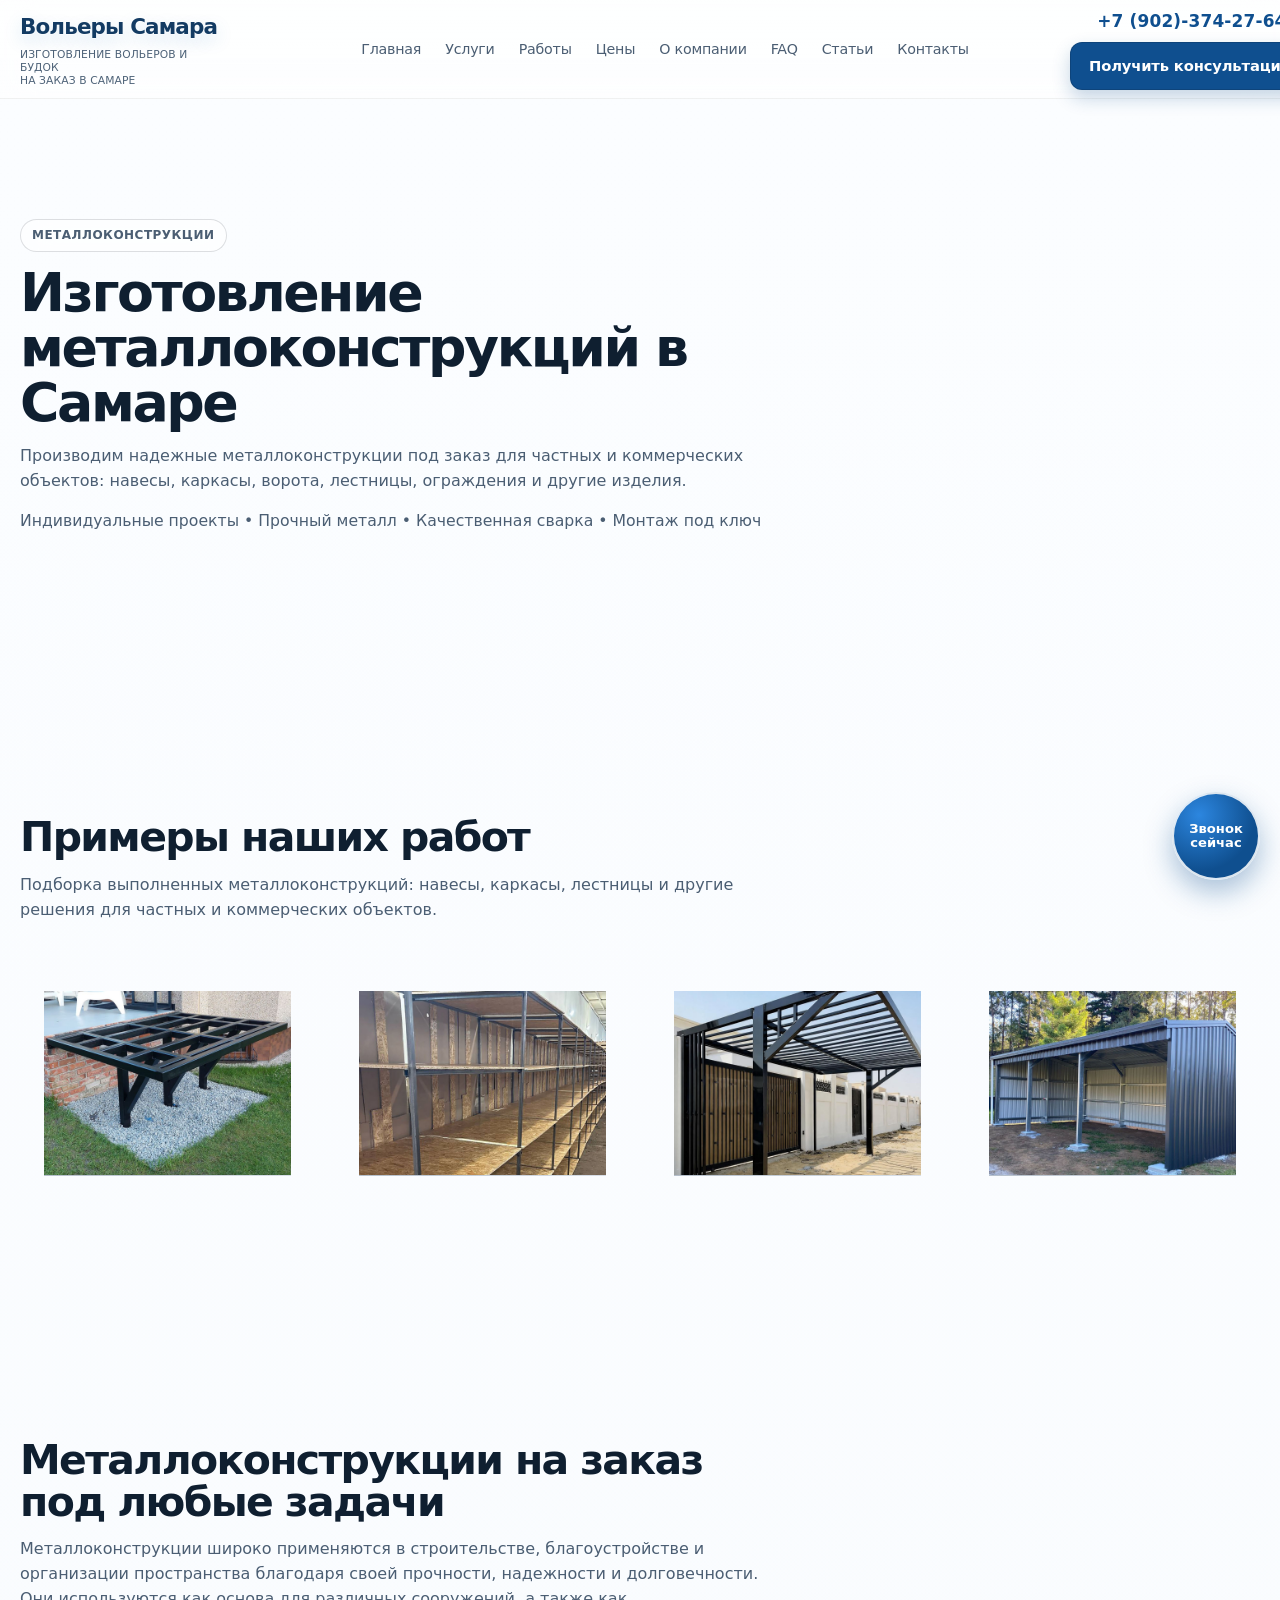
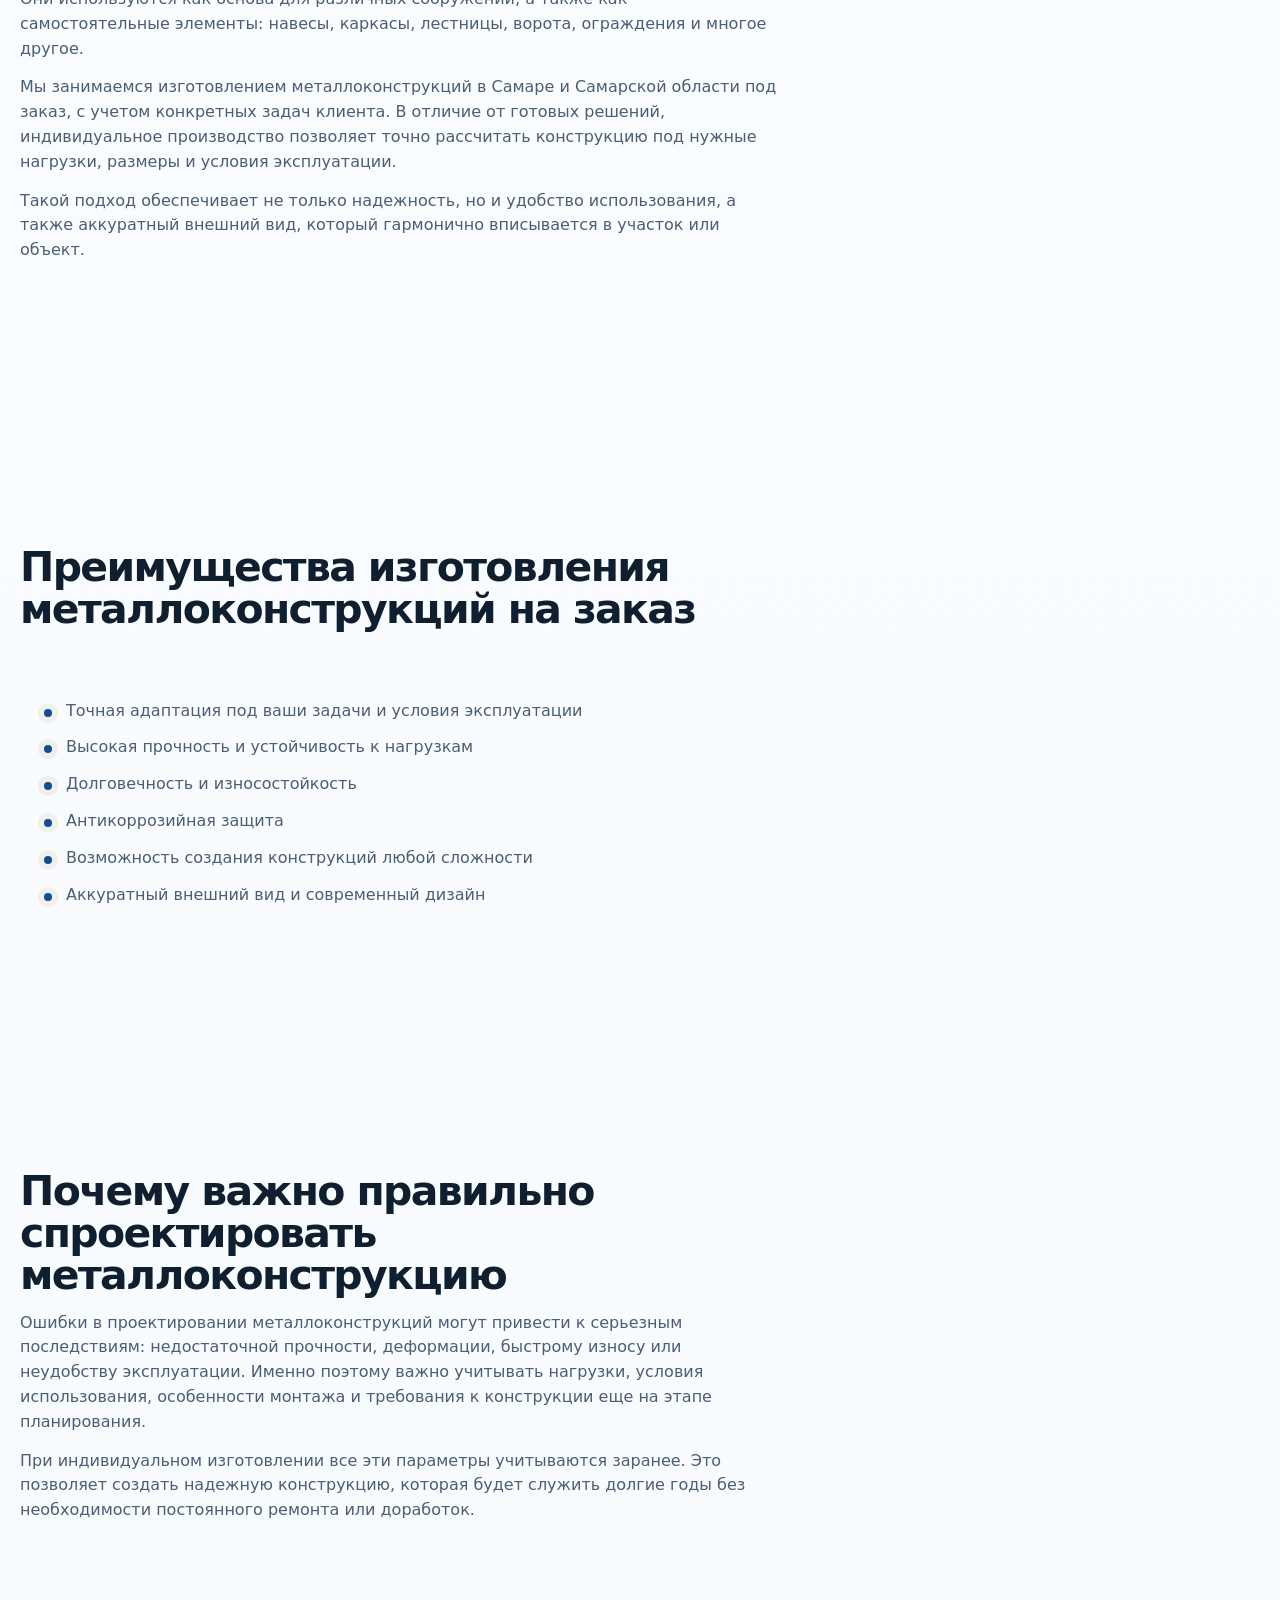
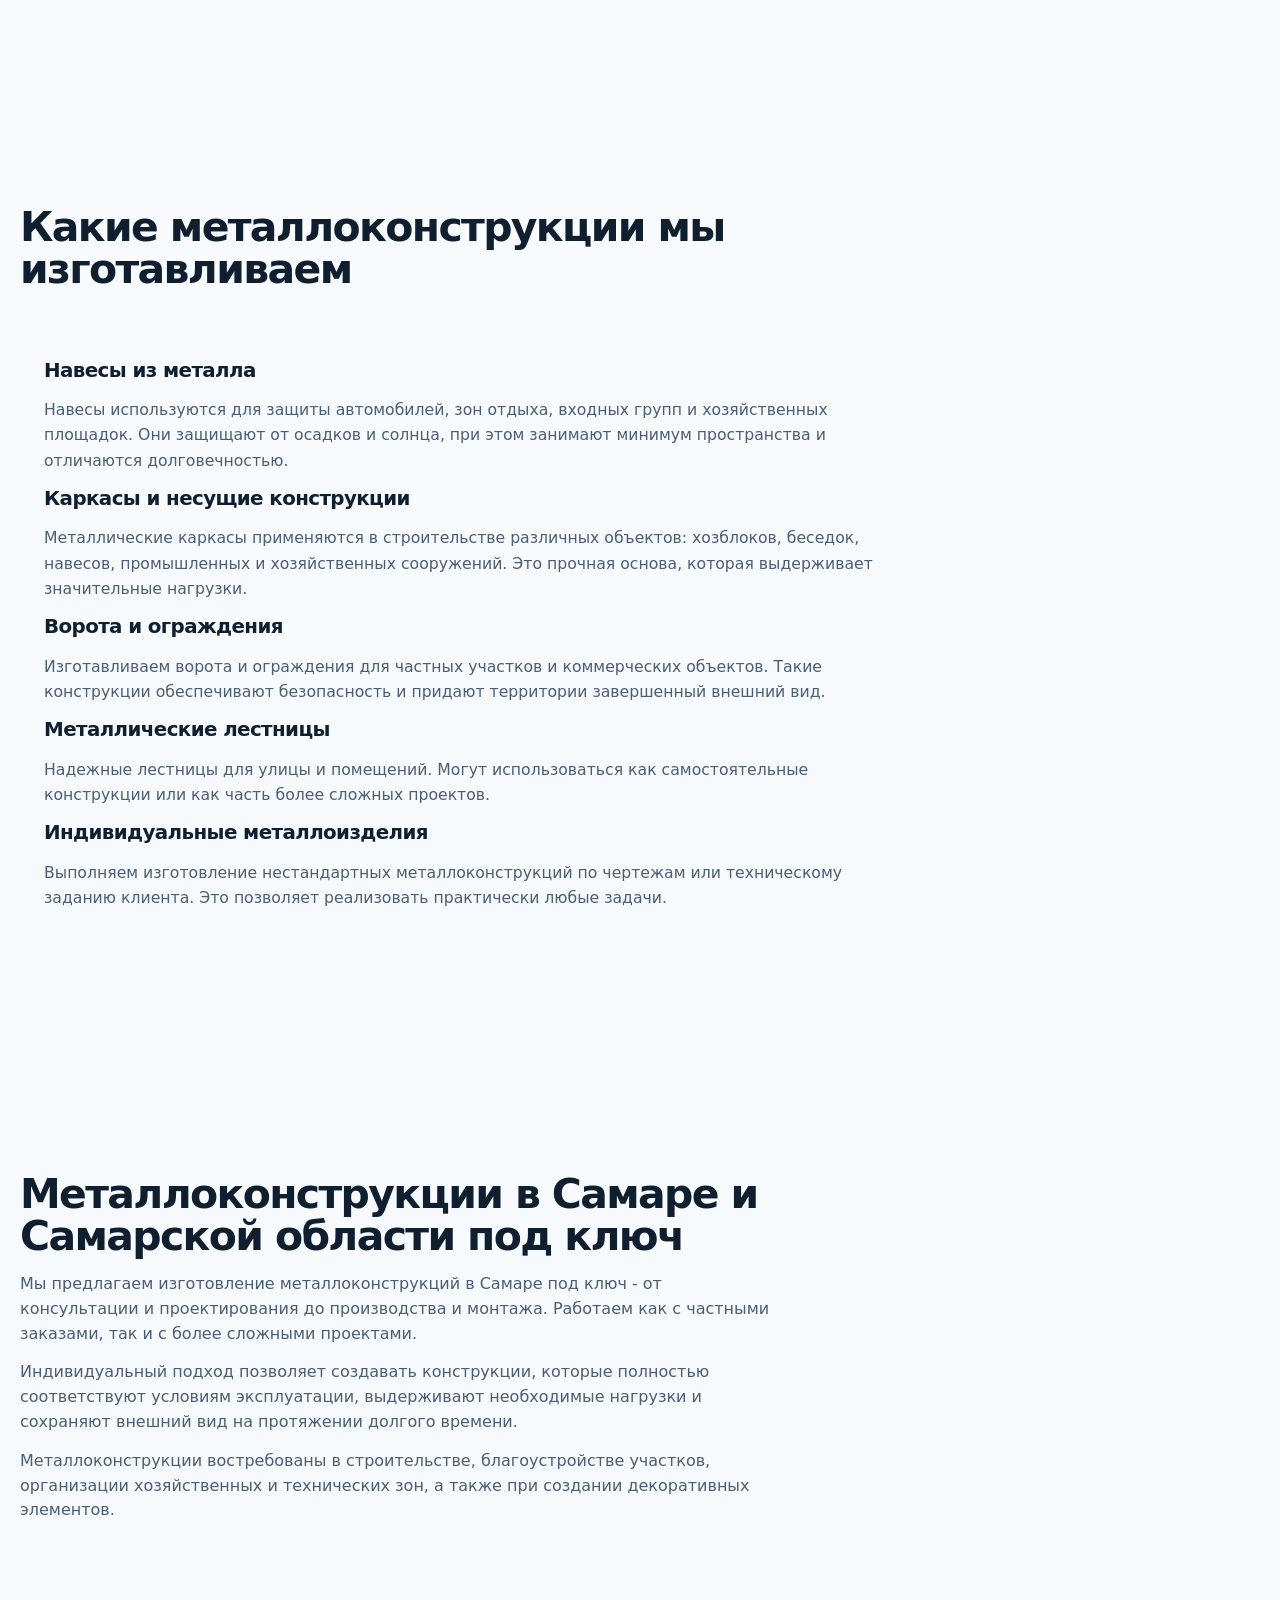
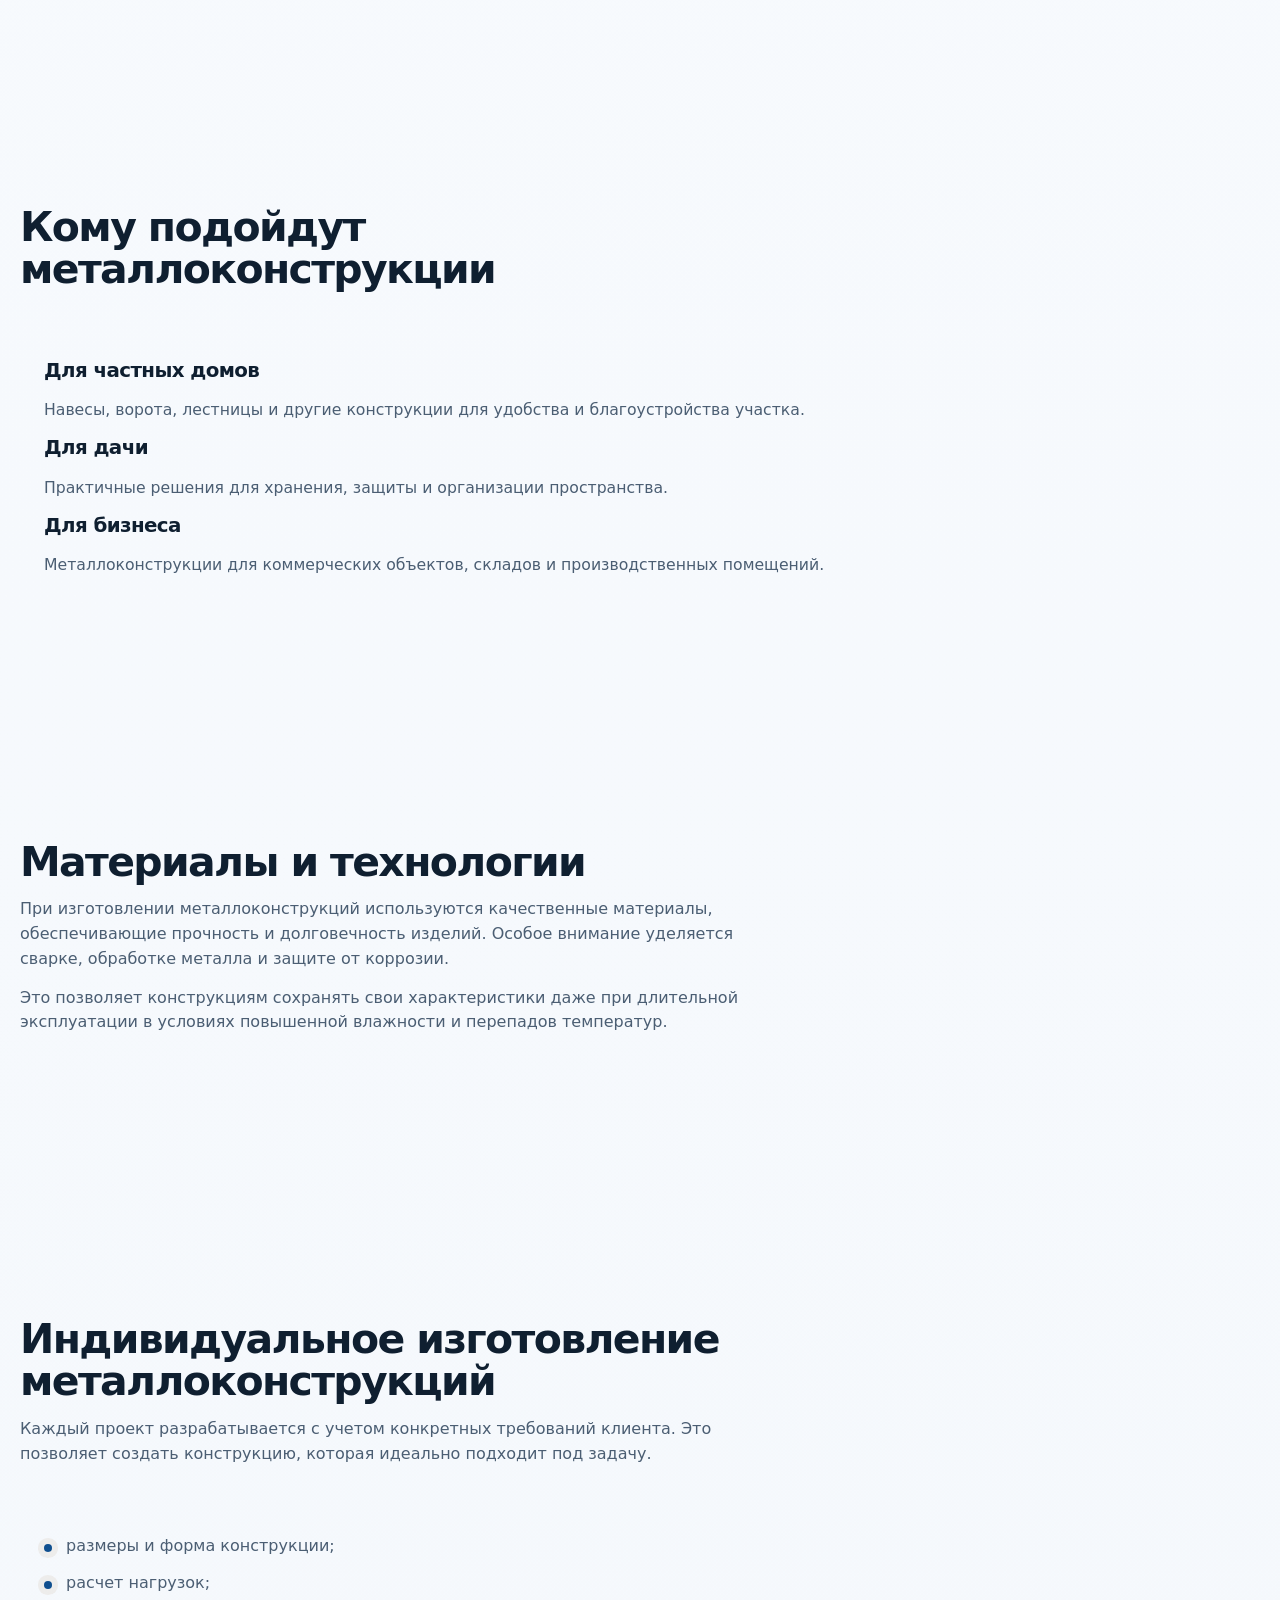
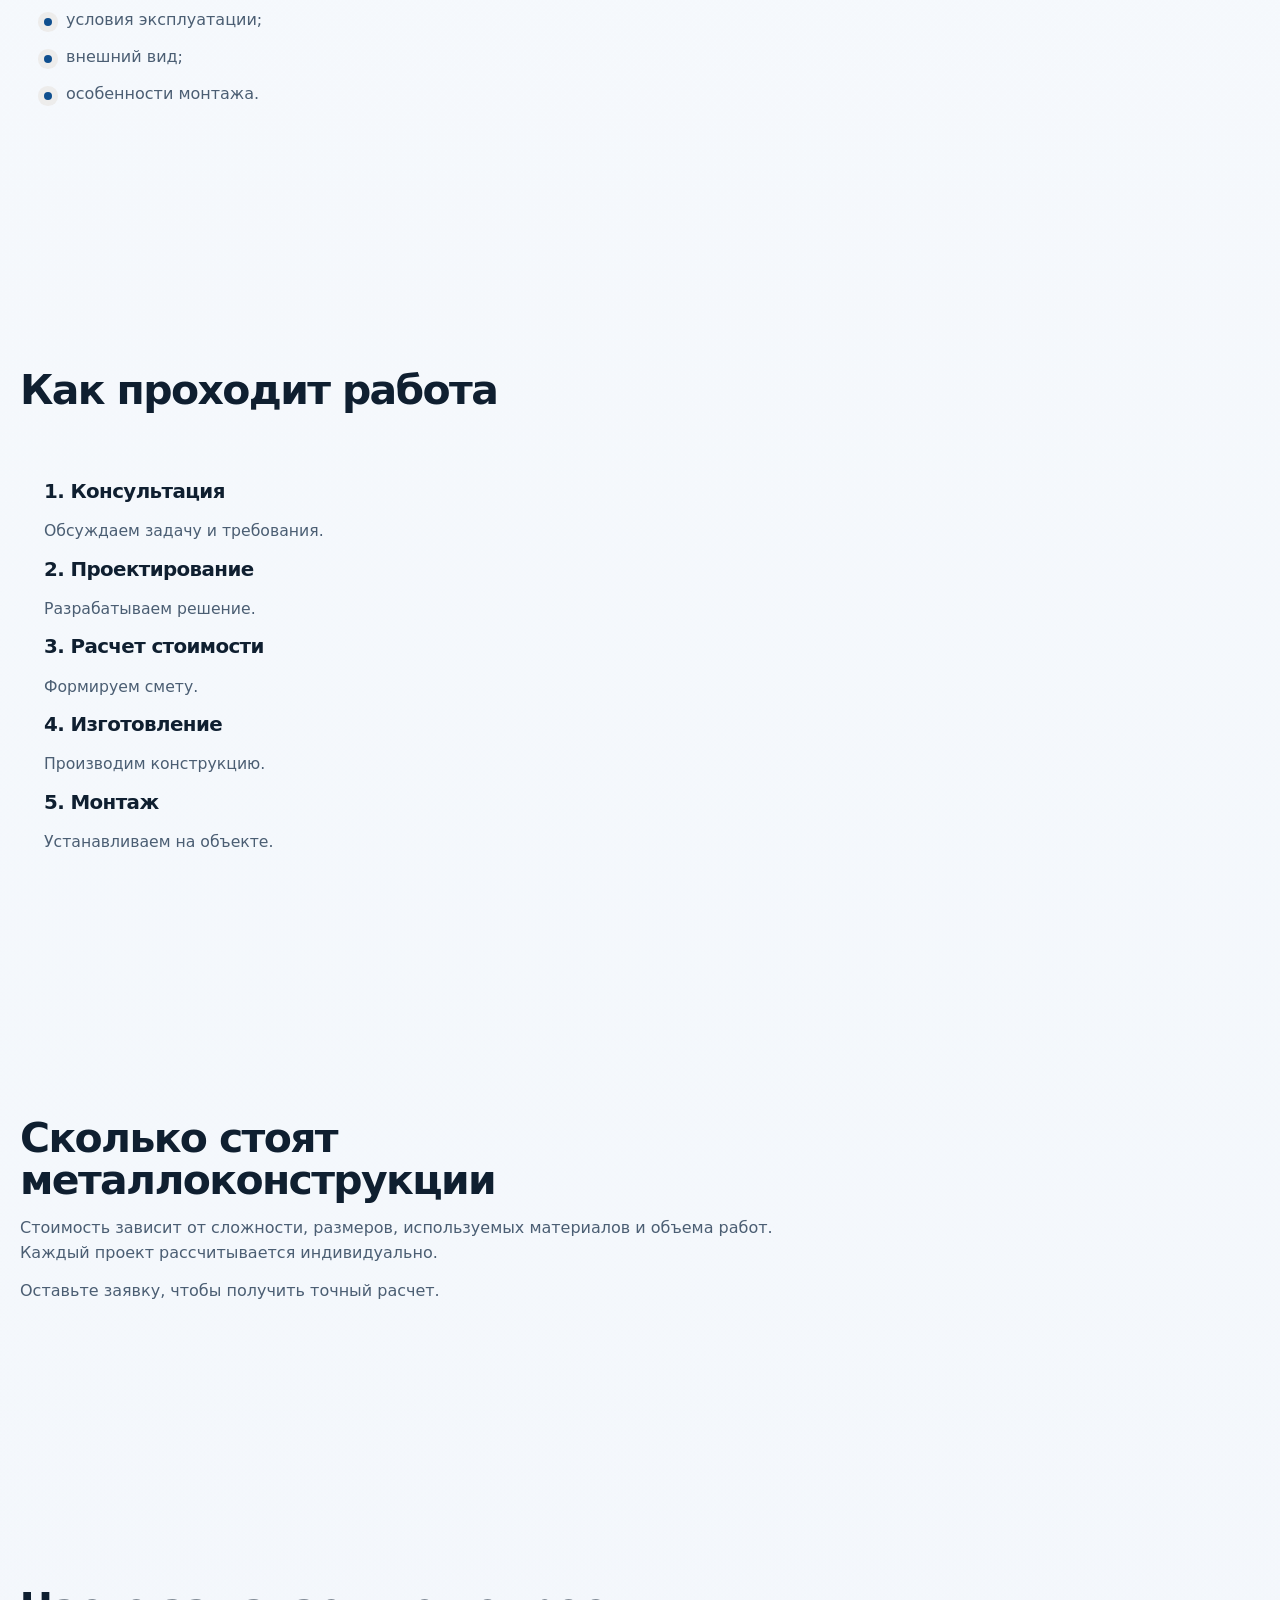
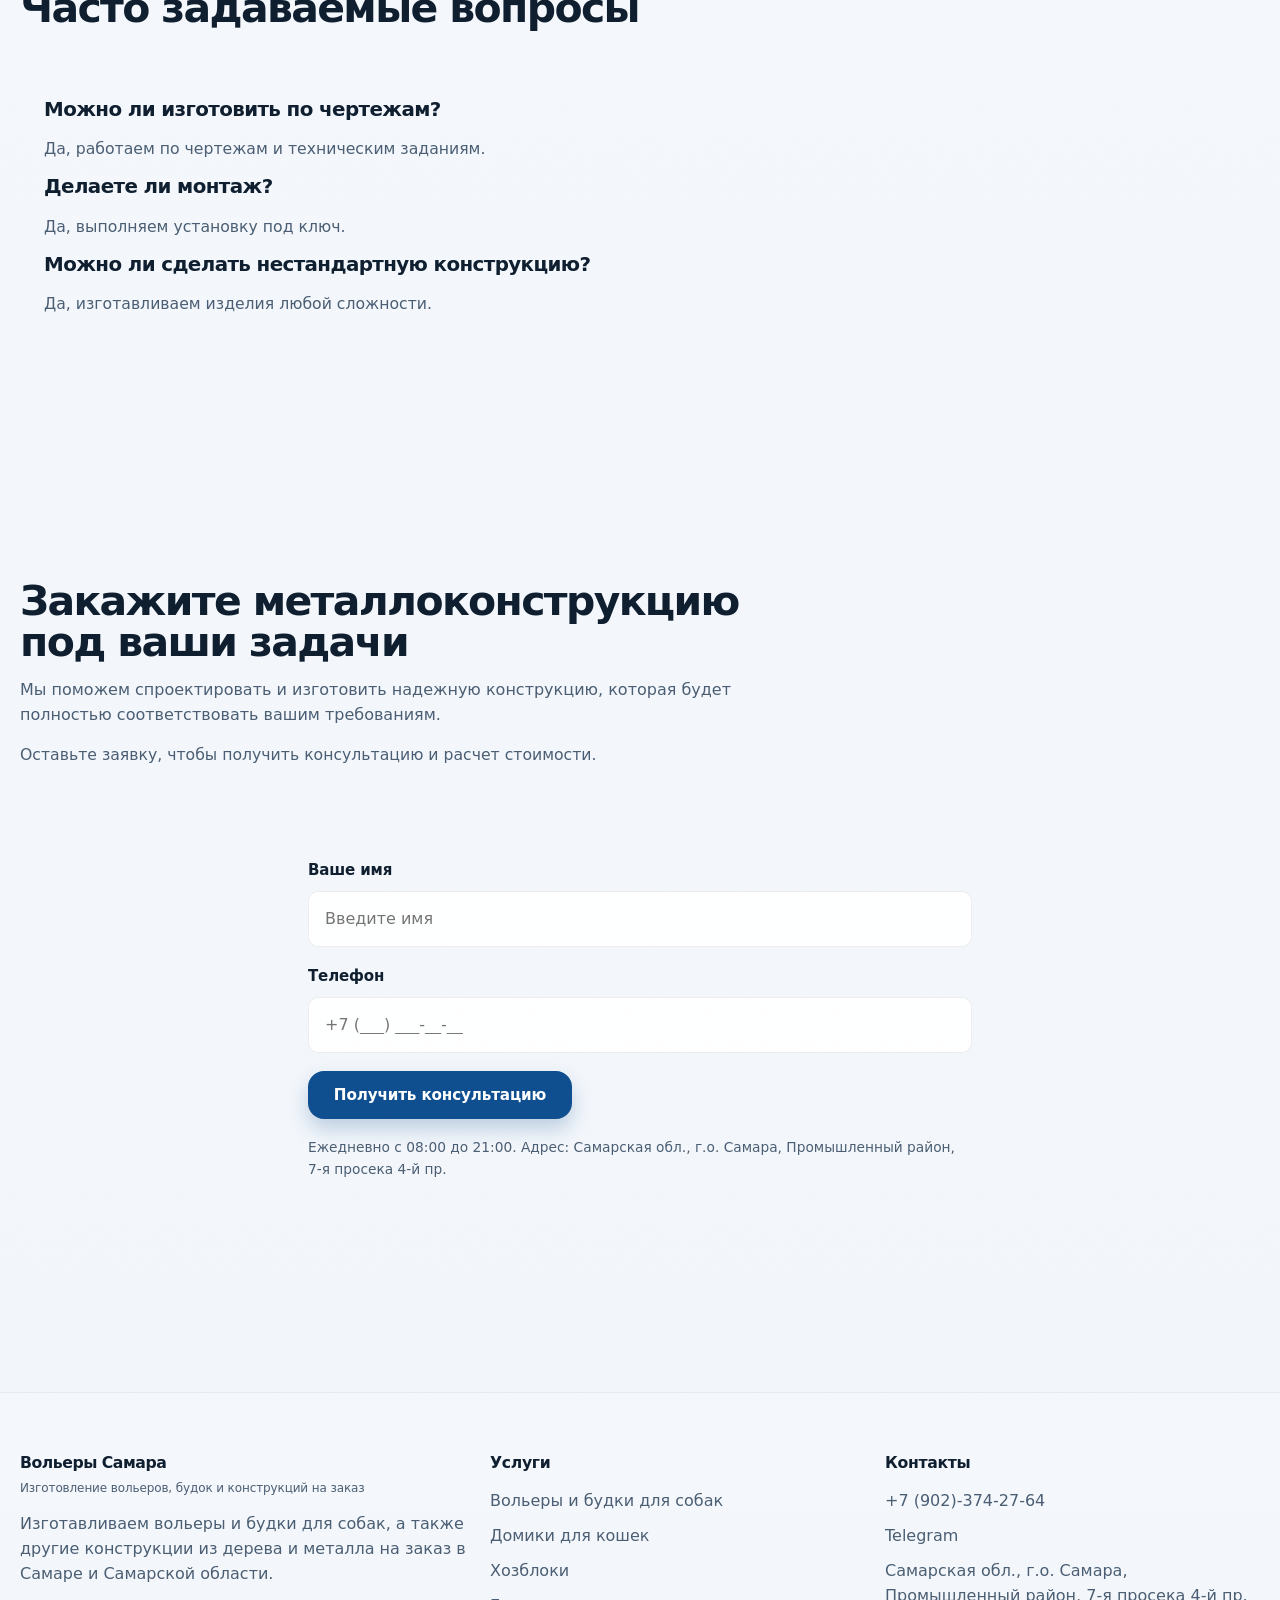
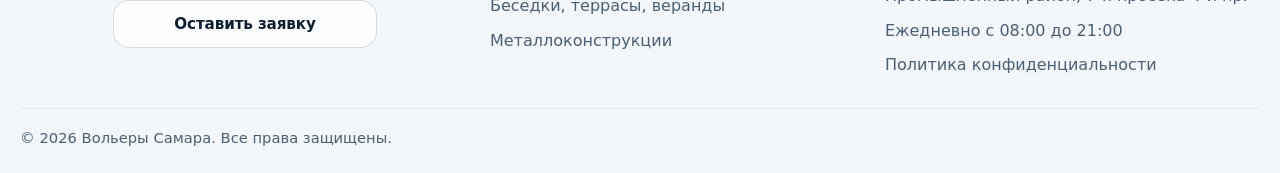
<file: metallokonstrukcii.html>
﻿<!DOCTYPE html>
<html lang="ru">
<head>
  <meta charset="UTF-8" />
  <meta name="viewport" content="width=device-width, initial-scale=1.0" />
  <title>Металлоконструкции на заказ в Самаре | Изготовление и установка</title>
  <meta name="description" content="Изготавливаем металлоконструкции на заказ в Самаре и Самарской области: каркасы, навесы, опоры и другие изделия под частные и коммерческие задачи." />
  <script type="application/ld+json">
    {
      "@context": "https://schema.org",
      "@type": "LocalBusiness",
      "name": "Вольеры Самара",
      "description": "Изготовление металлоконструкций на заказ в Самаре и Самарской области.",
      "telephone": "+7 (902)-374-27-64",
      "address": {
        "@type": "PostalAddress",
        "addressLocality": "Самара",
        "addressRegion": "Самарская область",
        "addressCountry": "RU"
      },
      "areaServed": [
        "Самара",
        "Самарская область",
        "Тольятти",
        "Новокуйбышевск",
        "Сызрань",
        "Чапаевск",
        "Кинель",
        "Жигулевск",
        "Отрадный"
      ],
      "openingHours": "Mo-Sa 09:00-19:00",
      "serviceType": [
        "Изготовление металлоконструкций",
        "Навесы и каркасы из металла",
        "Металлические лестницы и ограждения"
      ]
    }
  </script>
  <script type="application/ld+json">
    {
      "@context": "https://schema.org",
      "@type": "FAQPage",
      "mainEntity": [
        {
          "@type": "Question",
          "name": "Можно ли изготовить по чертежам?",
          "acceptedAnswer": {
            "@type": "Answer",
            "text": "Да, мы изготавливаем металлоконструкции по чертежам и техническим заданиям клиента."
          }
        },
        {
          "@type": "Question",
          "name": "Делаете ли монтаж?",
          "acceptedAnswer": {
            "@type": "Answer",
            "text": "Да, выполняем монтаж металлоконструкций под ключ в Самаре и Самарской области."
          }
        },
        {
          "@type": "Question",
          "name": "Можно ли сделать нестандартную конструкцию?",
          "acceptedAnswer": {
            "@type": "Answer",
            "text": "Да, изготавливаем нестандартные металлоконструкции любой сложности по индивидуальным параметрам."
          }
        },
        {
          "@type": "Question",
          "name": "Сколько стоят металлоконструкции?",
          "acceptedAnswer": {
            "@type": "Answer",
            "text": "Стоимость зависит от размеров, сложности, материалов и объема работ. Каждый проект рассчитывается индивидуально."
          }
        }
      ]
    }
  </script>
    <link rel="stylesheet" href="assets/css/services-common.css" />
</head>
<body>
  <header class="site-header">
    <div class="container">
      <div class="header-shell">
        <a class="brand" href="index.html#home" aria-label="Вольеры Самара">
          <span class="brand-title">Вольеры Самара</span>
          <span class="brand-subtitle">Изготовление вольеров и будок<br>на заказ в Самаре</span>
        </a>

        <input class="menu-toggle" type="checkbox" id="menu-toggle" aria-label="Открыть меню" />
        <label class="burger" for="menu-toggle" aria-hidden="true"><span></span></label>

        <nav class="nav" aria-label="Основная навигация">
          <ul class="nav-list">
            <li><a class="nav-link" href="index.html#home">Главная</a></li>
            <li class="dropdown desktop-only">
              <a class="dropdown-toggle" href="index.html#services">Услуги</a>
              <div class="dropdown-menu">
                <a href="index.html#service-main">Вольеры и будки для собак</a>
                <a href="domiki-dlya-koshek.html">Домики для кошек</a>
                <a href="hozbloki.html">Хозблоки</a>
                <a href="besedki-terrasy-verandy.html">Беседки, террасы, веранды</a>
                <a href="malye-arhitekturnye-formy.html">Малые архитектурные формы</a>
                <a href="metallokonstrukcii.html">Металлоконструкции</a>
                <a href="vnutrennie-raboty-i-obshivka-ban-parnyh.html">Внутренние работы и обшивка бань, парных</a>
              </div>
            </li>
            <li class="mobile-services">
              <details>
                <summary class="nav-link">Услуги</summary>
                <div class="dropdown-menu" style="display:grid; position:static; min-width:100%; transform:none; opacity:1; visibility:visible; margin-top:8px; background:rgba(245,242,237,.88); box-shadow:none;">
                  <a href="index.html#service-main">Вольеры и будки для собак</a>
                  <a href="domiki-dlya-koshek.html">Домики для кошек</a>
                  <a href="hozbloki.html">Хозблоки</a>
                  <a href="besedki-terrasy-verandy.html">Беседки, террасы, веранды</a>
                  <a href="malye-arhitekturnye-formy.html">Малые архитектурные формы</a>
                  <a href="metallokonstrukcii.html">Металлоконструкции</a>
                  <a href="vnutrennie-raboty-i-obshivka-ban-parnyh.html">Внутренние работы и обшивка бань, парных</a>
                </div>
              </details>
            </li>
            <li><a class="nav-link" href="index.html#works">Работы</a></li>
            <li><a class="nav-link" href="index.html#price">Цены</a></li>
            <li><a class="nav-link" href="index.html#about">О компании</a></li>
            <li><a class="nav-link" href="index.html#faq">FAQ</a></li>
            <li class="dropdown desktop-only">
              <a class="dropdown-toggle" href="articles/index.html">Статьи</a>
              <div class="dropdown-menu">
                <a href="articles/article-1.html">Беседка или терраса: что лучше выбрать</a>
                <a href="articles/article-2.html">Как выбрать хозблок для дачи</a>
                <a href="articles/article-3.html">Как выбрать навес для машины</a>
                <a href="articles/article-4.html">Как сделать отделку бани внутри</a></div>
            </li>
            <li class="mobile-articles">
              <details>
                <summary class="nav-link">Статьи</summary>
                <div class="dropdown-menu" style="display:grid; position:static; min-width:100%; transform:none; opacity:1; visibility:visible; margin-top:8px; background:rgba(245,242,237,.88); box-shadow:none;">
                  <a href="articles/article-1.html">Беседка или терраса: что лучше выбрать</a>
                  <a href="articles/article-2.html">Как выбрать хозблок для дачи</a>
                  <a href="articles/article-3.html">Как выбрать навес для машины</a>
                  <a href="articles/article-4.html">Как сделать отделку бани внутри</a></div>
              </details>
            </li>
            <li><a class="nav-link" href="#contacts">Контакты</a></li>
          </ul>
        </nav>

        <div class="header-actions">
          <a class="header-phone-inline" href="tel:+79023742764">+7 (902)-374-27-64</a>
          <a class="btn btn-primary js-open-lead-popup" href="#price-cta">Получить консультацию</a>
        </div>
      </div>
    </div>
  </header>

  <main>
    <section class="section service-page metal" id="home">
      <div class="container">
        <div class="section-head">
          <span class="eyebrow">Металлоконструкции</span>
          <h1>Изготовление металлоконструкций в Самаре</h1>
          <p>
            Производим надежные металлоконструкции под заказ для частных и коммерческих объектов: навесы, каркасы, ворота, лестницы, ограждения и другие изделия.
          </p>
          <p class="seo-copy">
            Индивидуальные проекты • Прочный металл • Качественная сварка • Монтаж под ключ
          </p>
        </div>
      </div>
    </section>

    <section class="section metal-gallery-top">
      <div class="container">
        <div class="section-head">
          <h2>Примеры наших работ</h2>
          <p>Подборка выполненных металлоконструкций: навесы, каркасы, лестницы и другие решения для частных и коммерческих объектов.</p>
        </div>
        <div class="grid-4">
          <article class="service-card">
            <div class="other-service-image">
              <img src="assets/images/metal-01.jpg" alt="Металлический навес на участке" loading="lazy" />
            </div>
          </article>
          <article class="service-card">
            <div class="other-service-image">
              <img src="assets/images/metal-02.jpg" alt="Каркас из металла для хозяйственной постройки" loading="lazy" />
            </div>
          </article>
          <article class="service-card">
            <div class="other-service-image">
              <img src="assets/images/metal-03.jpg" alt="Металлическая лестница с ограждением" loading="lazy" />
            </div>
          </article>
          <article class="service-card">
            <div class="other-service-image">
              <img src="assets/images/metal-04.jpg" alt="Ворота и ограждение из металла" loading="lazy" />
            </div>
          </article>
        </div>
      </div>
    </section>

    <section class="section intro" id="types">
      <div class="container">
        <div class="section-head">
          <h2>Металлоконструкции на заказ под любые задачи</h2>
          <p>
            Металлоконструкции широко применяются в строительстве, благоустройстве и организации пространства благодаря своей прочности, надежности и долговечности. Они используются как основа для различных сооружений, а также как самостоятельные элементы: навесы, каркасы, лестницы, ворота, ограждения и многое другое.
          </p>
          <p>
            Мы занимаемся изготовлением металлоконструкций в Самаре и Самарской области под заказ, с учетом конкретных задач клиента. В отличие от готовых решений, индивидуальное производство позволяет точно рассчитать конструкцию под нужные нагрузки, размеры и условия эксплуатации.
          </p>
          <p>
            Такой подход обеспечивает не только надежность, но и удобство использования, а также аккуратный внешний вид, который гармонично вписывается в участок или объект.
          </p>
        </div>
      </div>
    </section>

    <section class="section advantages" id="features">
      <div class="container">
        <div class="section-head">
          <h2>Преимущества изготовления металлоконструкций на заказ</h2>
        </div>
        <article class="card">
          <ul class="list">
            <li>Точная адаптация под ваши задачи и условия эксплуатации</li>
            <li>Высокая прочность и устойчивость к нагрузкам</li>
            <li>Долговечность и износостойкость</li>
            <li>Антикоррозийная защита</li>
            <li>Возможность создания конструкций любой сложности</li>
            <li>Аккуратный внешний вид и современный дизайн</li>
          </ul>
        </article>
      </div>
    </section>

    <section class="section why-important">
      <div class="container">
        <div class="section-head">
          <h2>Почему важно правильно спроектировать металлоконструкцию</h2>
          <p>
            Ошибки в проектировании металлоконструкций могут привести к серьезным последствиям: недостаточной прочности, деформации, быстрому износу или неудобству эксплуатации. Именно поэтому важно учитывать нагрузки, условия использования, особенности монтажа и требования к конструкции еще на этапе планирования.
          </p>
          <p>
            При индивидуальном изготовлении все эти параметры учитываются заранее. Это позволяет создать надежную конструкцию, которая будет служить долгие годы без необходимости постоянного ремонта или доработок.
          </p>
        </div>
      </div>
    </section>

    <section class="section types">
      <div class="container">
        <div class="section-head">
          <h2>Какие металлоконструкции мы изготавливаем</h2>
        </div>
        <article class="card">
          <h3>Навесы из металла</h3>
          <p class="seo-copy">Навесы используются для защиты автомобилей, зон отдыха, входных групп и хозяйственных площадок. Они защищают от осадков и солнца, при этом занимают минимум пространства и отличаются долговечностью.</p>
          <h3>Каркасы и несущие конструкции</h3>
          <p class="seo-copy">Металлические каркасы применяются в строительстве различных объектов: хозблоков, беседок, навесов, промышленных и хозяйственных сооружений. Это прочная основа, которая выдерживает значительные нагрузки.</p>
          <h3>Ворота и ограждения</h3>
          <p class="seo-copy">Изготавливаем ворота и ограждения для частных участков и коммерческих объектов. Такие конструкции обеспечивают безопасность и придают территории завершенный внешний вид.</p>
          <h3>Металлические лестницы</h3>
          <p class="seo-copy">Надежные лестницы для улицы и помещений. Могут использоваться как самостоятельные конструкции или как часть более сложных проектов.</p>
          <h3>Индивидуальные металлоизделия</h3>
          <p class="seo-copy">Выполняем изготовление нестандартных металлоконструкций по чертежам или техническому заданию клиента. Это позволяет реализовать практически любые задачи.</p>
        </article>
      </div>
    </section>

    <section class="section seo-description">
      <div class="container">
        <div class="section-head">
          <h2>Металлоконструкции в Самаре и Самарской области под ключ</h2>
          <p>
            Мы предлагаем изготовление металлоконструкций в Самаре под ключ - от консультации и проектирования до производства и монтажа. Работаем как с частными заказами, так и с более сложными проектами.
          </p>
          <p>
            Индивидуальный подход позволяет создавать конструкции, которые полностью соответствуют условиям эксплуатации, выдерживают необходимые нагрузки и сохраняют внешний вид на протяжении долгого времени.
          </p>
          <p>
            Металлоконструкции востребованы в строительстве, благоустройстве участков, организации хозяйственных и технических зон, а также при создании декоративных элементов.
          </p>
        </div>
      </div>
    </section>

    <section class="section for-whom">
      <div class="container">
        <div class="section-head">
          <h2>Кому подойдут металлоконструкции</h2>
        </div>
        <article class="card">
          <h3>Для частных домов</h3>
          <p class="seo-copy">Навесы, ворота, лестницы и другие конструкции для удобства и благоустройства участка.</p>
          <h3>Для дачи</h3>
          <p class="seo-copy">Практичные решения для хранения, защиты и организации пространства.</p>
          <h3>Для бизнеса</h3>
          <p class="seo-copy">Металлоконструкции для коммерческих объектов, складов и производственных помещений.</p>
        </article>
      </div>
    </section>

    <section class="section materials">
      <div class="container">
        <div class="section-head">
          <h2>Материалы и технологии</h2>
          <p>
            При изготовлении металлоконструкций используются качественные материалы, обеспечивающие прочность и долговечность изделий. Особое внимание уделяется сварке, обработке металла и защите от коррозии.
          </p>
          <p>
            Это позволяет конструкциям сохранять свои характеристики даже при длительной эксплуатации в условиях повышенной влажности и перепадов температур.
          </p>
        </div>
      </div>
    </section>

    <section class="section custom">
      <div class="container">
        <div class="section-head">
          <h2>Индивидуальное изготовление металлоконструкций</h2>
          <p>
            Каждый проект разрабатывается с учетом конкретных требований клиента. Это позволяет создать конструкцию, которая идеально подходит под задачу.
          </p>
        </div>
        <article class="card">
          <ul class="list">
            <li>размеры и форма конструкции;</li>
            <li>расчет нагрузок;</li>
            <li>условия эксплуатации;</li>
            <li>внешний вид;</li>
            <li>особенности монтажа.</li>
          </ul>
        </article>
      </div>
    </section>

    <section class="section process">
      <div class="container">
        <div class="section-head">
          <h2>Как проходит работа</h2>
        </div>
        <article class="card">
          <h3>1. Консультация</h3>
          <p class="seo-copy">Обсуждаем задачу и требования.</p>
          <h3>2. Проектирование</h3>
          <p class="seo-copy">Разрабатываем решение.</p>
          <h3>3. Расчет стоимости</h3>
          <p class="seo-copy">Формируем смету.</p>
          <h3>4. Изготовление</h3>
          <p class="seo-copy">Производим конструкцию.</p>
          <h3>5. Монтаж</h3>
          <p class="seo-copy">Устанавливаем на объекте.</p>
        </article>
      </div>
    </section>

    <section class="section price">
      <div class="container">
        <div class="section-head">
          <h2>Сколько стоят металлоконструкции</h2>
          <p>
            Стоимость зависит от сложности, размеров, используемых материалов и объема работ. Каждый проект рассчитывается индивидуально.
          </p>
          <p>Оставьте заявку, чтобы получить точный расчет.</p>
        </div>
      </div>
    </section>

    <section class="section faq">
      <div class="container">
        <div class="section-head">
          <h2>Часто задаваемые вопросы</h2>
        </div>
        <article class="card">
          <h3>Можно ли изготовить по чертежам?</h3>
          <p class="seo-copy">Да, работаем по чертежам и техническим заданиям.</p>
          <h3>Делаете ли монтаж?</h3>
          <p class="seo-copy">Да, выполняем установку под ключ.</p>
          <h3>Можно ли сделать нестандартную конструкцию?</h3>
          <p class="seo-copy">Да, изготавливаем изделия любой сложности.</p>
        </article>
      </div>
    </section>

    <section class="section cta" id="contacts">
      <div class="container">
        <div class="section-head">
          <h2>Закажите металлоконструкцию под ваши задачи</h2>
          <p>
            Мы поможем спроектировать и изготовить надежную конструкцию, которая будет полностью соответствовать вашим требованиям.
          </p>
          <p class="seo-copy">Оставьте заявку, чтобы получить консультацию и расчет стоимости.</p>
        </div>

        <article class="contact-card" style="max-width:760px; margin-inline:auto;">
          <form class="price-form" id="cat-house-form">
            <div class="field">
              <label for="cat-house-name">Ваше имя</label>
              <input class="input" id="cat-house-name" type="text" name="name" placeholder="Введите имя" required />
            </div>
            <div class="field">
              <label for="cat-house-phone">Телефон</label>
              <input class="input" id="cat-house-phone" type="tel" name="phone" placeholder="+7 (___) ___-__-__" required />
            </div>
            <input type="text" name="website" tabindex="-1" autocomplete="off" style="position:absolute;left:-9999px;opacity:0;pointer-events:none;" aria-hidden="true" />
            <button class="btn btn-primary" type="submit">Получить консультацию</button>
            <p class="muted" style="font-size:.86rem;">Ежедневно с 08:00 до 21:00. Адрес: Самарская обл., г.о. Самара, Промышленный район, 7-я просека 4-й пр.</p>
          </form>
        </article>
      </div>
    </section>
  </main>

  <footer class="footer">
    <div class="container">
      <div class="footer-grid">
        <div class="footer-col">
          <a class="brand" href="index.html#home">
            <span class="brand-title">Вольеры Самара</span>
            <span class="brand-subtitle">Изготовление вольеров, будок и конструкций на заказ</span>
          </a>
          <p class="footer-copy">Изготавливаем вольеры и будки для собак, а также другие конструкции из дерева и металла на заказ в Самаре и Самарской области.</p>
          <div class="footer-actions">
            <a class="btn btn-secondary js-open-lead-popup" href="#price-cta">Оставить заявку</a>
          </div>
        </div>

        <div class="footer-col">
          <div class="footer-title">Услуги</div>
          <div class="footer-services">
            <a href="index.html#service-main">Вольеры и будки для собак</a>
            <a href="domiki-dlya-koshek.html">Домики для кошек</a>
            <a href="hozbloki.html">Хозблоки</a>
            <a href="besedki-terrasy-verandy.html">Беседки, террасы, веранды</a>
            <a href="metallokonstrukcii.html">Металлоконструкции</a>
          </div>
        </div>

        <div class="footer-col">
          <div class="footer-title">Контакты</div>
          <div class="footer-contacts">
            <a href="tel:+79023742764">+7 (902)-374-27-64</a>
            <a href="https://t.me/+79023742764" target="_blank" rel="noopener noreferrer">Telegram</a>
            <span class="muted">Самарская обл., г.о. Самара, Промышленный район, 7-я просека 4-й пр.</span>
            <span class="muted">Ежедневно с 08:00 до 21:00</span>
            <a class="footer-policy" href="#">Политика конфиденциальности</a>
          </div>
        </div>
      </div>

      <div class="footer-bottom">
        <span>© 2026 Вольеры Самара. Все права защищены.</span>
      </div>
    </div>
  </footer>
  <a class="call-sticker" href="tel:+79023742764" aria-label="Позвонить: +7 (902)-374-27-64">
    <span>Звонок<br>сейчас</span>
  </a>
  <button class="scroll-top" type="button" aria-label="Вернуться наверх">↑</button>
  <div class="lead-popup" id="lead-popup" aria-hidden="true">
    <div class="lead-popup__panel" role="dialog" aria-modal="true" aria-labelledby="lead-popup-title">
      <button class="lead-popup__close" type="button" aria-label="Закрыть форму" data-popup-close>&times;</button>
      <div class="lead-popup__head">
        <h3 id="lead-popup-title">Оставьте заявку</h3>
        <p>Мы перезвоним в течение 10 минут</p>
      </div>
      <form class="lead-popup__form" id="lead-popup-form">
        <div class="field">
          <label for="lead-name">Имя</label>
          <input class="input" id="lead-name" name="name" type="text" autocomplete="name" required />
        </div>
        <div class="field">
          <label for="lead-phone">Телефон</label>
          <input class="input" id="lead-phone" name="phone" type="tel" inputmode="numeric" autocomplete="tel" placeholder="+7 (___) ___-__-__" required />
        </div>
        <input type="text" name="website" tabindex="-1" autocomplete="off" style="position:absolute;left:-9999px;opacity:0;pointer-events:none;" aria-hidden="true" />
        <button class="btn btn-primary" type="submit">Отправить заявку</button>
        <p class="lead-popup__consent"><span class="lead-popup__consent-mark" aria-hidden="true">&#10003;</span>Нажимая кнопку вы соглашаетесь с обработкой данных</p>
      </form>
    </div>
  </div>
  <script>
    (function () {
      var menuToggle = document.getElementById('menu-toggle');
      var nav = document.querySelector('.nav');
      var scrollTopButton = document.querySelector('.scroll-top');
      var leadPopup = document.getElementById('lead-popup');
      var leadPopupForm = document.getElementById('lead-popup-form');
      var leadNameInput = document.getElementById('lead-name');
      var leadPhoneInput = document.getElementById('lead-phone');
      var leadSubmitButton = leadPopupForm ? leadPopupForm.querySelector('button[type="submit"]') : null;
      var popupCloseButton = document.querySelector('[data-popup-close]');
      var popupTriggers = document.querySelectorAll('.js-open-lead-popup');
      var catHouseForm = document.getElementById('cat-house-form');
      var catHousePhoneInput = document.getElementById('cat-house-phone');
      var catHouseSubmitButton = catHouseForm ? catHouseForm.querySelector('button[type="submit"]') : null;

      var getPhoneDigits = function (value) {
        var digits = (value || '').replace(/\D/g, '');
        if (digits.length > 0 && (digits.charAt(0) === '7' || digits.charAt(0) === '8')) {
          digits = digits.slice(1);
        }
        return digits.slice(0, 10);
      };

      var formatPhone = function (value) {
        var digits = getPhoneDigits(value);
        var padded = (digits + '__________').slice(0, 10);
        return '+7 (' + padded.slice(0, 3) + ') ' + padded.slice(3, 6) + '-' + padded.slice(6, 8) + '-' + padded.slice(8, 10);
      };

      var openPopup = function () {
        if (!leadPopup) return;
        leadPopup.classList.add('is-open');
        leadPopup.setAttribute('aria-hidden', 'false');
        document.body.classList.add('modal-open');
        if (leadNameInput) leadNameInput.focus();
      };

      var closePopup = function () {
        if (!leadPopup) return;
        leadPopup.classList.remove('is-open');
        leadPopup.setAttribute('aria-hidden', 'true');
        document.body.classList.remove('modal-open');
      };

      if (menuToggle && nav) {
        var syncMenuState = function () {
          var isOpen = !!menuToggle.checked;
          document.body.classList.toggle('menu-open', isOpen);
          if (isOpen) {
            nav.scrollTop = 0;
          }
        };

        menuToggle.addEventListener('change', syncMenuState);
        syncMenuState();

        nav.addEventListener('click', function (event) {
          var link = event.target.closest('a[href]');
          if (!link) return;
          menuToggle.checked = false;
          syncMenuState();
        });

        var mobileAccordions = nav.querySelectorAll('.mobile-services details, .mobile-articles details');
        mobileAccordions.forEach(function (accordion) {
          var summary = accordion.querySelector('summary');
          if (!summary) return;

          summary.addEventListener('click', function (event) {
            event.preventDefault();
            var shouldOpen = !accordion.hasAttribute('open');

            mobileAccordions.forEach(function (item) {
              item.removeAttribute('open');
            });

            if (shouldOpen) {
              accordion.setAttribute('open', '');
            }
          });
        });
      }

      if (scrollTopButton) {
        var toggleScrollTop = function () {
          if (window.scrollY > 500) {
            scrollTopButton.classList.add('is-visible');
          } else {
            scrollTopButton.classList.remove('is-visible');
          }
        };

        window.addEventListener('scroll', toggleScrollTop, { passive: true });
        toggleScrollTop();

        scrollTopButton.addEventListener('click', function () {
          window.scrollTo({ top: 0, behavior: 'smooth' });
        });
      }

      if (popupTriggers.length) {
        popupTriggers.forEach(function (trigger) {
          trigger.addEventListener('click', function (event) {
            event.preventDefault();
            openPopup();
          });
        });
      }

      if (popupCloseButton) {
        popupCloseButton.addEventListener('click', closePopup);
      }

      if (leadPopup) {
        leadPopup.addEventListener('click', function (event) {
          if (event.target === leadPopup) {
            closePopup();
          }
        });
      }

      if (leadPhoneInput) {
        leadPhoneInput.addEventListener('focus', function () {
          if (!leadPhoneInput.value) {
            leadPhoneInput.value = formatPhone('');
          }
        });

        leadPhoneInput.addEventListener('input', function () {
          leadPhoneInput.value = formatPhone(leadPhoneInput.value);
          leadPhoneInput.setCustomValidity('');
        });
      }

      if (leadPopupForm) {
        leadPopupForm.addEventListener('submit', async function (event) {
          var phoneDigits = getPhoneDigits(leadPhoneInput ? leadPhoneInput.value : '');
          if (leadPhoneInput && phoneDigits.length !== 10) {
            event.preventDefault();
            leadPhoneInput.setCustomValidity('Укажите телефон полностью.');
            leadPhoneInput.reportValidity();
            return;
          }
          if (leadPhoneInput) {
            leadPhoneInput.setCustomValidity('');
          }
          event.preventDefault();

          var nameValue = leadNameInput ? leadNameInput.value.trim() : '';
          if (leadNameInput && nameValue.length < 2) {
            leadNameInput.setCustomValidity('Укажите имя.');
            leadNameInput.reportValidity();
            return;
          }
          if (leadNameInput) {
            leadNameInput.setCustomValidity('');
          }

          if (leadSubmitButton) {
            leadSubmitButton.disabled = true;
            leadSubmitButton.textContent = 'Отправка...';
          }

          try {
            var formData = new FormData(leadPopupForm);
            var response = await fetch('send_lead.php', {
              method: 'POST',
              body: formData,
              headers: { 'Accept': 'application/json' }
            });

            var data = await response.json().catch(function () {
              return { ok: false, message: 'Сервер вернул некорректный ответ.' };
            });

            if (!response.ok || !data.ok) {
              window.alert(data.message || 'Не удалось отправить заявку. Попробуйте позже.');
              return;
            }

            window.alert('Спасибо! Заявка отправлена, мы скоро свяжемся с вами.');
            leadPopupForm.reset();
            if (leadPhoneInput) leadPhoneInput.value = '';
            closePopup();
          } catch (error) {
            window.alert('Ошибка отправки. Проверьте подключение к интернету и повторите попытку.');
          } finally {
            if (leadSubmitButton) {
              leadSubmitButton.disabled = false;
              leadSubmitButton.textContent = 'Отправить заявку';
            }
          }
        });
      }


      if (catHousePhoneInput) {
        catHousePhoneInput.addEventListener('focus', function () {
          if (!catHousePhoneInput.value) {
            catHousePhoneInput.value = formatPhone('');
          }
        });

        catHousePhoneInput.addEventListener('input', function () {
          catHousePhoneInput.value = formatPhone(catHousePhoneInput.value);
          catHousePhoneInput.setCustomValidity('');
        });
      }

      if (catHouseForm) {
        catHouseForm.addEventListener('submit', async function (event) {
          event.preventDefault();
          var phoneDigits = getPhoneDigits(catHousePhoneInput ? catHousePhoneInput.value : '');
          if (catHousePhoneInput && phoneDigits.length !== 10) {
            catHousePhoneInput.setCustomValidity('Укажите телефон полностью.');
            catHousePhoneInput.reportValidity();
            return;
          }
          if (catHousePhoneInput) {
            catHousePhoneInput.setCustomValidity('');
          }

          if (catHouseSubmitButton) {
            catHouseSubmitButton.disabled = true;
            catHouseSubmitButton.textContent = 'Отправка...';
          }

          try {
            var formData = new FormData(catHouseForm);
            var response = await fetch('send_lead.php', {
              method: 'POST',
              body: formData,
              headers: { 'Accept': 'application/json' }
            });

            var data = await response.json().catch(function () {
              return { ok: false, message: 'Сервер вернул некорректный ответ.' };
            });

            if (!response.ok || !data.ok) {
              window.alert(data.message || 'Не удалось отправить заявку. Попробуйте позже.');
              return;
            }

            window.alert('Спасибо! Заявка отправлена, мы скоро свяжемся с вами.');
            catHouseForm.reset();
            if (catHousePhoneInput) catHousePhoneInput.value = '';
          } catch (error) {
            window.alert('Ошибка отправки. Проверьте подключение к интернету и повторите попытку.');
          } finally {
            if (catHouseSubmitButton) {
              catHouseSubmitButton.disabled = false;
              catHouseSubmitButton.textContent = 'Получить консультацию';
            }
          }
        });
      }
      document.addEventListener('keydown', function (event) {
        if (event.key === 'Escape' && leadPopup && leadPopup.classList.contains('is-open')) {
          closePopup();
        }
      });
    })();
  </script>
</body>
</html>
</file>
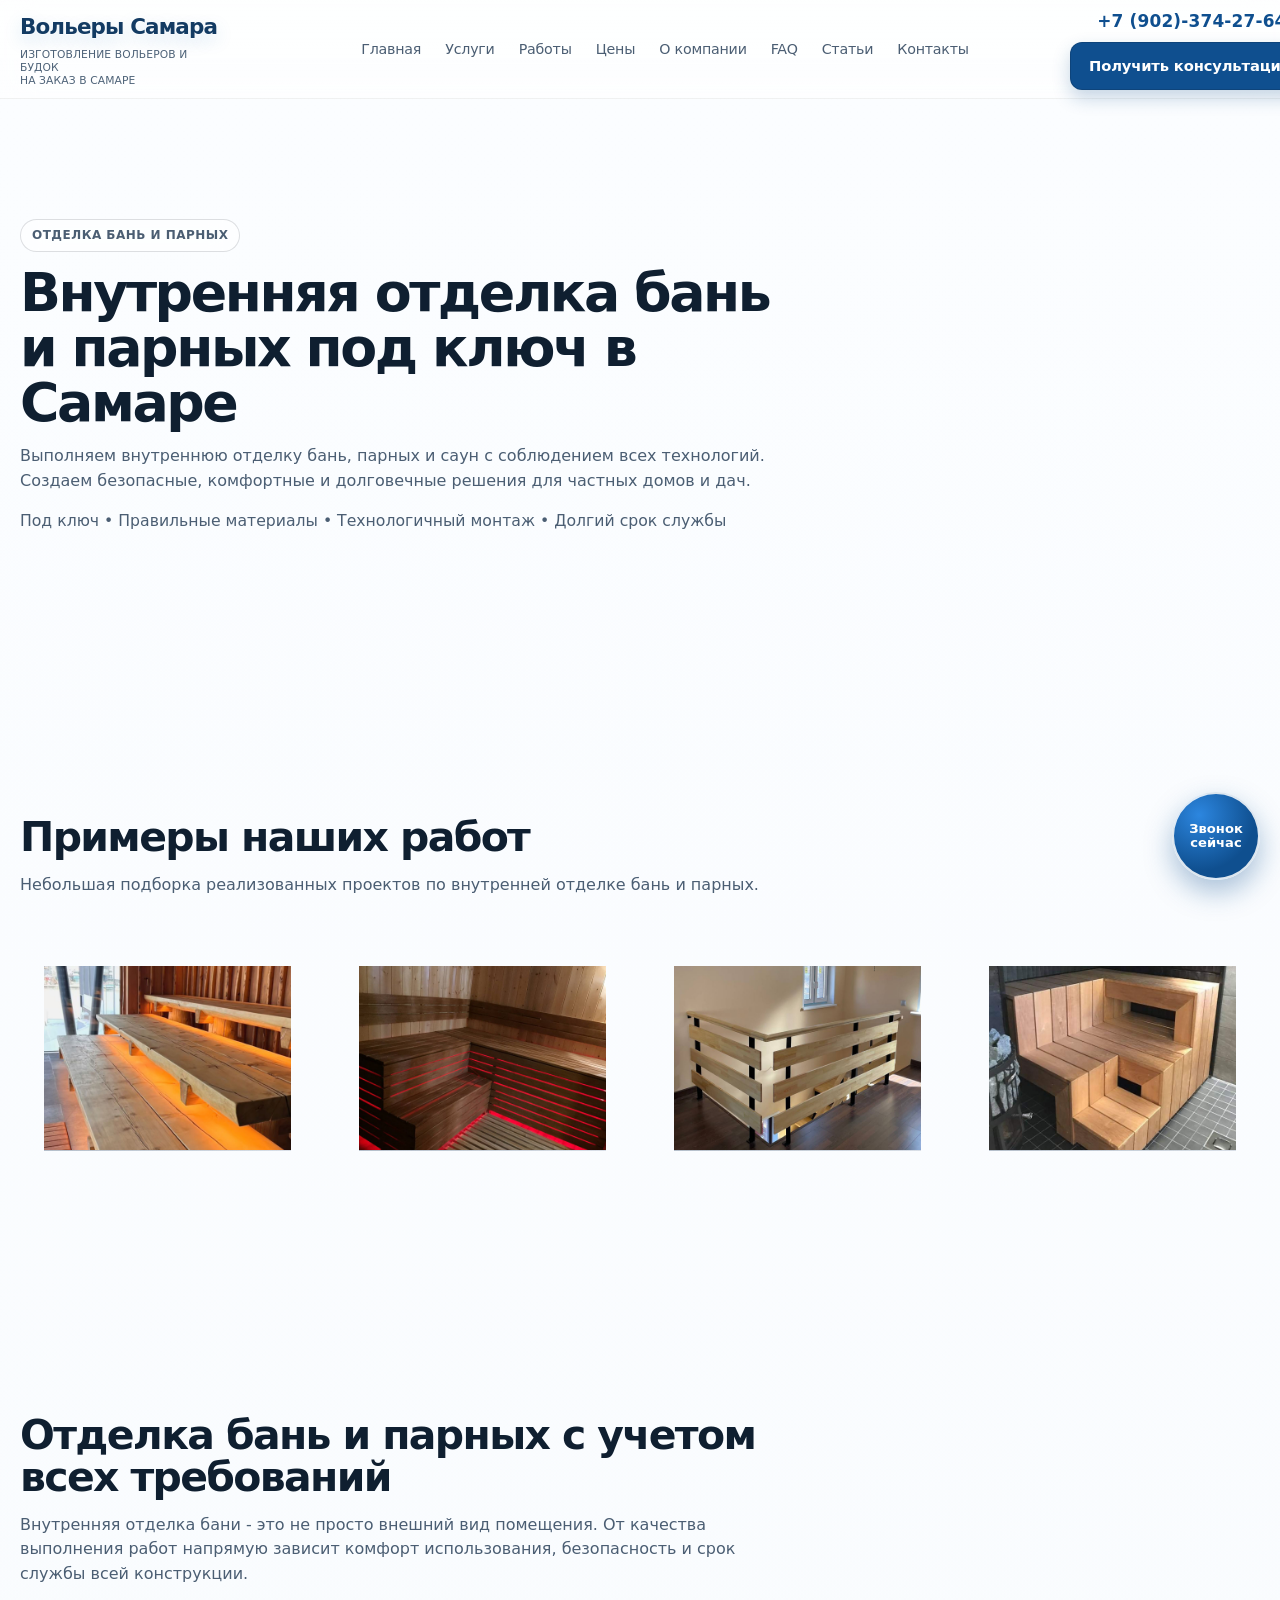
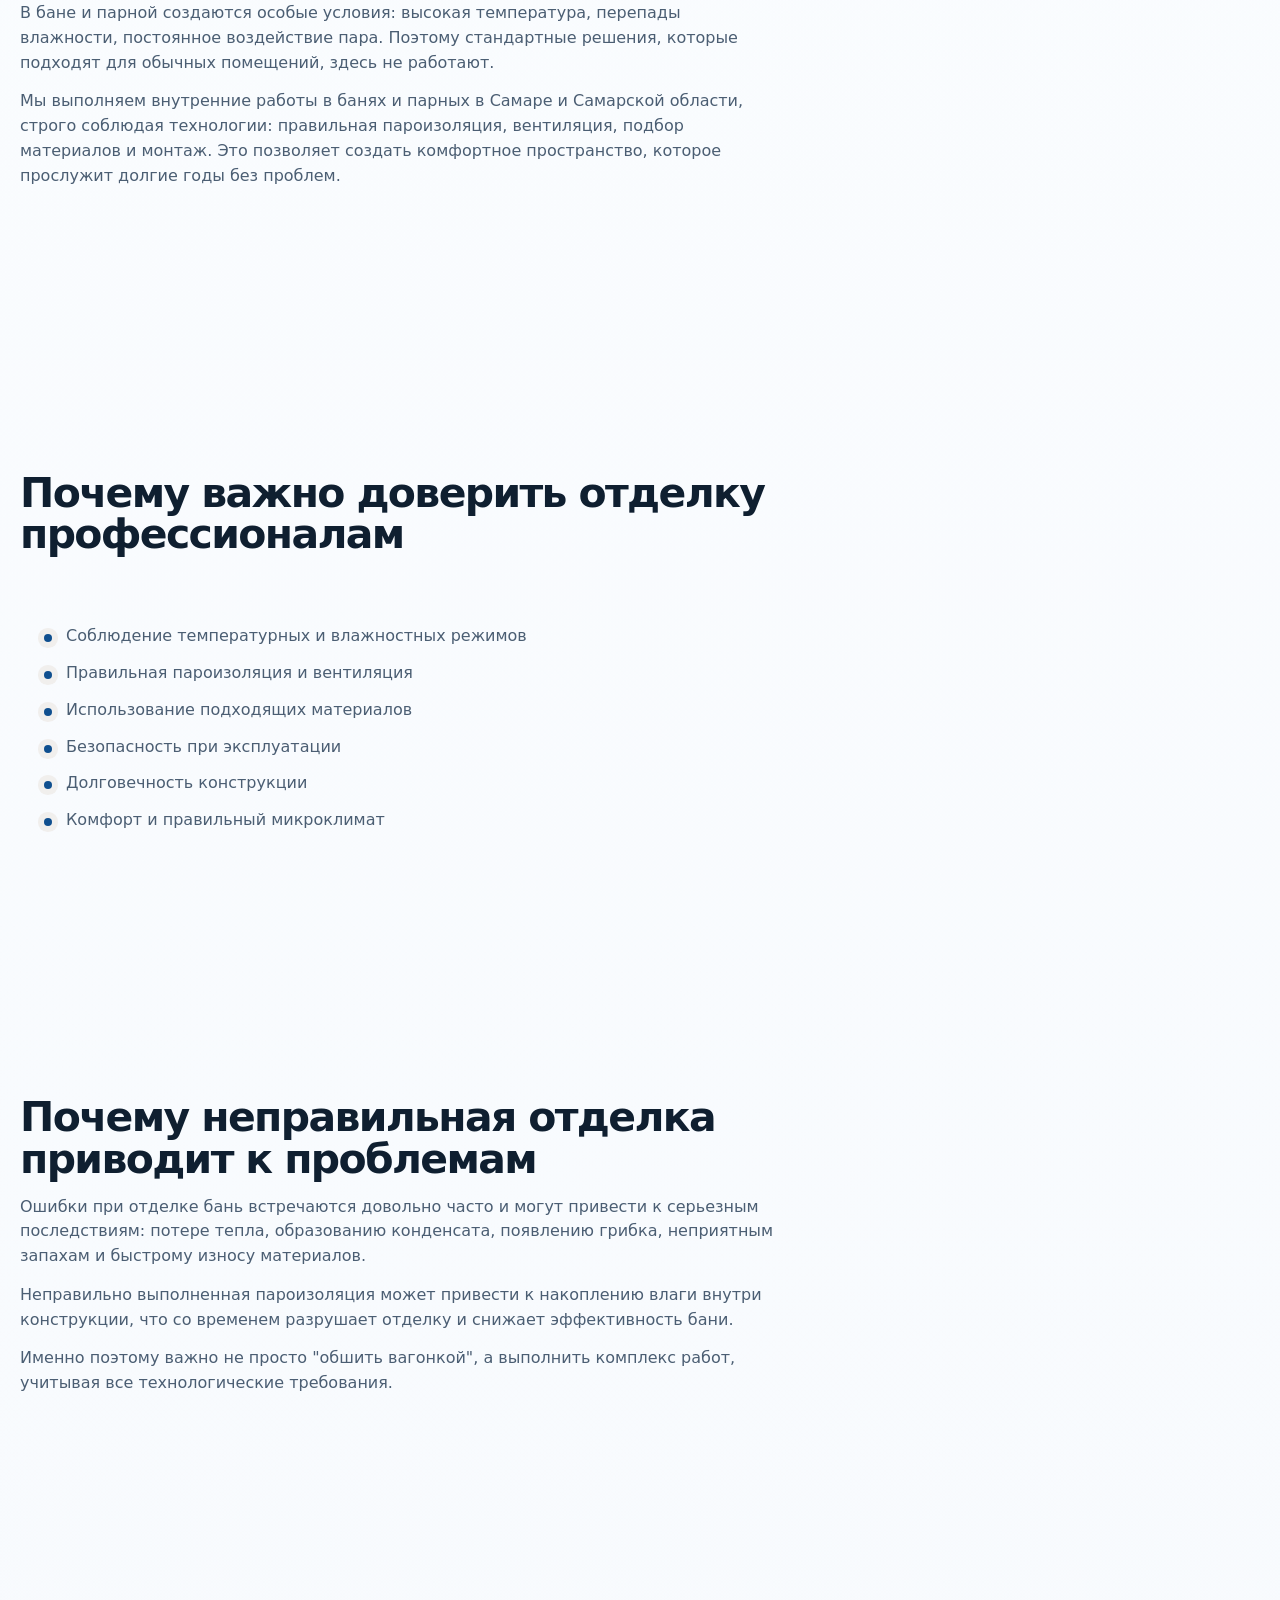
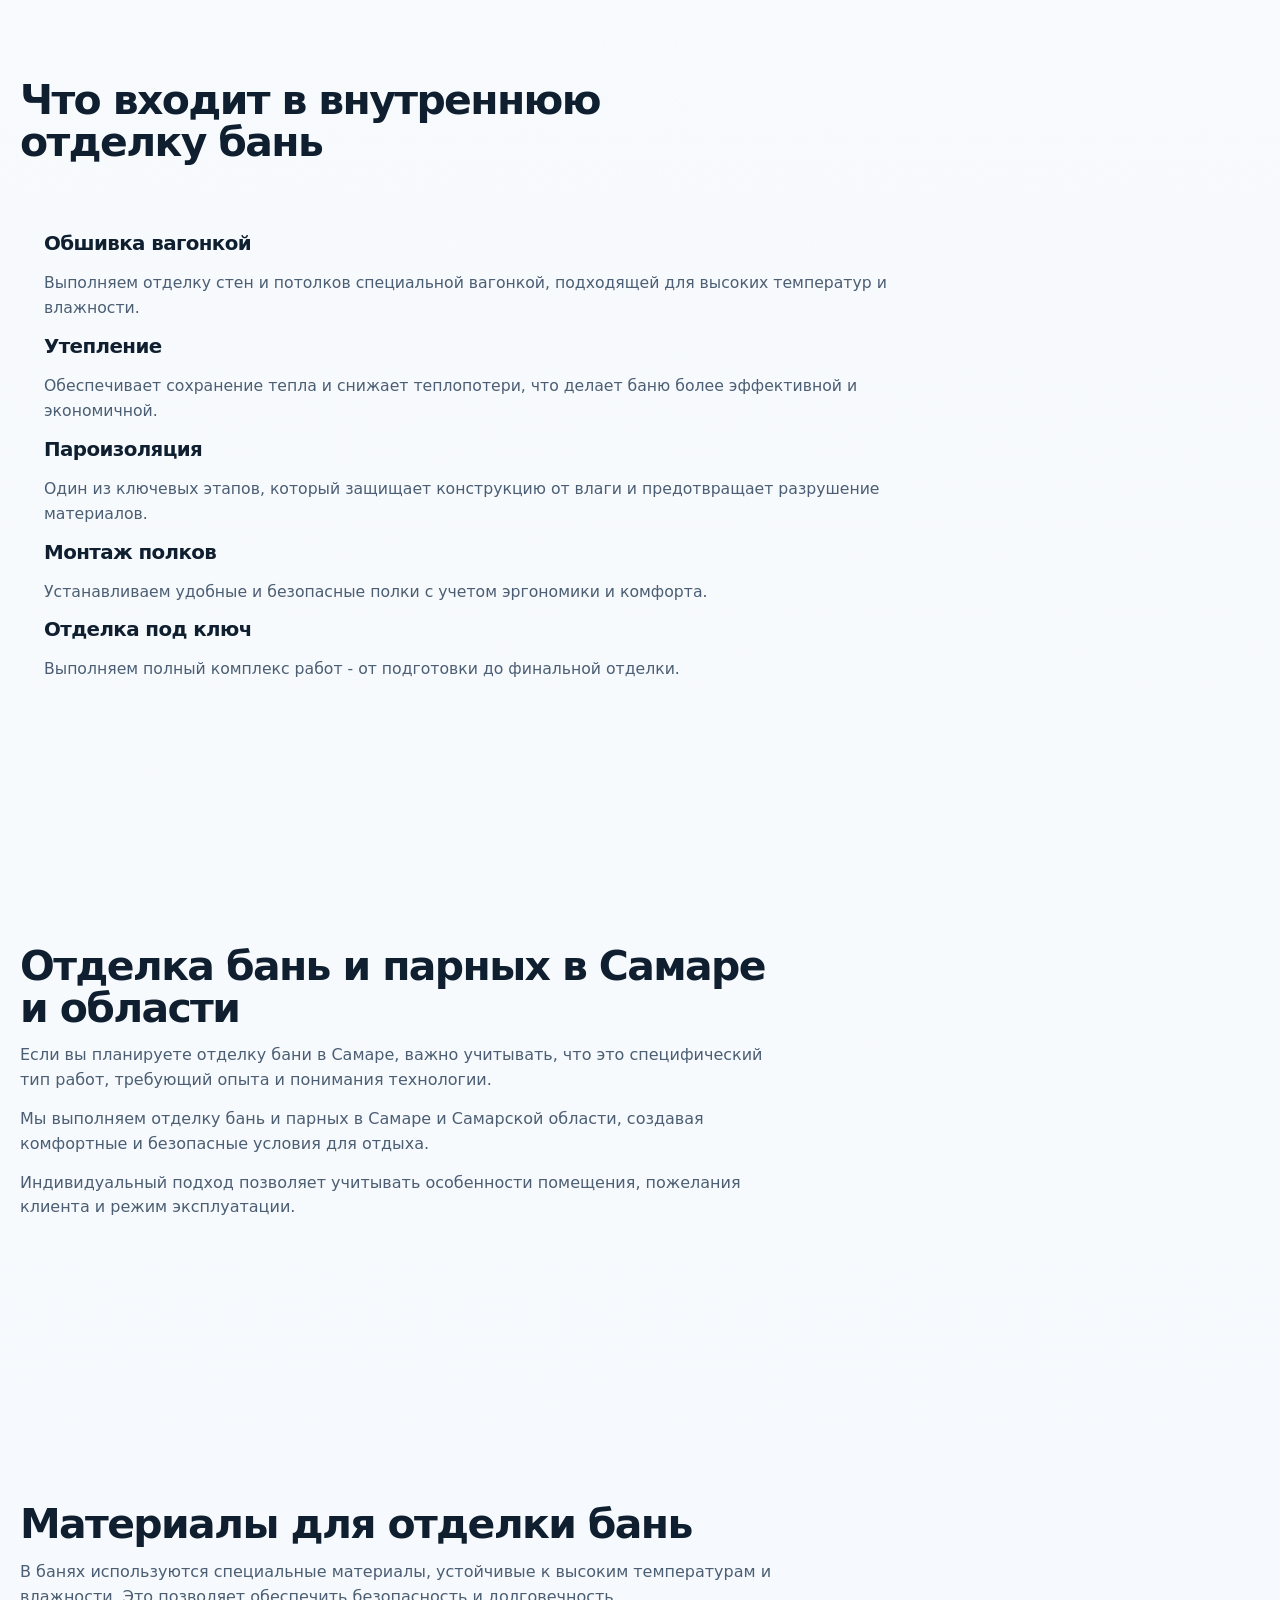
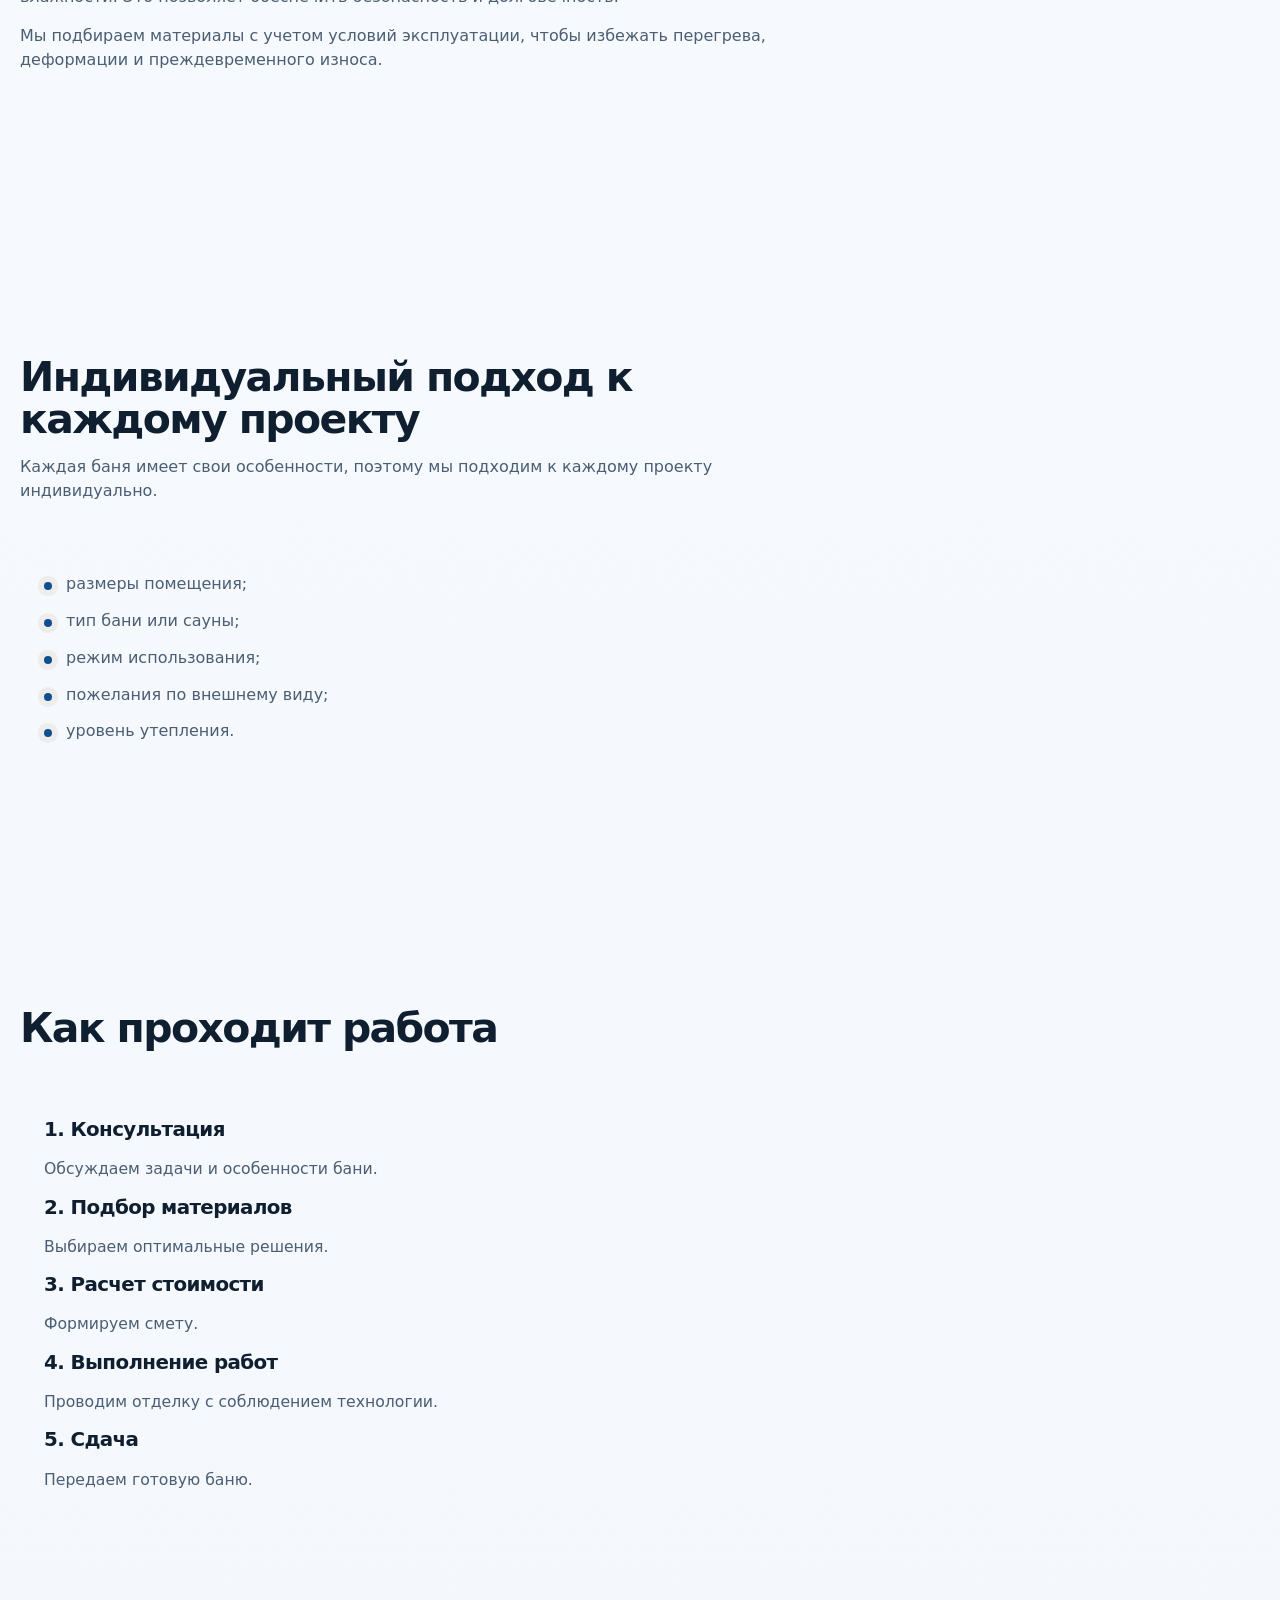
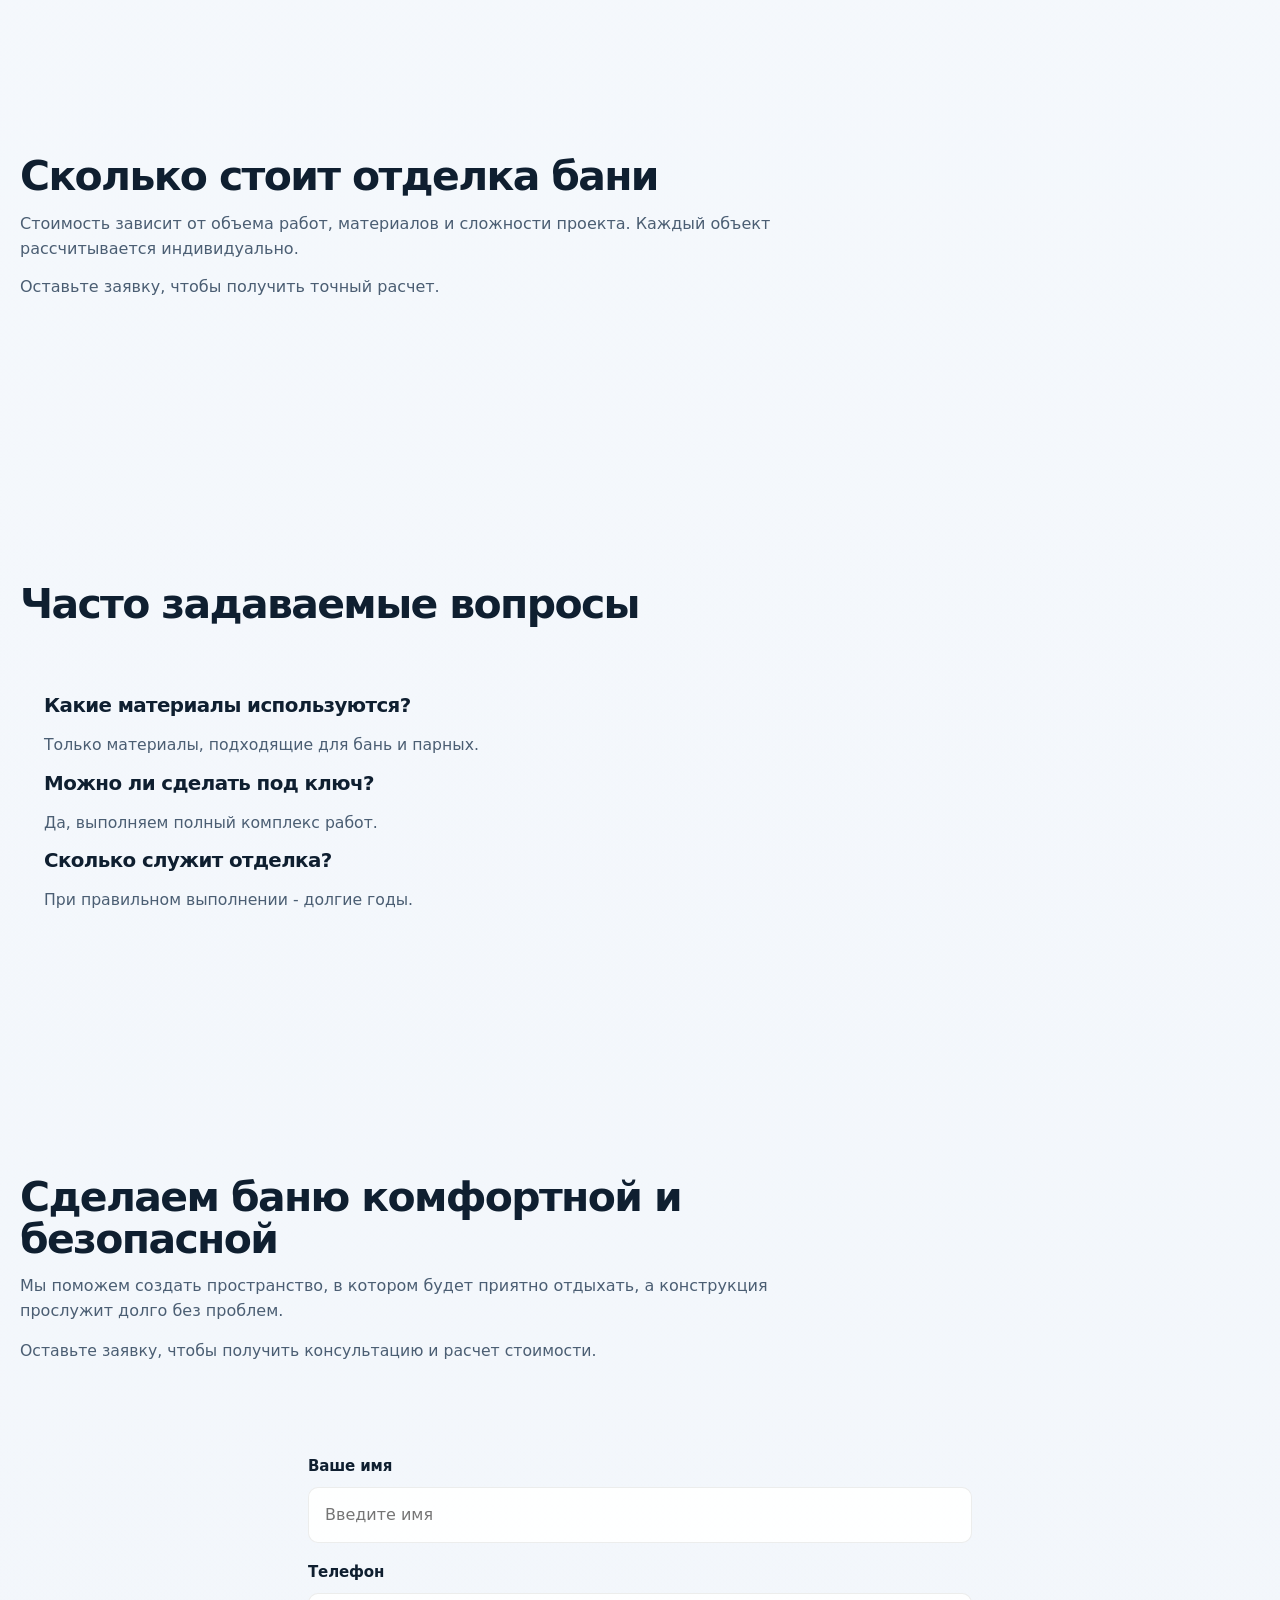
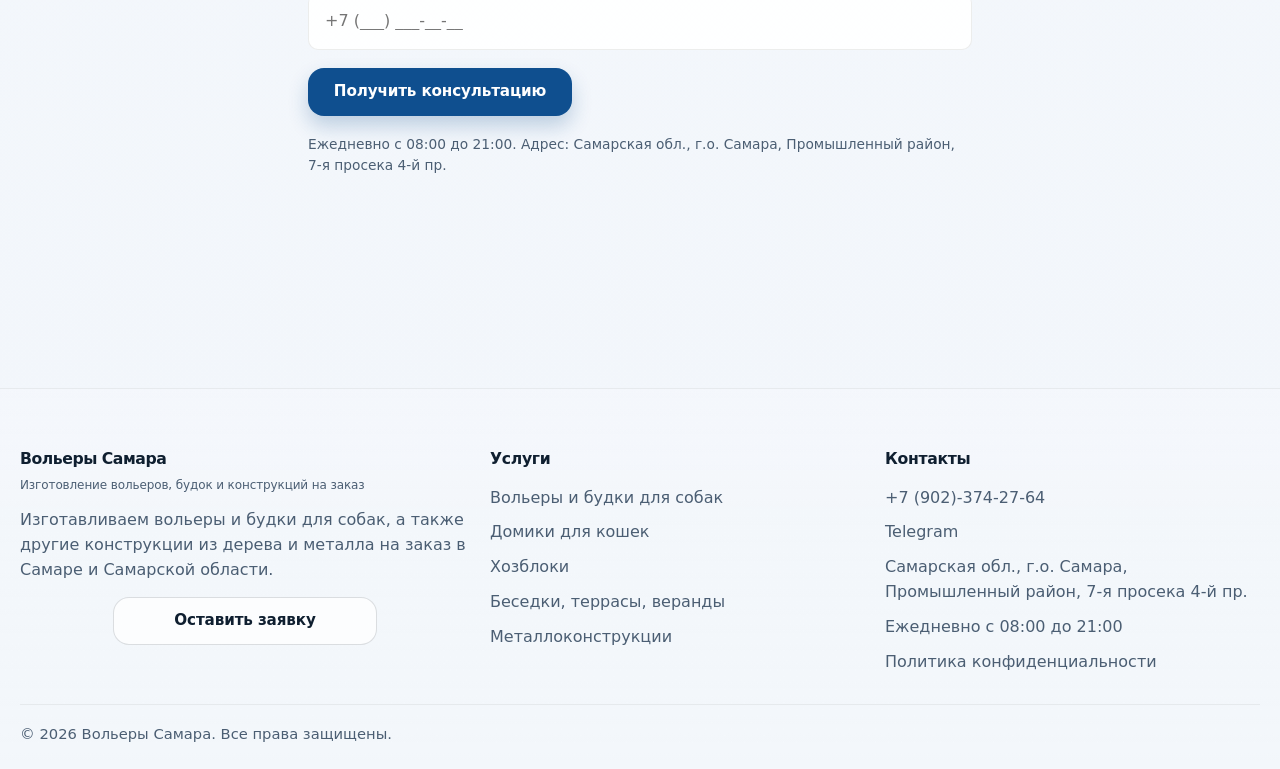
<file: vnutrennie-raboty-i-obshivka-ban-parnyh.html>
﻿<!DOCTYPE html>
<html lang="ru">
<head>
  <meta charset="UTF-8" />
  <meta name="viewport" content="width=device-width, initial-scale=1.0" />
  <title>Внутренние работы и обшивка бань, парных в Самаре | Под ключ</title>
  <meta name="description" content="Выполняем внутренние работы и обшивку бань, парных в Самаре и Самарской области: подбор материалов, монтаж, отделка и комплектация под режим эксплуатации." />
  <script type="application/ld+json">
    {
      "@context": "https://schema.org",
      "@type": "LocalBusiness",
      "name": "Вольеры Самара",
      "description": "Внутренняя отделка бань и парных под ключ в Самаре и Самарской области.",
      "telephone": "+7 (902)-374-27-64",
      "address": {
        "@type": "PostalAddress",
        "addressLocality": "Самара",
        "addressRegion": "Самарская область",
        "addressCountry": "RU"
      },
      "areaServed": [
        "Самара",
        "Самарская область",
        "Тольятти",
        "Новокуйбышевск",
        "Сызрань",
        "Чапаевск",
        "Кинель",
        "Жигулевск",
        "Отрадный"
      ],
      "openingHours": "Mo-Sa 09:00-19:00",
      "serviceType": [
        "Внутренняя отделка бань",
        "Отделка парных и саун",
        "Обшивка и монтаж полков под ключ"
      ]
    }
  </script>
  <script type="application/ld+json">
    {
      "@context": "https://schema.org",
      "@type": "FAQPage",
      "mainEntity": [
        {
          "@type": "Question",
          "name": "Какие материалы используются?",
          "acceptedAnswer": {
            "@type": "Answer",
            "text": "Для отделки используются только материалы, подходящие для бань и парных с учетом температуры и влажности."
          }
        },
        {
          "@type": "Question",
          "name": "Можно ли сделать под ключ?",
          "acceptedAnswer": {
            "@type": "Answer",
            "text": "Да, выполняем полный комплекс работ по внутренней отделке бань и парных под ключ."
          }
        },
        {
          "@type": "Question",
          "name": "Сколько служит отделка?",
          "acceptedAnswer": {
            "@type": "Answer",
            "text": "При правильном подборе материалов и соблюдении технологии отделка служит долгие годы."
          }
        },
        {
          "@type": "Question",
          "name": "Сколько стоит отделка бани?",
          "acceptedAnswer": {
            "@type": "Answer",
            "text": "Стоимость зависит от объема работ, выбранных материалов и сложности проекта. Точный расчет делаем после консультации."
          }
        }
      ]
    }
  </script>
    <link rel="stylesheet" href="assets/css/services-common.css" />
</head>
<body>
  <header class="site-header">
    <div class="container">
      <div class="header-shell">
        <a class="brand" href="index.html#home" aria-label="Вольеры Самара">
          <span class="brand-title">Вольеры Самара</span>
          <span class="brand-subtitle">Изготовление вольеров и будок<br>на заказ в Самаре</span>
        </a>

        <input class="menu-toggle" type="checkbox" id="menu-toggle" aria-label="Открыть меню" />
        <label class="burger" for="menu-toggle" aria-hidden="true"><span></span></label>

        <nav class="nav" aria-label="Основная навигация">
          <ul class="nav-list">
            <li><a class="nav-link" href="index.html#home">Главная</a></li>
            <li class="dropdown desktop-only">
              <a class="dropdown-toggle" href="index.html#services">Услуги</a>
              <div class="dropdown-menu">
                <a href="index.html#service-main">Вольеры и будки для собак</a>
                <a href="domiki-dlya-koshek.html">Домики для кошек</a>
                <a href="hozbloki.html">Хозблоки</a>
                <a href="besedki-terrasy-verandy.html">Беседки, террасы, веранды</a>
                <a href="malye-arhitekturnye-formy.html">Малые архитектурные формы</a>
                <a href="metallokonstrukcii.html">Металлоконструкции</a>
                <a href="vnutrennie-raboty-i-obshivka-ban-parnyh.html">Внутренние работы и обшивка бань, парных</a>
              </div>
            </li>
            <li class="mobile-services">
              <details>
                <summary class="nav-link">Услуги</summary>
                <div class="dropdown-menu" style="display:grid; position:static; min-width:100%; transform:none; opacity:1; visibility:visible; margin-top:8px; background:rgba(245,242,237,.88); box-shadow:none;">
                  <a href="index.html#service-main">Вольеры и будки для собак</a>
                  <a href="domiki-dlya-koshek.html">Домики для кошек</a>
                  <a href="hozbloki.html">Хозблоки</a>
                  <a href="besedki-terrasy-verandy.html">Беседки, террасы, веранды</a>
                  <a href="malye-arhitekturnye-formy.html">Малые архитектурные формы</a>
                  <a href="metallokonstrukcii.html">Металлоконструкции</a>
                  <a href="vnutrennie-raboty-i-obshivka-ban-parnyh.html">Внутренние работы и обшивка бань, парных</a>
                </div>
              </details>
            </li>
            <li><a class="nav-link" href="index.html#works">Работы</a></li>
            <li><a class="nav-link" href="index.html#price">Цены</a></li>
            <li><a class="nav-link" href="index.html#about">О компании</a></li>
            <li><a class="nav-link" href="index.html#faq">FAQ</a></li>
            <li class="dropdown desktop-only">
              <a class="dropdown-toggle" href="articles/index.html">Статьи</a>
              <div class="dropdown-menu">
                <a href="articles/article-1.html">Беседка или терраса: что лучше выбрать</a>
                <a href="articles/article-2.html">Как выбрать хозблок для дачи</a>
                <a href="articles/article-3.html">Как выбрать навес для машины</a>
                <a href="articles/article-4.html">Как сделать отделку бани внутри</a></div>
            </li>
            <li class="mobile-articles">
              <details>
                <summary class="nav-link">Статьи</summary>
                <div class="dropdown-menu" style="display:grid; position:static; min-width:100%; transform:none; opacity:1; visibility:visible; margin-top:8px; background:rgba(245,242,237,.88); box-shadow:none;">
                  <a href="articles/article-1.html">Беседка или терраса: что лучше выбрать</a>
                  <a href="articles/article-2.html">Как выбрать хозблок для дачи</a>
                  <a href="articles/article-3.html">Как выбрать навес для машины</a>
                  <a href="articles/article-4.html">Как сделать отделку бани внутри</a></div>
              </details>
            </li>
            <li><a class="nav-link" href="#contacts">Контакты</a></li>
          </ul>
        </nav>

        <div class="header-actions">
          <a class="header-phone-inline" href="tel:+79023742764">+7 (902)-374-27-64</a>
          <a class="btn btn-primary js-open-lead-popup" href="#price-cta">Получить консультацию</a>
        </div>
      </div>
    </div>
  </header>

  <main>
    <section class="section service-page baths" id="home">
      <div class="container">
        <div class="section-head">
          <span class="eyebrow">Отделка бань и парных</span>
          <h1>Внутренняя отделка бань и парных под ключ в Самаре</h1>
          <p>
            Выполняем внутреннюю отделку бань, парных и саун с соблюдением всех технологий. Создаем безопасные, комфортные и долговечные решения для частных домов и дач.
          </p>
          <p class="seo-copy">
            Под ключ • Правильные материалы • Технологичный монтаж • Долгий срок службы
          </p>
        </div>
      </div>
    </section>

    <section class="section baths-gallery-top">
      <div class="container">
        <div class="section-head">
          <h2>Примеры наших работ</h2>
          <p>Небольшая подборка реализованных проектов по внутренней отделке бань и парных.</p>
        </div>
        <div class="grid-4">
          <article class="service-card">
            <div class="other-service-image">
              <img src="assets/images/baths-01.jpg" alt="Внутренняя отделка парной вагонкой" loading="lazy" />
            </div>
          </article>
          <article class="service-card">
            <div class="other-service-image">
              <img src="assets/images/baths-02.jpg" alt="Монтаж полков и отделка бани" loading="lazy" />
            </div>
          </article>
          <article class="service-card">
            <div class="other-service-image">
              <img src="assets/images/baths-03.jpg" alt="Комплексная отделка парной под ключ" loading="lazy" />
            </div>
          </article>
          <article class="service-card">
            <div class="other-service-image">
              <img src="assets/images/baths-04.jpg" alt="Отделка бани с утеплением и пароизоляцией" loading="lazy" />
            </div>
          </article>
        </div>
      </div>
    </section>

    <section class="section intro" id="types">
      <div class="container">
        <div class="section-head">
          <h2>Отделка бань и парных с учетом всех требований</h2>
          <p>
            Внутренняя отделка бани - это не просто внешний вид помещения. От качества выполнения работ напрямую зависит комфорт использования, безопасность и срок службы всей конструкции.
          </p>
          <p>
            В бане и парной создаются особые условия: высокая температура, перепады влажности, постоянное воздействие пара. Поэтому стандартные решения, которые подходят для обычных помещений, здесь не работают.
          </p>
          <p>
            Мы выполняем внутренние работы в банях и парных в Самаре и Самарской области, строго соблюдая технологии: правильная пароизоляция, вентиляция, подбор материалов и монтаж. Это позволяет создать комфортное пространство, которое прослужит долгие годы без проблем.
          </p>
        </div>
      </div>
    </section>

    <section class="section advantages" id="features">
      <div class="container">
        <div class="section-head">
          <h2>Почему важно доверить отделку профессионалам</h2>
        </div>
        <article class="card">
          <ul class="list">
            <li>Соблюдение температурных и влажностных режимов</li>
            <li>Правильная пароизоляция и вентиляция</li>
            <li>Использование подходящих материалов</li>
            <li>Безопасность при эксплуатации</li>
            <li>Долговечность конструкции</li>
            <li>Комфорт и правильный микроклимат</li>
          </ul>
        </article>
      </div>
    </section>

    <section class="section why-important">
      <div class="container">
        <div class="section-head">
          <h2>Почему неправильная отделка приводит к проблемам</h2>
          <p>
            Ошибки при отделке бань встречаются довольно часто и могут привести к серьезным последствиям: потере тепла, образованию конденсата, появлению грибка, неприятным запахам и быстрому износу материалов.
          </p>
          <p>
            Неправильно выполненная пароизоляция может привести к накоплению влаги внутри конструкции, что со временем разрушает отделку и снижает эффективность бани.
          </p>
          <p>
            Именно поэтому важно не просто "обшить вагонкой", а выполнить комплекс работ, учитывая все технологические требования.
          </p>
        </div>
      </div>
    </section>

    <section class="section services">
      <div class="container">
        <div class="section-head">
          <h2>Что входит в внутреннюю отделку бань</h2>
        </div>
        <article class="card">
          <h3>Обшивка вагонкой</h3>
          <p class="seo-copy">Выполняем отделку стен и потолков специальной вагонкой, подходящей для высоких температур и влажности.</p>
          <h3>Утепление</h3>
          <p class="seo-copy">Обеспечивает сохранение тепла и снижает теплопотери, что делает баню более эффективной и экономичной.</p>
          <h3>Пароизоляция</h3>
          <p class="seo-copy">Один из ключевых этапов, который защищает конструкцию от влаги и предотвращает разрушение материалов.</p>
          <h3>Монтаж полков</h3>
          <p class="seo-copy">Устанавливаем удобные и безопасные полки с учетом эргономики и комфорта.</p>
          <h3>Отделка под ключ</h3>
          <p class="seo-copy">Выполняем полный комплекс работ - от подготовки до финальной отделки.</p>
        </article>
      </div>
    </section>

    <section class="section seo-description">
      <div class="container">
        <div class="section-head">
          <h2>Отделка бань и парных в Самаре и области</h2>
          <p>
            Если вы планируете отделку бани в Самаре, важно учитывать, что это специфический тип работ, требующий опыта и понимания технологии.
          </p>
          <p>
            Мы выполняем отделку бань и парных в Самаре и Самарской области, создавая комфортные и безопасные условия для отдыха.
          </p>
          <p>
            Индивидуальный подход позволяет учитывать особенности помещения, пожелания клиента и режим эксплуатации.
          </p>
        </div>
      </div>
    </section>

    <section class="section materials">
      <div class="container">
        <div class="section-head">
          <h2>Материалы для отделки бань</h2>
          <p>
            В банях используются специальные материалы, устойчивые к высоким температурам и влажности. Это позволяет обеспечить безопасность и долговечность.
          </p>
          <p>
            Мы подбираем материалы с учетом условий эксплуатации, чтобы избежать перегрева, деформации и преждевременного износа.
          </p>
        </div>
      </div>
    </section>

    <section class="section custom">
      <div class="container">
        <div class="section-head">
          <h2>Индивидуальный подход к каждому проекту</h2>
          <p>
            Каждая баня имеет свои особенности, поэтому мы подходим к каждому проекту индивидуально.
          </p>
        </div>
        <article class="card">
          <ul class="list">
            <li>размеры помещения;</li>
            <li>тип бани или сауны;</li>
            <li>режим использования;</li>
            <li>пожелания по внешнему виду;</li>
            <li>уровень утепления.</li>
          </ul>
        </article>
      </div>
    </section>

    <section class="section process">
      <div class="container">
        <div class="section-head">
          <h2>Как проходит работа</h2>
        </div>
        <article class="card">
          <h3>1. Консультация</h3>
          <p class="seo-copy">Обсуждаем задачи и особенности бани.</p>
          <h3>2. Подбор материалов</h3>
          <p class="seo-copy">Выбираем оптимальные решения.</p>
          <h3>3. Расчет стоимости</h3>
          <p class="seo-copy">Формируем смету.</p>
          <h3>4. Выполнение работ</h3>
          <p class="seo-copy">Проводим отделку с соблюдением технологии.</p>
          <h3>5. Сдача</h3>
          <p class="seo-copy">Передаем готовую баню.</p>
        </article>
      </div>
    </section>

    <section class="section price">
      <div class="container">
        <div class="section-head">
          <h2>Сколько стоит отделка бани</h2>
          <p>
            Стоимость зависит от объема работ, материалов и сложности проекта. Каждый объект рассчитывается индивидуально.
          </p>
          <p>Оставьте заявку, чтобы получить точный расчет.</p>
        </div>
      </div>
    </section>

    <section class="section faq">
      <div class="container">
        <div class="section-head">
          <h2>Часто задаваемые вопросы</h2>
        </div>
        <article class="card">
          <h3>Какие материалы используются?</h3>
          <p class="seo-copy">Только материалы, подходящие для бань и парных.</p>
          <h3>Можно ли сделать под ключ?</h3>
          <p class="seo-copy">Да, выполняем полный комплекс работ.</p>
          <h3>Сколько служит отделка?</h3>
          <p class="seo-copy">При правильном выполнении - долгие годы.</p>
        </article>
      </div>
    </section>

    <section class="section cta" id="contacts">
      <div class="container">
        <div class="section-head">
          <h2>Сделаем баню комфортной и безопасной</h2>
          <p>
            Мы поможем создать пространство, в котором будет приятно отдыхать, а конструкция прослужит долго без проблем.
          </p>
          <p class="seo-copy">Оставьте заявку, чтобы получить консультацию и расчет стоимости.</p>
        </div>

        <article class="contact-card" style="max-width:760px; margin-inline:auto;">
          <form class="price-form" id="cat-house-form">
            <div class="field">
              <label for="cat-house-name">Ваше имя</label>
              <input class="input" id="cat-house-name" type="text" name="name" placeholder="Введите имя" required />
            </div>
            <div class="field">
              <label for="cat-house-phone">Телефон</label>
              <input class="input" id="cat-house-phone" type="tel" name="phone" placeholder="+7 (___) ___-__-__" required />
            </div>
            <input type="text" name="website" tabindex="-1" autocomplete="off" style="position:absolute;left:-9999px;opacity:0;pointer-events:none;" aria-hidden="true" />
            <button class="btn btn-primary" type="submit">Получить консультацию</button>
            <p class="muted" style="font-size:.86rem;">Ежедневно с 08:00 до 21:00. Адрес: Самарская обл., г.о. Самара, Промышленный район, 7-я просека 4-й пр.</p>
          </form>
        </article>
      </div>
    </section>
  </main>

  <footer class="footer">
    <div class="container">
      <div class="footer-grid">
        <div class="footer-col">
          <a class="brand" href="index.html#home">
            <span class="brand-title">Вольеры Самара</span>
            <span class="brand-subtitle">Изготовление вольеров, будок и конструкций на заказ</span>
          </a>
          <p class="footer-copy">Изготавливаем вольеры и будки для собак, а также другие конструкции из дерева и металла на заказ в Самаре и Самарской области.</p>
          <div class="footer-actions">
            <a class="btn btn-secondary js-open-lead-popup" href="#price-cta">Оставить заявку</a>
          </div>
        </div>

        <div class="footer-col">
          <div class="footer-title">Услуги</div>
          <div class="footer-services">
            <a href="index.html#service-main">Вольеры и будки для собак</a>
            <a href="domiki-dlya-koshek.html">Домики для кошек</a>
            <a href="hozbloki.html">Хозблоки</a>
            <a href="besedki-terrasy-verandy.html">Беседки, террасы, веранды</a>
            <a href="metallokonstrukcii.html">Металлоконструкции</a>
          </div>
        </div>

        <div class="footer-col">
          <div class="footer-title">Контакты</div>
          <div class="footer-contacts">
            <a href="tel:+79023742764">+7 (902)-374-27-64</a>
            <a href="https://t.me/+79023742764" target="_blank" rel="noopener noreferrer">Telegram</a>
            <span class="muted">Самарская обл., г.о. Самара, Промышленный район, 7-я просека 4-й пр.</span>
            <span class="muted">Ежедневно с 08:00 до 21:00</span>
            <a class="footer-policy" href="#">Политика конфиденциальности</a>
          </div>
        </div>
      </div>

      <div class="footer-bottom">
        <span>© 2026 Вольеры Самара. Все права защищены.</span>
      </div>
    </div>
  </footer>
  <a class="call-sticker" href="tel:+79023742764" aria-label="Позвонить: +7 (902)-374-27-64">
    <span>Звонок<br>сейчас</span>
  </a>
  <button class="scroll-top" type="button" aria-label="Вернуться наверх">↑</button>
  <div class="lead-popup" id="lead-popup" aria-hidden="true">
    <div class="lead-popup__panel" role="dialog" aria-modal="true" aria-labelledby="lead-popup-title">
      <button class="lead-popup__close" type="button" aria-label="Закрыть форму" data-popup-close>&times;</button>
      <div class="lead-popup__head">
        <h3 id="lead-popup-title">Оставьте заявку</h3>
        <p>Мы перезвоним в течение 10 минут</p>
      </div>
      <form class="lead-popup__form" id="lead-popup-form">
        <div class="field">
          <label for="lead-name">Имя</label>
          <input class="input" id="lead-name" name="name" type="text" autocomplete="name" required />
        </div>
        <div class="field">
          <label for="lead-phone">Телефон</label>
          <input class="input" id="lead-phone" name="phone" type="tel" inputmode="numeric" autocomplete="tel" placeholder="+7 (___) ___-__-__" required />
        </div>
        <input type="text" name="website" tabindex="-1" autocomplete="off" style="position:absolute;left:-9999px;opacity:0;pointer-events:none;" aria-hidden="true" />
        <button class="btn btn-primary" type="submit">Отправить заявку</button>
        <p class="lead-popup__consent"><span class="lead-popup__consent-mark" aria-hidden="true">&#10003;</span>Нажимая кнопку вы соглашаетесь с обработкой данных</p>
      </form>
    </div>
  </div>
  <script>
    (function () {
      var menuToggle = document.getElementById('menu-toggle');
      var nav = document.querySelector('.nav');
      var scrollTopButton = document.querySelector('.scroll-top');
      var leadPopup = document.getElementById('lead-popup');
      var leadPopupForm = document.getElementById('lead-popup-form');
      var leadNameInput = document.getElementById('lead-name');
      var leadPhoneInput = document.getElementById('lead-phone');
      var leadSubmitButton = leadPopupForm ? leadPopupForm.querySelector('button[type="submit"]') : null;
      var popupCloseButton = document.querySelector('[data-popup-close]');
      var popupTriggers = document.querySelectorAll('.js-open-lead-popup');
      var catHouseForm = document.getElementById('cat-house-form');
      var catHousePhoneInput = document.getElementById('cat-house-phone');
      var catHouseSubmitButton = catHouseForm ? catHouseForm.querySelector('button[type="submit"]') : null;

      var getPhoneDigits = function (value) {
        var digits = (value || '').replace(/\D/g, '');
        if (digits.length > 0 && (digits.charAt(0) === '7' || digits.charAt(0) === '8')) {
          digits = digits.slice(1);
        }
        return digits.slice(0, 10);
      };

      var formatPhone = function (value) {
        var digits = getPhoneDigits(value);
        var padded = (digits + '__________').slice(0, 10);
        return '+7 (' + padded.slice(0, 3) + ') ' + padded.slice(3, 6) + '-' + padded.slice(6, 8) + '-' + padded.slice(8, 10);
      };

      var openPopup = function () {
        if (!leadPopup) return;
        leadPopup.classList.add('is-open');
        leadPopup.setAttribute('aria-hidden', 'false');
        document.body.classList.add('modal-open');
        if (leadNameInput) leadNameInput.focus();
      };

      var closePopup = function () {
        if (!leadPopup) return;
        leadPopup.classList.remove('is-open');
        leadPopup.setAttribute('aria-hidden', 'true');
        document.body.classList.remove('modal-open');
      };

      if (menuToggle && nav) {
        var syncMenuState = function () {
          var isOpen = !!menuToggle.checked;
          document.body.classList.toggle('menu-open', isOpen);
          if (isOpen) {
            nav.scrollTop = 0;
          }
        };

        menuToggle.addEventListener('change', syncMenuState);
        syncMenuState();

        nav.addEventListener('click', function (event) {
          var link = event.target.closest('a[href]');
          if (!link) return;
          menuToggle.checked = false;
          syncMenuState();
        });

        var mobileAccordions = nav.querySelectorAll('.mobile-services details, .mobile-articles details');
        mobileAccordions.forEach(function (accordion) {
          var summary = accordion.querySelector('summary');
          if (!summary) return;

          summary.addEventListener('click', function (event) {
            event.preventDefault();
            var shouldOpen = !accordion.hasAttribute('open');

            mobileAccordions.forEach(function (item) {
              item.removeAttribute('open');
            });

            if (shouldOpen) {
              accordion.setAttribute('open', '');
            }
          });
        });
      }

      if (scrollTopButton) {
        var toggleScrollTop = function () {
          if (window.scrollY > 500) {
            scrollTopButton.classList.add('is-visible');
          } else {
            scrollTopButton.classList.remove('is-visible');
          }
        };

        window.addEventListener('scroll', toggleScrollTop, { passive: true });
        toggleScrollTop();

        scrollTopButton.addEventListener('click', function () {
          window.scrollTo({ top: 0, behavior: 'smooth' });
        });
      }

      if (popupTriggers.length) {
        popupTriggers.forEach(function (trigger) {
          trigger.addEventListener('click', function (event) {
            event.preventDefault();
            openPopup();
          });
        });
      }

      if (popupCloseButton) {
        popupCloseButton.addEventListener('click', closePopup);
      }

      if (leadPopup) {
        leadPopup.addEventListener('click', function (event) {
          if (event.target === leadPopup) {
            closePopup();
          }
        });
      }

      if (leadPhoneInput) {
        leadPhoneInput.addEventListener('focus', function () {
          if (!leadPhoneInput.value) {
            leadPhoneInput.value = formatPhone('');
          }
        });

        leadPhoneInput.addEventListener('input', function () {
          leadPhoneInput.value = formatPhone(leadPhoneInput.value);
          leadPhoneInput.setCustomValidity('');
        });
      }

      if (leadPopupForm) {
        leadPopupForm.addEventListener('submit', async function (event) {
          var phoneDigits = getPhoneDigits(leadPhoneInput ? leadPhoneInput.value : '');
          if (leadPhoneInput && phoneDigits.length !== 10) {
            event.preventDefault();
            leadPhoneInput.setCustomValidity('Укажите телефон полностью.');
            leadPhoneInput.reportValidity();
            return;
          }
          if (leadPhoneInput) {
            leadPhoneInput.setCustomValidity('');
          }
          event.preventDefault();

          var nameValue = leadNameInput ? leadNameInput.value.trim() : '';
          if (leadNameInput && nameValue.length < 2) {
            leadNameInput.setCustomValidity('Укажите имя.');
            leadNameInput.reportValidity();
            return;
          }
          if (leadNameInput) {
            leadNameInput.setCustomValidity('');
          }

          if (leadSubmitButton) {
            leadSubmitButton.disabled = true;
            leadSubmitButton.textContent = 'Отправка...';
          }

          try {
            var formData = new FormData(leadPopupForm);
            var response = await fetch('send_lead.php', {
              method: 'POST',
              body: formData,
              headers: { 'Accept': 'application/json' }
            });

            var data = await response.json().catch(function () {
              return { ok: false, message: 'Сервер вернул некорректный ответ.' };
            });

            if (!response.ok || !data.ok) {
              window.alert(data.message || 'Не удалось отправить заявку. Попробуйте позже.');
              return;
            }

            window.alert('Спасибо! Заявка отправлена, мы скоро свяжемся с вами.');
            leadPopupForm.reset();
            if (leadPhoneInput) leadPhoneInput.value = '';
            closePopup();
          } catch (error) {
            window.alert('Ошибка отправки. Проверьте подключение к интернету и повторите попытку.');
          } finally {
            if (leadSubmitButton) {
              leadSubmitButton.disabled = false;
              leadSubmitButton.textContent = 'Отправить заявку';
            }
          }
        });
      }


      if (catHousePhoneInput) {
        catHousePhoneInput.addEventListener('focus', function () {
          if (!catHousePhoneInput.value) {
            catHousePhoneInput.value = formatPhone('');
          }
        });

        catHousePhoneInput.addEventListener('input', function () {
          catHousePhoneInput.value = formatPhone(catHousePhoneInput.value);
          catHousePhoneInput.setCustomValidity('');
        });
      }

      if (catHouseForm) {
        catHouseForm.addEventListener('submit', async function (event) {
          event.preventDefault();
          var phoneDigits = getPhoneDigits(catHousePhoneInput ? catHousePhoneInput.value : '');
          if (catHousePhoneInput && phoneDigits.length !== 10) {
            catHousePhoneInput.setCustomValidity('Укажите телефон полностью.');
            catHousePhoneInput.reportValidity();
            return;
          }
          if (catHousePhoneInput) {
            catHousePhoneInput.setCustomValidity('');
          }

          if (catHouseSubmitButton) {
            catHouseSubmitButton.disabled = true;
            catHouseSubmitButton.textContent = 'Отправка...';
          }

          try {
            var formData = new FormData(catHouseForm);
            var response = await fetch('send_lead.php', {
              method: 'POST',
              body: formData,
              headers: { 'Accept': 'application/json' }
            });

            var data = await response.json().catch(function () {
              return { ok: false, message: 'Сервер вернул некорректный ответ.' };
            });

            if (!response.ok || !data.ok) {
              window.alert(data.message || 'Не удалось отправить заявку. Попробуйте позже.');
              return;
            }

            window.alert('Спасибо! Заявка отправлена, мы скоро свяжемся с вами.');
            catHouseForm.reset();
            if (catHousePhoneInput) catHousePhoneInput.value = '';
          } catch (error) {
            window.alert('Ошибка отправки. Проверьте подключение к интернету и повторите попытку.');
          } finally {
            if (catHouseSubmitButton) {
              catHouseSubmitButton.disabled = false;
              catHouseSubmitButton.textContent = 'Получить консультацию';
            }
          }
        });
      }
      document.addEventListener('keydown', function (event) {
        if (event.key === 'Escape' && leadPopup && leadPopup.classList.contains('is-open')) {
          closePopup();
        }
      });
    })();
  </script>
</body>
</html>
</file>
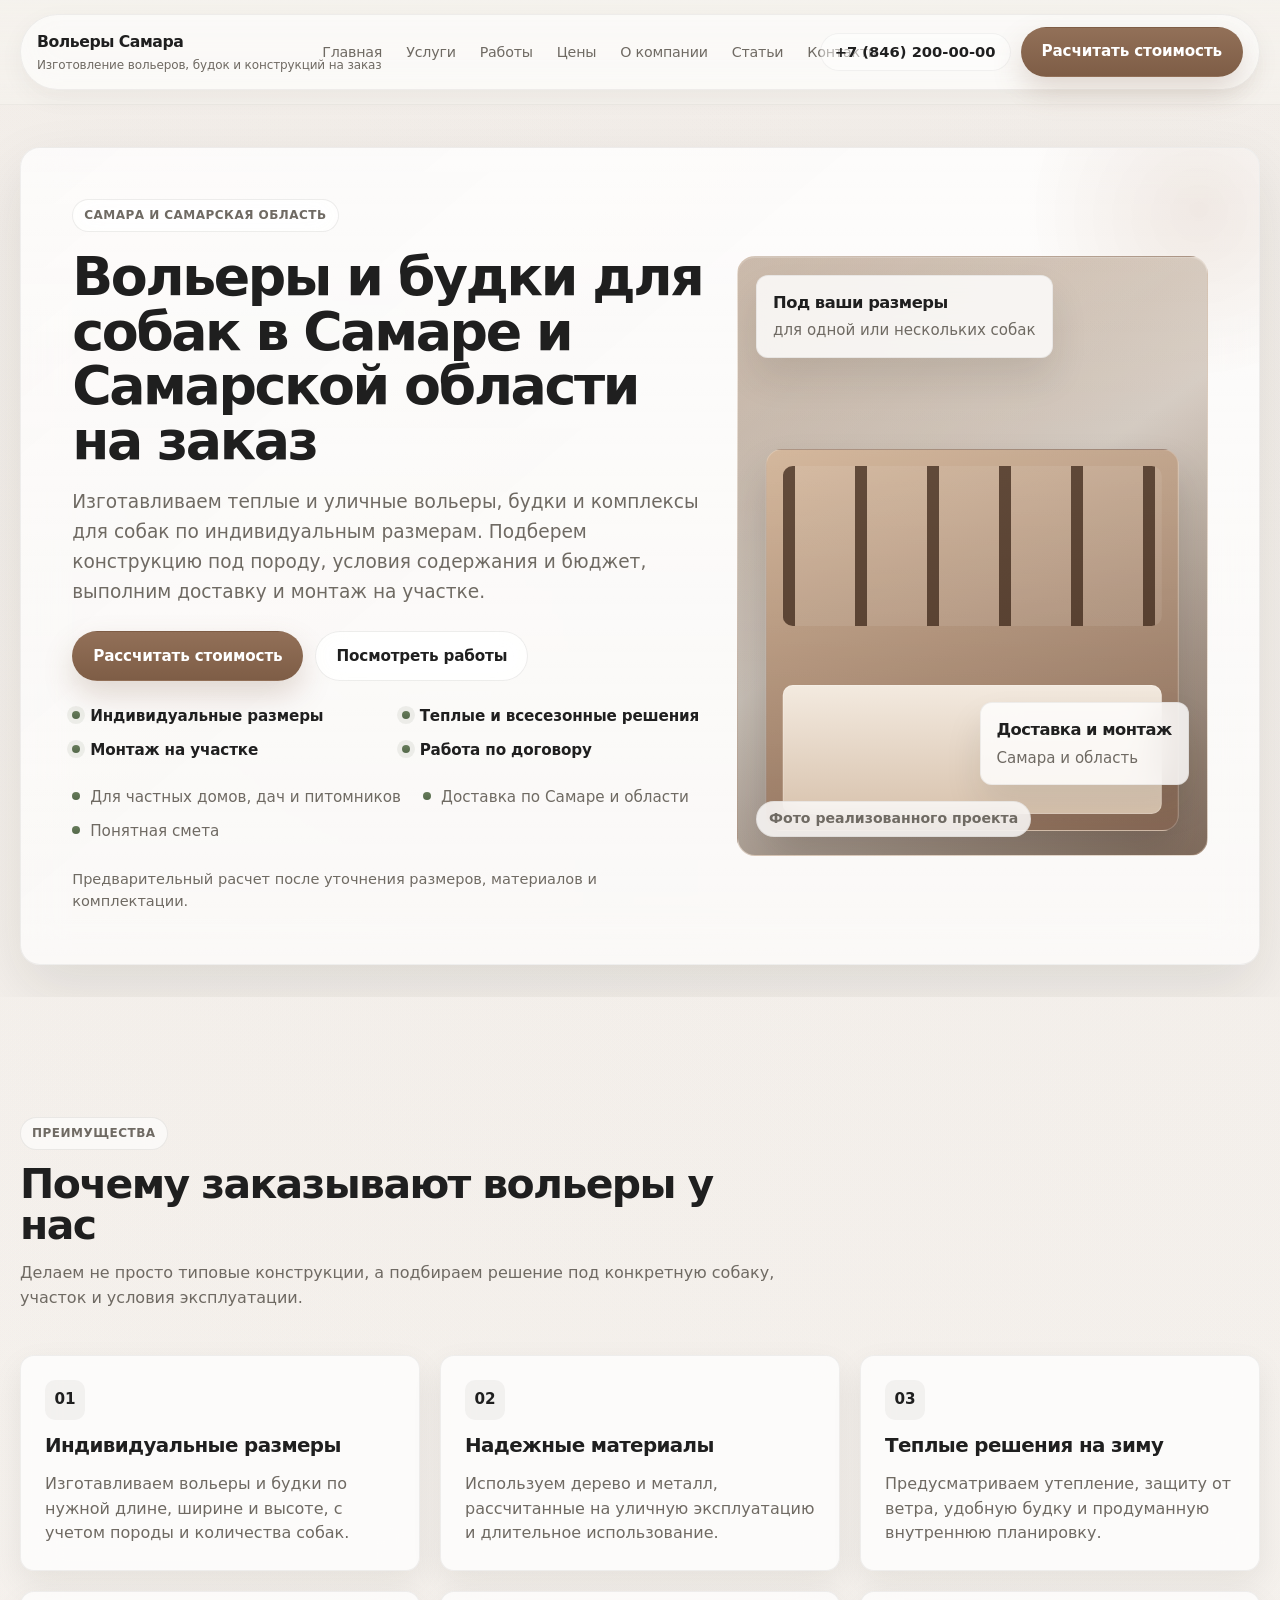
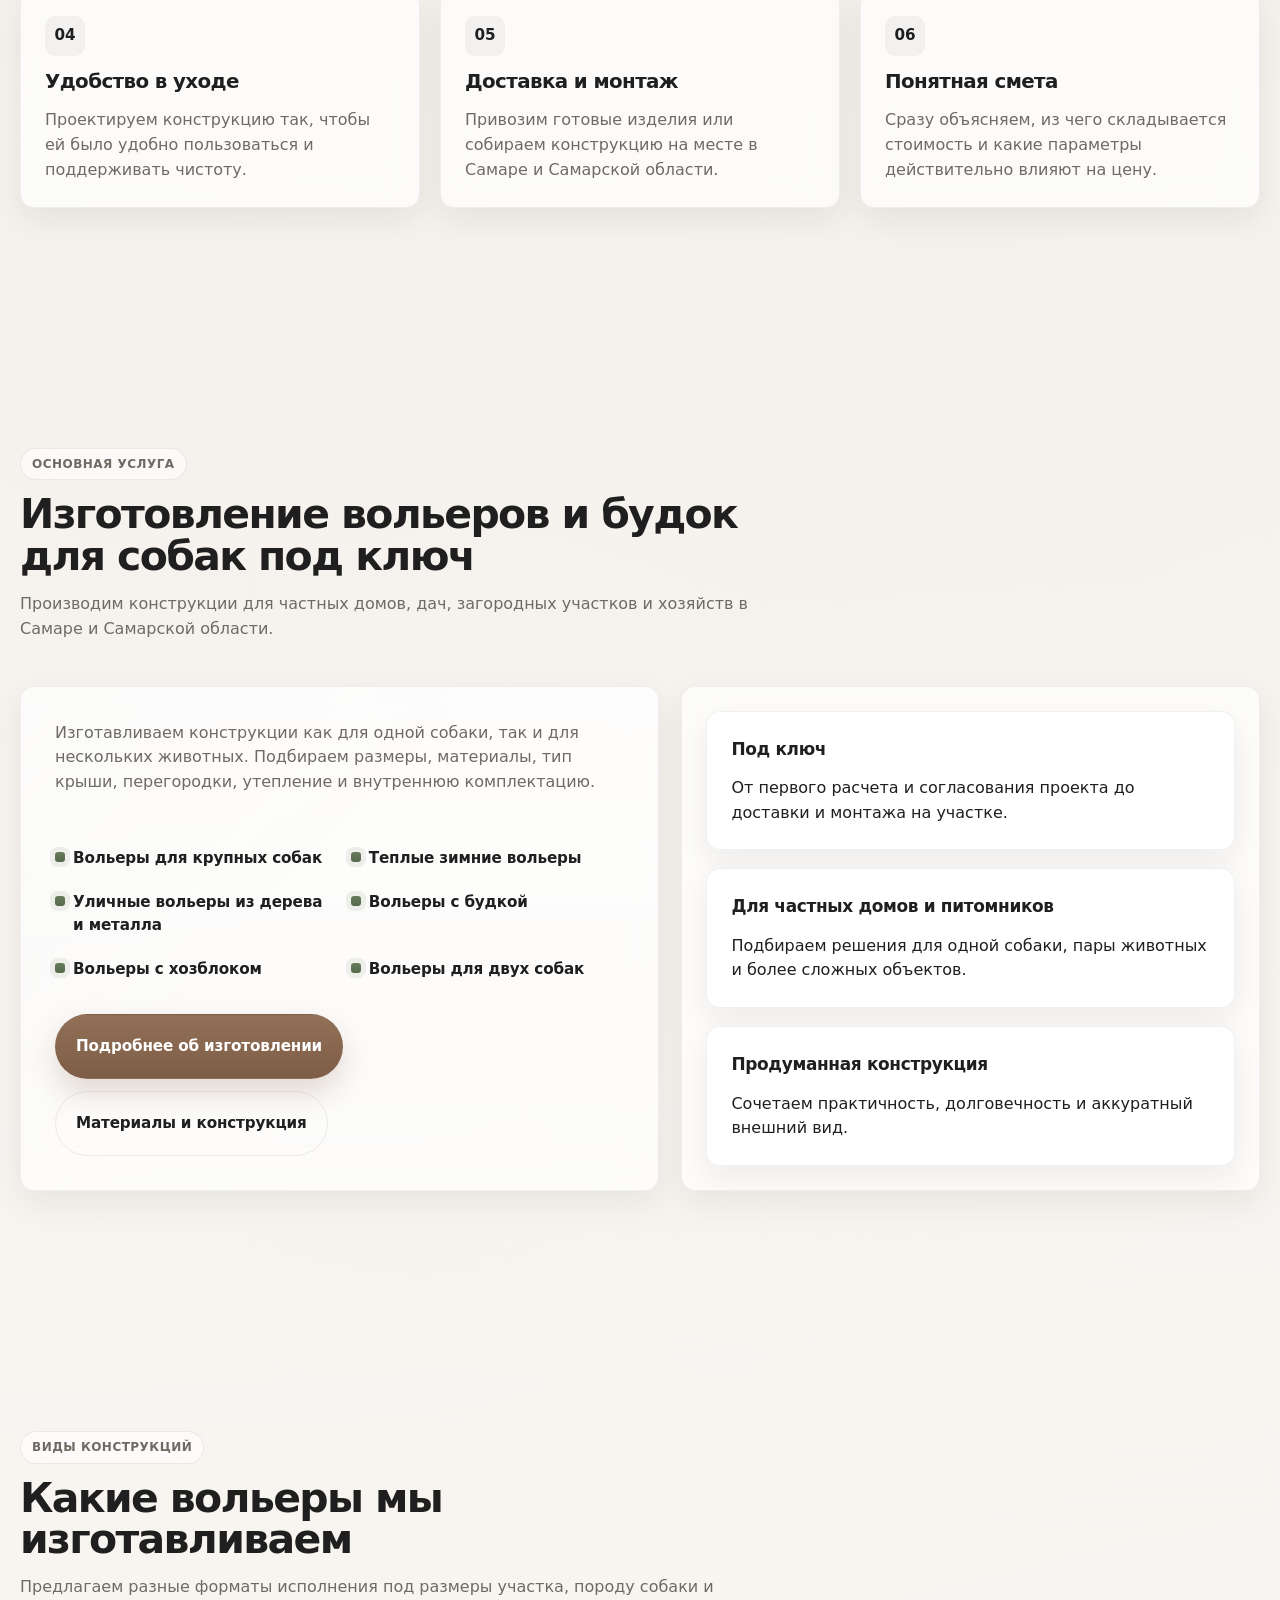
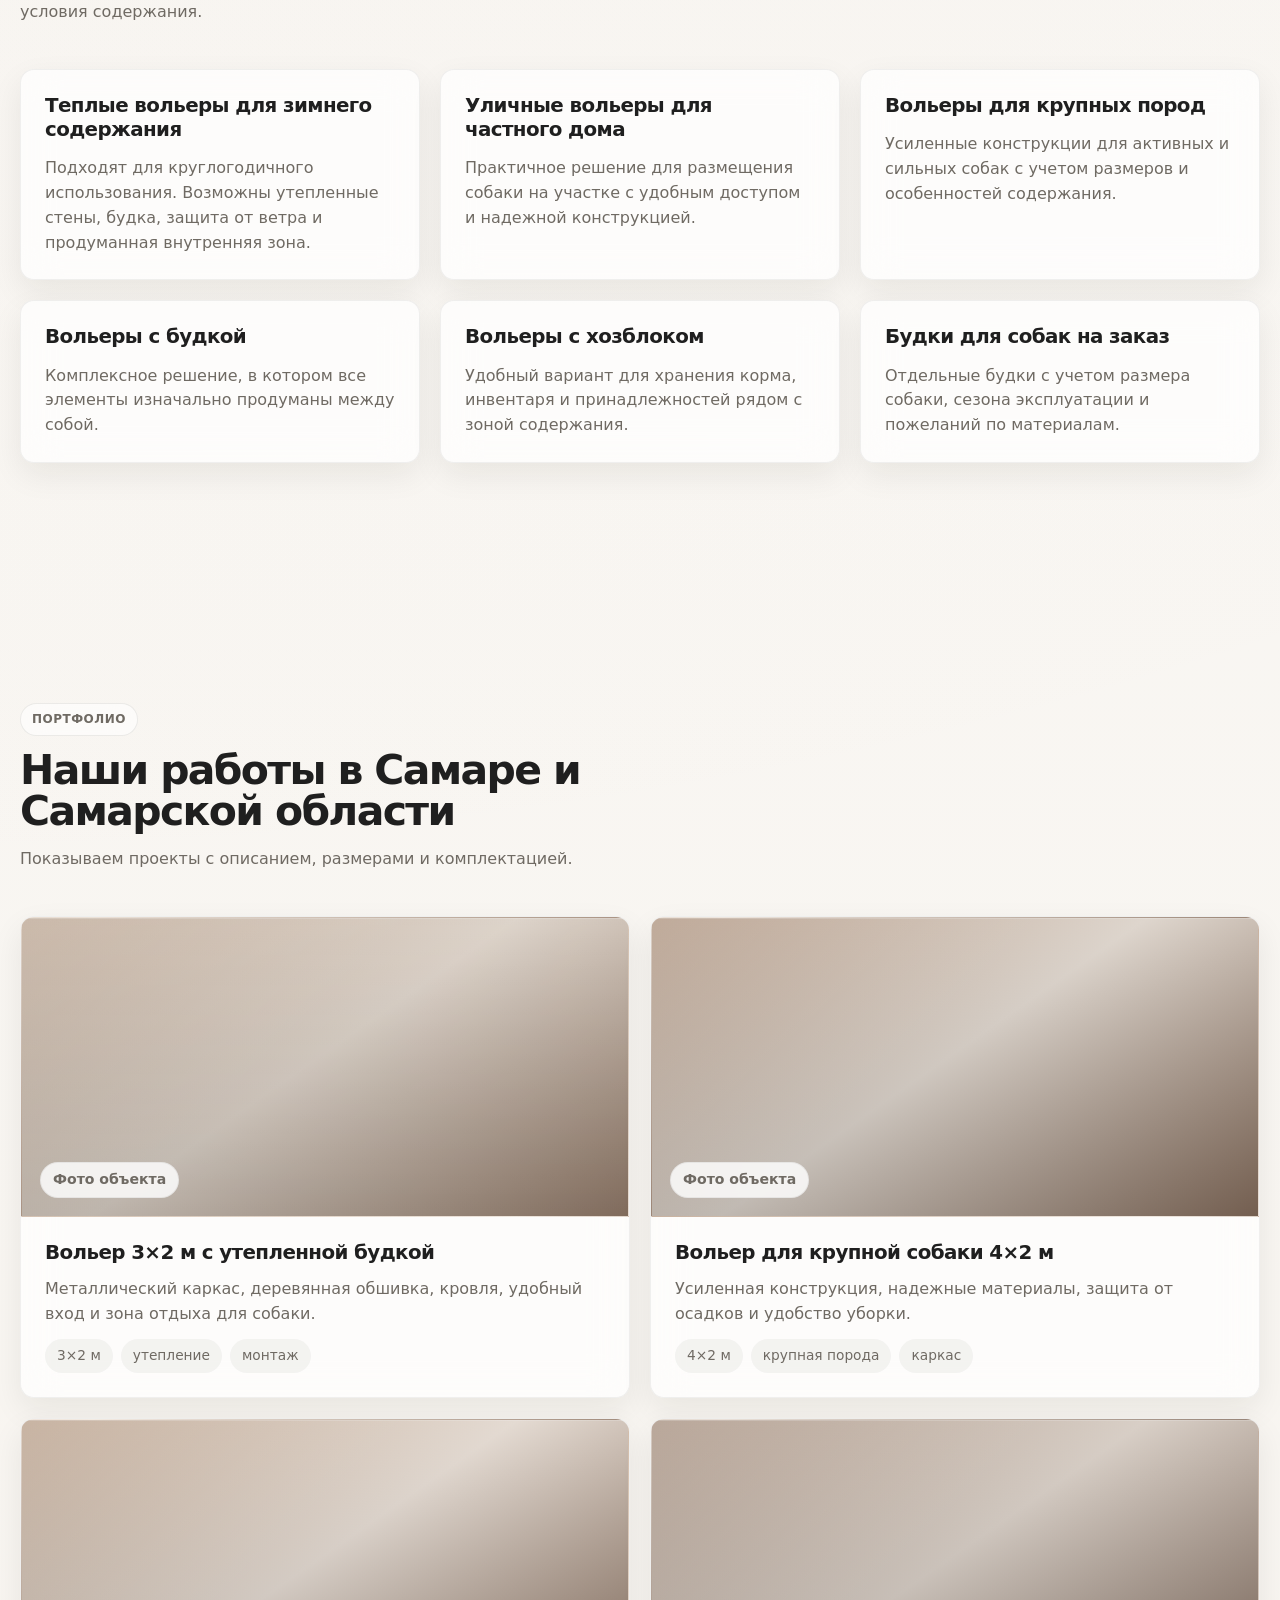
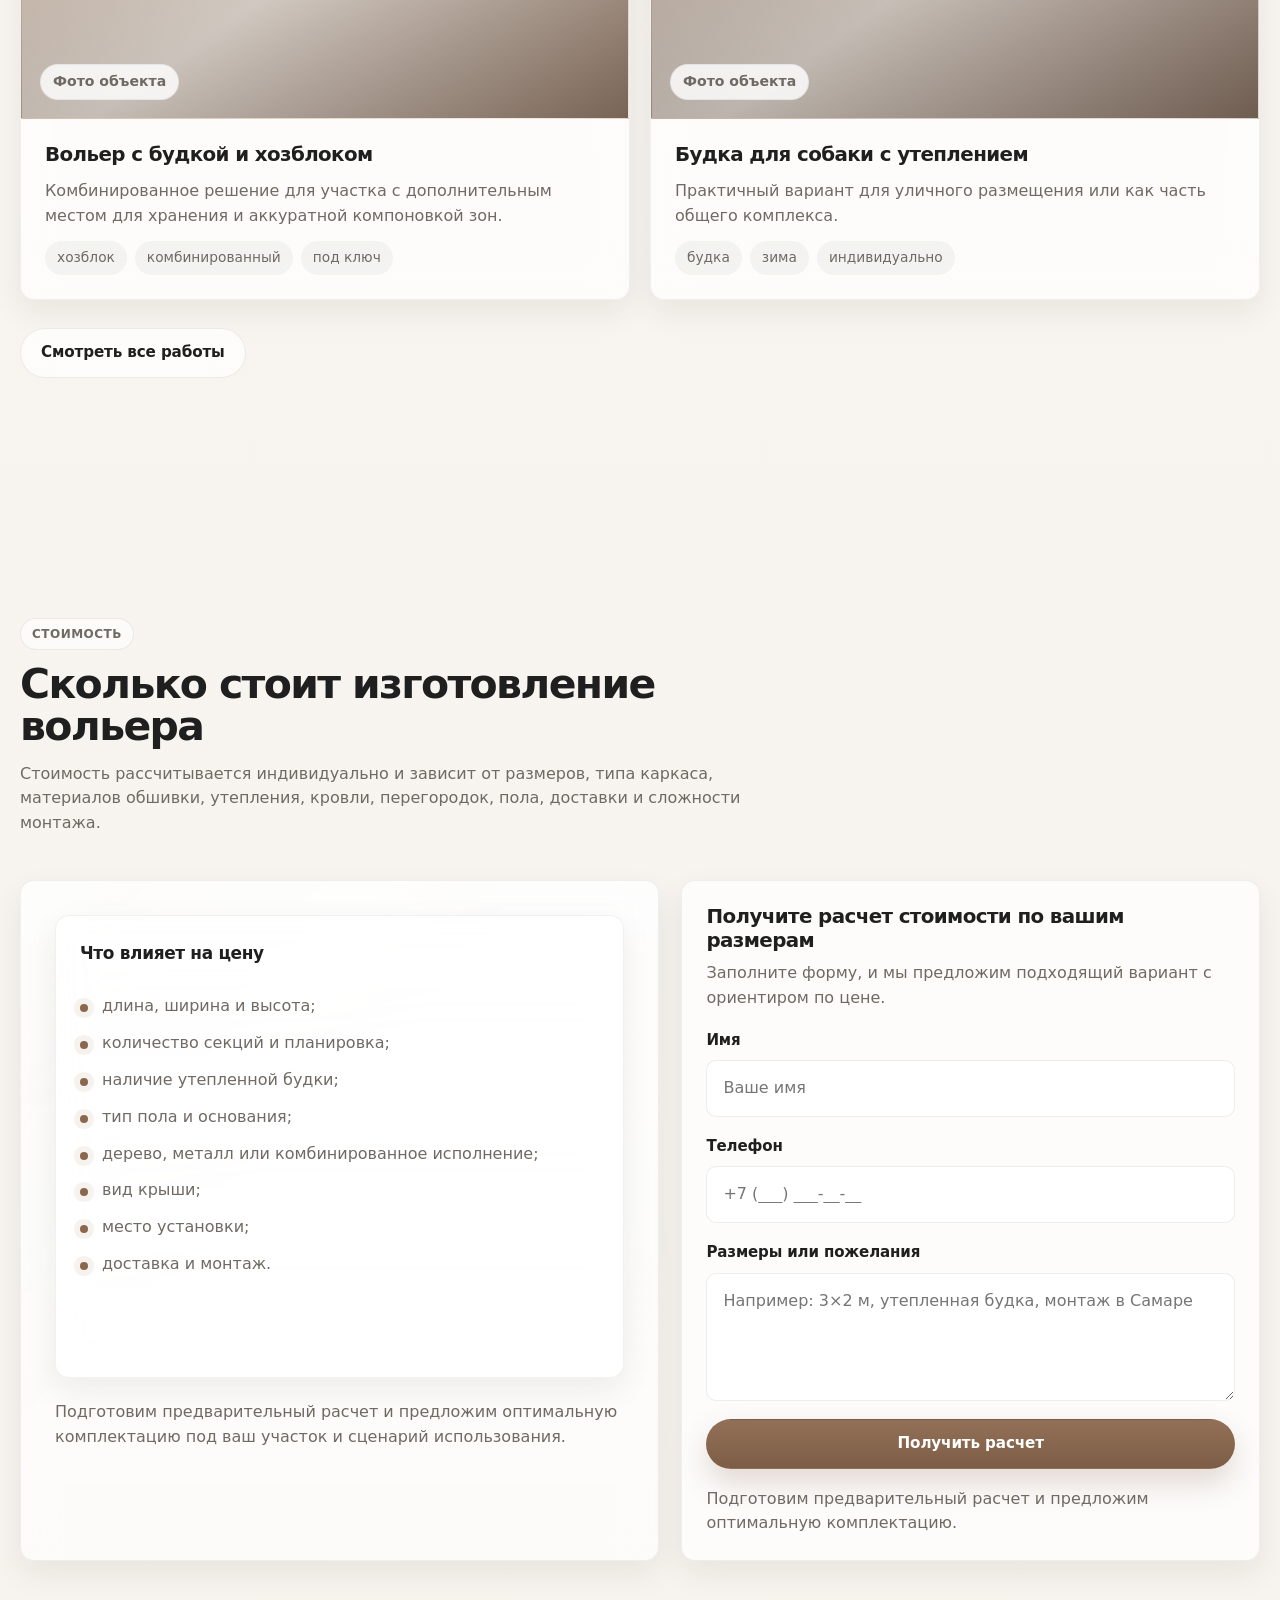
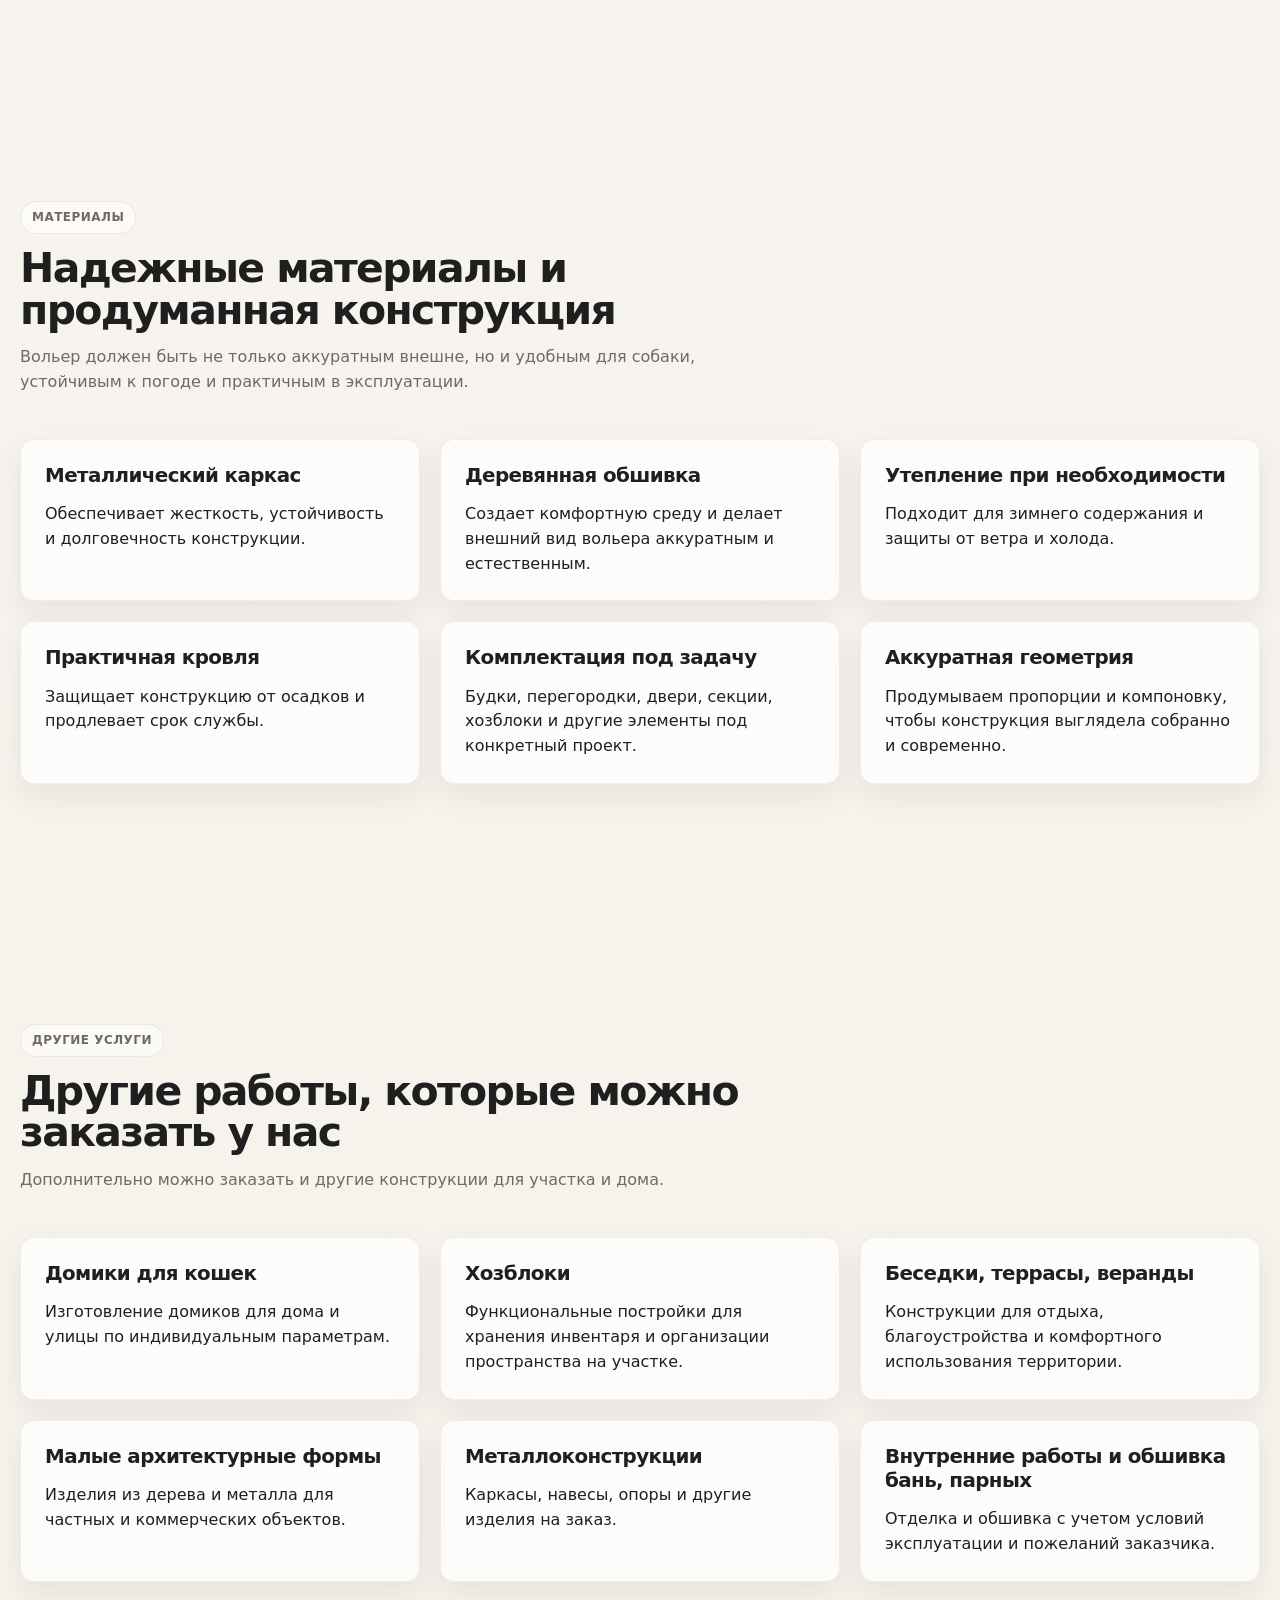
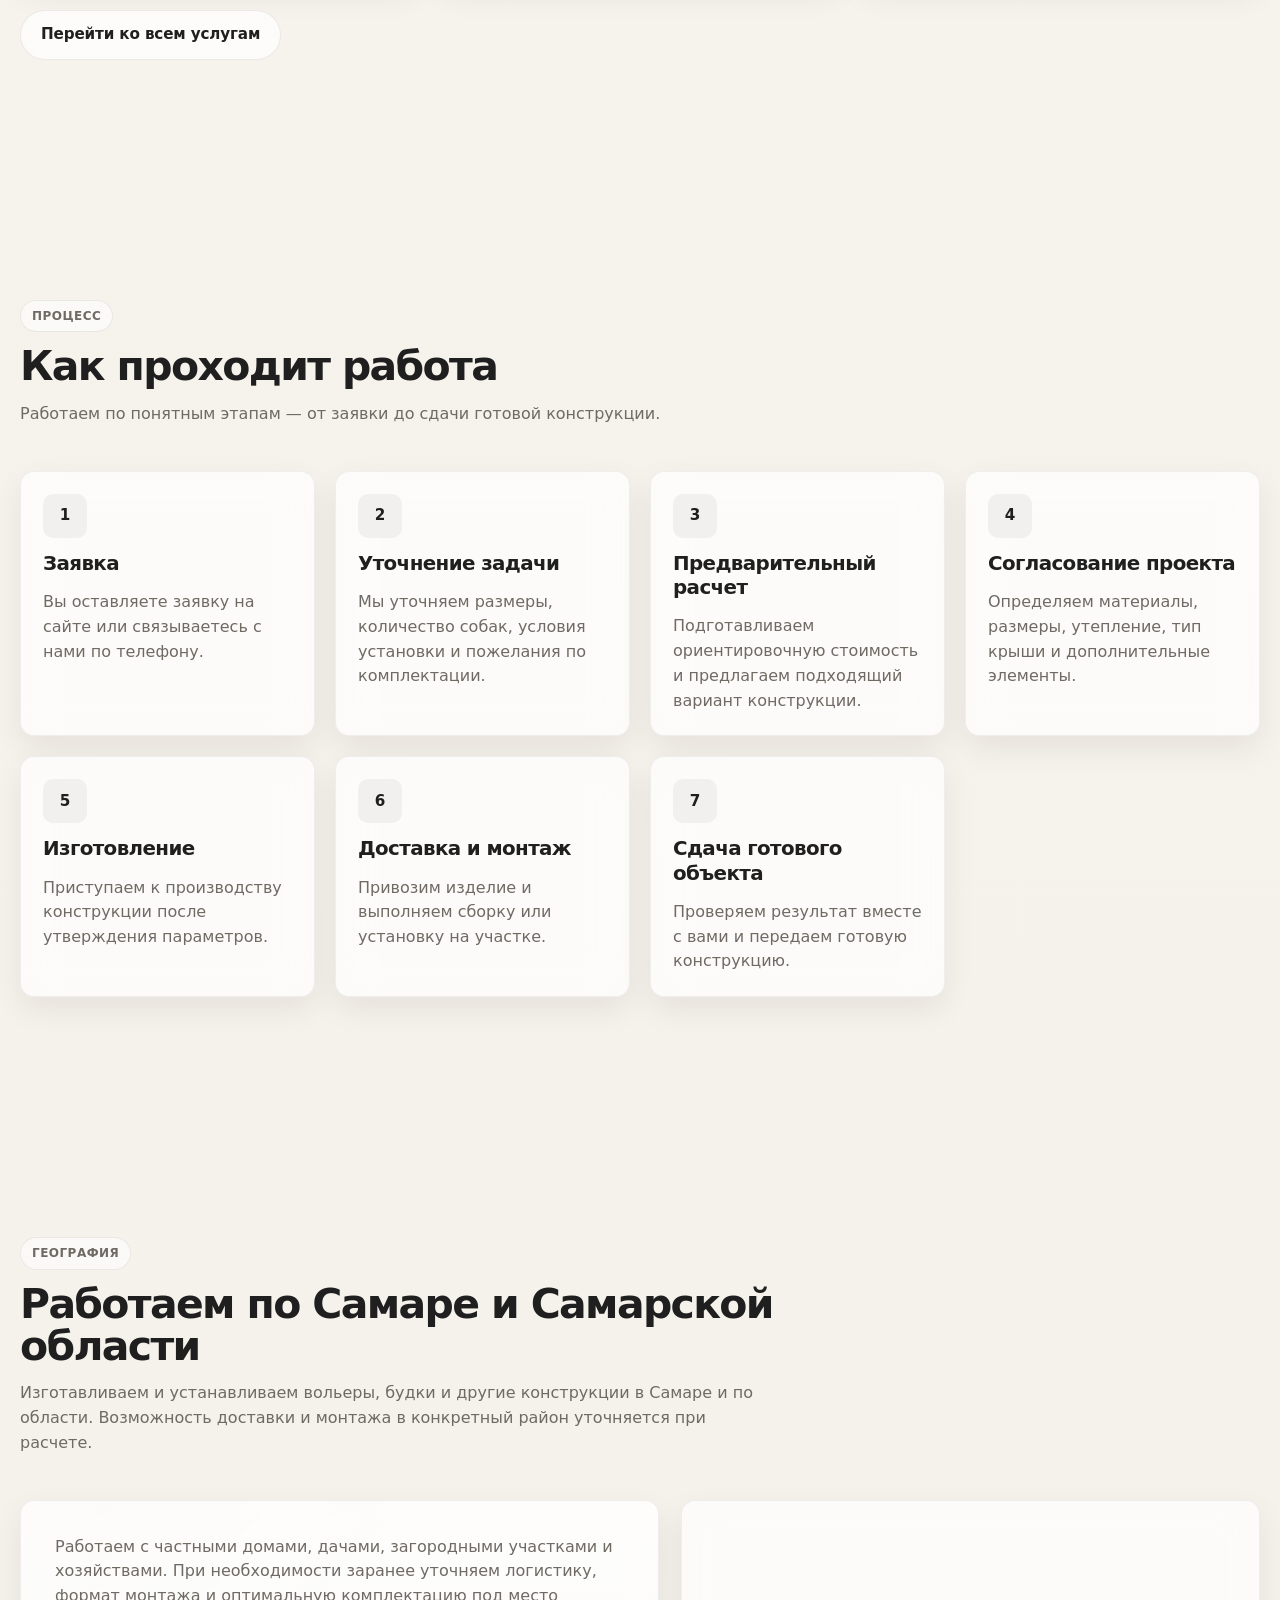
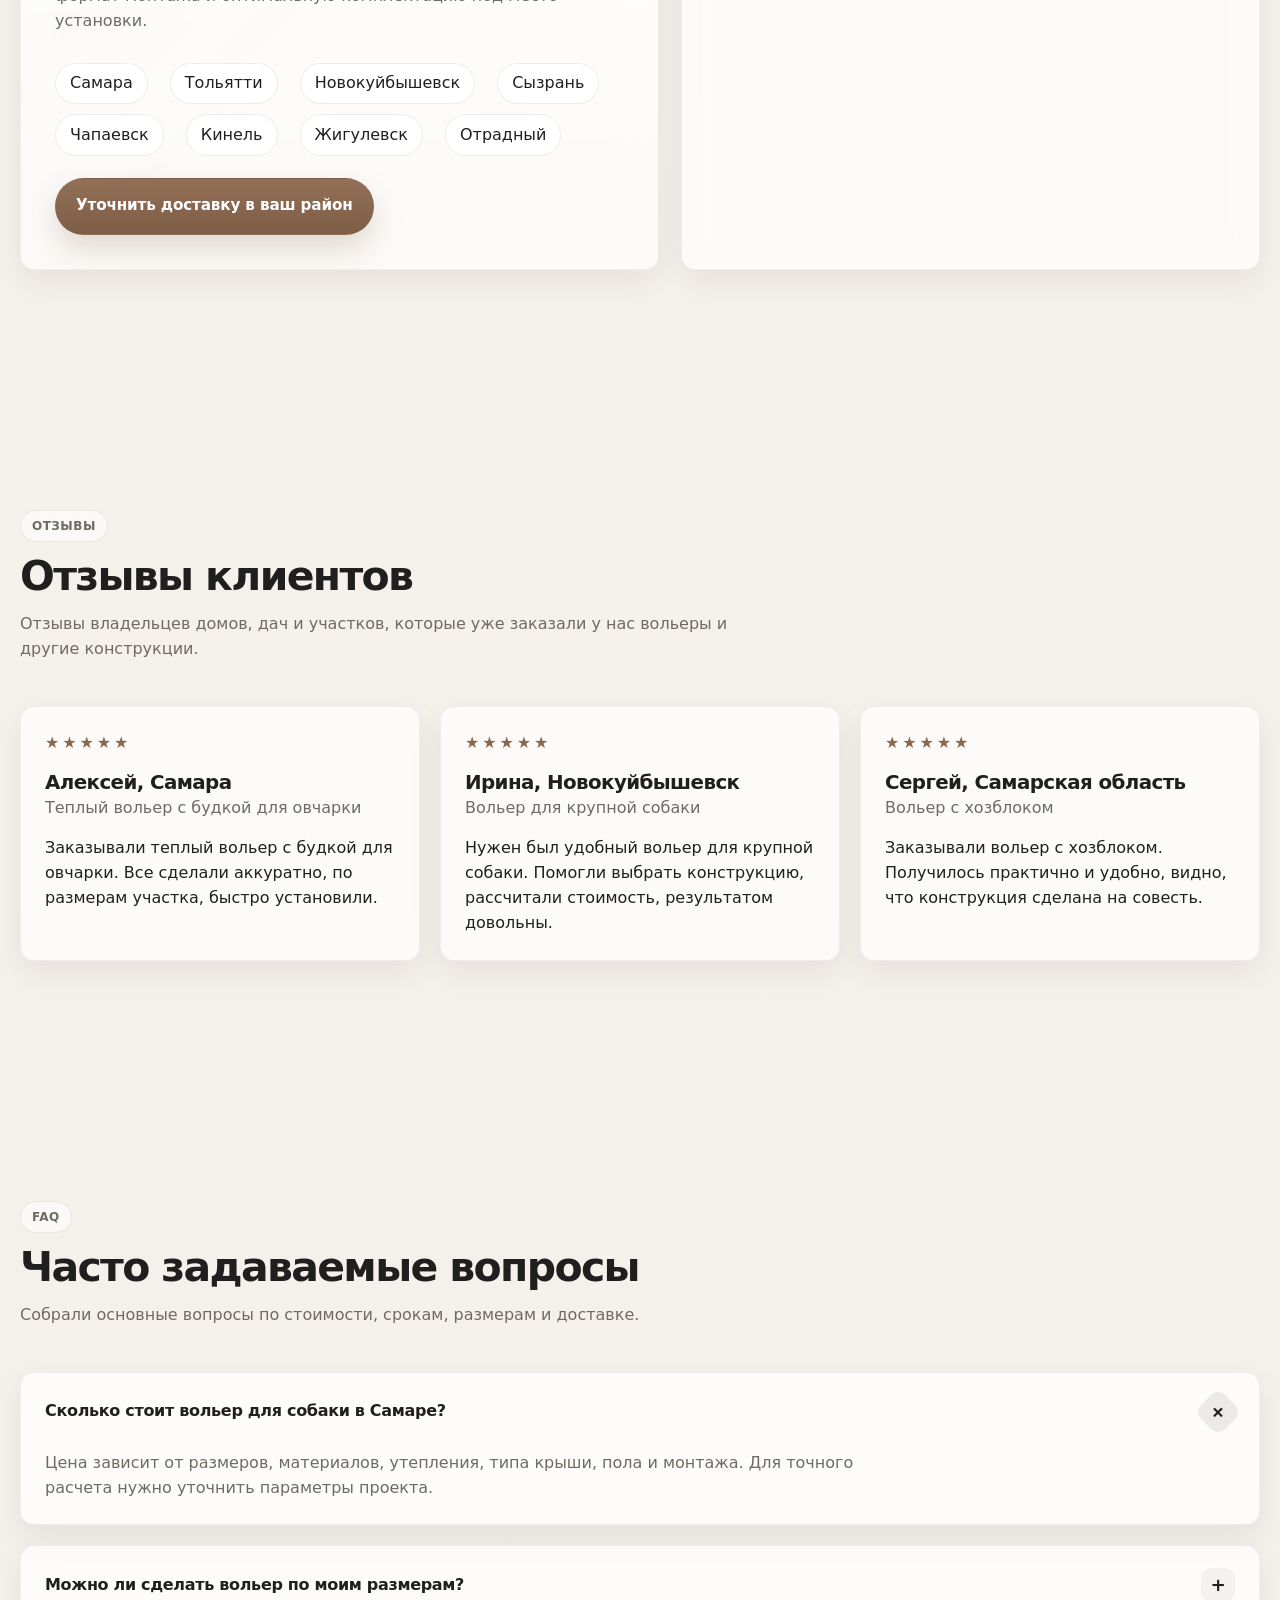
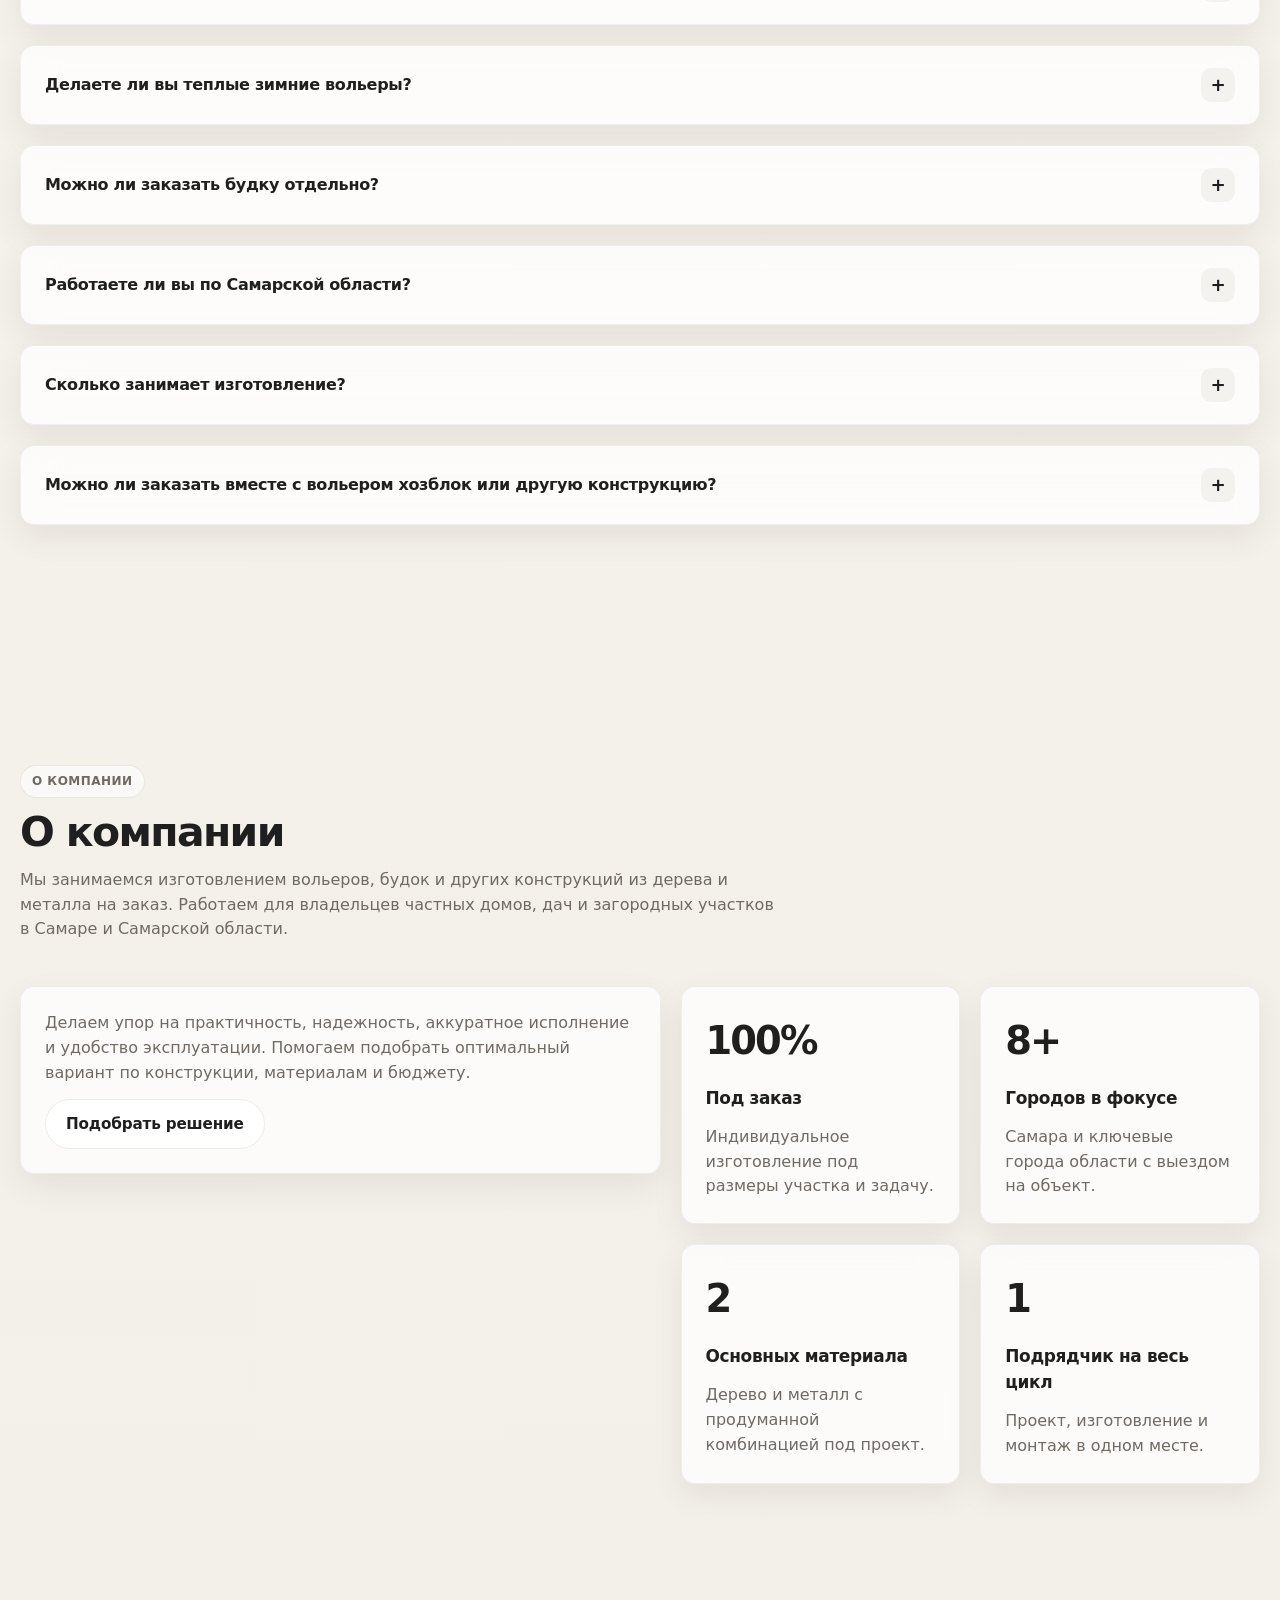
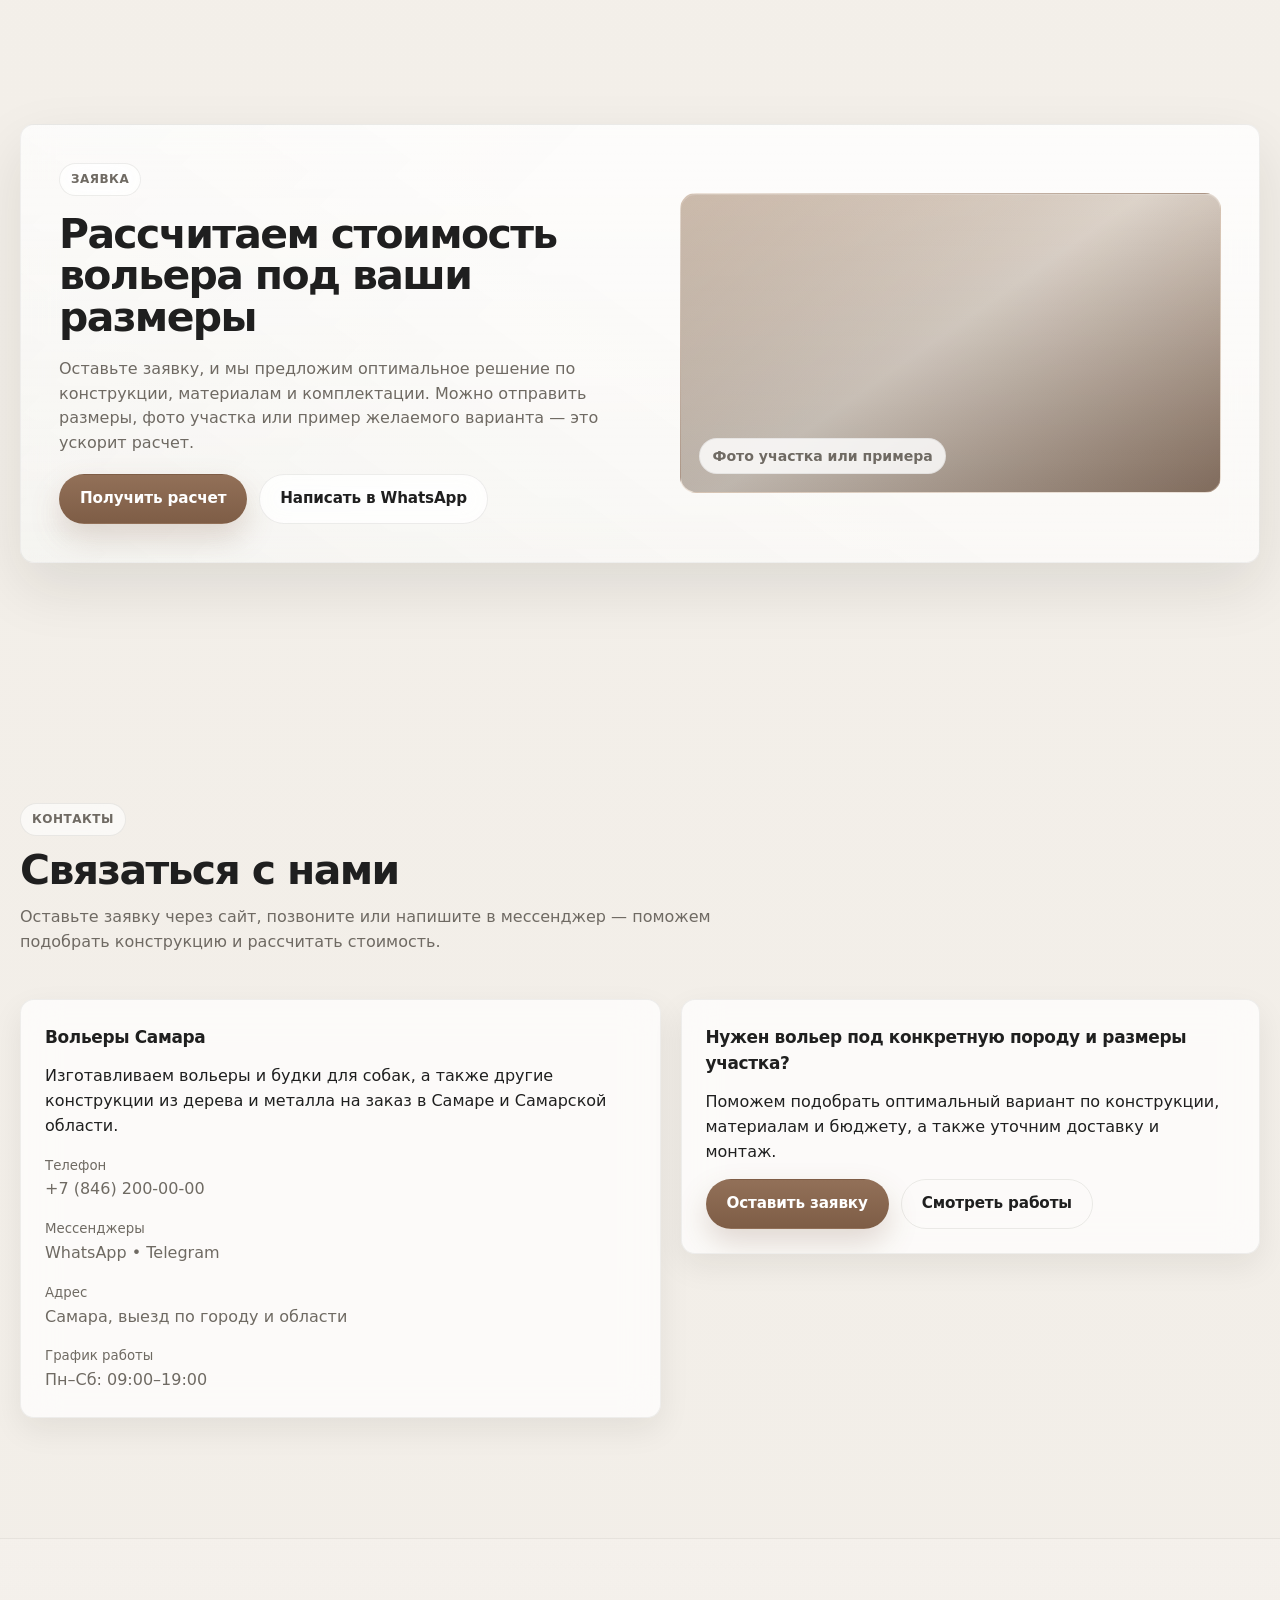
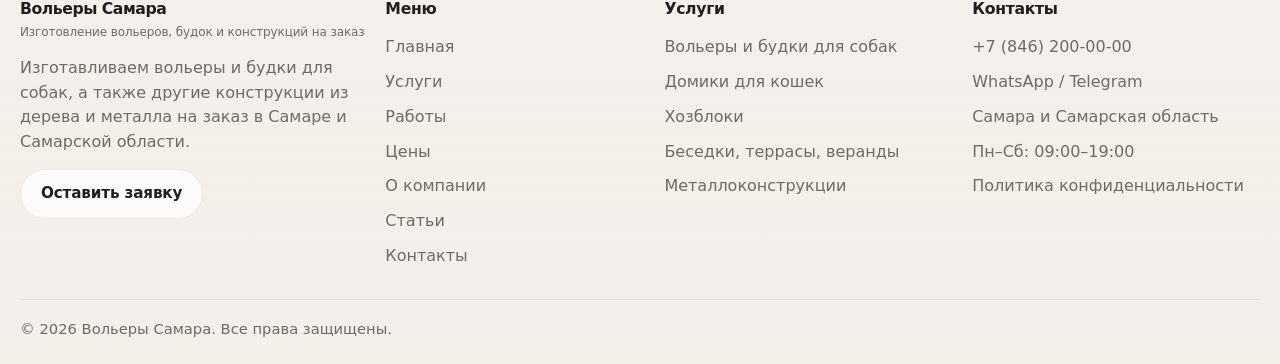
<file: volery_samara_main_page(3).html>
<!DOCTYPE html>
<html lang="ru">
<head>
  <meta charset="UTF-8" />
  <meta name="viewport" content="width=device-width, initial-scale=1.0" />
  <title>Вольеры и будки для собак в Самаре и Самарской области на заказ | Изготовление и монтаж</title>
  <meta name="description" content="Изготавливаем вольеры и будки для собак на заказ в Самаре и Самарской области. Теплые и уличные вольеры, индивидуальные размеры, доставка и монтаж. Собственное производство, расчет стоимости и помощь с выбором конструкции." />
  <style>
    :root {
      --bg: #f5f2ed;
      --bg-2: #fbfaf8;
      --surface: rgba(255,255,255,0.72);
      --surface-strong: rgba(255,255,255,0.88);
      --surface-solid: #ffffff;
      --text: #1f1f1f;
      --muted: #6f6a63;
      --line: rgba(32, 28, 24, 0.08);
      --line-strong: rgba(32, 28, 24, 0.14);
      --accent: #8b674e;
      --accent-2: #b69277;
      --accent-soft: rgba(182, 146, 119, 0.14);
      --green: #667b5a;
      --green-soft: rgba(102, 123, 90, 0.10);
      --shadow: 0 24px 60px rgba(31, 25, 21, 0.10);
      --shadow-soft: 0 12px 32px rgba(31, 25, 21, 0.07);
      --container: 1240px;
      --header-h: 76px;
      --section: 120px;
    }

    * { box-sizing: border-box; }

    html { scroll-behavior: smooth; }

    body {
      margin: 0;
      font-family: "SF Pro Display", "SF Pro Text", Inter, ui-sans-serif, system-ui, -apple-system, BlinkMacSystemFont, "Segoe UI", sans-serif;
      color: var(--text);
      background:
        radial-gradient(circle at top left, rgba(182,146,119,.08), transparent 28%),
        radial-gradient(circle at 100% 0%, rgba(139,103,78,.05), transparent 22%),
        linear-gradient(180deg, #fbfaf8 0%, #f6f2ec 52%, #f2eee8 100%);
      line-height: 1.55;
      -webkit-font-smoothing: antialiased;
      text-rendering: optimizeLegibility;
    }

    img { max-width: 100%; display: block; }
    a { color: inherit; text-decoration: none; }
    button, input, textarea { font: inherit; }

    .container {
      width: min(100% - 32px, var(--container));
      margin: 0 auto;
    }

    .section {
      padding: var(--section) 0;
      scroll-margin-top: calc(var(--header-h) + 22px);
    }

    .section-head {
      max-width: 760px;
      display: grid;
      gap: 14px;
      margin-bottom: 44px;
    }

    .eyebrow {
      display: inline-flex;
      align-items: center;
      gap: 8px;
      width: fit-content;
      padding: 6px 11px;
      border-radius: 999px;
      background: rgba(255,255,255,0.6);
      border: 1px solid var(--line);
      color: var(--muted);
      font-size: 12px;
      font-weight: 600;
      letter-spacing: .04em;
      text-transform: uppercase;
      backdrop-filter: blur(14px);
    }

    h1, h2, h3, h4, p { margin: 0; }

    h1 {
      font-size: clamp(2.2rem, 4.2vw, 4.2rem);
      line-height: 1.02;
      letter-spacing: -.045em;
      font-weight: 700;
      max-width: 860px;
    }

    h2 {
      font-size: clamp(2rem, 3.2vw, 3.4rem);
      line-height: 1.02;
      letter-spacing: -.04em;
      font-weight: 700;
    }

    h3 {
      font-size: clamp(1.06rem, 1.55vw, 1.26rem);
      line-height: 1.22;
      letter-spacing: -.03em;
      font-weight: 650;
    }

    .lead,
    .section-head p,
    .muted,
    .card p,
    .service-copy,
    .faq-answer,
    .footer-copy,
    .list li,
    .work-meta,
    .review-role,
    .about-copy,
    .cta-text,
    .contact-card small,
    .stat p,
    .timeline-copy,
    .geo-copy,
    .price-note,
    .subcat,
    .hero-note,
    .hero-meta,
    .footer-bottom,
    .contact-meta,
    .nav-link,
    .dropdown-toggle,
    .dropdown-menu a,
    .photo-label {
      color: var(--muted);
    }

    .lead {
      font-size: clamp(1.02rem, 1.55vw, 1.16rem);
      max-width: 760px;
      line-height: 1.62;
    }

    .btn-row,
    .hero-actions,
    .cta-actions,
    .footer-actions {
      display: flex;
      flex-wrap: wrap;
      gap: 12px;
    }

    .btn {
      display: inline-flex;
      align-items: center;
      justify-content: center;
      min-height: 50px;
      padding: 0 20px;
      border-radius: 999px;
      border: 1px solid transparent;
      font-size: .95rem;
      font-weight: 600;
      letter-spacing: -.01em;
      transition: transform .28s ease, box-shadow .28s ease, border-color .28s ease, background .28s ease, color .28s ease;
      cursor: pointer;
      white-space: nowrap;
    }

    .btn:hover {
      transform: translateY(-2px);
      box-shadow: 0 16px 28px rgba(31, 25, 21, .10);
    }

    .btn-primary {
      background: linear-gradient(180deg, #927058 0%, #7e5d46 100%);
      color: #fff;
      box-shadow: 0 14px 30px rgba(126, 93, 70, .22);
    }

    .btn-secondary {
      background: rgba(255,255,255,0.72);
      color: var(--text);
      border-color: var(--line);
      backdrop-filter: blur(14px);
    }

    .btn-ghost {
      background: transparent;
      color: var(--text);
      border-color: var(--line);
    }

    .chip-list,
    .geo-list {
      display: flex;
      flex-wrap: wrap;
      gap: 10px 22px;
      padding: 0;
      margin: 0;
      list-style: none;
    }

    .hero-metrics,
    .subcat-list {
      display: grid;
      gap: 10px 22px;
      padding: 0;
      margin: 0;
      list-style: none;
    }

    .hero-metrics {
      grid-template-columns: repeat(2, minmax(0, 1fr));
      max-width: 760px;
    }

    .subcat-list {
      grid-template-columns: repeat(2, minmax(0, 1fr));
    }

    .geo-tag {
      display: inline-flex;
      align-items: center;
      min-height: 38px;
      padding: 0 14px;
      border-radius: 999px;
      background: rgba(255,255,255,0.7);
      border: 1px solid var(--line);
      backdrop-filter: blur(12px);
    }

    .metric-pill,
    .chip,
    .subcat {
      position: relative;
      min-height: auto;
      padding: 0 0 0 18px;
      border: none;
      background: none;
      backdrop-filter: none;
      border-radius: 0;
      font-size: .95rem;
    }

    .metric-pill,
    .subcat {
      color: var(--text);
      font-weight: 600;
      letter-spacing: -.01em;
    }

    .chip {
      color: var(--muted);
    }

    .metric-pill::before,
    .chip::before,
    .subcat::before {
      content: "";
      position: absolute;
      left: 0;
      top: .65em;
      transform: translateY(-50%);
      width: 8px;
      height: 8px;
      border-radius: 999px;
      background: linear-gradient(180deg, var(--green), #55694b);
    }

    .metric-pill::before {
      box-shadow: 0 0 0 5px rgba(102, 123, 90, 0.10);
    }

    .subcat::before {
      width: 10px;
      height: 10px;
      border-radius: 3px;
      box-shadow: 0 0 0 5px rgba(102, 123, 90, 0.10);
    }

    .site-header {
      position: sticky;
      top: 0;
      z-index: 1000;
      padding: 14px 0;
      background: linear-gradient(180deg, rgba(245,242,237,.92), rgba(245,242,237,.76));
      backdrop-filter: blur(20px);
      border-bottom: 1px solid rgba(31, 25, 21, 0.04);
    }

    .header-shell {
      min-height: calc(var(--header-h) - 10px);
      display: grid;
      grid-template-columns: auto 1fr auto;
      align-items: center;
      gap: 18px;
      padding: 12px 16px;
      border-radius: 999px;
      background: rgba(255,255,255,.56);
      border: 1px solid rgba(31, 25, 21, 0.06);
      box-shadow: 0 8px 24px rgba(31, 25, 21, .05);
      backdrop-filter: blur(18px);
    }

    .brand {
      display: inline-grid;
      gap: 2px;
      align-items: center;
      min-width: 210px;
    }

    .brand-title {
      font-size: .98rem;
      font-weight: 700;
      letter-spacing: -.03em;
      color: var(--text);
    }

    .brand-subtitle {
      font-size: .75rem;
      color: var(--muted);
      letter-spacing: -.01em;
    }

    .nav {
      display: flex;
      justify-content: center;
      min-width: 0;
    }

    .nav-list {
      display: flex;
      align-items: center;
      justify-content: center;
      gap: 2px;
      padding: 0;
      margin: 0;
      list-style: none;
      min-width: 0;
    }

    .nav-link,
    .dropdown-toggle {
      display: inline-flex;
      align-items: center;
      justify-content: center;
      min-height: 38px;
      padding: 0 11px;
      border-radius: 999px;
      font-size: .89rem;
      font-weight: 500;
      letter-spacing: -.015em;
      transition: background .24s ease, color .24s ease, transform .24s ease;
      white-space: nowrap;
    }

    .nav-link:hover,
    .dropdown-toggle:hover,
    .dropdown:hover > .dropdown-toggle,
    .nav-link:focus-visible,
    .dropdown-toggle:focus-visible {
      background: rgba(31,25,21,.05);
      color: var(--text);
      outline: none;
    }

    .dropdown { position: relative; }

    .dropdown-menu {
      position: absolute;
      top: calc(100% + 12px);
      left: 50%;
      transform: translateX(-50%) translateY(8px);
      min-width: 300px;
      padding: 10px;
      display: grid;
      gap: 4px;
      border-radius: 12px;
      border: 1px solid var(--line);
      background: rgba(255,255,255,.94);
      box-shadow: 0 24px 48px rgba(31,25,21,.12);
      backdrop-filter: blur(20px);
      opacity: 0;
      visibility: hidden;
      transition: opacity .24s ease, transform .24s ease, visibility .24s ease;
    }

    .dropdown:hover .dropdown-menu,
    .dropdown:focus-within .dropdown-menu {
      opacity: 1;
      visibility: visible;
      transform: translateX(-50%) translateY(0);
    }

    .dropdown-menu a {
      padding: 12px 14px;
      border-radius: 10px;
      font-size: .94rem;
      transition: background .22s ease, color .22s ease;
    }

    .dropdown-menu a:hover {
      background: rgba(31,25,21,.045);
      color: var(--text);
    }

    .header-actions {
      display: flex;
      align-items: center;
      gap: 10px;
    }

    .header-phone {
      display: inline-flex;
      align-items: center;
      min-height: 38px;
      padding: 0 14px;
      border-radius: 999px;
      background: rgba(255,255,255,.48);
      border: 1px solid rgba(31,25,21,.05);
      font-size: .92rem;
      font-weight: 600;
      color: var(--text);
      white-space: nowrap;
    }

    .menu-toggle,
    .mobile-services {
      display: none;
    }

    .burger {
      display: none;
      width: 44px;
      height: 44px;
      align-items: center;
      justify-content: center;
      border-radius: 10px;
      background: rgba(255,255,255,.62);
      border: 1px solid rgba(31,25,21,.06);
      cursor: pointer;
    }

    .burger span,
    .burger span::before,
    .burger span::after {
      display: block;
      width: 18px;
      height: 2px;
      border-radius: 999px;
      background: var(--text);
      position: relative;
      transition: transform .24s ease, opacity .24s ease;
      content: "";
    }

    .burger span::before { position: absolute; top: -6px; }
    .burger span::after { position: absolute; top: 6px; }

    .hero {
      padding: 42px 0 32px;
      overflow: clip;
    }

    .hero-shell {
      position: relative;
      padding: clamp(32px, 4vw, 56px);
      border-radius: 20px;
      background:
        linear-gradient(180deg, rgba(255,255,255,.82), rgba(255,255,255,.62)),
        linear-gradient(140deg, rgba(182,146,119,.06), transparent 45%);
      border: 1px solid rgba(31,25,21,.06);
      box-shadow: var(--shadow);
      backdrop-filter: blur(22px);
      overflow: hidden;
    }

    .hero-shell::before {
      content: "";
      position: absolute;
      right: -120px;
      top: -120px;
      width: 360px;
      height: 360px;
      border-radius: 50%;
      background: radial-gradient(circle, rgba(182,146,119,.18), transparent 68%);
      pointer-events: none;
    }

    .hero-grid {
      position: relative;
      z-index: 1;
      display: grid;
      grid-template-columns: minmax(0, 1.15fr) minmax(320px, .85fr);
      gap: 28px;
      align-items: center;
    }

    .hero-copy {
      display: grid;
      gap: 24px;
    }

    .hero-top {
      display: grid;
      gap: 18px;
    }

    .hero-meta {
      max-width: 660px;
      font-size: .94rem;
    }

    .hero-note {
      font-size: .91rem;
    }

    .hero-visual,
    .work-image,
    .cta-side {
      position: relative;
      overflow: hidden;
      background:
        linear-gradient(180deg, rgba(255,255,255,.08), rgba(255,255,255,0)),
        linear-gradient(145deg, #c9b19c 0%, #e8ddd2 48%, #9b816e 100%);
      border: 1px solid rgba(255,255,255,.14);
      box-shadow: inset 0 1px 0 rgba(255,255,255,.22);
    }

    .hero-visual {
      min-height: 600px;
      border-radius: 18px;
    }

    .work-image {
      min-height: 300px;
      border-radius: 0;
    }

    .cta-side {
      min-height: 300px;
      border-radius: 16px;
    }

    .hero-visual::before,
    .work-image::before,
    .cta-side::before {
      content: "";
      position: absolute;
      inset: 0;
      background:
        linear-gradient(180deg, rgba(20,20,20,.06), rgba(20,20,20,.20)),
        linear-gradient(135deg, rgba(255,255,255,.18), transparent 45%);
    }

    .photo-label {
      position: absolute;
      left: 18px;
      bottom: 18px;
      min-height: 36px;
      display: inline-flex;
      align-items: center;
      padding: 0 12px;
      border-radius: 999px;
      background: rgba(255,255,255,.82);
      border: 1px solid rgba(31,25,21,.06);
      backdrop-filter: blur(14px);
      font-size: .88rem;
      font-weight: 600;
      z-index: 2;
    }

    .hero-house {
      position: absolute;
      left: 50%;
      bottom: 24px;
      transform: translateX(-50%);
      width: min(88%, 420px);
      aspect-ratio: 1.08 / 1;
      border-radius: 16px;
      background:
        linear-gradient(180deg, rgba(255,255,255,.16), rgba(255,255,255,.06)),
        linear-gradient(160deg, #ccaa8a, #7d5d49);
      box-shadow: 0 24px 40px rgba(31, 25, 21, .18);
      overflow: hidden;
      border: 1px solid rgba(255,255,255,.2);
    }

    .hero-house::before {
      content: "";
      position: absolute;
      inset: 16px 16px auto;
      height: 42%;
      border-radius: 10px;
      background: repeating-linear-gradient(90deg, rgba(56,35,22,.72) 0 12px, rgba(255,255,255,.08) 12px 72px);
    }

    .hero-house::after {
      content: "";
      position: absolute;
      inset: auto 16px 16px;
      height: 34%;
      border-radius: 10px;
      background: linear-gradient(180deg, rgba(247,239,229,.95), rgba(218,197,176,.98));
      box-shadow: inset 0 0 0 1px rgba(255,255,255,.18);
    }

    .hero-floating {
      position: absolute;
      display: grid;
      gap: 4px;
      padding: 14px 16px;
      border-radius: 12px;
      background: rgba(255,255,255,.82);
      border: 1px solid rgba(31,25,21,.06);
      box-shadow: 0 20px 36px rgba(31,25,21,.10);
      backdrop-filter: blur(18px);
      z-index: 2;
    }

    .hero-floating strong {
      font-size: 1.02rem;
      letter-spacing: -.03em;
    }

    .float-1 { top: 18px; left: 18px; }
    .float-2 { right: 18px; bottom: 70px; }

    .grid-3,
    .grid-4,
    .grid-2,
    .works-grid,
    .reviews-grid,
    .materials-grid,
    .stats-grid,
    .footer-grid,
    .contacts-grid,
    .faq-grid,
    .about-grid,
    .timeline-grid {
      display: grid;
      gap: 20px;
    }

    .grid-3 { grid-template-columns: repeat(3, minmax(0, 1fr)); align-items: stretch; }
    .grid-4 { grid-template-columns: repeat(4, minmax(0, 1fr)); }
    .grid-2 { grid-template-columns: repeat(2, minmax(0, 1fr)); }
    .works-grid { grid-template-columns: repeat(2, minmax(0, 1fr)); align-items: stretch; }
    .reviews-grid { grid-template-columns: repeat(3, minmax(0, 1fr)); align-items: stretch; }
    .materials-grid { grid-template-columns: repeat(3, minmax(0, 1fr)); }
    .stats-grid { grid-template-columns: repeat(2, minmax(0, 1fr)); }
    .footer-grid { grid-template-columns: 1.2fr .9fr 1fr 1fr; }
    .contacts-grid { grid-template-columns: 1.05fr .95fr; align-items: start; }
    .faq-grid { grid-template-columns: 1fr; }
    .about-grid { grid-template-columns: 1.05fr .95fr; align-items: start; }
    .timeline-grid { grid-template-columns: repeat(4, minmax(0, 1fr)); }

    .card,
    .work-card,
    .review-card,
    .timeline-card,
    .faq-item,
    .service-card,
    .material-card,
    .contact-card,
    .stat,
    .price-box,
    .service-feature,
    .service-main,
    .service-aside,
    .price-copy,
    .price-form,
    .geo-card,
    .map-card,
    .cta-box {
      position: relative;
      border-radius: 14px;
      border: 1px solid rgba(31,25,21,.06);
      background: rgba(255,255,255,.72);
      box-shadow: var(--shadow-soft);
      backdrop-filter: blur(18px);
      transition: transform .28s ease, box-shadow .28s ease, border-color .28s ease;
      overflow: hidden;
    }

    .card:hover,
    .work-card:hover,
    .review-card:hover,
    .timeline-card:hover,
    .faq-item:hover,
    .service-card:hover,
    .material-card:hover,
    .contact-card:hover,
    .stat:hover,
    .service-feature:hover,
    .price-box:hover {
      transform: translateY(-4px);
      box-shadow: 0 24px 40px rgba(31,25,21,.10);
      border-color: rgba(31,25,21,.10);
    }

    .card,
    .service-card,
    .material-card,
    .timeline-card,
    .service-feature,
    .contact-card,
    .stat,
    .price-box {
      padding: 24px;
      display: grid;
      gap: 14px;
      align-content: start;
    }

    .service-layout,
    .price-layout,
    .geo-layout {
      display: grid;
      grid-template-columns: minmax(0, 1.05fr) minmax(320px, .95fr);
      gap: 22px;
      align-items: stretch;
    }

    .service-main,
    .price-copy,
    .geo-card {
      padding: clamp(24px, 3vw, 34px);
      display: grid;
      gap: 22px;
    }

    .service-main {
      background:
        linear-gradient(180deg, rgba(255,255,255,.84), rgba(255,255,255,.68)),
        linear-gradient(135deg, var(--green-soft), transparent 44%);
    }

    .price-copy,
    .geo-card {
      background:
        linear-gradient(180deg, rgba(255,255,255,.84), rgba(255,255,255,.68)),
        linear-gradient(135deg, rgba(182,146,119,.08), transparent 44%);
    }

    .service-aside,
    .price-form,
    .map-card {
      padding: 24px;
      display: grid;
      gap: 18px;
      align-content: start;
    }

    .service-copy,
    .about-copy { max-width: 760px; }

    .service-feature strong,
    .contact-card strong,
    .stat strong,
    .price-box strong {
      font-size: 1.06rem;
      letter-spacing: -.02em;
    }

    .card-icon,
    .timeline-num {
      width: 40px;
      height: 40px;
      display: inline-flex;
      align-items: center;
      justify-content: center;
      border-radius: 10px;
      background: rgba(31,25,21,.045);
      color: var(--text);
      font-weight: 700;
      font-size: .95rem;
    }

    .work-card {
      padding: 0;
      display: flex;
      flex-direction: column;
    }

    .work-image.alt-1 { background: linear-gradient(145deg, #bfa48f 0%, #ebe2d9 48%, #8b715f 100%); }
    .work-image.alt-2 { background: linear-gradient(145deg, #cab09a 0%, #f1e7de 48%, #927866 100%); }
    .work-image.alt-3 { background: linear-gradient(145deg, #b7a08f 0%, #e5dbd2 48%, #866f60 100%); }

    .work-body {
      display: grid;
      gap: 12px;
      padding: 24px;
      flex: 1;
      align-content: start;
    }

    .work-tags {
      display: flex;
      flex-wrap: wrap;
      gap: 8px;
    }

    .work-tag {
      min-height: 34px;
      display: inline-flex;
      align-items: center;
      padding: 0 12px;
      border-radius: 999px;
      background: rgba(31,25,21,.045);
      color: var(--muted);
      font-size: .86rem;
    }

    .form-head { display: grid; gap: 8px; }

    .field {
      display: grid;
      gap: 8px;
    }

    .field label {
      font-size: .94rem;
      font-weight: 600;
      letter-spacing: -.01em;
    }

    .input,
    .textarea {
      width: 100%;
      padding: 15px 16px;
      border-radius: 10px;
      border: 1px solid rgba(31,25,21,.08);
      background: rgba(255,255,255,.9);
      color: var(--text);
      transition: border-color .24s ease, box-shadow .24s ease, transform .24s ease;
    }

    .textarea {
      min-height: 128px;
      resize: vertical;
    }

    .input:focus,
    .textarea:focus {
      outline: none;
      border-color: rgba(139,103,78,.32);
      box-shadow: 0 0 0 4px rgba(182,146,119,.14);
      transform: translateY(-1px);
    }

    .list {
      display: grid;
      gap: 12px;
      padding: 0;
      margin: 0;
      list-style: none;
    }

    .list li {
      position: relative;
      padding-left: 22px;
    }

    .list li::before {
      content: "";
      position: absolute;
      left: 0;
      top: 10px;
      width: 8px;
      height: 8px;
      border-radius: 50%;
      background: var(--accent);
      box-shadow: 0 0 0 6px rgba(182,146,119,.12);
    }

    .timeline-card {
      min-height: 100%;
      align-content: start;
      padding: 22px;
    }

    .timeline-num {
      width: 44px;
      height: 44px;
      border-radius: 10px;
      background: rgba(31,25,21,.05);
    }

    .map-card {
      min-height: 100%;
      justify-content: space-between;
    }

    .map-visual {
      position: relative;
      min-height: 320px;
      border-radius: 12px;
      overflow: hidden;
      background:
        radial-gradient(circle at 30% 20%, rgba(255,255,255,.75), transparent 12%),
        radial-gradient(circle at 68% 22%, rgba(255,255,255,.42), transparent 12%),
        linear-gradient(145deg, #d9c7b3 0%, #f3e8dc 46%, #c3a081 100%);
      border: 1px solid rgba(255,255,255,.16);
    }

    .map-visual::before {
      content: "";
      position: absolute;
      inset: 18px;
      border-radius: 10px;
      background:
        linear-gradient(90deg, transparent 0 10%, rgba(125,94,67,.08) 10% 11%, transparent 11% 30%, rgba(125,94,67,.08) 30% 31%, transparent 31% 52%, rgba(125,94,67,.08) 52% 53%, transparent 53% 75%, rgba(125,94,67,.08) 75% 76%, transparent 76%),
        linear-gradient(0deg, transparent 0 18%, rgba(125,94,67,.08) 18% 19%, transparent 19% 40%, rgba(125,94,67,.08) 40% 41%, transparent 41% 64%, rgba(125,94,67,.08) 64% 65%, transparent 65%),
        linear-gradient(140deg, rgba(154,110,74,.72), rgba(244,228,211,.16));
    }

    .map-pin {
      position: absolute;
      display: inline-flex;
      align-items: center;
      justify-content: center;
      min-height: 34px;
      padding: 0 12px;
      border-radius: 999px;
      background: rgba(255,255,255,.88);
      border: 1px solid rgba(31,25,21,.06);
      box-shadow: 0 12px 24px rgba(31,25,21,.08);
      font-size: .86rem;
      font-weight: 600;
      color: var(--text);
    }

    .pin-main { left: 46%; top: 40%; }
    .pin-1 { left: 18%; top: 18%; }
    .pin-2 { left: 66%; top: 25%; }
    .pin-3 { left: 24%; top: 65%; }
    .pin-4 { left: 66%; top: 68%; }

    .review-card {
      padding: 24px;
      display: grid;
      gap: 16px;
      min-height: 100%;
      align-content: start;
    }

    .stars {
      color: #8b674e;
      letter-spacing: .18em;
      font-size: 1rem;
    }

    .faq-item {
      padding: 0;
      background: rgba(255,255,255,.76);
    }

    .faq-item summary {
      list-style: none;
      cursor: pointer;
      display: grid;
      grid-template-columns: 1fr auto;
      align-items: center;
      gap: 18px;
      padding: 22px 24px;
      font-weight: 600;
      letter-spacing: -.02em;
    }

    .faq-item summary::-webkit-details-marker { display: none; }

    .faq-icon {
      width: 34px;
      height: 34px;
      display: inline-flex;
      align-items: center;
      justify-content: center;
      border-radius: 10px;
      background: rgba(31,25,21,.045);
      color: var(--text);
      font-size: 1.14rem;
      transition: transform .24s ease, background .24s ease;
    }

    .faq-item[open] .faq-icon {
      transform: rotate(45deg);
      background: rgba(31,25,21,.08);
    }

    .faq-answer {
      padding: 0 24px 24px;
      max-width: 920px;
    }

    .stat {
      min-height: 100%;
      padding: 24px;
    }

    .stat-number {
      font-size: clamp(1.8rem, 3vw, 2.7rem);
      font-weight: 700;
      letter-spacing: -.05em;
      color: var(--text);
    }

    .cta-box {
      padding: clamp(26px, 4vw, 38px);
      display: grid;
      grid-template-columns: minmax(0, 1.05fr) minmax(300px, .95fr);
      gap: 24px;
      align-items: center;
      background:
        linear-gradient(180deg, rgba(255,255,255,.82), rgba(255,255,255,.62)),
        linear-gradient(135deg, rgba(182,146,119,.06), transparent 40%),
        linear-gradient(35deg, var(--green-soft), transparent 55%);
      box-shadow: var(--shadow);
    }

    .cta-content {
      display: grid;
      gap: 18px;
      position: relative;
      z-index: 1;
    }

    .footer {
      padding: 34px 0 24px;
      border-top: 1px solid rgba(31,25,21,.06);
      background: linear-gradient(180deg, rgba(255,255,255,.14), rgba(255,255,255,.06));
    }

    .footer-grid {
      padding: 24px 0 30px;
      align-items: start;
    }

    .footer-col {
      display: grid;
      gap: 14px;
    }

    .footer-title {
      font-size: .98rem;
      font-weight: 650;
      letter-spacing: -.02em;
    }

    .footer-nav,
    .footer-services,
    .footer-contacts {
      display: grid;
      gap: 10px;
    }

    .footer-nav a,
    .footer-services a,
    .footer-contacts a,
    .footer-policy {
      color: var(--muted);
      width: fit-content;
      transition: color .22s ease, transform .22s ease;
    }

    .footer-nav a:hover,
    .footer-services a:hover,
    .footer-contacts a:hover,
    .footer-policy:hover {
      color: var(--text);
      transform: translateX(2px);
    }

    .footer-bottom {
      display: flex;
      flex-wrap: wrap;
      justify-content: space-between;
      gap: 10px 18px;
      padding-top: 18px;
      border-top: 1px solid rgba(31,25,21,.06);
      font-size: .92rem;
      line-height: 1.5;
    }

    @media (max-width: 1180px) {
      .header-shell { grid-template-columns: auto 1fr auto; }
      .header-phone { display: none; }
      .grid-3 { grid-template-columns: repeat(2, minmax(0, 1fr)); }
      .footer-grid { grid-template-columns: repeat(2, minmax(0, 1fr)); }
    }

    @media (max-width: 1024px) {
      :root {
        --header-h: 72px;
        --section: 96px;
      }

      .header-shell {
        grid-template-columns: 1fr auto;
      }

      .nav {
        position: fixed;
        top: calc(var(--header-h) + 10px);
        left: 16px;
        right: 16px;
        padding: 16px;
        border-radius: 14px;
        background: rgba(255,255,255,.92);
        border: 1px solid rgba(31,25,21,.06);
        box-shadow: 0 24px 48px rgba(31,25,21,.12);
        backdrop-filter: blur(20px);
        opacity: 0;
        visibility: hidden;
        transform: translateY(-10px);
        transition: opacity .24s ease, transform .24s ease, visibility .24s ease;
      }

      .nav-list {
        width: 100%;
        flex-direction: column;
        align-items: stretch;
        gap: 4px;
      }

      .nav-link,
      .dropdown-toggle {
        justify-content: space-between;
        width: 100%;
        min-height: 46px;
        padding: 0 14px;
        border-radius: 10px;
        font-size: .98rem;
      }

      .dropdown-menu {
        position: static;
        min-width: 100%;
        transform: none;
        opacity: 1;
        visibility: visible;
        display: none;
        box-shadow: none;
        background: rgba(245,242,237,.88);
        margin-top: 6px;
      }

      .dropdown:hover .dropdown-menu,
      .dropdown:focus-within .dropdown-menu {
        display: grid;
      }

      .burger { display: inline-flex; }

      .menu-toggle:checked ~ .nav {
        opacity: 1;
        visibility: visible;
        transform: translateY(0);
      }

      .menu-toggle:checked + .burger span {
        background: transparent;
      }

      .menu-toggle:checked + .burger span::before {
        transform: translateY(6px) rotate(45deg);
      }

      .menu-toggle:checked + .burger span::after {
        transform: translateY(-6px) rotate(-45deg);
      }

      .hero-grid,
      .service-layout,
      .price-layout,
      .geo-layout,
      .about-grid,
      .contacts-grid,
      .cta-box {
        grid-template-columns: 1fr;
      }

      .hero-visual { min-height: 460px; }
      .materials-grid,
      .reviews-grid,
      .timeline-grid,
      .works-grid { grid-template-columns: repeat(2, minmax(0, 1fr)); }
    }

    @media (max-width: 720px) {
      :root { --section: 74px; }
      .container { width: min(100% - 22px, var(--container)); }
      .site-header { padding: 10px 0; }
      .header-shell {
        min-height: 62px;
        padding: 10px 12px;
        border-radius: 18px;
      }
      .brand { min-width: auto; }
      .brand-subtitle { display: none; }
      .hero-shell { padding: 24px 20px; border-radius: 16px; }
      .hero { padding: 24px 0 12px; }
      .hero-copy { gap: 18px; }
      .hero-actions,
      .btn-row,
      .cta-actions { flex-direction: column; }
      .btn { width: 100%; }
      .section-head { margin-bottom: 30px; }
      .lead { line-height: 1.56; }
      .work-image { min-height: 240px; }
      .hero-visual { min-height: 360px; }
      .hero-floating { position: static; margin-top: 12px; }
      .hero-metrics,
      .subcat-list { grid-template-columns: 1fr; }
      .grid-3,
      .grid-4,
      .grid-2,
      .works-grid,
      .reviews-grid,
      .materials-grid,
      .stats-grid,
      .footer-grid,
      .timeline-grid { grid-template-columns: 1fr; }
      .card,
      .service-card,
      .material-card,
      .timeline-card,
      .service-feature,
      .contact-card,
      .stat,
      .price-box,
      .service-main,
      .service-aside,
      .price-copy,
      .price-form,
      .geo-card,
      .map-card,
      .cta-box,
      .review-card,
      .faq-item { border-radius: 12px; }
      .faq-item summary { padding: 18px 18px; }
      .faq-answer { padding: 0 18px 18px; }
      .footer-bottom { flex-direction: column; }
      .mobile-services { display: block; }
      .dropdown.desktop-only { display: none; }
    }

    @media (prefers-reduced-motion: reduce) {
      html { scroll-behavior: auto; }
      *, *::before, *::after {
        animation: none !important;
        transition-duration: .01ms !important;
        transition-delay: 0ms !important;
        scroll-behavior: auto !important;
      }
    }
  </style>
</head>
<body>
  <header class="site-header">
    <div class="container">
      <div class="header-shell">
        <a class="brand" href="#home" aria-label="Вольеры Самара">
          <span class="brand-title">Вольеры Самара</span>
          <span class="brand-subtitle">Изготовление вольеров, будок и конструкций на заказ</span>
        </a>

        <input class="menu-toggle" type="checkbox" id="menu-toggle" aria-label="Открыть меню" />
        <label class="burger" for="menu-toggle" aria-hidden="true"><span></span></label>

        <nav class="nav" aria-label="Основная навигация">
          <ul class="nav-list">
            <li><a class="nav-link" href="#home">Главная</a></li>
            <li class="dropdown desktop-only">
              <a class="dropdown-toggle" href="#services">Услуги</a>
              <div class="dropdown-menu">
                <a href="#service-main">Вольеры и будки для собак</a>
                <a href="#other-services">Домики для кошек</a>
                <a href="#other-services">Хозблоки</a>
                <a href="#other-services">Беседки, террасы, веранды</a>
                <a href="#other-services">Малые архитектурные формы</a>
                <a href="#other-services">Металлоконструкции</a>
                <a href="#other-services">Внутренние работы и обшивка бань, парных</a>
              </div>
            </li>
            <li class="mobile-services">
              <details>
                <summary class="nav-link">Услуги</summary>
                <div class="dropdown-menu" style="display:grid; position:static; min-width:100%; transform:none; opacity:1; visibility:visible; margin-top:8px; background:rgba(245,242,237,.88); box-shadow:none;">
                  <a href="#service-main">Вольеры и будки для собак</a>
                  <a href="#other-services">Домики для кошек</a>
                  <a href="#other-services">Хозблоки</a>
                  <a href="#other-services">Беседки, террасы, веранды</a>
                  <a href="#other-services">Малые архитектурные формы</a>
                  <a href="#other-services">Металлоконструкции</a>
                  <a href="#other-services">Внутренние работы и обшивка бань, парных</a>
                </div>
              </details>
            </li>
            <li><a class="nav-link" href="#works">Работы</a></li>
            <li><a class="nav-link" href="#price">Цены</a></li>
            <li><a class="nav-link" href="#about">О компании</a></li>
            <li><a class="nav-link" href="#faq">Статьи</a></li>
            <li><a class="nav-link" href="#contacts">Контакты</a></li>
          </ul>
        </nav>

        <div class="header-actions">
          <a class="header-phone" href="tel:+78462000000">+7 (846) 200-00-00</a>
          <a class="btn btn-primary" href="#price-form">Расчитать стоимость</a>
        </div>
      </div>
    </div>
  </header>

  <main>
    <section class="hero" id="home">
      <div class="container">
        <div class="hero-shell">
          <div class="hero-grid">
            <div class="hero-copy">
              <div class="hero-top">
                <span class="eyebrow">Самара и Самарская область</span>
                <h1>Вольеры и будки для собак в Самаре и Самарской области на заказ</h1>
                <p class="lead">Изготавливаем теплые и уличные вольеры, будки и комплексы для собак по индивидуальным размерам. Подберем конструкцию под породу, условия содержания и бюджет, выполним доставку и монтаж на участке.</p>
              </div>

              <div class="hero-actions">
                <a class="btn btn-primary" href="#price-form">Рассчитать стоимость</a>
                <a class="btn btn-secondary" href="#works">Посмотреть работы</a>
              </div>

              <ul class="hero-metrics">
                <li class="metric-pill">Индивидуальные размеры</li>
                <li class="metric-pill">Теплые и всесезонные решения</li>
                <li class="metric-pill">Монтаж на участке</li>
                <li class="metric-pill">Работа по договору</li>
              </ul>

              <ul class="chip-list" aria-label="Преимущества">
                <li class="chip">Для частных домов, дач и питомников</li>
                <li class="chip">Доставка по Самаре и области</li>
                <li class="chip">Понятная смета</li>
              </ul>

              <p class="hero-note">Предварительный расчет после уточнения размеров, материалов и комплектации.</p>
            </div>

            <aside class="hero-visual" aria-label="Фото проекта">
              <div class="hero-floating float-1">
                <strong>Под ваши размеры</strong>
                <span class="hero-meta">для одной или нескольких собак</span>
              </div>
              <div class="hero-house"></div>
              <div class="hero-floating float-2">
                <strong>Доставка и монтаж</strong>
                <span class="hero-meta">Самара и область</span>
              </div>
              <span class="photo-label">Фото реализованного проекта</span>
            </aside>
          </div>
        </div>
      </div>
    </section>

    <section class="section" id="advantages">
      <div class="container">
        <div class="section-head">
          <span class="eyebrow">Преимущества</span>
          <h2>Почему заказывают вольеры у нас</h2>
          <p>Делаем не просто типовые конструкции, а подбираем решение под конкретную собаку, участок и условия эксплуатации.</p>
        </div>

        <div class="grid-3">
          <article class="card">
            <span class="card-icon">01</span>
            <h3>Индивидуальные размеры</h3>
            <p>Изготавливаем вольеры и будки по нужной длине, ширине и высоте, с учетом породы и количества собак.</p>
          </article>
          <article class="card">
            <span class="card-icon">02</span>
            <h3>Надежные материалы</h3>
            <p>Используем дерево и металл, рассчитанные на уличную эксплуатацию и длительное использование.</p>
          </article>
          <article class="card">
            <span class="card-icon">03</span>
            <h3>Теплые решения на зиму</h3>
            <p>Предусматриваем утепление, защиту от ветра, удобную будку и продуманную внутреннюю планировку.</p>
          </article>
          <article class="card">
            <span class="card-icon">04</span>
            <h3>Удобство в уходе</h3>
            <p>Проектируем конструкцию так, чтобы ей было удобно пользоваться и поддерживать чистоту.</p>
          </article>
          <article class="card">
            <span class="card-icon">05</span>
            <h3>Доставка и монтаж</h3>
            <p>Привозим готовые изделия или собираем конструкцию на месте в Самаре и Самарской области.</p>
          </article>
          <article class="card">
            <span class="card-icon">06</span>
            <h3>Понятная смета</h3>
            <p>Сразу объясняем, из чего складывается стоимость и какие параметры действительно влияют на цену.</p>
          </article>
        </div>
      </div>
    </section>

    <section class="section" id="service-main">
      <div class="container">
        <div class="section-head">
          <span class="eyebrow">Основная услуга</span>
          <h2>Изготовление вольеров и будок для собак под ключ</h2>
          <p>Производим конструкции для частных домов, дач, загородных участков и хозяйств в Самаре и Самарской области.</p>
        </div>

        <div class="service-layout" id="services">
          <div class="service-main">
            <p class="service-copy">Изготавливаем конструкции как для одной собаки, так и для нескольких животных. Подбираем размеры, материалы, тип крыши, перегородки, утепление и внутреннюю комплектацию.</p>
            <ul class="subcat-list">
              <li class="subcat">Вольеры для крупных собак</li>
              <li class="subcat">Теплые зимние вольеры</li>
              <li class="subcat">Уличные вольеры из дерева и металла</li>
              <li class="subcat">Вольеры с будкой</li>
              <li class="subcat">Вольеры с хозблоком</li>
              <li class="subcat">Вольеры для двух собак</li>
            </ul>
            <div class="btn-row">
              <a class="btn btn-primary" href="#price-form">Подробнее об изготовлении</a>
              <a class="btn btn-ghost" href="#materials">Материалы и конструкция</a>
            </div>
          </div>

          <aside class="service-aside">
            <article class="service-feature">
              <strong>Под ключ</strong>
              <p>От первого расчета и согласования проекта до доставки и монтажа на участке.</p>
            </article>
            <article class="service-feature">
              <strong>Для частных домов и питомников</strong>
              <p>Подбираем решения для одной собаки, пары животных и более сложных объектов.</p>
            </article>
            <article class="service-feature">
              <strong>Продуманная конструкция</strong>
              <p>Сочетаем практичность, долговечность и аккуратный внешний вид.</p>
            </article>
          </aside>
        </div>
      </div>
    </section>

    <section class="section" id="types">
      <div class="container">
        <div class="section-head">
          <span class="eyebrow">Виды конструкций</span>
          <h2>Какие вольеры мы изготавливаем</h2>
          <p>Предлагаем разные форматы исполнения под размеры участка, породу собаки и условия содержания.</p>
        </div>

        <div class="grid-3">
          <article class="card">
            <h3>Теплые вольеры для зимнего содержания</h3>
            <p>Подходят для круглогодичного использования. Возможны утепленные стены, будка, защита от ветра и продуманная внутренняя зона.</p>
          </article>
          <article class="card">
            <h3>Уличные вольеры для частного дома</h3>
            <p>Практичное решение для размещения собаки на участке с удобным доступом и надежной конструкцией.</p>
          </article>
          <article class="card">
            <h3>Вольеры для крупных пород</h3>
            <p>Усиленные конструкции для активных и сильных собак с учетом размеров и особенностей содержания.</p>
          </article>
          <article class="card">
            <h3>Вольеры с будкой</h3>
            <p>Комплексное решение, в котором все элементы изначально продуманы между собой.</p>
          </article>
          <article class="card">
            <h3>Вольеры с хозблоком</h3>
            <p>Удобный вариант для хранения корма, инвентаря и принадлежностей рядом с зоной содержания.</p>
          </article>
          <article class="card">
            <h3>Будки для собак на заказ</h3>
            <p>Отдельные будки с учетом размера собаки, сезона эксплуатации и пожеланий по материалам.</p>
          </article>
        </div>
      </div>
    </section>

    <section class="section" id="works">
      <div class="container">
        <div class="section-head">
          <span class="eyebrow">Портфолио</span>
          <h2>Наши работы в Самаре и Самарской области</h2>
          <p>Показываем проекты с описанием, размерами и комплектацией.</p>
        </div>

        <div class="works-grid">
          <article class="work-card">
            <div class="work-image">
              <span class="photo-label">Фото объекта</span>
            </div>
            <div class="work-body">
              <h3>Вольер 3×2 м с утепленной будкой</h3>
              <p class="work-meta">Металлический каркас, деревянная обшивка, кровля, удобный вход и зона отдыха для собаки.</p>
              <div class="work-tags">
                <span class="work-tag">3×2 м</span>
                <span class="work-tag">утепление</span>
                <span class="work-tag">монтаж</span>
              </div>
            </div>
          </article>
          <article class="work-card">
            <div class="work-image alt-1">
              <span class="photo-label">Фото объекта</span>
            </div>
            <div class="work-body">
              <h3>Вольер для крупной собаки 4×2 м</h3>
              <p class="work-meta">Усиленная конструкция, надежные материалы, защита от осадков и удобство уборки.</p>
              <div class="work-tags">
                <span class="work-tag">4×2 м</span>
                <span class="work-tag">крупная порода</span>
                <span class="work-tag">каркас</span>
              </div>
            </div>
          </article>
          <article class="work-card">
            <div class="work-image alt-2">
              <span class="photo-label">Фото объекта</span>
            </div>
            <div class="work-body">
              <h3>Вольер с будкой и хозблоком</h3>
              <p class="work-meta">Комбинированное решение для участка с дополнительным местом для хранения и аккуратной компоновкой зон.</p>
              <div class="work-tags">
                <span class="work-tag">хозблок</span>
                <span class="work-tag">комбинированный</span>
                <span class="work-tag">под ключ</span>
              </div>
            </div>
          </article>
          <article class="work-card">
            <div class="work-image alt-3">
              <span class="photo-label">Фото объекта</span>
            </div>
            <div class="work-body">
              <h3>Будка для собаки с утеплением</h3>
              <p class="work-meta">Практичный вариант для уличного размещения или как часть общего комплекса.</p>
              <div class="work-tags">
                <span class="work-tag">будка</span>
                <span class="work-tag">зима</span>
                <span class="work-tag">индивидуально</span>
              </div>
            </div>
          </article>
        </div>

        <div class="btn-row" style="margin-top: 28px;">
          <a class="btn btn-secondary" href="#cta">Смотреть все работы</a>
        </div>
      </div>
    </section>

    <section class="section" id="price">
      <div class="container">
        <div class="section-head">
          <span class="eyebrow">Стоимость</span>
          <h2>Сколько стоит изготовление вольера</h2>
          <p>Стоимость рассчитывается индивидуально и зависит от размеров, типа каркаса, материалов обшивки, утепления, кровли, перегородок, пола, доставки и сложности монтажа.</p>
        </div>

        <div class="price-layout">
          <div class="price-copy">
            <div class="price-box">
              <strong>Что влияет на цену</strong>
              <ul class="list" style="margin-top: 14px;">
                <li>длина, ширина и высота;</li>
                <li>количество секций и планировка;</li>
                <li>наличие утепленной будки;</li>
                <li>тип пола и основания;</li>
                <li>дерево, металл или комбинированное исполнение;</li>
                <li>вид крыши;</li>
                <li>место установки;</li>
                <li>доставка и монтаж.</li>
              </ul>
            </div>
            <p class="price-note">Подготовим предварительный расчет и предложим оптимальную комплектацию под ваш участок и сценарий использования.</p>
          </div>

          <form class="price-form" id="price-form">
            <div class="form-head">
              <h3>Получите расчет стоимости по вашим размерам</h3>
              <p class="muted">Заполните форму, и мы предложим подходящий вариант с ориентиром по цене.</p>
            </div>
            <div class="field">
              <label for="name">Имя</label>
              <input class="input" id="name" type="text" placeholder="Ваше имя" />
            </div>
            <div class="field">
              <label for="phone">Телефон</label>
              <input class="input" id="phone" type="tel" placeholder="+7 (___) ___-__-__" />
            </div>
            <div class="field">
              <label for="details">Размеры или пожелания</label>
              <textarea class="textarea" id="details" placeholder="Например: 3×2 м, утепленная будка, монтаж в Самаре"></textarea>
            </div>
            <button class="btn btn-primary" type="button">Получить расчет</button>
            <p class="muted">Подготовим предварительный расчет и предложим оптимальную комплектацию.</p>
          </form>
        </div>
      </div>
    </section>

    <section class="section" id="materials">
      <div class="container">
        <div class="section-head">
          <span class="eyebrow">Материалы</span>
          <h2>Надежные материалы и продуманная конструкция</h2>
          <p>Вольер должен быть не только аккуратным внешне, но и удобным для собаки, устойчивым к погоде и практичным в эксплуатации.</p>
        </div>

        <div class="materials-grid">
          <article class="material-card">
            <h3>Металлический каркас</h3>
            <p>Обеспечивает жесткость, устойчивость и долговечность конструкции.</p>
          </article>
          <article class="material-card">
            <h3>Деревянная обшивка</h3>
            <p>Создает комфортную среду и делает внешний вид вольера аккуратным и естественным.</p>
          </article>
          <article class="material-card">
            <h3>Утепление при необходимости</h3>
            <p>Подходит для зимнего содержания и защиты от ветра и холода.</p>
          </article>
          <article class="material-card">
            <h3>Практичная кровля</h3>
            <p>Защищает конструкцию от осадков и продлевает срок службы.</p>
          </article>
          <article class="material-card">
            <h3>Комплектация под задачу</h3>
            <p>Будки, перегородки, двери, секции, хозблоки и другие элементы под конкретный проект.</p>
          </article>
          <article class="material-card">
            <h3>Аккуратная геометрия</h3>
            <p>Продумываем пропорции и компоновку, чтобы конструкция выглядела собранно и современно.</p>
          </article>
        </div>
      </div>
    </section>

    <section class="section" id="other-services">
      <div class="container">
        <div class="section-head">
          <span class="eyebrow">Другие услуги</span>
          <h2>Другие работы, которые можно заказать у нас</h2>
          <p>Дополнительно можно заказать и другие конструкции для участка и дома.</p>
        </div>

        <div class="grid-3">
          <article class="service-card">
            <h3>Домики для кошек</h3>
            <p>Изготовление домиков для дома и улицы по индивидуальным параметрам.</p>
          </article>
          <article class="service-card">
            <h3>Хозблоки</h3>
            <p>Функциональные постройки для хранения инвентаря и организации пространства на участке.</p>
          </article>
          <article class="service-card">
            <h3>Беседки, террасы, веранды</h3>
            <p>Конструкции для отдыха, благоустройства и комфортного использования территории.</p>
          </article>
          <article class="service-card">
            <h3>Малые архитектурные формы</h3>
            <p>Изделия из дерева и металла для частных и коммерческих объектов.</p>
          </article>
          <article class="service-card">
            <h3>Металлоконструкции</h3>
            <p>Каркасы, навесы, опоры и другие изделия на заказ.</p>
          </article>
          <article class="service-card">
            <h3>Внутренние работы и обшивка бань, парных</h3>
            <p>Отделка и обшивка с учетом условий эксплуатации и пожеланий заказчика.</p>
          </article>
        </div>

        <div class="btn-row" style="margin-top: 28px;">
          <a class="btn btn-secondary" href="#contacts">Перейти ко всем услугам</a>
        </div>
      </div>
    </section>

    <section class="section" id="steps">
      <div class="container">
        <div class="section-head">
          <span class="eyebrow">Процесс</span>
          <h2>Как проходит работа</h2>
          <p>Работаем по понятным этапам — от заявки до сдачи готовой конструкции.</p>
        </div>

        <div class="timeline-grid">
          <article class="timeline-card">
            <span class="timeline-num">1</span>
            <h3>Заявка</h3>
            <p class="timeline-copy">Вы оставляете заявку на сайте или связываетесь с нами по телефону.</p>
          </article>
          <article class="timeline-card">
            <span class="timeline-num">2</span>
            <h3>Уточнение задачи</h3>
            <p class="timeline-copy">Мы уточняем размеры, количество собак, условия установки и пожелания по комплектации.</p>
          </article>
          <article class="timeline-card">
            <span class="timeline-num">3</span>
            <h3>Предварительный расчет</h3>
            <p class="timeline-copy">Подготавливаем ориентировочную стоимость и предлагаем подходящий вариант конструкции.</p>
          </article>
          <article class="timeline-card">
            <span class="timeline-num">4</span>
            <h3>Согласование проекта</h3>
            <p class="timeline-copy">Определяем материалы, размеры, утепление, тип крыши и дополнительные элементы.</p>
          </article>
          <article class="timeline-card">
            <span class="timeline-num">5</span>
            <h3>Изготовление</h3>
            <p class="timeline-copy">Приступаем к производству конструкции после утверждения параметров.</p>
          </article>
          <article class="timeline-card">
            <span class="timeline-num">6</span>
            <h3>Доставка и монтаж</h3>
            <p class="timeline-copy">Привозим изделие и выполняем сборку или установку на участке.</p>
          </article>
          <article class="timeline-card">
            <span class="timeline-num">7</span>
            <h3>Сдача готового объекта</h3>
            <p class="timeline-copy">Проверяем результат вместе с вами и передаем готовую конструкцию.</p>
          </article>
        </div>
      </div>
    </section>

    <section class="section" id="geo">
      <div class="container">
        <div class="section-head">
          <span class="eyebrow">География</span>
          <h2>Работаем по Самаре и Самарской области</h2>
          <p>Изготавливаем и устанавливаем вольеры, будки и другие конструкции в Самаре и по области. Возможность доставки и монтажа в конкретный район уточняется при расчете.</p>
        </div>

        <div class="geo-layout">
          <div class="geo-card">
            <p class="geo-copy">Работаем с частными домами, дачами, загородными участками и хозяйствами. При необходимости заранее уточняем логистику, формат монтажа и оптимальную комплектацию под место установки.</p>
            <ul class="geo-list">
              <li class="geo-tag">Самара</li>
              <li class="geo-tag">Тольятти</li>
              <li class="geo-tag">Новокуйбышевск</li>
              <li class="geo-tag">Сызрань</li>
              <li class="geo-tag">Чапаевск</li>
              <li class="geo-tag">Кинель</li>
              <li class="geo-tag">Жигулевск</li>
              <li class="geo-tag">Отрадный</li>
            </ul>
            <div class="btn-row">
              <a class="btn btn-primary" href="#contacts">Уточнить доставку в ваш район</a>
            </div>
          </div>

          <div class="map-card">
            <div class="map-visual" aria-hidden="true">
              <span class="map-pin pin-main">Самара</span>
              <span class="map-pin pin-1">Тольятти</span>
              <span class="map-pin pin-2">Кинель</span>
              <span class="map-pin pin-3">Сызрань</span>
              <span class="map-pin pin-4">Новокуйбышевск</span>
            </div>
          </div>
        </div>
      </div>
    </section>

    <section class="section" id="reviews">
      <div class="container">
        <div class="section-head">
          <span class="eyebrow">Отзывы</span>
          <h2>Отзывы клиентов</h2>
          <p>Отзывы владельцев домов, дач и участков, которые уже заказали у нас вольеры и другие конструкции.</p>
        </div>

        <div class="reviews-grid">
          <article class="review-card">
            <div class="stars">★★★★★</div>
            <div>
              <h3>Алексей, Самара</h3>
              <p class="review-role">Теплый вольер с будкой для овчарки</p>
            </div>
            <p>Заказывали теплый вольер с будкой для овчарки. Все сделали аккуратно, по размерам участка, быстро установили.</p>
          </article>
          <article class="review-card">
            <div class="stars">★★★★★</div>
            <div>
              <h3>Ирина, Новокуйбышевск</h3>
              <p class="review-role">Вольер для крупной собаки</p>
            </div>
            <p>Нужен был удобный вольер для крупной собаки. Помогли выбрать конструкцию, рассчитали стоимость, результатом довольны.</p>
          </article>
          <article class="review-card">
            <div class="stars">★★★★★</div>
            <div>
              <h3>Сергей, Самарская область</h3>
              <p class="review-role">Вольер с хозблоком</p>
            </div>
            <p>Заказывали вольер с хозблоком. Получилось практично и удобно, видно, что конструкция сделана на совесть.</p>
          </article>
        </div>
      </div>
    </section>

    <section class="section" id="faq">
      <div class="container">
        <div class="section-head">
          <span class="eyebrow">FAQ</span>
          <h2>Часто задаваемые вопросы</h2>
          <p>Собрали основные вопросы по стоимости, срокам, размерам и доставке.</p>
        </div>

        <div class="faq-grid">
          <details class="faq-item" open>
            <summary>
              <span>Сколько стоит вольер для собаки в Самаре?</span>
              <span class="faq-icon">+</span>
            </summary>
            <div class="faq-answer">Цена зависит от размеров, материалов, утепления, типа крыши, пола и монтажа. Для точного расчета нужно уточнить параметры проекта.</div>
          </details>
          <details class="faq-item">
            <summary>
              <span>Можно ли сделать вольер по моим размерам?</span>
              <span class="faq-icon">+</span>
            </summary>
            <div class="faq-answer">Да, мы изготавливаем конструкции по индивидуальным размерам и задачам заказчика.</div>
          </details>
          <details class="faq-item">
            <summary>
              <span>Делаете ли вы теплые зимние вольеры?</span>
              <span class="faq-icon">+</span>
            </summary>
            <div class="faq-answer">Да, можем предусмотреть утепление, защиту от ветра, будку и другие элементы для комфортного содержания собаки.</div>
          </details>
          <details class="faq-item">
            <summary>
              <span>Можно ли заказать будку отдельно?</span>
              <span class="faq-icon">+</span>
            </summary>
            <div class="faq-answer">Да, изготавливаем будки как отдельно, так и в составе вольера.</div>
          </details>
          <details class="faq-item">
            <summary>
              <span>Работаете ли вы по Самарской области?</span>
              <span class="faq-icon">+</span>
            </summary>
            <div class="faq-answer">Да, выполняем доставку и монтаж по Самаре и области.</div>
          </details>
          <details class="faq-item">
            <summary>
              <span>Сколько занимает изготовление?</span>
              <span class="faq-icon">+</span>
            </summary>
            <div class="faq-answer">Срок зависит от сложности проекта, объема работ и текущей загрузки. После уточнения параметров сможем назвать ориентир по срокам.</div>
          </details>
          <details class="faq-item">
            <summary>
              <span>Можно ли заказать вместе с вольером хозблок или другую конструкцию?</span>
              <span class="faq-icon">+</span>
            </summary>
            <div class="faq-answer">Да, при необходимости можно сразу рассчитать дополнительные работы по участку и объединить их в одном проекте.</div>
          </details>
        </div>
      </div>
    </section>

    <section class="section" id="about">
      <div class="container">
        <div class="section-head">
          <span class="eyebrow">О компании</span>
          <h2>О компании</h2>
          <p>Мы занимаемся изготовлением вольеров, будок и других конструкций из дерева и металла на заказ. Работаем для владельцев частных домов, дач и загородных участков в Самаре и Самарской области.</p>
        </div>

        <div class="about-grid">
          <div class="contact-card">
            <p class="about-copy">Делаем упор на практичность, надежность, аккуратное исполнение и удобство эксплуатации. Помогаем подобрать оптимальный вариант по конструкции, материалам и бюджету.</p>
            <div class="btn-row">
              <a class="btn btn-secondary" href="#cta">Подобрать решение</a>
            </div>
          </div>
          <div class="stats-grid">
            <article class="stat">
              <span class="stat-number">100%</span>
              <strong>Под заказ</strong>
              <p>Индивидуальное изготовление под размеры участка и задачу.</p>
            </article>
            <article class="stat">
              <span class="stat-number">8+</span>
              <strong>Городов в фокусе</strong>
              <p>Самара и ключевые города области с выездом на объект.</p>
            </article>
            <article class="stat">
              <span class="stat-number">2</span>
              <strong>Основных материала</strong>
              <p>Дерево и металл с продуманной комбинацией под проект.</p>
            </article>
            <article class="stat">
              <span class="stat-number">1</span>
              <strong>Подрядчик на весь цикл</strong>
              <p>Проект, изготовление и монтаж в одном месте.</p>
            </article>
          </div>
        </div>
      </div>
    </section>

    <section class="section" id="cta">
      <div class="container">
        <div class="cta-box">
          <div class="cta-content">
            <span class="eyebrow">Заявка</span>
            <h2>Рассчитаем стоимость вольера под ваши размеры</h2>
            <p class="cta-text">Оставьте заявку, и мы предложим оптимальное решение по конструкции, материалам и комплектации. Можно отправить размеры, фото участка или пример желаемого варианта — это ускорит расчет.</p>
            <div class="cta-actions">
              <a class="btn btn-primary" href="#price-form">Получить расчет</a>
              <a class="btn btn-secondary" href="#contacts">Написать в WhatsApp</a>
            </div>
          </div>
          <div class="cta-side">
            <span class="photo-label">Фото участка или примера</span>
          </div>
        </div>
      </div>
    </section>

    <section class="section" id="contacts">
      <div class="container">
        <div class="section-head">
          <span class="eyebrow">Контакты</span>
          <h2>Связаться с нами</h2>
          <p>Оставьте заявку через сайт, позвоните или напишите в мессенджер — поможем подобрать конструкцию и рассчитать стоимость.</p>
        </div>

        <div class="contacts-grid">
          <article class="contact-card">
            <strong>Вольеры Самара</strong>
            <p>Изготавливаем вольеры и будки для собак, а также другие конструкции из дерева и металла на заказ в Самаре и Самарской области.</p>
            <div class="contact-meta">
              <small>Телефон</small>
              <div><a href="tel:+78462000000">+7 (846) 200-00-00</a></div>
            </div>
            <div class="contact-meta">
              <small>Мессенджеры</small>
              <div><a href="#cta">WhatsApp</a> • <a href="#cta">Telegram</a></div>
            </div>
            <div class="contact-meta">
              <small>Адрес</small>
              <div>Самара, выезд по городу и области</div>
            </div>
            <div class="contact-meta">
              <small>График работы</small>
              <div>Пн–Сб: 09:00–19:00</div>
            </div>
          </article>

          <article class="contact-card">
            <strong>Нужен вольер под конкретную породу и размеры участка?</strong>
            <p>Поможем подобрать оптимальный вариант по конструкции, материалам и бюджету, а также уточним доставку и монтаж.</p>
            <div class="btn-row">
              <a class="btn btn-primary" href="#price-form">Оставить заявку</a>
              <a class="btn btn-ghost" href="#works">Смотреть работы</a>
            </div>
          </article>
        </div>
      </div>
    </section>
  </main>

  <footer class="footer">
    <div class="container">
      <div class="footer-grid">
        <div class="footer-col">
          <a class="brand" href="#home">
            <span class="brand-title">Вольеры Самара</span>
            <span class="brand-subtitle">Изготовление вольеров, будок и конструкций на заказ</span>
          </a>
          <p class="footer-copy">Изготавливаем вольеры и будки для собак, а также другие конструкции из дерева и металла на заказ в Самаре и Самарской области.</p>
          <div class="footer-actions">
            <a class="btn btn-secondary" href="#price-form">Оставить заявку</a>
          </div>
        </div>

        <div class="footer-col">
          <div class="footer-title">Меню</div>
          <nav class="footer-nav">
            <a href="#home">Главная</a>
            <a href="#services">Услуги</a>
            <a href="#works">Работы</a>
            <a href="#price">Цены</a>
            <a href="#about">О компании</a>
            <a href="#faq">Статьи</a>
            <a href="#contacts">Контакты</a>
          </nav>
        </div>

        <div class="footer-col">
          <div class="footer-title">Услуги</div>
          <div class="footer-services">
            <a href="#service-main">Вольеры и будки для собак</a>
            <a href="#other-services">Домики для кошек</a>
            <a href="#other-services">Хозблоки</a>
            <a href="#other-services">Беседки, террасы, веранды</a>
            <a href="#other-services">Металлоконструкции</a>
          </div>
        </div>

        <div class="footer-col">
          <div class="footer-title">Контакты</div>
          <div class="footer-contacts">
            <a href="tel:+78462000000">+7 (846) 200-00-00</a>
            <a href="#cta">WhatsApp / Telegram</a>
            <span class="muted">Самара и Самарская область</span>
            <span class="muted">Пн–Сб: 09:00–19:00</span>
            <a class="footer-policy" href="#">Политика конфиденциальности</a>
          </div>
        </div>
      </div>

      <div class="footer-bottom">
        <span>© 2026 Вольеры Самара. Все права защищены.</span>
      </div>
    </div>
  </footer>
</body>
</html>
</file>
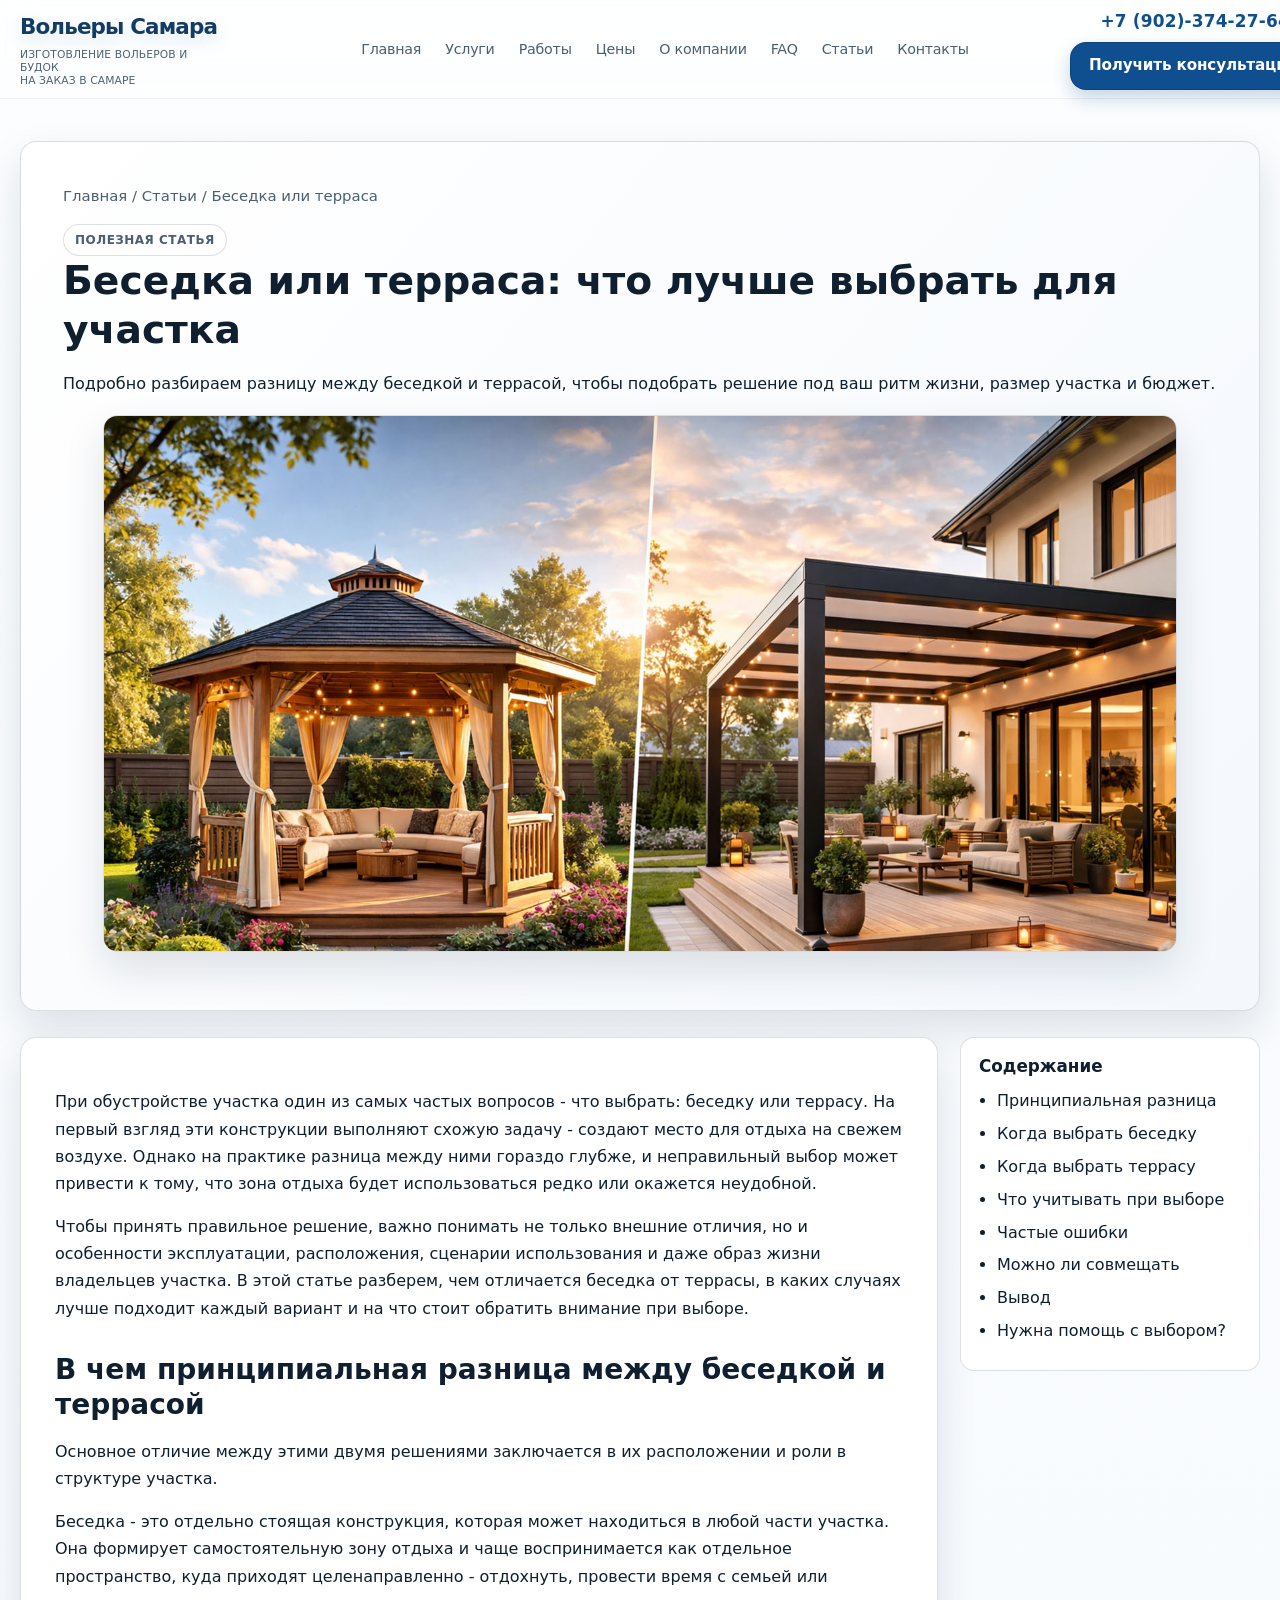
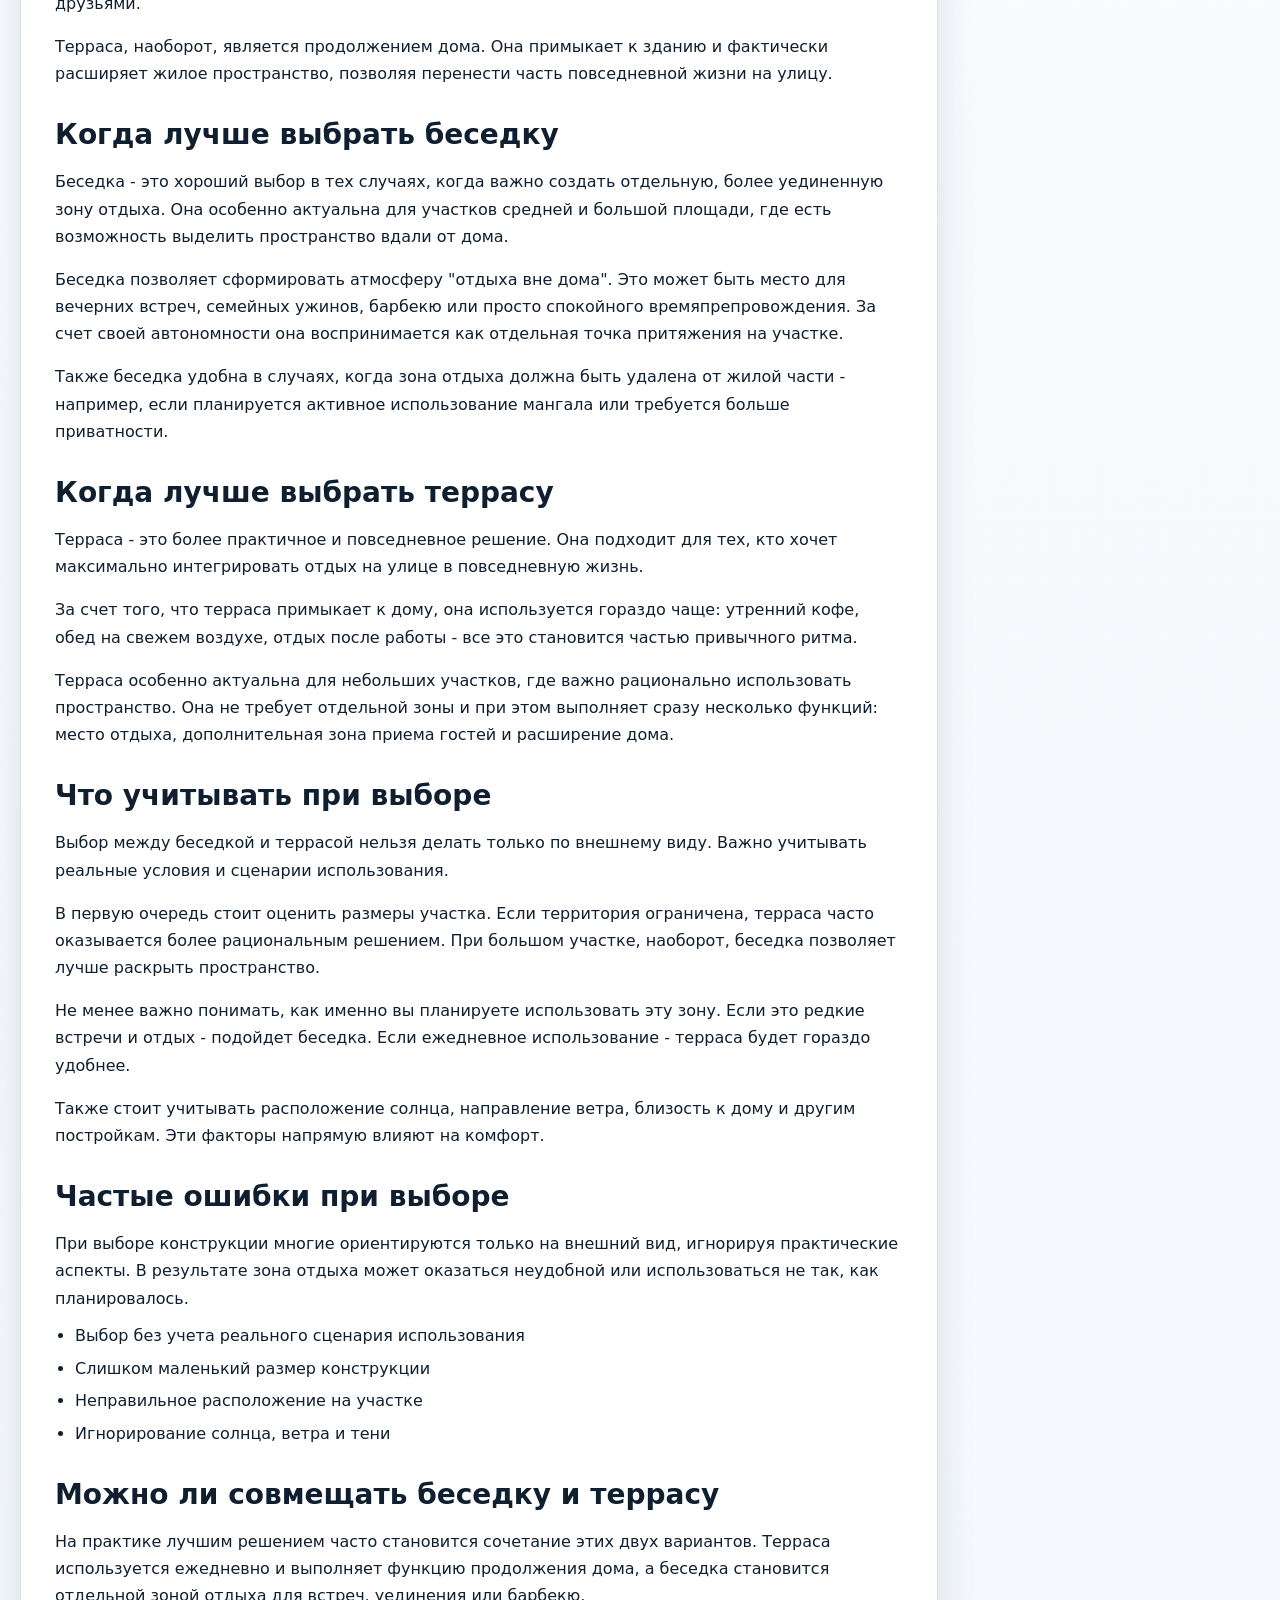
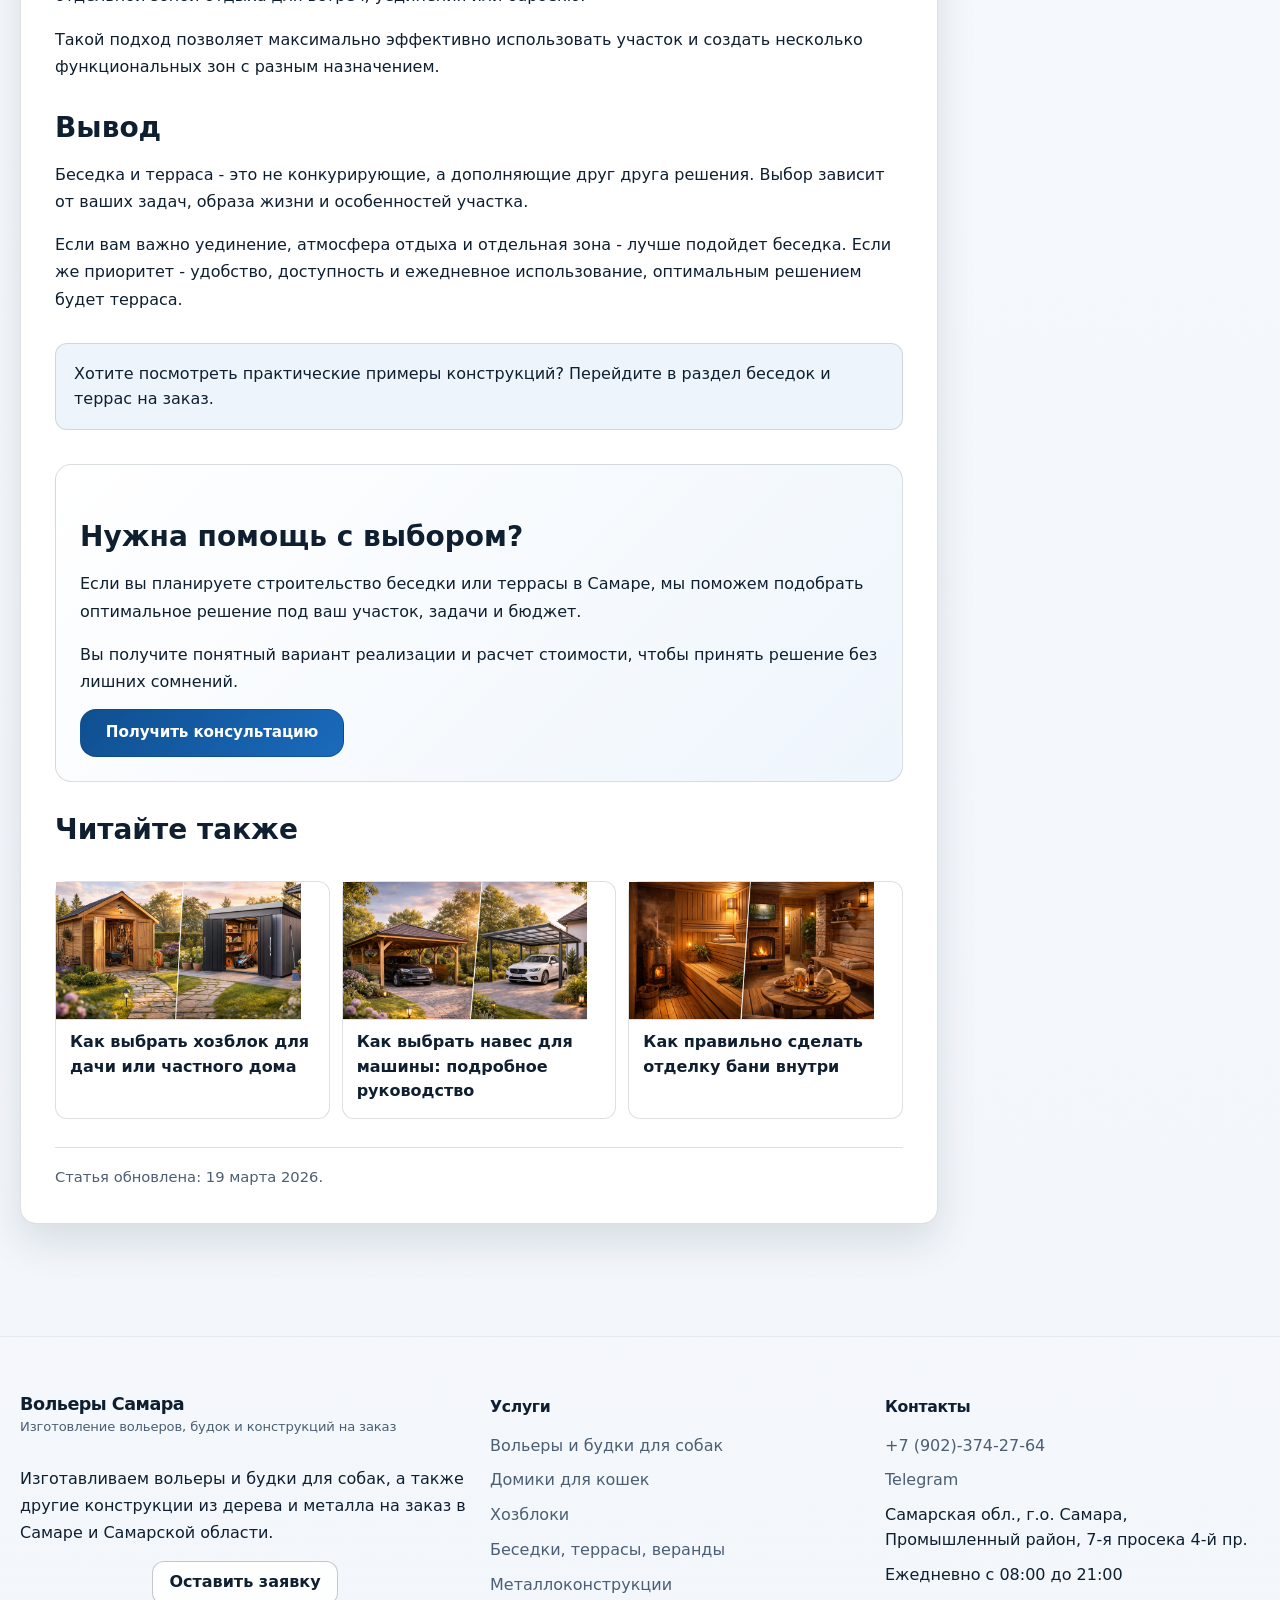
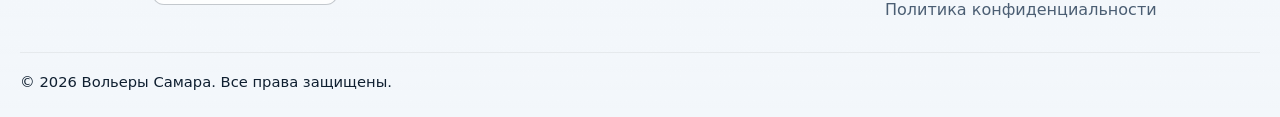
<file: articles/article-1.html>
﻿<!doctype html>
<html lang="ru">
<head>
  <meta charset="utf-8" />
  <meta name="viewport" content="width=device-width, initial-scale=1" />
  <title>Беседка или терраса: что лучше выбрать для участка | Вольеры Самара</title>
  <meta name="description" content="Разбираем, что выбрать для участка: беседку или террасу. Отличия, сценарии использования, ошибки и рекомендации по выбору." />
    <link rel="stylesheet" href="../assets/css/articles/article-1.css" />
</head>
<body>
  <header class="site-header">
  <div class="container">
    <div class="header-shell">
      <a class="brand" href="../index.html#home" aria-label="Вольеры Самара">
        <span class="brand-title">Вольеры Самара</span>
        <span class="brand-subtitle">Изготовление вольеров и будок<br>на заказ в Самаре</span>
      </a>
      <input class="menu-toggle" type="checkbox" id="menu-toggle" aria-label="Открыть меню" />
      <label class="burger" for="menu-toggle" aria-hidden="true"><span></span></label>
      <nav class="nav" aria-label="Основная навигация">
        <ul class="nav-list">
          <li><a class="nav-link" href="../index.html#home">Главная</a></li>
          <li class="dropdown desktop-only"><a class="dropdown-toggle" href="../index.html#services">Услуги</a><div class="dropdown-menu"><a href="../index.html#service-main">Вольеры и будки для собак</a><a href="../domiki-dlya-koshek.html">Домики для кошек</a><a href="../hozbloki.html">Хозблоки</a><a href="../besedki-terrasy-verandy.html">Беседки, террасы, веранды</a><a href="../malye-arhitekturnye-formy.html">Малые архитектурные формы</a><a href="../metallokonstrukcii.html">Металлоконструкции</a><a href="../vnutrennie-raboty-i-obshivka-ban-parnyh.html">Внутренние работы и обшивка бань, парных</a></div></li>
          <li><a class="nav-link" href="../index.html#works">Работы</a></li>
          <li><a class="nav-link" href="../index.html#price">Цены</a></li>
          <li><a class="nav-link" href="../index.html#about">О компании</a></li>
          <li><a class="nav-link" href="../index.html#faq">FAQ</a></li>
          <li class="dropdown desktop-only"><a class="dropdown-toggle" href="index.html">Статьи</a><div class="dropdown-menu"><a href="article-1.html">Беседка или терраса: что лучше выбрать</a><a href="article-2.html">Как выбрать хозблок для дачи</a><a href="article-3.html">Как выбрать навес для машины</a><a href="article-4.html">Как сделать отделку бани внутри</a></div></li>
          <li><a class="nav-link" href="../index.html#contacts">Контакты</a></li>
        </ul>
      </nav>
      <div class="header-actions"><a class="header-phone-inline" href="tel:+79023742764">+7 (902)-374-27-64</a><a class="btn btn-primary" href="../index.html#price-cta">Получить консультацию</a></div>
    </div>
  </div>
</header>

  <main>
    <div class="container">
      <div class="hero">
        <p class="breadcrumbs"><a href="../index.html">Главная</a> / <a href="index.html">Статьи</a> / Беседка или терраса</p>
        <span class="eyebrow">Полезная статья</span>
        <h1>Беседка или терраса: что лучше выбрать для участка</h1>
        <p>Подробно разбираем разницу между беседкой и террасой, чтобы подобрать решение под ваш ритм жизни, размер участка и бюджет.</p>
        <figure class="hero-media">
          <img src="../assets/images/articles/article-1-hero.jpg" alt="Беседка и терраса на участке" loading="eager" />
        </figure>
      </div>

      <div class="article-layout">
        <article class="article-card blog-article">
          <p>При обустройстве участка один из самых частых вопросов - что выбрать: беседку или террасу. На первый взгляд эти конструкции выполняют схожую задачу - создают место для отдыха на свежем воздухе. Однако на практике разница между ними гораздо глубже, и неправильный выбор может привести к тому, что зона отдыха будет использоваться редко или окажется неудобной.</p>
          <p>Чтобы принять правильное решение, важно понимать не только внешние отличия, но и особенности эксплуатации, расположения, сценарии использования и даже образ жизни владельцев участка. В этой статье разберем, чем отличается беседка от террасы, в каких случаях лучше подходит каждый вариант и на что стоит обратить внимание при выборе.</p>

          <h2 id="difference">В чем принципиальная разница между беседкой и террасой</h2>
          <p>Основное отличие между этими двумя решениями заключается в их расположении и роли в структуре участка.</p>
          <p>Беседка - это отдельно стоящая конструкция, которая может находиться в любой части участка. Она формирует самостоятельную зону отдыха и чаще воспринимается как отдельное пространство, куда приходят целенаправленно - отдохнуть, провести время с семьей или друзьями.</p>
          <p>Терраса, наоборот, является продолжением дома. Она примыкает к зданию и фактически расширяет жилое пространство, позволяя перенести часть повседневной жизни на улицу.</p>

          <h2 id="gazebo">Когда лучше выбрать беседку</h2>
          <p>Беседка - это хороший выбор в тех случаях, когда важно создать отдельную, более уединенную зону отдыха. Она особенно актуальна для участков средней и большой площади, где есть возможность выделить пространство вдали от дома.</p>
          <p>Беседка позволяет сформировать атмосферу "отдыха вне дома". Это может быть место для вечерних встреч, семейных ужинов, барбекю или просто спокойного времяпрепровождения. За счет своей автономности она воспринимается как отдельная точка притяжения на участке.</p>
          <p>Также беседка удобна в случаях, когда зона отдыха должна быть удалена от жилой части - например, если планируется активное использование мангала или требуется больше приватности.</p>

          <h2 id="terrace">Когда лучше выбрать террасу</h2>
          <p>Терраса - это более практичное и повседневное решение. Она подходит для тех, кто хочет максимально интегрировать отдых на улице в повседневную жизнь.</p>
          <p>За счет того, что терраса примыкает к дому, она используется гораздо чаще: утренний кофе, обед на свежем воздухе, отдых после работы - все это становится частью привычного ритма.</p>
          <p>Терраса особенно актуальна для небольших участков, где важно рационально использовать пространство. Она не требует отдельной зоны и при этом выполняет сразу несколько функций: место отдыха, дополнительная зона приема гостей и расширение дома.</p>

          <h2 id="selection">Что учитывать при выборе</h2>
          <p>Выбор между беседкой и террасой нельзя делать только по внешнему виду. Важно учитывать реальные условия и сценарии использования.</p>
          <p>В первую очередь стоит оценить размеры участка. Если территория ограничена, терраса часто оказывается более рациональным решением. При большом участке, наоборот, беседка позволяет лучше раскрыть пространство.</p>
          <p>Не менее важно понимать, как именно вы планируете использовать эту зону. Если это редкие встречи и отдых - подойдет беседка. Если ежедневное использование - терраса будет гораздо удобнее.</p>
          <p>Также стоит учитывать расположение солнца, направление ветра, близость к дому и другим постройкам. Эти факторы напрямую влияют на комфорт.</p>

          <h2 id="mistakes">Частые ошибки при выборе</h2>
          <p>При выборе конструкции многие ориентируются только на внешний вид, игнорируя практические аспекты. В результате зона отдыха может оказаться неудобной или использоваться не так, как планировалось.</p>
          <ul>
            <li>Выбор без учета реального сценария использования</li>
            <li>Слишком маленький размер конструкции</li>
            <li>Неправильное расположение на участке</li>
            <li>Игнорирование солнца, ветра и тени</li>
          </ul>

          <h2 id="combine">Можно ли совмещать беседку и террасу</h2>
          <p>На практике лучшим решением часто становится сочетание этих двух вариантов. Терраса используется ежедневно и выполняет функцию продолжения дома, а беседка становится отдельной зоной отдыха для встреч, уединения или барбекю.</p>
          <p>Такой подход позволяет максимально эффективно использовать участок и создать несколько функциональных зон с разным назначением.</p>

          <h2 id="summary">Вывод</h2>
          <p>Беседка и терраса - это не конкурирующие, а дополняющие друг друга решения. Выбор зависит от ваших задач, образа жизни и особенностей участка.</p>
          <p>Если вам важно уединение, атмосфера отдыха и отдельная зона - лучше подойдет беседка. Если же приоритет - удобство, доступность и ежедневное использование, оптимальным решением будет терраса.</p>

          <div class="callout">Хотите посмотреть практические примеры конструкций? Перейдите в раздел <a href="../besedki-terrasy-verandy.html">беседок и террас на заказ</a>.</div>

          <div class="cta">
            <h2 id="help">Нужна помощь с выбором?</h2>
            <p>Если вы планируете строительство беседки или террасы в Самаре, мы поможем подобрать оптимальное решение под ваш участок, задачи и бюджет.</p>
            <p>Вы получите понятный вариант реализации и расчет стоимости, чтобы принять решение без лишних сомнений.</p>
            <a class="btn" href="../index.html#contacts">Получить консультацию</a>
          </div>

          <section aria-label="Читайте также">
            <h2>Читайте также</h2>
            <div class="related">
              <a class="related-card" href="article-2.html"><img src="../assets/images/articles/article-2-hero.jpg" alt="Как выбрать хозблок для дачи" loading="lazy" />Как выбрать хозблок для дачи или частного дома</a>
              <a class="related-card" href="article-3.html"><img src="../assets/images/articles/article-3-hero.jpg" alt="Как выбрать навес для машины" loading="lazy" />Как выбрать навес для машины: подробное руководство</a>
              <a class="related-card" href="article-4.html"><img src="../assets/images/articles/article-4-hero.jpg" alt="Как сделать отделку бани внутри" loading="lazy" />Как правильно сделать отделку бани внутри</a>
            </div>
          </section>

          <p class="footer-note">Статья обновлена: 19 марта 2026.</p>
        </article>

        <aside class="toc" aria-label="Содержание статьи">
          <h2>Содержание</h2>
          <ul>
            <li><a href="#difference">Принципиальная разница</a></li>
            <li><a href="#gazebo">Когда выбрать беседку</a></li>
            <li><a href="#terrace">Когда выбрать террасу</a></li>
            <li><a href="#selection">Что учитывать при выборе</a></li>
            <li><a href="#mistakes">Частые ошибки</a></li>
            <li><a href="#combine">Можно ли совмещать</a></li>
            <li><a href="#summary">Вывод</a></li>
            <li><a href="#help">Нужна помощь с выбором?</a></li>
          </ul>
        </aside>
      </div>
    </div>
  </main>

  <footer class="footer">
    <div class="container">
      <div class="footer-grid">
        <div class="footer-col">
          <a class="brand" href="../index.html#home">
            <span class="brand-title">Вольеры Самара</span>
            <span class="brand-subtitle">Изготовление вольеров, будок и конструкций на заказ</span>
          </a>
          <p class="footer-copy">Изготавливаем вольеры и будки для собак, а также другие конструкции из дерева и металла на заказ в Самаре и Самарской области.</p>
          <div class="footer-actions"><a class="btn-secondary" href="../index.html#contacts">Оставить заявку</a></div>
        </div>
        <div class="footer-col">
          <div class="footer-title">Услуги</div>
          <div class="footer-services">
            <a href="../index.html#service-main">Вольеры и будки для собак</a>
            <a href="../domiki-dlya-koshek.html">Домики для кошек</a>
            <a href="../hozbloki.html">Хозблоки</a>
            <a href="../besedki-terrasy-verandy.html">Беседки, террасы, веранды</a>
            <a href="../metallokonstrukcii.html">Металлоконструкции</a>
          </div>
        </div>
        <div class="footer-col">
          <div class="footer-title">Контакты</div>
          <div class="footer-contacts">
            <a href="tel:+79023742764">+7 (902)-374-27-64</a>
            <a href="https://t.me/+79023742764" target="_blank" rel="noopener noreferrer">Telegram</a>
            <span class="muted">Самарская обл., г.о. Самара, Промышленный район, 7-я просека 4-й пр.</span>
            <span class="muted">Ежедневно с 08:00 до 21:00</span>
            <a class="footer-policy" href="#">Политика конфиденциальности</a>
          </div>
        </div>
      </div>
      <div class="footer-bottom"><span>© 2026 Вольеры Самара. Все права защищены.</span></div>
    </div>
  </footer>
</body>
</html>
</file>
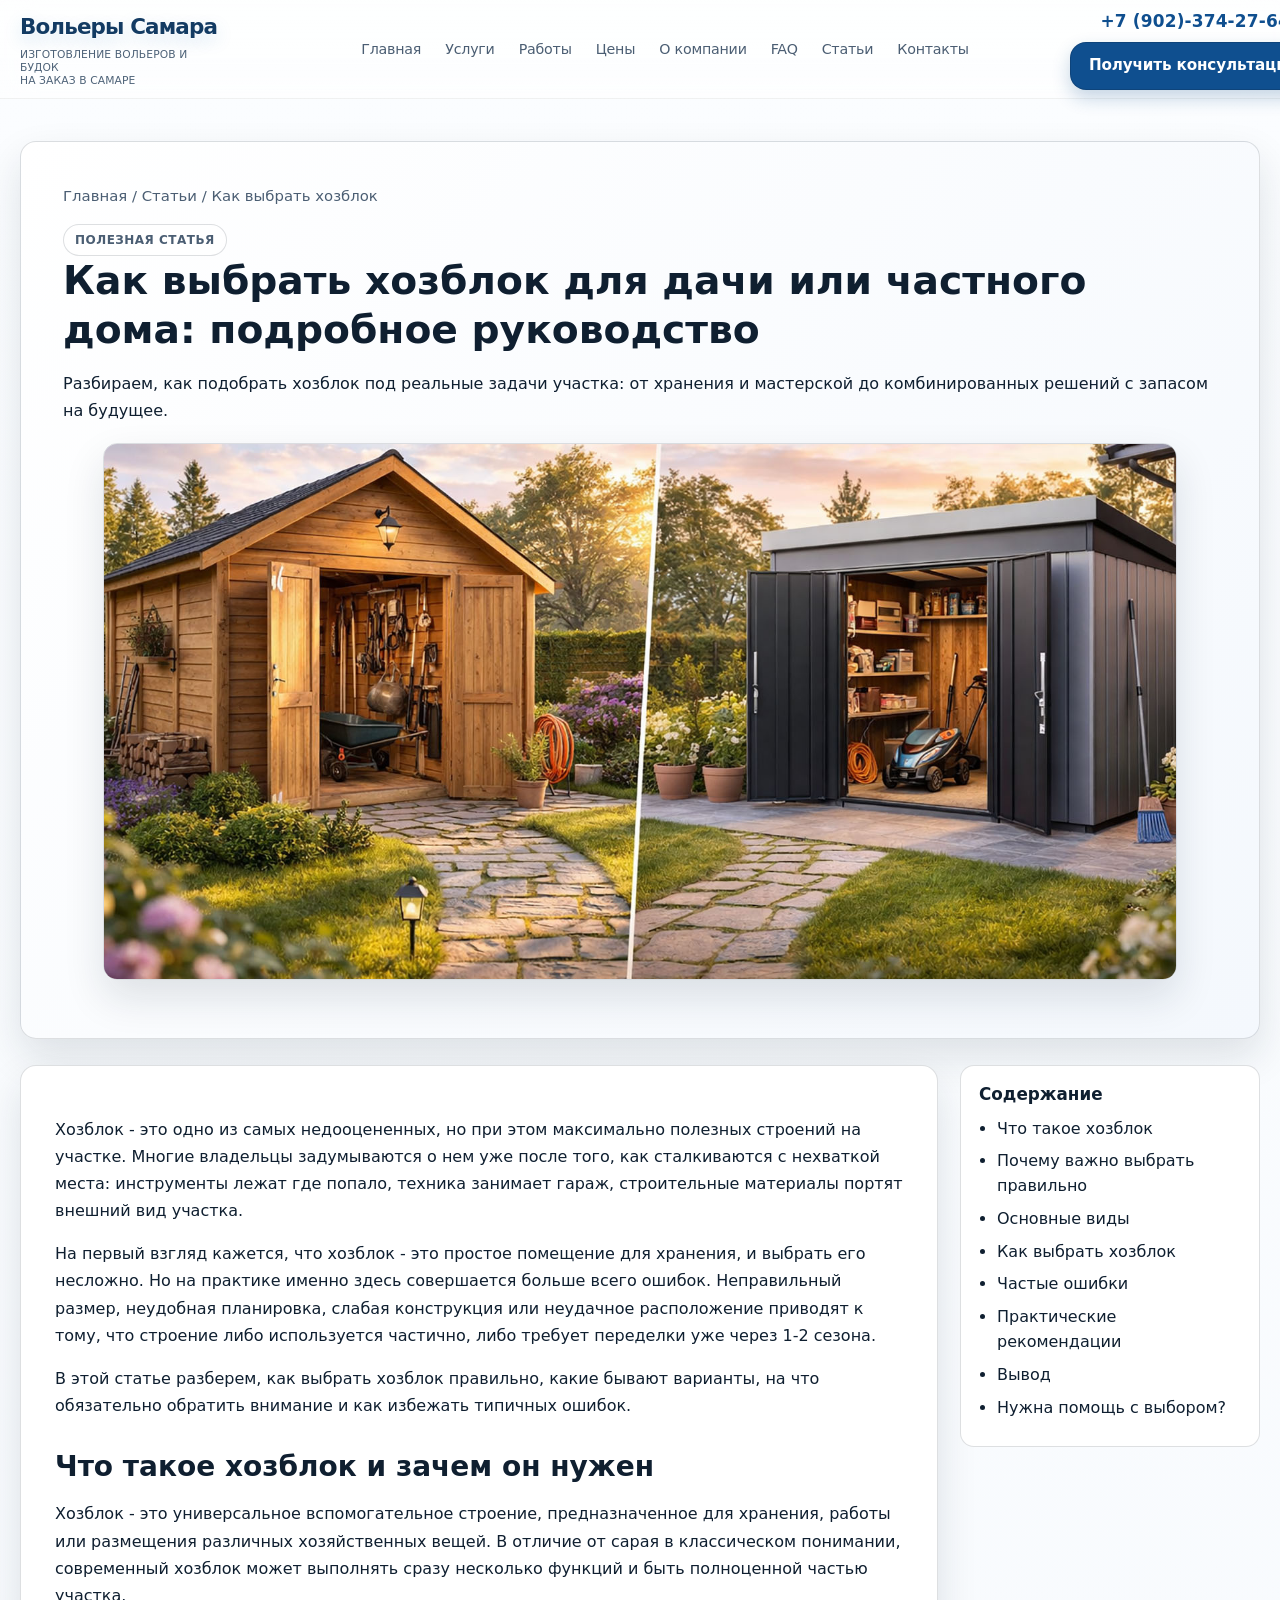
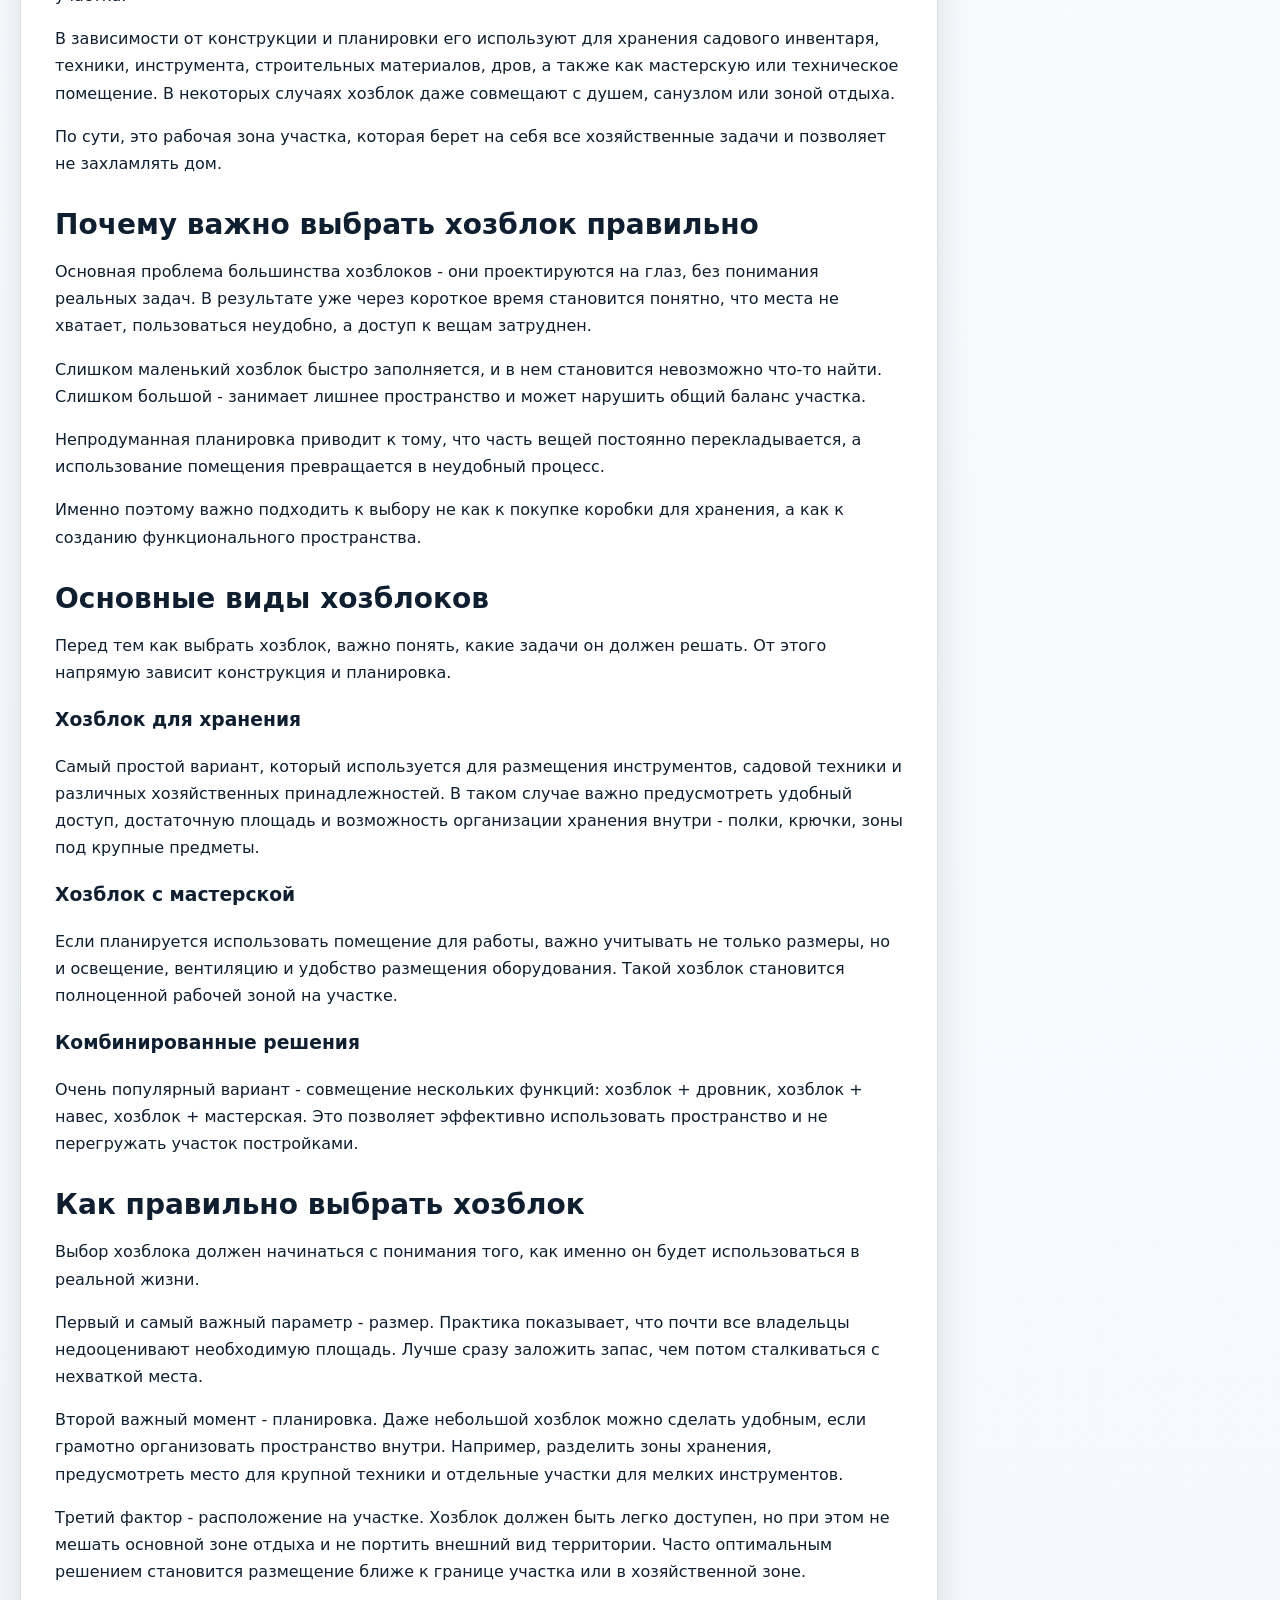
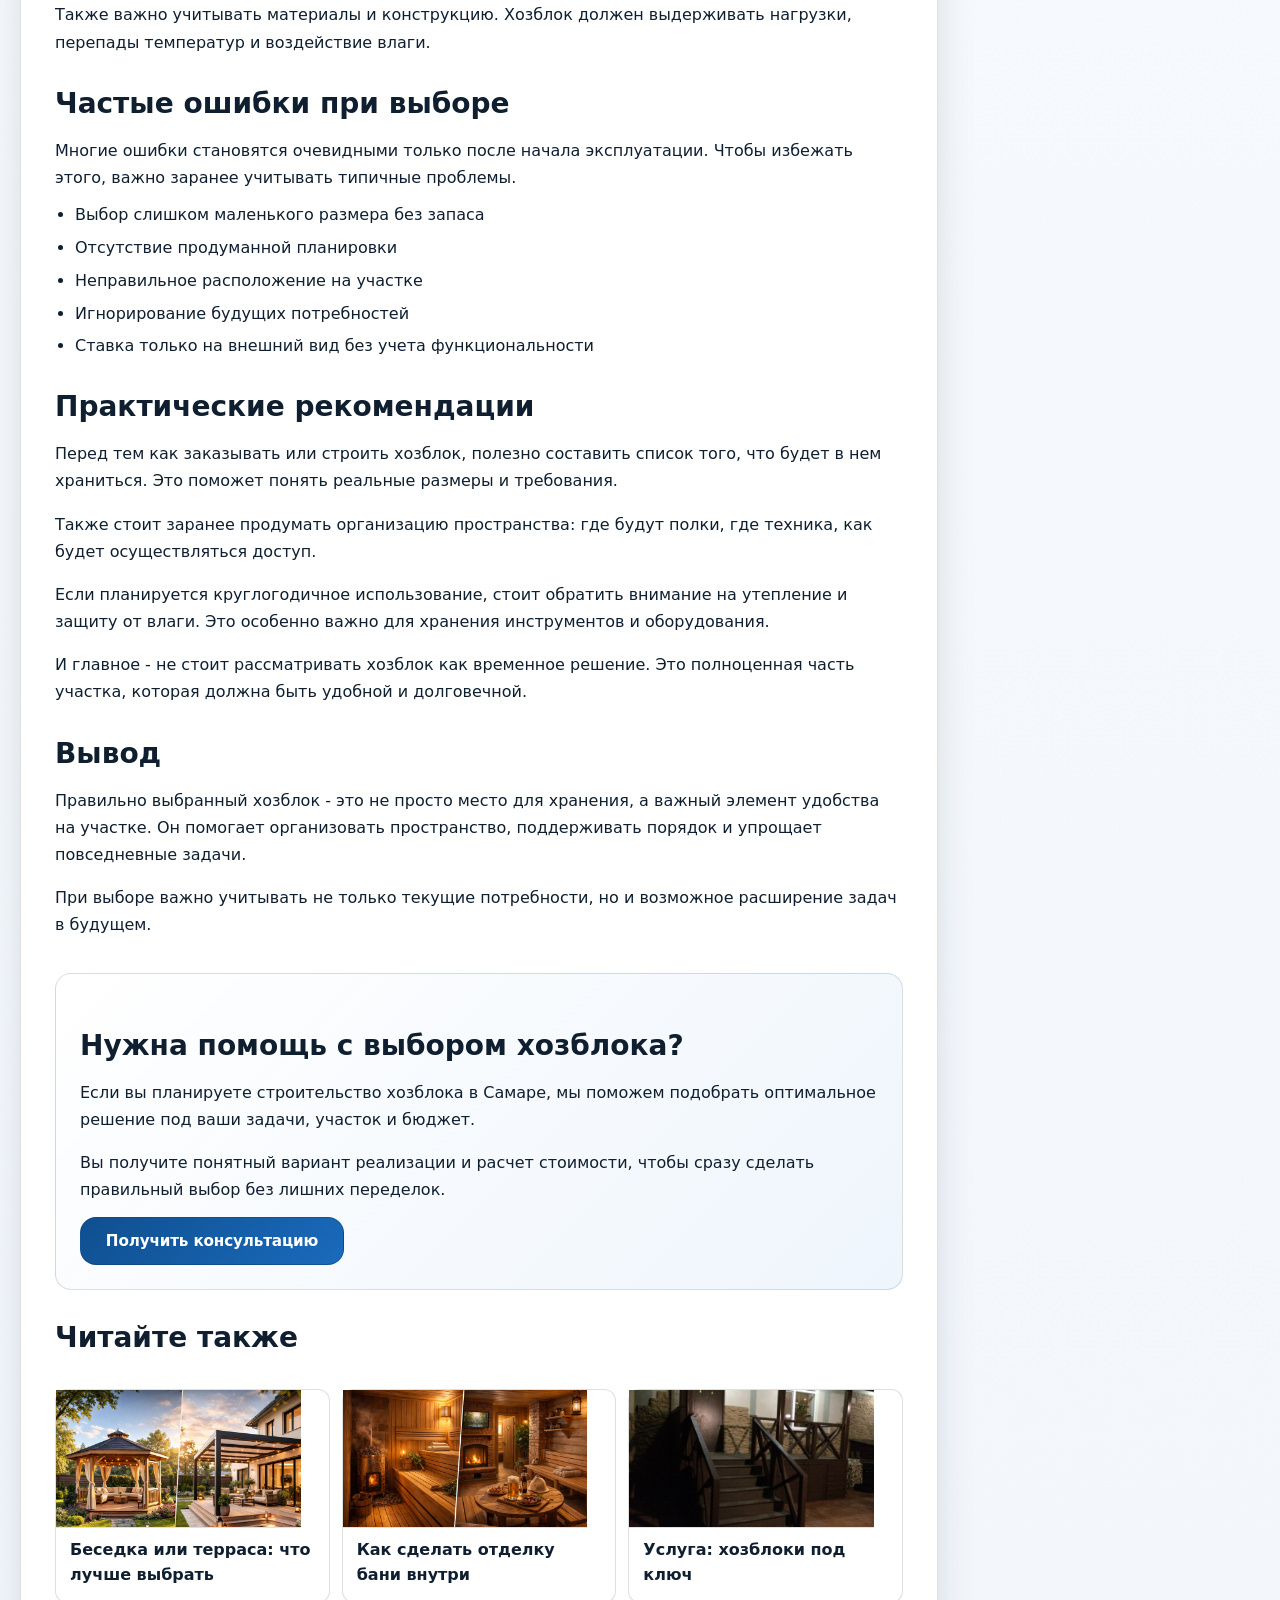
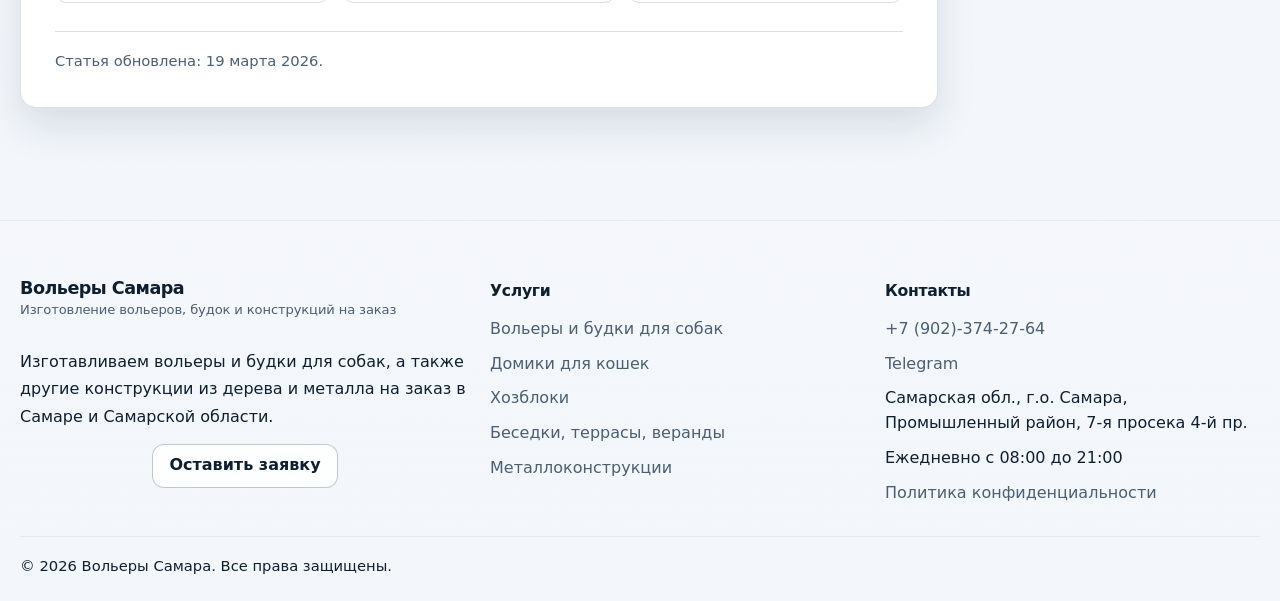
<file: articles/article-2.html>
﻿<!doctype html>
<html lang="ru">
<head>
  <meta charset="utf-8" />
  <meta name="viewport" content="width=device-width, initial-scale=1" />
  <title>Как выбрать хозблок для дачи или частного дома: подробное руководство | Вольеры Самара</title>
  <meta name="description" content="Подробно разбираем, как выбрать хозблок для дачи или частного дома: виды, размеры, планировка, расположение и частые ошибки." />
  <link rel="stylesheet" href="../assets/css/articles/article-1.css" />
</head>
<body>
<header class="site-header">
  <div class="container">
    <div class="header-shell">
      <a class="brand" href="../index.html#home" aria-label="Вольеры Самара">
        <span class="brand-title">Вольеры Самара</span>
        <span class="brand-subtitle">Изготовление вольеров и будок<br>на заказ в Самаре</span>
      </a>
      <input class="menu-toggle" type="checkbox" id="menu-toggle" aria-label="Открыть меню" />
      <label class="burger" for="menu-toggle" aria-hidden="true"><span></span></label>
      <nav class="nav" aria-label="Основная навигация">
        <ul class="nav-list">
          <li><a class="nav-link" href="../index.html#home">Главная</a></li>
          <li class="dropdown desktop-only"><a class="dropdown-toggle" href="../index.html#services">Услуги</a><div class="dropdown-menu"><a href="../index.html#service-main">Вольеры и будки для собак</a><a href="../domiki-dlya-koshek.html">Домики для кошек</a><a href="../hozbloki.html">Хозблоки</a><a href="../besedki-terrasy-verandy.html">Беседки, террасы, веранды</a><a href="../malye-arhitekturnye-formy.html">Малые архитектурные формы</a><a href="../metallokonstrukcii.html">Металлоконструкции</a><a href="../vnutrennie-raboty-i-obshivka-ban-parnyh.html">Внутренние работы и обшивка бань, парных</a></div></li>
          <li><a class="nav-link" href="../index.html#works">Работы</a></li>
          <li><a class="nav-link" href="../index.html#price">Цены</a></li>
          <li><a class="nav-link" href="../index.html#about">О компании</a></li>
          <li><a class="nav-link" href="../index.html#faq">FAQ</a></li>
          <li class="dropdown desktop-only"><a class="dropdown-toggle" href="index.html">Статьи</a><div class="dropdown-menu"><a href="article-1.html">Беседка или терраса: что лучше выбрать</a><a href="article-2.html">Как выбрать хозблок для дачи</a><a href="article-3.html">Как выбрать навес для машины</a><a href="article-4.html">Как сделать отделку бани внутри</a></div></li>
          <li><a class="nav-link" href="../index.html#contacts">Контакты</a></li>
        </ul>
      </nav>
      <div class="header-actions"><a class="header-phone-inline" href="tel:+79023742764">+7 (902)-374-27-64</a><a class="btn btn-primary" href="../index.html#price-cta">Получить консультацию</a></div>
    </div>
  </div>
</header>

<main>
  <div class="container">
    <div class="hero">
      <p class="breadcrumbs"><a href="../index.html">Главная</a> / <a href="index.html">Статьи</a> / Как выбрать хозблок</p>
      <span class="eyebrow">Полезная статья</span>
      <h1>Как выбрать хозблок для дачи или частного дома: подробное руководство</h1>
      <p>Разбираем, как подобрать хозблок под реальные задачи участка: от хранения и мастерской до комбинированных решений с запасом на будущее.</p>
      <figure class="hero-media">
        <img src="../assets/images/articles/article-2-hero.jpg" alt="Хозблок на участке частного дома" loading="eager" />
      </figure>
    </div>

    <div class="article-layout">
      <article class="article-card blog-article">
        <p>Хозблок - это одно из самых недооцененных, но при этом максимально полезных строений на участке. Многие владельцы задумываются о нем уже после того, как сталкиваются с нехваткой места: инструменты лежат где попало, техника занимает гараж, строительные материалы портят внешний вид участка.</p>

        <p>На первый взгляд кажется, что хозблок - это простое помещение для хранения, и выбрать его несложно. Но на практике именно здесь совершается больше всего ошибок. Неправильный размер, неудобная планировка, слабая конструкция или неудачное расположение приводят к тому, что строение либо используется частично, либо требует переделки уже через 1-2 сезона.</p>

        <p>В этой статье разберем, как выбрать хозблок правильно, какие бывают варианты, на что обязательно обратить внимание и как избежать типичных ошибок.</p>

        <h2 id="what">Что такое хозблок и зачем он нужен</h2>
        <p>Хозблок - это универсальное вспомогательное строение, предназначенное для хранения, работы или размещения различных хозяйственных вещей. В отличие от сарая в классическом понимании, современный хозблок может выполнять сразу несколько функций и быть полноценной частью участка.</p>
        <p>В зависимости от конструкции и планировки его используют для хранения садового инвентаря, техники, инструмента, строительных материалов, дров, а также как мастерскую или техническое помещение. В некоторых случаях хозблок даже совмещают с душем, санузлом или зоной отдыха.</p>
        <p>По сути, это рабочая зона участка, которая берет на себя все хозяйственные задачи и позволяет не захламлять дом.</p>

        <h2 id="why">Почему важно выбрать хозблок правильно</h2>
        <p>Основная проблема большинства хозблоков - они проектируются на глаз, без понимания реальных задач. В результате уже через короткое время становится понятно, что места не хватает, пользоваться неудобно, а доступ к вещам затруднен.</p>
        <p>Слишком маленький хозблок быстро заполняется, и в нем становится невозможно что-то найти. Слишком большой - занимает лишнее пространство и может нарушить общий баланс участка.</p>
        <p>Непродуманная планировка приводит к тому, что часть вещей постоянно перекладывается, а использование помещения превращается в неудобный процесс.</p>
        <p>Именно поэтому важно подходить к выбору не как к покупке коробки для хранения, а как к созданию функционального пространства.</p>

        <h2 id="types">Основные виды хозблоков</h2>
        <p>Перед тем как выбрать хозблок, важно понять, какие задачи он должен решать. От этого напрямую зависит конструкция и планировка.</p>

        <h3>Хозблок для хранения</h3>
        <p>Самый простой вариант, который используется для размещения инструментов, садовой техники и различных хозяйственных принадлежностей. В таком случае важно предусмотреть удобный доступ, достаточную площадь и возможность организации хранения внутри - полки, крючки, зоны под крупные предметы.</p>

        <h3>Хозблок с мастерской</h3>
        <p>Если планируется использовать помещение для работы, важно учитывать не только размеры, но и освещение, вентиляцию и удобство размещения оборудования. Такой хозблок становится полноценной рабочей зоной на участке.</p>

        <h3>Комбинированные решения</h3>
        <p>Очень популярный вариант - совмещение нескольких функций: хозблок + дровник, хозблок + навес, хозблок + мастерская. Это позволяет эффективно использовать пространство и не перегружать участок постройками.</p>

        <h2 id="choose">Как правильно выбрать хозблок</h2>
        <p>Выбор хозблока должен начинаться с понимания того, как именно он будет использоваться в реальной жизни.</p>
        <p>Первый и самый важный параметр - размер. Практика показывает, что почти все владельцы недооценивают необходимую площадь. Лучше сразу заложить запас, чем потом сталкиваться с нехваткой места.</p>
        <p>Второй важный момент - планировка. Даже небольшой хозблок можно сделать удобным, если грамотно организовать пространство внутри. Например, разделить зоны хранения, предусмотреть место для крупной техники и отдельные участки для мелких инструментов.</p>
        <p>Третий фактор - расположение на участке. Хозблок должен быть легко доступен, но при этом не мешать основной зоне отдыха и не портить внешний вид территории. Часто оптимальным решением становится размещение ближе к границе участка или в хозяйственной зоне.</p>
        <p>Также важно учитывать материалы и конструкцию. Хозблок должен выдерживать нагрузки, перепады температур и воздействие влаги.</p>

        <h2 id="mistakes">Частые ошибки при выборе</h2>
        <p>Многие ошибки становятся очевидными только после начала эксплуатации. Чтобы избежать этого, важно заранее учитывать типичные проблемы.</p>
        <ul>
          <li>Выбор слишком маленького размера без запаса</li>
          <li>Отсутствие продуманной планировки</li>
          <li>Неправильное расположение на участке</li>
          <li>Игнорирование будущих потребностей</li>
          <li>Ставка только на внешний вид без учета функциональности</li>
        </ul>

        <h2 id="tips">Практические рекомендации</h2>
        <p>Перед тем как заказывать или строить хозблок, полезно составить список того, что будет в нем храниться. Это поможет понять реальные размеры и требования.</p>
        <p>Также стоит заранее продумать организацию пространства: где будут полки, где техника, как будет осуществляться доступ.</p>
        <p>Если планируется круглогодичное использование, стоит обратить внимание на утепление и защиту от влаги. Это особенно важно для хранения инструментов и оборудования.</p>
        <p>И главное - не стоит рассматривать хозблок как временное решение. Это полноценная часть участка, которая должна быть удобной и долговечной.</p>

        <h2 id="summary">Вывод</h2>
        <p>Правильно выбранный хозблок - это не просто место для хранения, а важный элемент удобства на участке. Он помогает организовать пространство, поддерживать порядок и упрощает повседневные задачи.</p>
        <p>При выборе важно учитывать не только текущие потребности, но и возможное расширение задач в будущем.</p>

        <div class="cta">
          <h2 id="help">Нужна помощь с выбором хозблока?</h2>
          <p>Если вы планируете строительство хозблока в Самаре, мы поможем подобрать оптимальное решение под ваши задачи, участок и бюджет.</p>
          <p>Вы получите понятный вариант реализации и расчет стоимости, чтобы сразу сделать правильный выбор без лишних переделок.</p>
          <a class="btn" href="../index.html#contacts">Получить консультацию</a>
        </div>

        <section aria-label="Читайте также">
          <h2>Читайте также</h2>
          <div class="related">
            <a class="related-card" href="article-1.html"><img src="../assets/images/articles/article-1-hero.jpg" alt="Беседка и терраса на участке" loading="lazy" />Беседка или терраса: что лучше выбрать</a>
            <a class="related-card" href="article-4.html"><img src="../assets/images/articles/article-4-hero.jpg" alt="Как сделать отделку бани внутри" loading="lazy" />Как сделать отделку бани внутри</a>
            <a class="related-card" href="../hozbloki.html"><img src="../assets/images/gazebo-04.jpg" alt="Хозблоки под заказ" loading="lazy" />Услуга: хозблоки под ключ</a>
          </div>
        </section>

        <p class="footer-note">Статья обновлена: 19 марта 2026.</p>
      </article>

      <aside class="toc" aria-label="Содержание статьи">
        <h2>Содержание</h2>
        <ul>
          <li><a href="#what">Что такое хозблок</a></li>
          <li><a href="#why">Почему важно выбрать правильно</a></li>
          <li><a href="#types">Основные виды</a></li>
          <li><a href="#choose">Как выбрать хозблок</a></li>
          <li><a href="#mistakes">Частые ошибки</a></li>
          <li><a href="#tips">Практические рекомендации</a></li>
          <li><a href="#summary">Вывод</a></li>
          <li><a href="#help">Нужна помощь с выбором?</a></li>
        </ul>
      </aside>
    </div>
  </div>
</main>

<footer class="footer"><div class="container"><div class="footer-grid"><div class="footer-col"><a class="brand" href="../index.html#home"><span class="brand-title">Вольеры Самара</span><span class="brand-subtitle">Изготовление вольеров, будок и конструкций на заказ</span></a><p class="footer-copy">Изготавливаем вольеры и будки для собак, а также другие конструкции из дерева и металла на заказ в Самаре и Самарской области.</p><div class="footer-actions"><a class="btn-secondary" href="../index.html#contacts">Оставить заявку</a></div></div><div class="footer-col"><div class="footer-title">Услуги</div><div class="footer-services"><a href="../index.html#service-main">Вольеры и будки для собак</a><a href="../domiki-dlya-koshek.html">Домики для кошек</a><a href="../hozbloki.html">Хозблоки</a><a href="../besedki-terrasy-verandy.html">Беседки, террасы, веранды</a><a href="../metallokonstrukcii.html">Металлоконструкции</a></div></div><div class="footer-col"><div class="footer-title">Контакты</div><div class="footer-contacts"><a href="tel:+79023742764">+7 (902)-374-27-64</a><a href="https://t.me/+79023742764" target="_blank" rel="noopener noreferrer">Telegram</a><span class="muted">Самарская обл., г.о. Самара, Промышленный район, 7-я просека 4-й пр.</span><span class="muted">Ежедневно с 08:00 до 21:00</span><a class="footer-policy" href="#">Политика конфиденциальности</a></div></div></div><div class="footer-bottom"><span>© 2026 Вольеры Самара. Все права защищены.</span></div></div></footer>
</body>
</html>
</file>
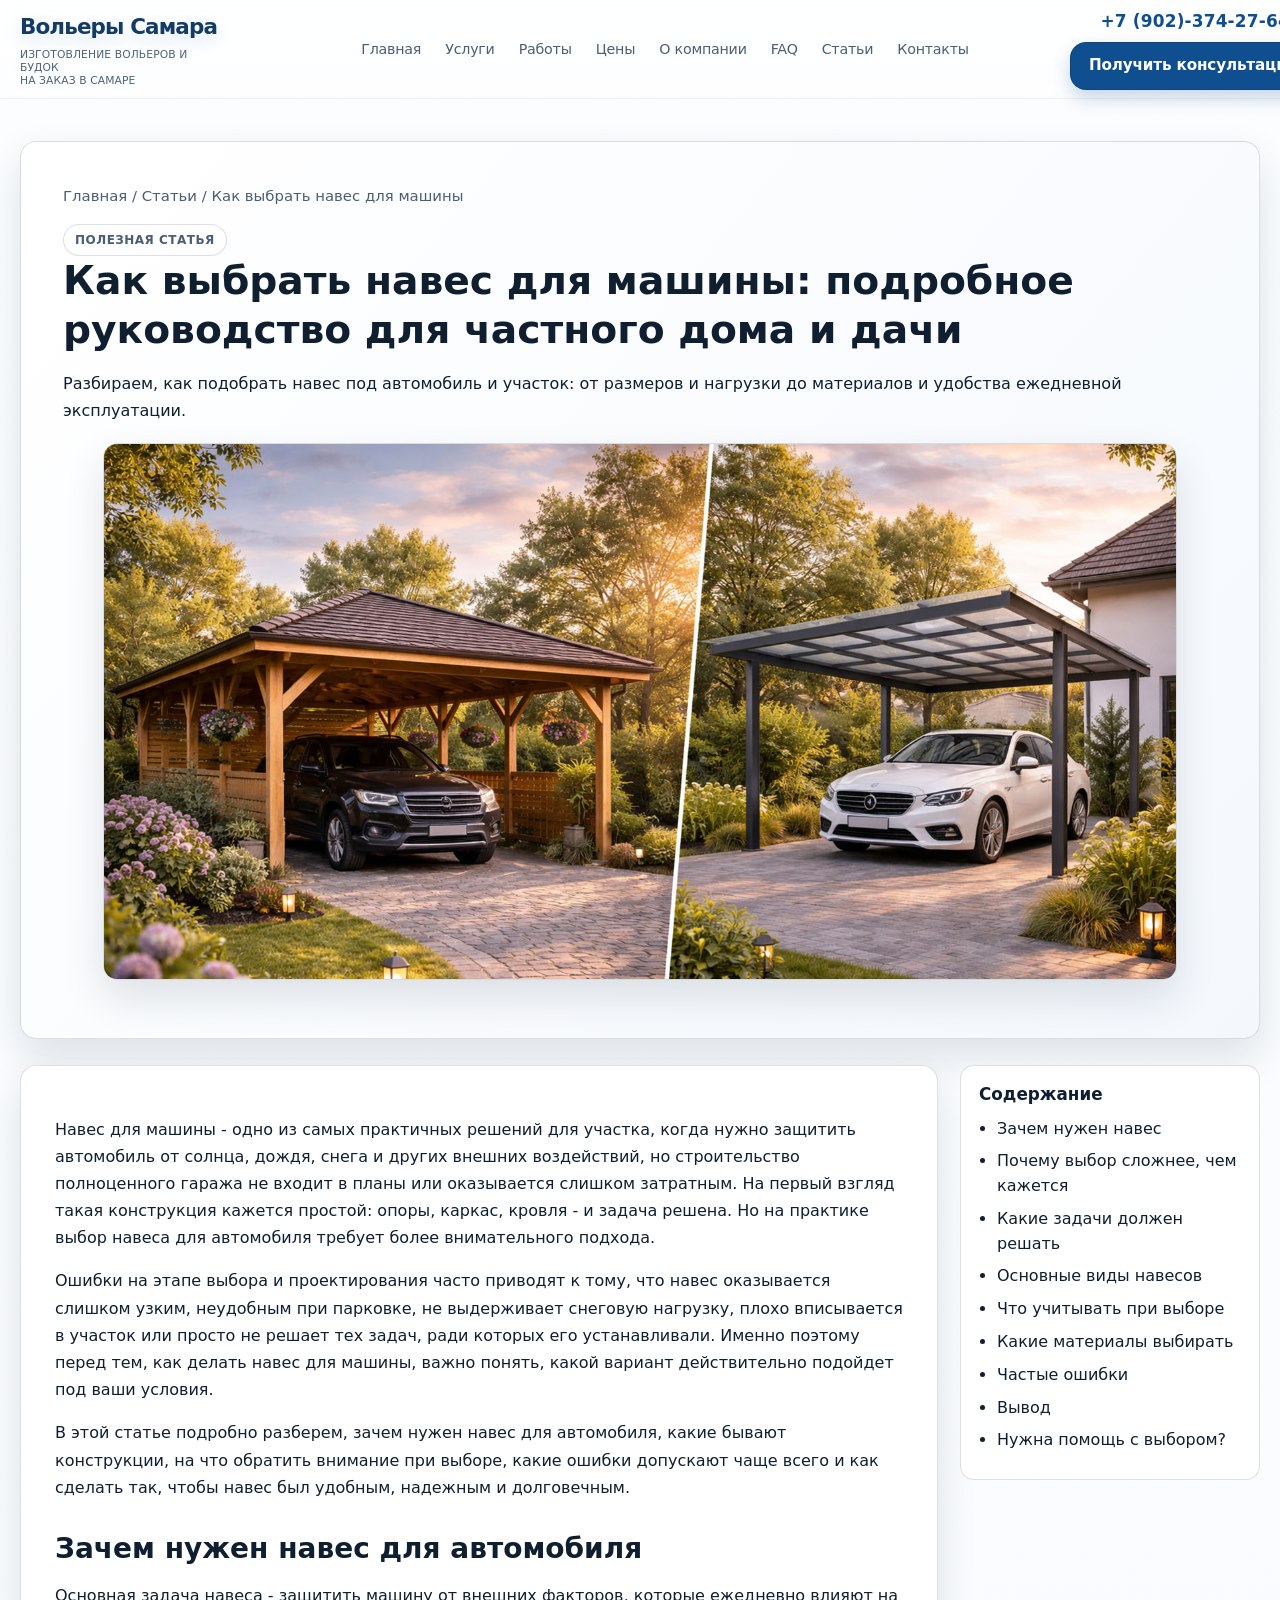
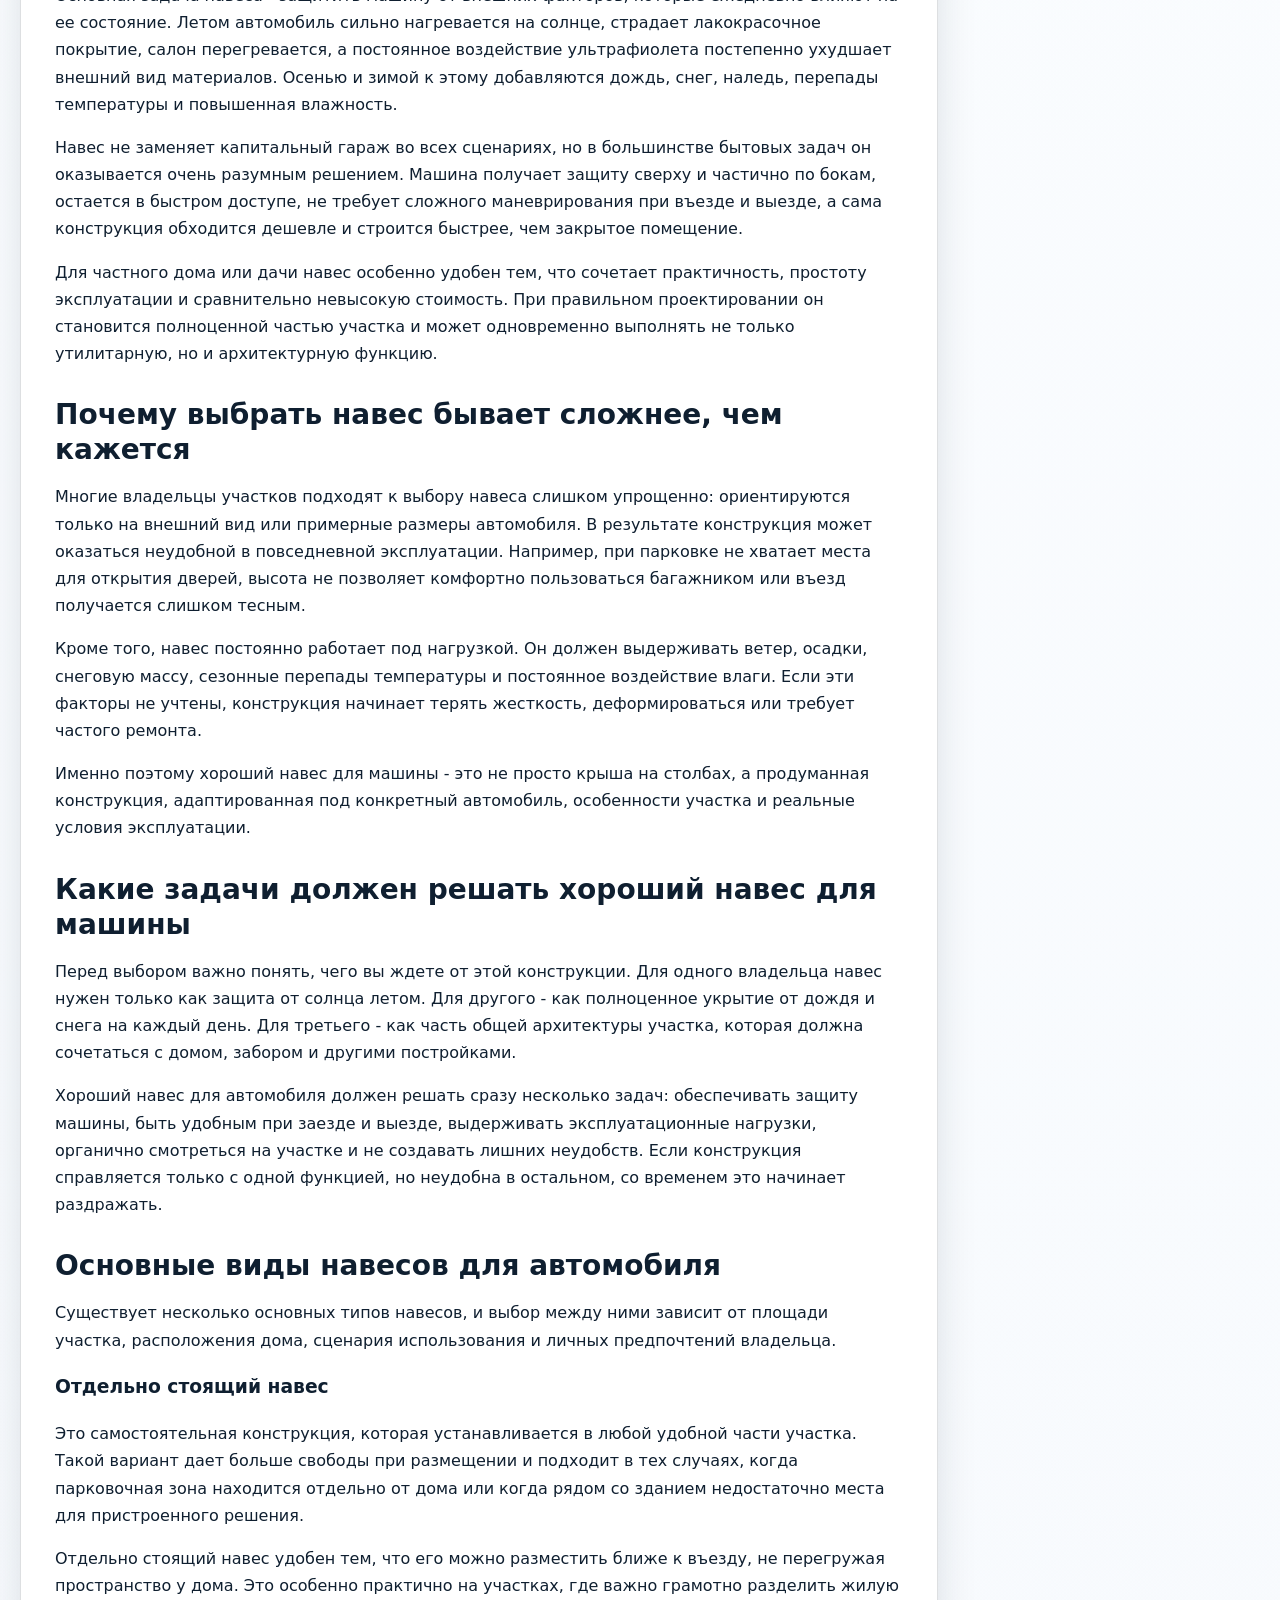
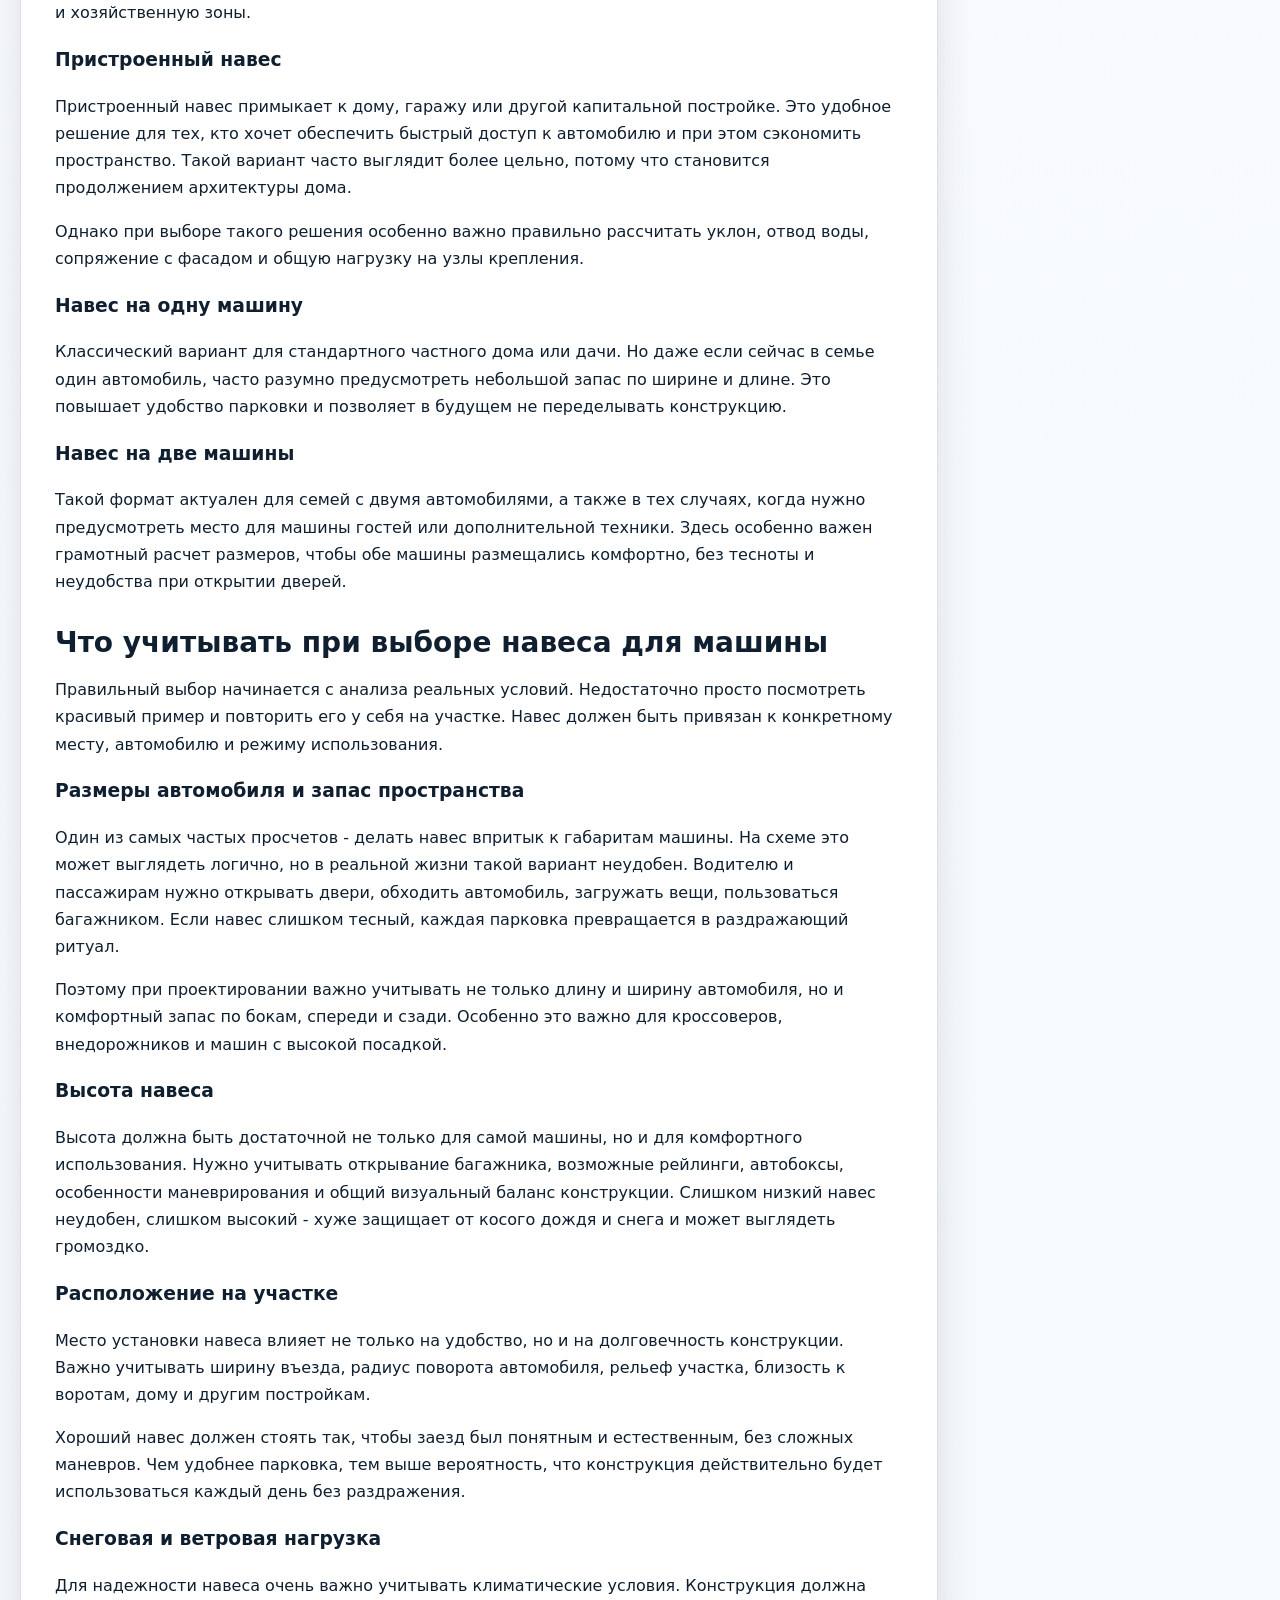
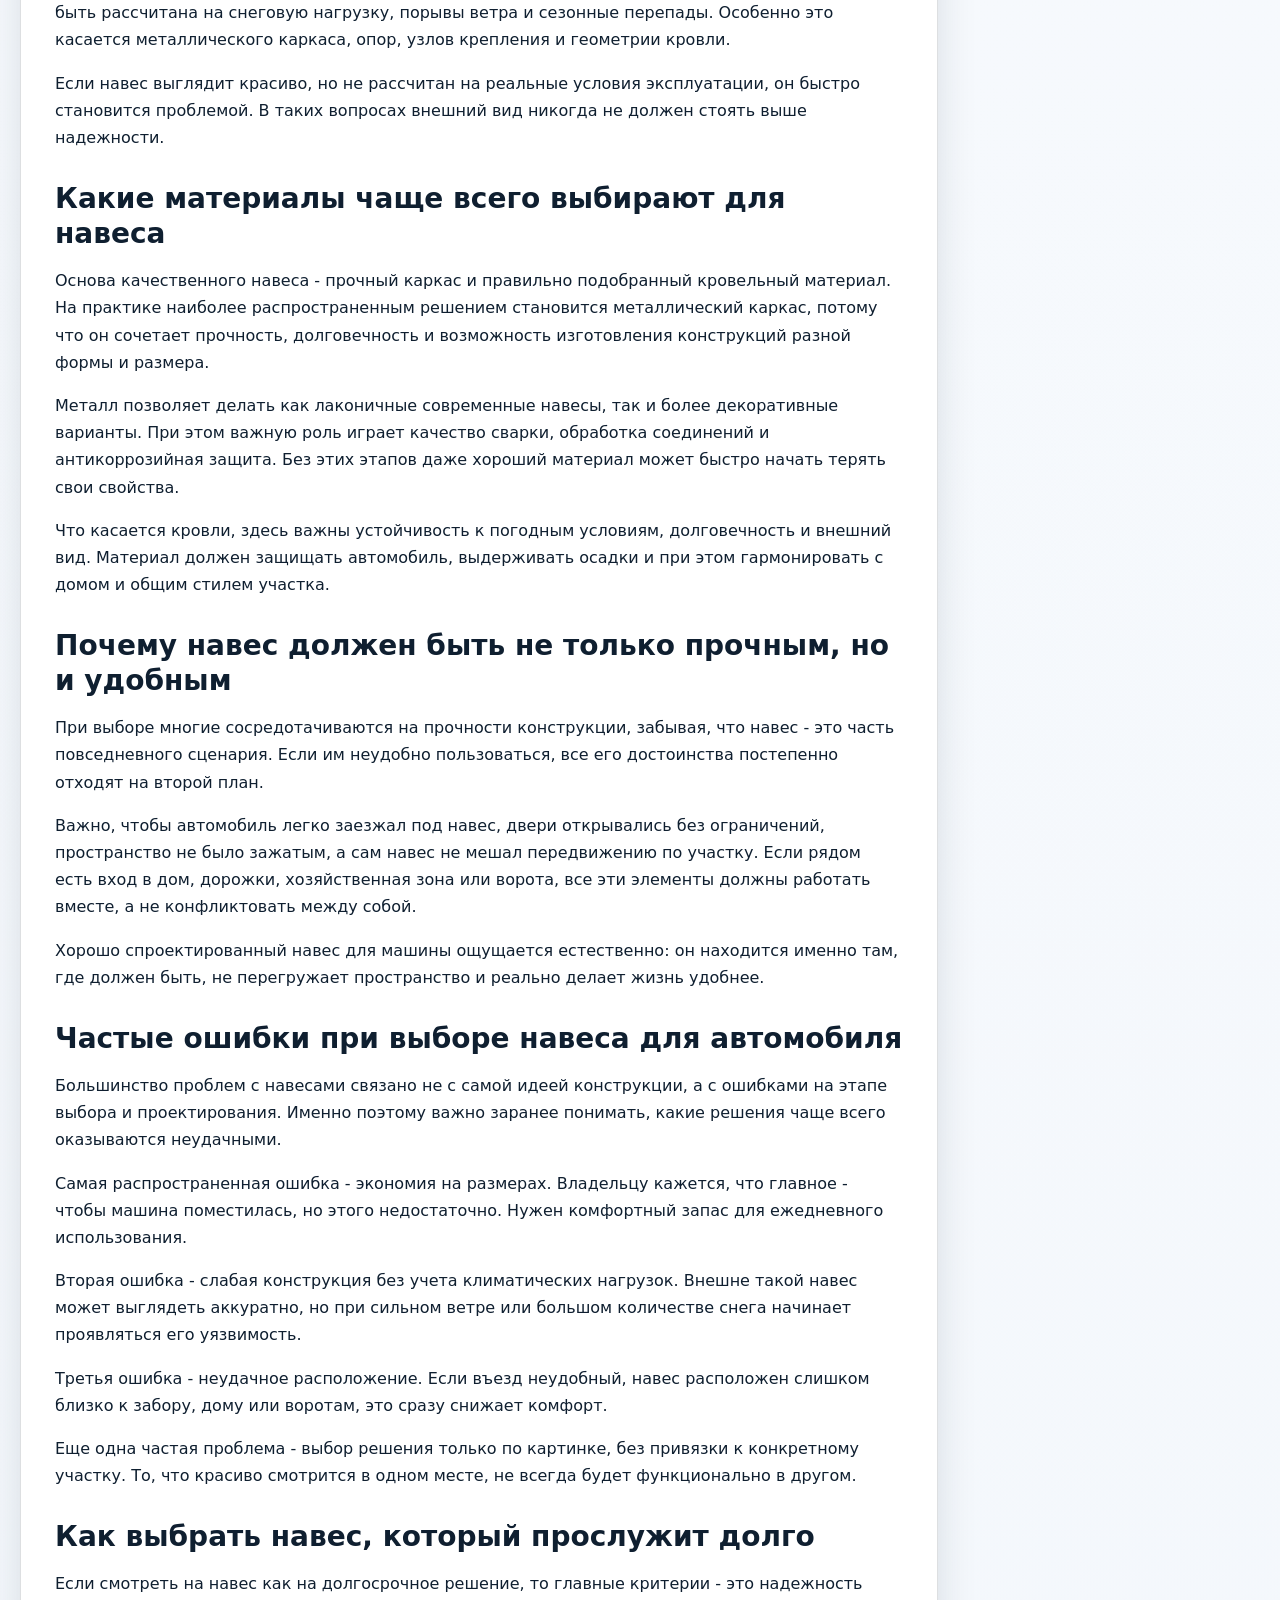
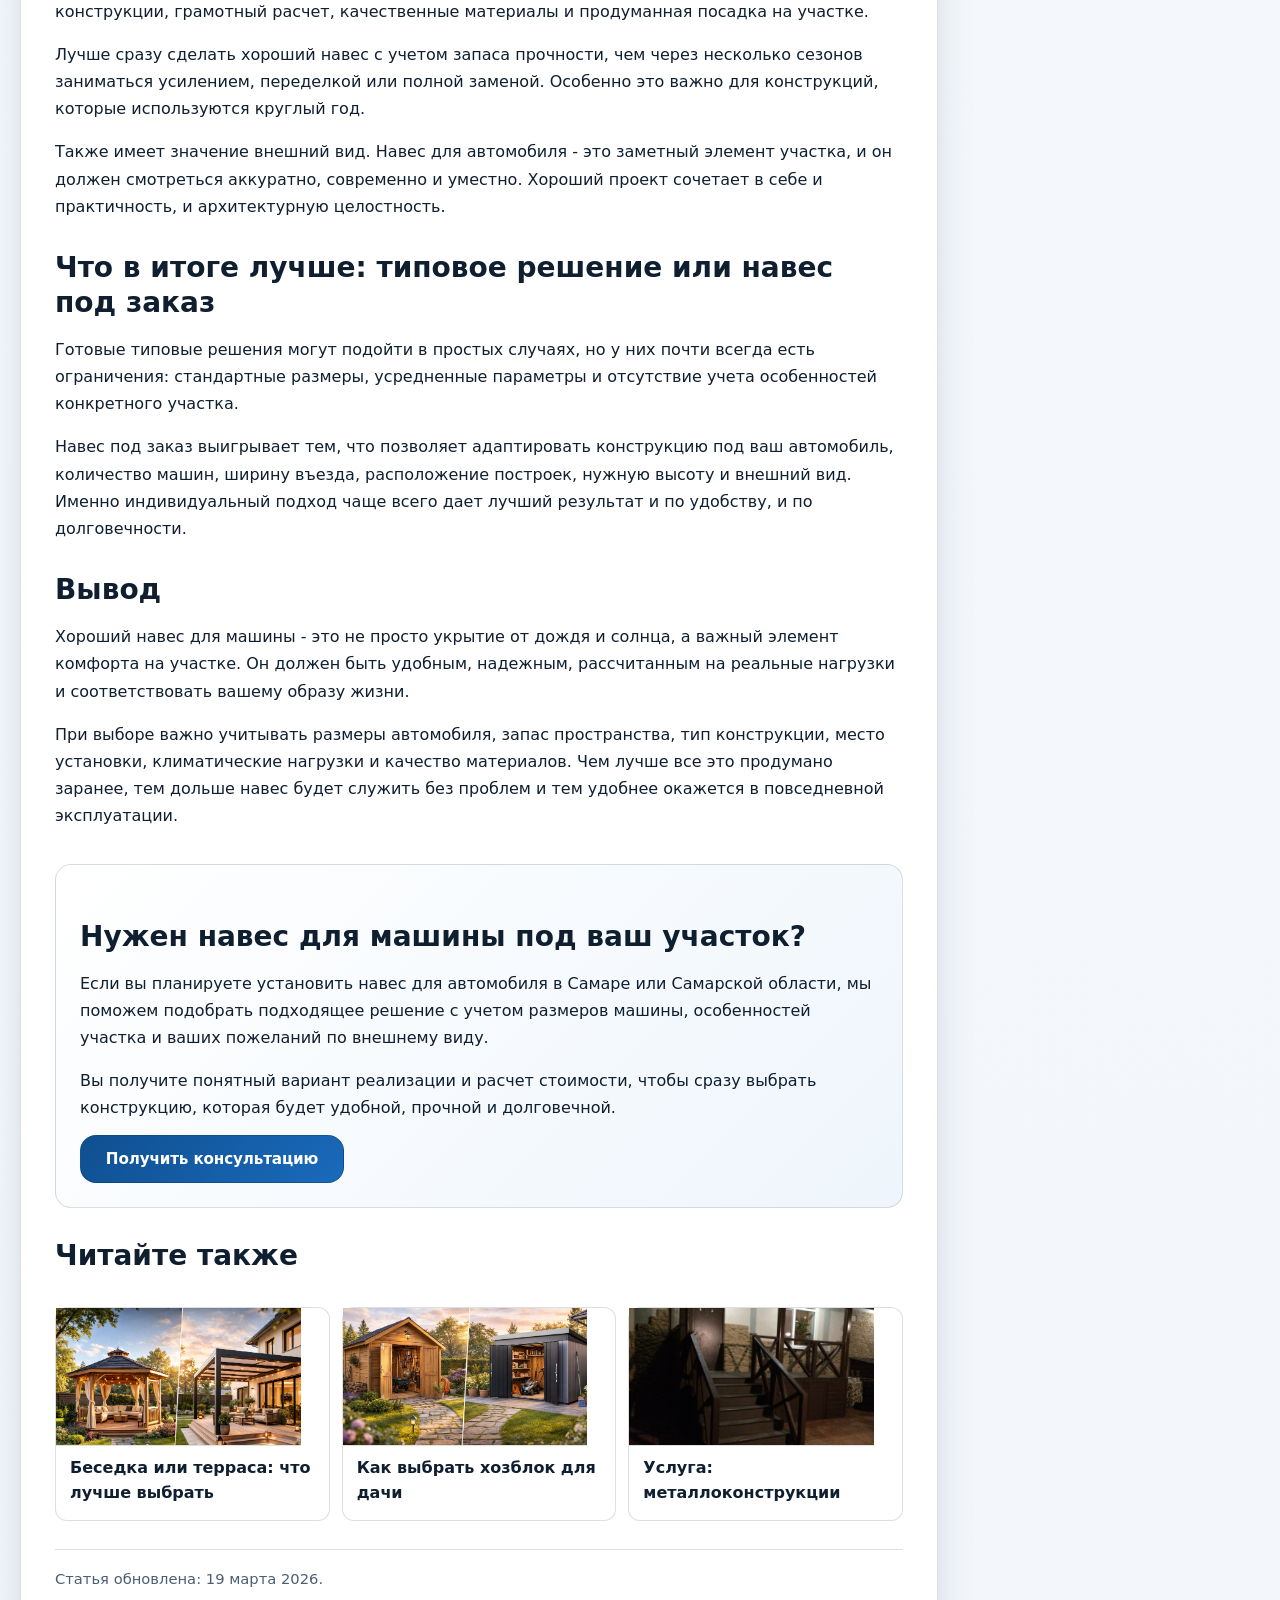
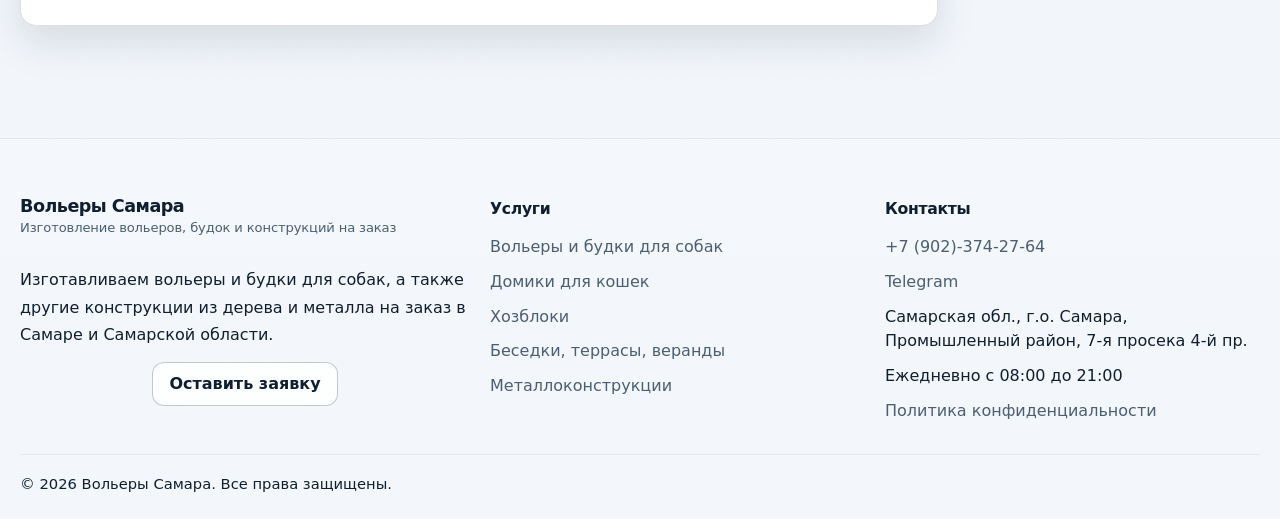
<file: articles/article-3.html>
﻿<!doctype html>
<html lang="ru">
<head>
  <meta charset="utf-8" />
  <meta name="viewport" content="width=device-width, initial-scale=1" />
  <title>Как выбрать навес для машины: подробное руководство для частного дома и дачи | Вольеры Самара</title>
  <meta name="description" content="Подробно разбираем, как выбрать навес для машины: виды конструкций, размеры, нагрузки, материалы и частые ошибки при выборе." />
  <link rel="stylesheet" href="../assets/css/articles/article-1.css" />
</head>
<body>
<header class="site-header">
  <div class="container">
    <div class="header-shell">
      <a class="brand" href="../index.html#home" aria-label="Вольеры Самара">
        <span class="brand-title">Вольеры Самара</span>
        <span class="brand-subtitle">Изготовление вольеров и будок<br>на заказ в Самаре</span>
      </a>
      <input class="menu-toggle" type="checkbox" id="menu-toggle" aria-label="Открыть меню" />
      <label class="burger" for="menu-toggle" aria-hidden="true"><span></span></label>
      <nav class="nav" aria-label="Основная навигация">
        <ul class="nav-list">
          <li><a class="nav-link" href="../index.html#home">Главная</a></li>
          <li class="dropdown desktop-only"><a class="dropdown-toggle" href="../index.html#services">Услуги</a><div class="dropdown-menu"><a href="../index.html#service-main">Вольеры и будки для собак</a><a href="../domiki-dlya-koshek.html">Домики для кошек</a><a href="../hozbloki.html">Хозблоки</a><a href="../besedki-terrasy-verandy.html">Беседки, террасы, веранды</a><a href="../malye-arhitekturnye-formy.html">Малые архитектурные формы</a><a href="../metallokonstrukcii.html">Металлоконструкции</a><a href="../vnutrennie-raboty-i-obshivka-ban-parnyh.html">Внутренние работы и обшивка бань, парных</a></div></li>
          <li><a class="nav-link" href="../index.html#works">Работы</a></li>
          <li><a class="nav-link" href="../index.html#price">Цены</a></li>
          <li><a class="nav-link" href="../index.html#about">О компании</a></li>
          <li><a class="nav-link" href="../index.html#faq">FAQ</a></li>
          <li class="dropdown desktop-only"><a class="dropdown-toggle" href="index.html">Статьи</a><div class="dropdown-menu"><a href="article-1.html">Беседка или терраса: что лучше выбрать</a><a href="article-2.html">Как выбрать хозблок для дачи</a><a href="article-3.html">Как выбрать навес для машины</a><a href="article-4.html">Как сделать отделку бани внутри</a></div></li>
          <li><a class="nav-link" href="../index.html#contacts">Контакты</a></li>
        </ul>
      </nav>
      <div class="header-actions"><a class="header-phone-inline" href="tel:+79023742764">+7 (902)-374-27-64</a><a class="btn btn-primary" href="../index.html#price-cta">Получить консультацию</a></div>
    </div>
  </div>
</header>

<main>
  <div class="container">
    <div class="hero">
      <p class="breadcrumbs"><a href="../index.html">Главная</a> / <a href="index.html">Статьи</a> / Как выбрать навес для машины</p>
      <span class="eyebrow">Полезная статья</span>
      <h1>Как выбрать навес для машины: подробное руководство для частного дома и дачи</h1>
      <p>Разбираем, как подобрать навес под автомобиль и участок: от размеров и нагрузки до материалов и удобства ежедневной эксплуатации.</p>
      <figure class="hero-media">
        <img src="../assets/images/articles/article-3-hero.jpg" alt="Навес для машины на участке частного дома" loading="eager" />
      </figure>
    </div>

    <div class="article-layout">
      <article class="article-card blog-article">
        <p>Навес для машины - одно из самых практичных решений для участка, когда нужно защитить автомобиль от солнца, дождя, снега и других внешних воздействий, но строительство полноценного гаража не входит в планы или оказывается слишком затратным. На первый взгляд такая конструкция кажется простой: опоры, каркас, кровля - и задача решена. Но на практике выбор навеса для автомобиля требует более внимательного подхода.</p>
        <p>Ошибки на этапе выбора и проектирования часто приводят к тому, что навес оказывается слишком узким, неудобным при парковке, не выдерживает снеговую нагрузку, плохо вписывается в участок или просто не решает тех задач, ради которых его устанавливали. Именно поэтому перед тем, как делать навес для машины, важно понять, какой вариант действительно подойдет под ваши условия.</p>
        <p>В этой статье подробно разберем, зачем нужен навес для автомобиля, какие бывают конструкции, на что обратить внимание при выборе, какие ошибки допускают чаще всего и как сделать так, чтобы навес был удобным, надежным и долговечным.</p>

        <h2 id="why">Зачем нужен навес для автомобиля</h2>
        <p>Основная задача навеса - защитить машину от внешних факторов, которые ежедневно влияют на ее состояние. Летом автомобиль сильно нагревается на солнце, страдает лакокрасочное покрытие, салон перегревается, а постоянное воздействие ультрафиолета постепенно ухудшает внешний вид материалов. Осенью и зимой к этому добавляются дождь, снег, наледь, перепады температуры и повышенная влажность.</p>
        <p>Навес не заменяет капитальный гараж во всех сценариях, но в большинстве бытовых задач он оказывается очень разумным решением. Машина получает защиту сверху и частично по бокам, остается в быстром доступе, не требует сложного маневрирования при въезде и выезде, а сама конструкция обходится дешевле и строится быстрее, чем закрытое помещение.</p>
        <p>Для частного дома или дачи навес особенно удобен тем, что сочетает практичность, простоту эксплуатации и сравнительно невысокую стоимость. При правильном проектировании он становится полноценной частью участка и может одновременно выполнять не только утилитарную, но и архитектурную функцию.</p>

        <h2 id="hard">Почему выбрать навес бывает сложнее, чем кажется</h2>
        <p>Многие владельцы участков подходят к выбору навеса слишком упрощенно: ориентируются только на внешний вид или примерные размеры автомобиля. В результате конструкция может оказаться неудобной в повседневной эксплуатации. Например, при парковке не хватает места для открытия дверей, высота не позволяет комфортно пользоваться багажником или въезд получается слишком тесным.</p>
        <p>Кроме того, навес постоянно работает под нагрузкой. Он должен выдерживать ветер, осадки, снеговую массу, сезонные перепады температуры и постоянное воздействие влаги. Если эти факторы не учтены, конструкция начинает терять жесткость, деформироваться или требует частого ремонта.</p>
        <p>Именно поэтому хороший навес для машины - это не просто крыша на столбах, а продуманная конструкция, адаптированная под конкретный автомобиль, особенности участка и реальные условия эксплуатации.</p>

        <h2 id="tasks">Какие задачи должен решать хороший навес для машины</h2>
        <p>Перед выбором важно понять, чего вы ждете от этой конструкции. Для одного владельца навес нужен только как защита от солнца летом. Для другого - как полноценное укрытие от дождя и снега на каждый день. Для третьего - как часть общей архитектуры участка, которая должна сочетаться с домом, забором и другими постройками.</p>
        <p>Хороший навес для автомобиля должен решать сразу несколько задач: обеспечивать защиту машины, быть удобным при заезде и выезде, выдерживать эксплуатационные нагрузки, органично смотреться на участке и не создавать лишних неудобств. Если конструкция справляется только с одной функцией, но неудобна в остальном, со временем это начинает раздражать.</p>

        <h2 id="types">Основные виды навесов для автомобиля</h2>
        <p>Существует несколько основных типов навесов, и выбор между ними зависит от площади участка, расположения дома, сценария использования и личных предпочтений владельца.</p>

        <h3>Отдельно стоящий навес</h3>
        <p>Это самостоятельная конструкция, которая устанавливается в любой удобной части участка. Такой вариант дает больше свободы при размещении и подходит в тех случаях, когда парковочная зона находится отдельно от дома или когда рядом со зданием недостаточно места для пристроенного решения.</p>
        <p>Отдельно стоящий навес удобен тем, что его можно разместить ближе к въезду, не перегружая пространство у дома. Это особенно практично на участках, где важно грамотно разделить жилую и хозяйственную зоны.</p>

        <h3>Пристроенный навес</h3>
        <p>Пристроенный навес примыкает к дому, гаражу или другой капитальной постройке. Это удобное решение для тех, кто хочет обеспечить быстрый доступ к автомобилю и при этом сэкономить пространство. Такой вариант часто выглядит более цельно, потому что становится продолжением архитектуры дома.</p>
        <p>Однако при выборе такого решения особенно важно правильно рассчитать уклон, отвод воды, сопряжение с фасадом и общую нагрузку на узлы крепления.</p>

        <h3>Навес на одну машину</h3>
        <p>Классический вариант для стандартного частного дома или дачи. Но даже если сейчас в семье один автомобиль, часто разумно предусмотреть небольшой запас по ширине и длине. Это повышает удобство парковки и позволяет в будущем не переделывать конструкцию.</p>

        <h3>Навес на две машины</h3>
        <p>Такой формат актуален для семей с двумя автомобилями, а также в тех случаях, когда нужно предусмотреть место для машины гостей или дополнительной техники. Здесь особенно важен грамотный расчет размеров, чтобы обе машины размещались комфортно, без тесноты и неудобства при открытии дверей.</p>

        <h2 id="factors">Что учитывать при выборе навеса для машины</h2>
        <p>Правильный выбор начинается с анализа реальных условий. Недостаточно просто посмотреть красивый пример и повторить его у себя на участке. Навес должен быть привязан к конкретному месту, автомобилю и режиму использования.</p>

        <h3>Размеры автомобиля и запас пространства</h3>
        <p>Один из самых частых просчетов - делать навес впритык к габаритам машины. На схеме это может выглядеть логично, но в реальной жизни такой вариант неудобен. Водителю и пассажирам нужно открывать двери, обходить автомобиль, загружать вещи, пользоваться багажником. Если навес слишком тесный, каждая парковка превращается в раздражающий ритуал.</p>
        <p>Поэтому при проектировании важно учитывать не только длину и ширину автомобиля, но и комфортный запас по бокам, спереди и сзади. Особенно это важно для кроссоверов, внедорожников и машин с высокой посадкой.</p>

        <h3>Высота навеса</h3>
        <p>Высота должна быть достаточной не только для самой машины, но и для комфортного использования. Нужно учитывать открывание багажника, возможные рейлинги, автобоксы, особенности маневрирования и общий визуальный баланс конструкции. Слишком низкий навес неудобен, слишком высокий - хуже защищает от косого дождя и снега и может выглядеть громоздко.</p>

        <h3>Расположение на участке</h3>
        <p>Место установки навеса влияет не только на удобство, но и на долговечность конструкции. Важно учитывать ширину въезда, радиус поворота автомобиля, рельеф участка, близость к воротам, дому и другим постройкам.</p>
        <p>Хороший навес должен стоять так, чтобы заезд был понятным и естественным, без сложных маневров. Чем удобнее парковка, тем выше вероятность, что конструкция действительно будет использоваться каждый день без раздражения.</p>

        <h3>Снеговая и ветровая нагрузка</h3>
        <p>Для надежности навеса очень важно учитывать климатические условия. Конструкция должна быть рассчитана на снеговую нагрузку, порывы ветра и сезонные перепады. Особенно это касается металлического каркаса, опор, узлов крепления и геометрии кровли.</p>
        <p>Если навес выглядит красиво, но не рассчитан на реальные условия эксплуатации, он быстро становится проблемой. В таких вопросах внешний вид никогда не должен стоять выше надежности.</p>

        <h2 id="materials">Какие материалы чаще всего выбирают для навеса</h2>
        <p>Основа качественного навеса - прочный каркас и правильно подобранный кровельный материал. На практике наиболее распространенным решением становится металлический каркас, потому что он сочетает прочность, долговечность и возможность изготовления конструкций разной формы и размера.</p>
        <p>Металл позволяет делать как лаконичные современные навесы, так и более декоративные варианты. При этом важную роль играет качество сварки, обработка соединений и антикоррозийная защита. Без этих этапов даже хороший материал может быстро начать терять свои свойства.</p>
        <p>Что касается кровли, здесь важны устойчивость к погодным условиям, долговечность и внешний вид. Материал должен защищать автомобиль, выдерживать осадки и при этом гармонировать с домом и общим стилем участка.</p>

        <h2 id="comfort">Почему навес должен быть не только прочным, но и удобным</h2>
        <p>При выборе многие сосредотачиваются на прочности конструкции, забывая, что навес - это часть повседневного сценария. Если им неудобно пользоваться, все его достоинства постепенно отходят на второй план.</p>
        <p>Важно, чтобы автомобиль легко заезжал под навес, двери открывались без ограничений, пространство не было зажатым, а сам навес не мешал передвижению по участку. Если рядом есть вход в дом, дорожки, хозяйственная зона или ворота, все эти элементы должны работать вместе, а не конфликтовать между собой.</p>
        <p>Хорошо спроектированный навес для машины ощущается естественно: он находится именно там, где должен быть, не перегружает пространство и реально делает жизнь удобнее.</p>

        <h2 id="mistakes">Частые ошибки при выборе навеса для автомобиля</h2>
        <p>Большинство проблем с навесами связано не с самой идеей конструкции, а с ошибками на этапе выбора и проектирования. Именно поэтому важно заранее понимать, какие решения чаще всего оказываются неудачными.</p>
        <p>Самая распространенная ошибка - экономия на размерах. Владельцу кажется, что главное - чтобы машина поместилась, но этого недостаточно. Нужен комфортный запас для ежедневного использования.</p>
        <p>Вторая ошибка - слабая конструкция без учета климатических нагрузок. Внешне такой навес может выглядеть аккуратно, но при сильном ветре или большом количестве снега начинает проявляться его уязвимость.</p>
        <p>Третья ошибка - неудачное расположение. Если въезд неудобный, навес расположен слишком близко к забору, дому или воротам, это сразу снижает комфорт.</p>
        <p>Еще одна частая проблема - выбор решения только по картинке, без привязки к конкретному участку. То, что красиво смотрится в одном месте, не всегда будет функционально в другом.</p>

        <h2 id="durable">Как выбрать навес, который прослужит долго</h2>
        <p>Если смотреть на навес как на долгосрочное решение, то главные критерии - это надежность конструкции, грамотный расчет, качественные материалы и продуманная посадка на участке.</p>
        <p>Лучше сразу сделать хороший навес с учетом запаса прочности, чем через несколько сезонов заниматься усилением, переделкой или полной заменой. Особенно это важно для конструкций, которые используются круглый год.</p>
        <p>Также имеет значение внешний вид. Навес для автомобиля - это заметный элемент участка, и он должен смотреться аккуратно, современно и уместно. Хороший проект сочетает в себе и практичность, и архитектурную целостность.</p>

        <h2 id="custom">Что в итоге лучше: типовое решение или навес под заказ</h2>
        <p>Готовые типовые решения могут подойти в простых случаях, но у них почти всегда есть ограничения: стандартные размеры, усредненные параметры и отсутствие учета особенностей конкретного участка.</p>
        <p>Навес под заказ выигрывает тем, что позволяет адаптировать конструкцию под ваш автомобиль, количество машин, ширину въезда, расположение построек, нужную высоту и внешний вид. Именно индивидуальный подход чаще всего дает лучший результат и по удобству, и по долговечности.</p>

        <h2 id="summary">Вывод</h2>
        <p>Хороший навес для машины - это не просто укрытие от дождя и солнца, а важный элемент комфорта на участке. Он должен быть удобным, надежным, рассчитанным на реальные нагрузки и соответствовать вашему образу жизни.</p>
        <p>При выборе важно учитывать размеры автомобиля, запас пространства, тип конструкции, место установки, климатические нагрузки и качество материалов. Чем лучше все это продумано заранее, тем дольше навес будет служить без проблем и тем удобнее окажется в повседневной эксплуатации.</p>

        <div class="cta">
          <h2 id="help">Нужен навес для машины под ваш участок?</h2>
          <p>Если вы планируете установить навес для автомобиля в Самаре или Самарской области, мы поможем подобрать подходящее решение с учетом размеров машины, особенностей участка и ваших пожеланий по внешнему виду.</p>
          <p>Вы получите понятный вариант реализации и расчет стоимости, чтобы сразу выбрать конструкцию, которая будет удобной, прочной и долговечной.</p>
          <a class="btn" href="../index.html#contacts">Получить консультацию</a>
        </div>

        <section aria-label="Читайте также">
          <h2>Читайте также</h2>
          <div class="related">
            <a class="related-card" href="article-1.html"><img src="../assets/images/articles/article-1-hero.jpg" alt="Беседка и терраса" loading="lazy" />Беседка или терраса: что лучше выбрать</a>
            <a class="related-card" href="article-2.html"><img src="../assets/images/articles/article-2-hero.jpg" alt="Как выбрать хозблок" loading="lazy" />Как выбрать хозблок для дачи</a>
            <a class="related-card" href="../metallokonstrukcii.html"><img src="../assets/images/gazebo-04.jpg" alt="Металлоконструкции под заказ" loading="lazy" />Услуга: металлоконструкции</a>
          </div>
        </section>

        <p class="footer-note">Статья обновлена: 19 марта 2026.</p>
      </article>

      <aside class="toc" aria-label="Содержание статьи">
        <h2>Содержание</h2>
        <ul>
          <li><a href="#why">Зачем нужен навес</a></li>
          <li><a href="#hard">Почему выбор сложнее, чем кажется</a></li>
          <li><a href="#tasks">Какие задачи должен решать</a></li>
          <li><a href="#types">Основные виды навесов</a></li>
          <li><a href="#factors">Что учитывать при выборе</a></li>
          <li><a href="#materials">Какие материалы выбирать</a></li>
          <li><a href="#mistakes">Частые ошибки</a></li>
          <li><a href="#summary">Вывод</a></li>
          <li><a href="#help">Нужна помощь с выбором?</a></li>
        </ul>
      </aside>
    </div>
  </div>
</main>

<footer class="footer"><div class="container"><div class="footer-grid"><div class="footer-col"><a class="brand" href="../index.html#home"><span class="brand-title">Вольеры Самара</span><span class="brand-subtitle">Изготовление вольеров, будок и конструкций на заказ</span></a><p class="footer-copy">Изготавливаем вольеры и будки для собак, а также другие конструкции из дерева и металла на заказ в Самаре и Самарской области.</p><div class="footer-actions"><a class="btn-secondary" href="../index.html#contacts">Оставить заявку</a></div></div><div class="footer-col"><div class="footer-title">Услуги</div><div class="footer-services"><a href="../index.html#service-main">Вольеры и будки для собак</a><a href="../domiki-dlya-koshek.html">Домики для кошек</a><a href="../hozbloki.html">Хозблоки</a><a href="../besedki-terrasy-verandy.html">Беседки, террасы, веранды</a><a href="../metallokonstrukcii.html">Металлоконструкции</a></div></div><div class="footer-col"><div class="footer-title">Контакты</div><div class="footer-contacts"><a href="tel:+79023742764">+7 (902)-374-27-64</a><a href="https://t.me/+79023742764" target="_blank" rel="noopener noreferrer">Telegram</a><span class="muted">Самарская обл., г.о. Самара, Промышленный район, 7-я просека 4-й пр.</span><span class="muted">Ежедневно с 08:00 до 21:00</span><a class="footer-policy" href="#">Политика конфиденциальности</a></div></div></div><div class="footer-bottom"><span>© 2026 Вольеры Самара. Все права защищены.</span></div></div></footer>
</body>
</html>
</file>
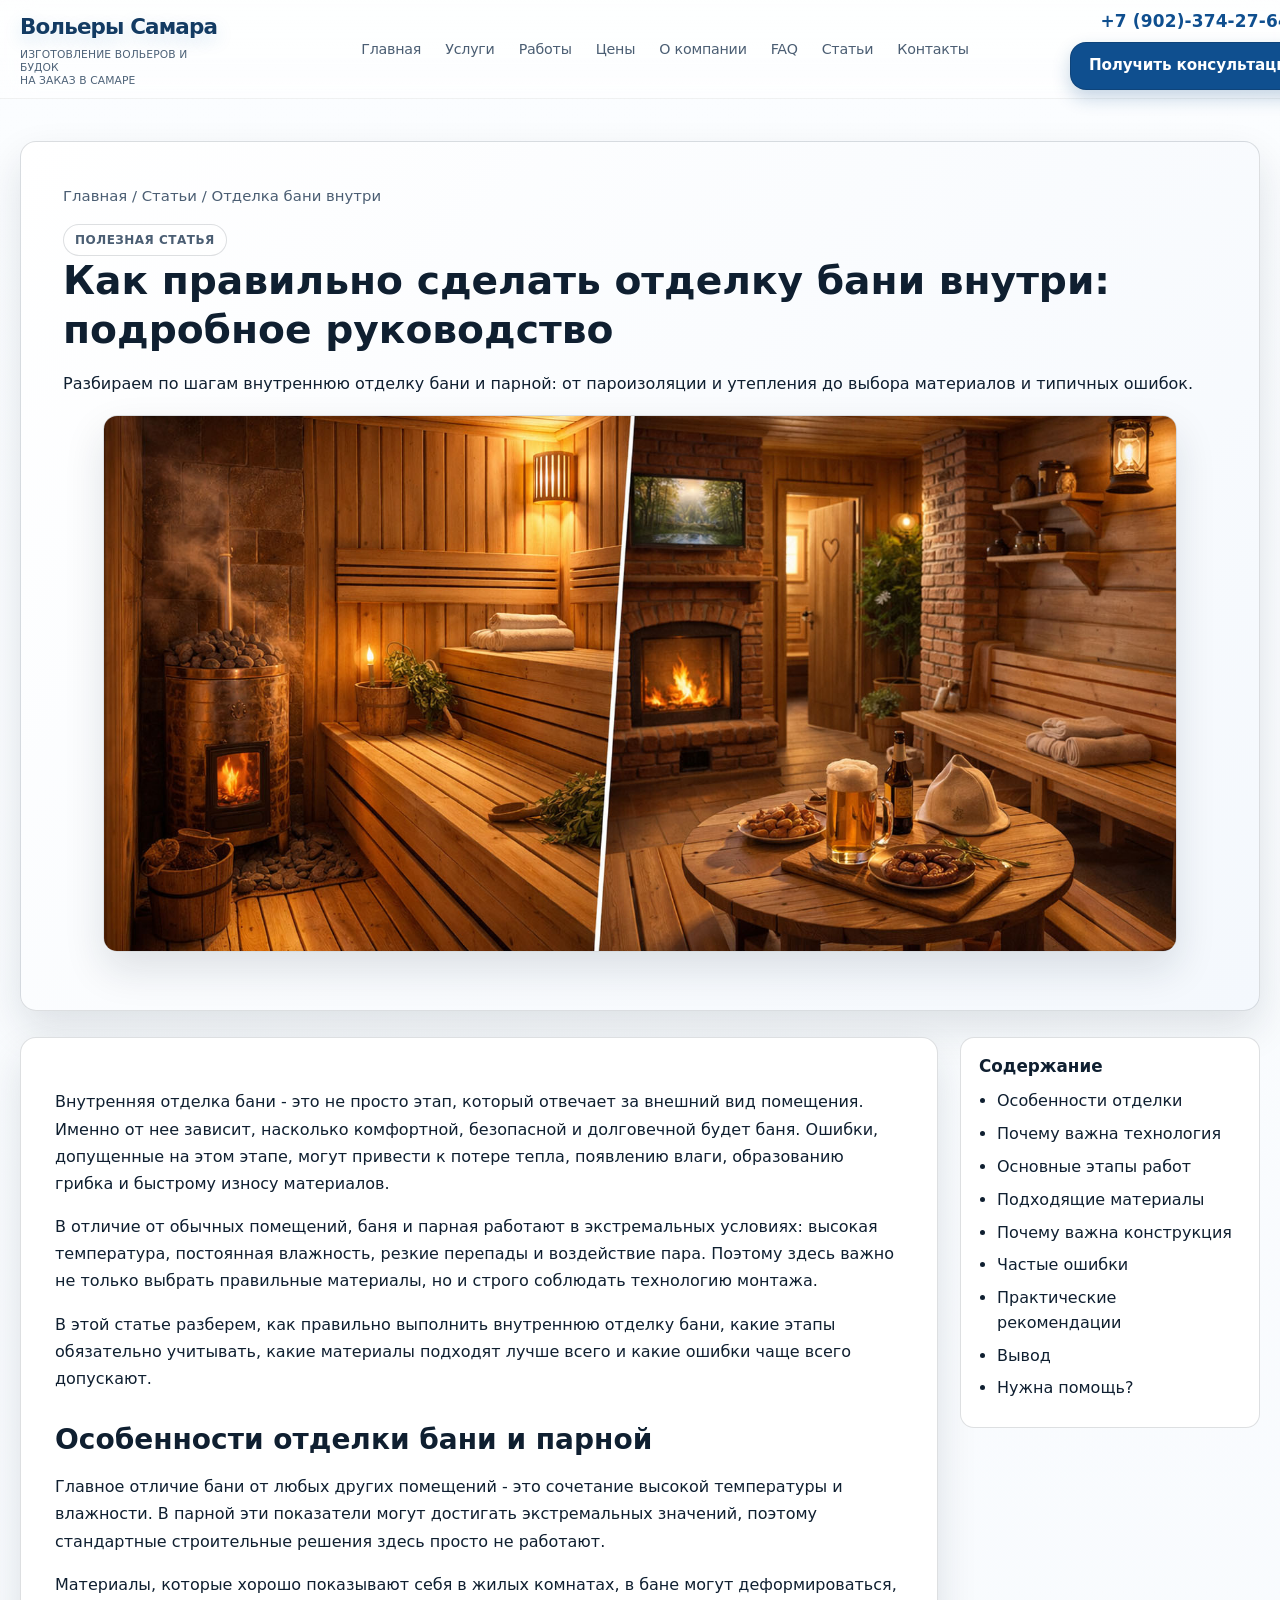
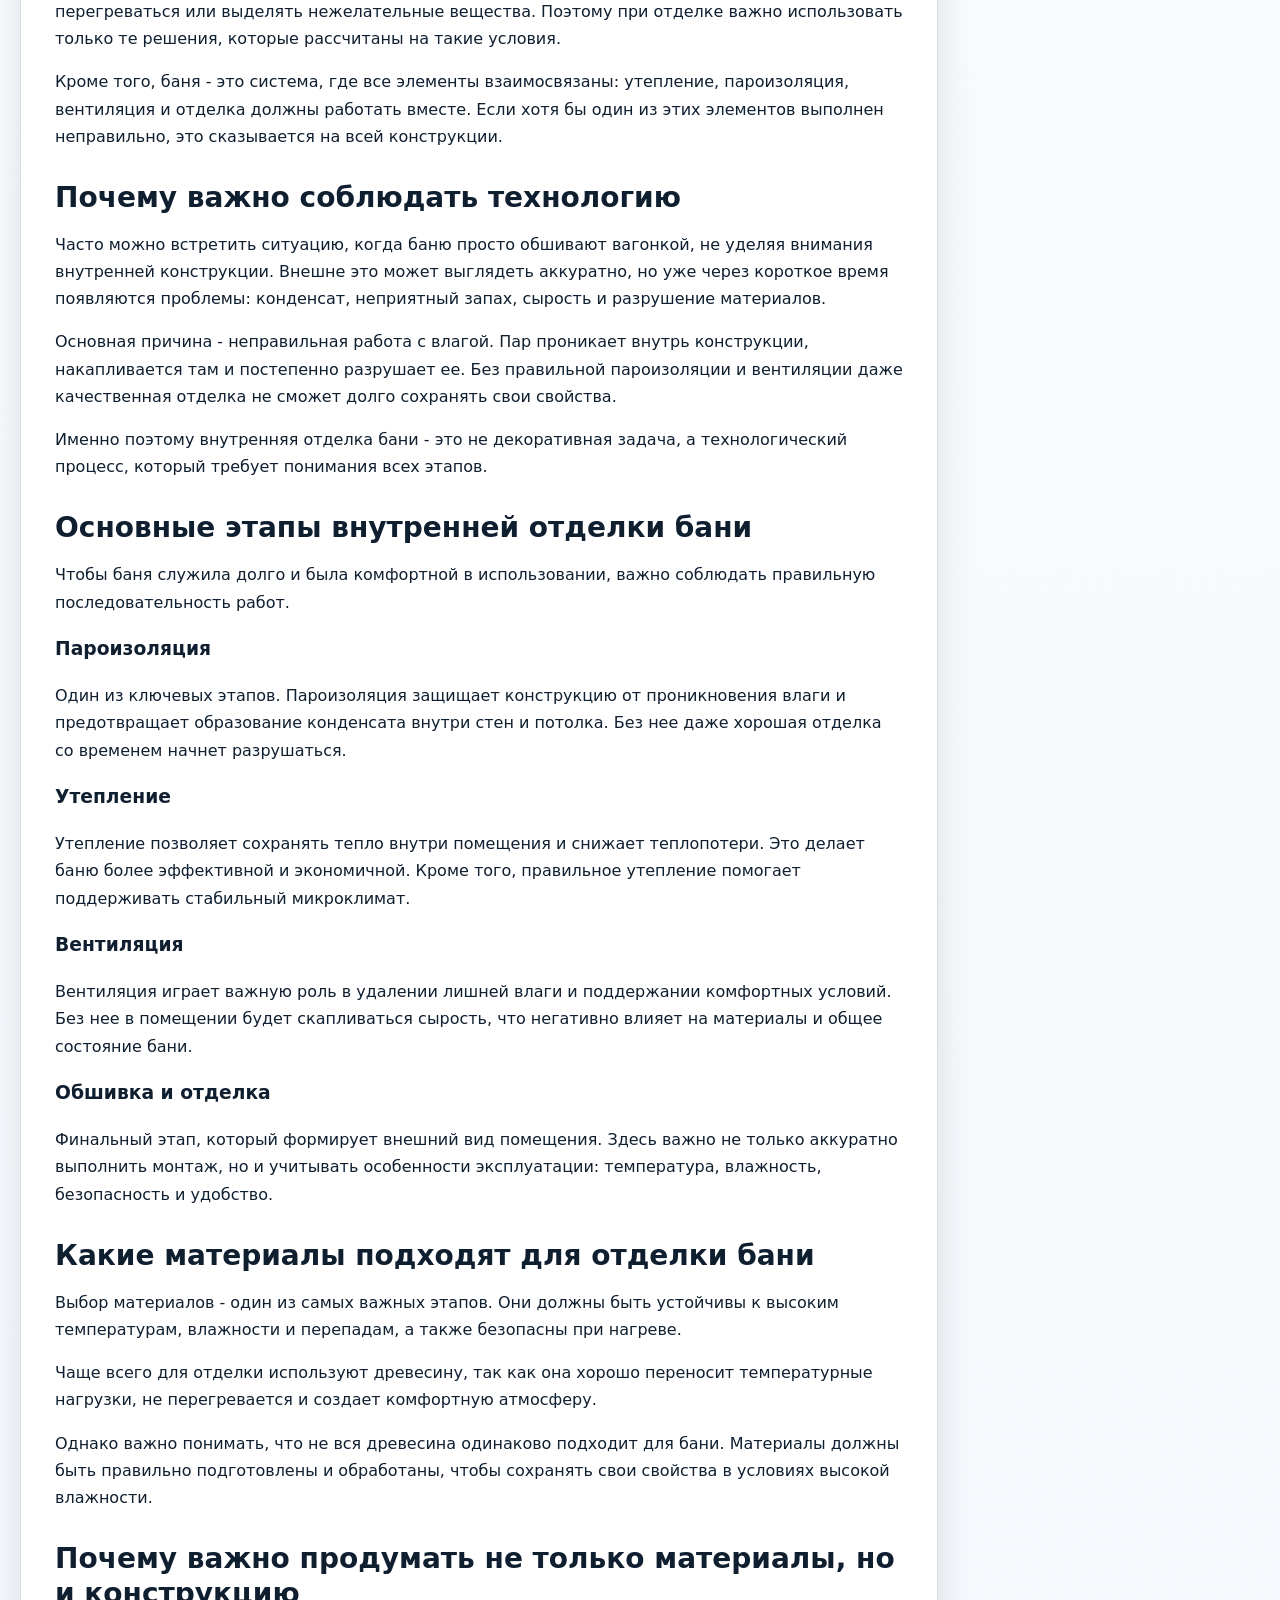
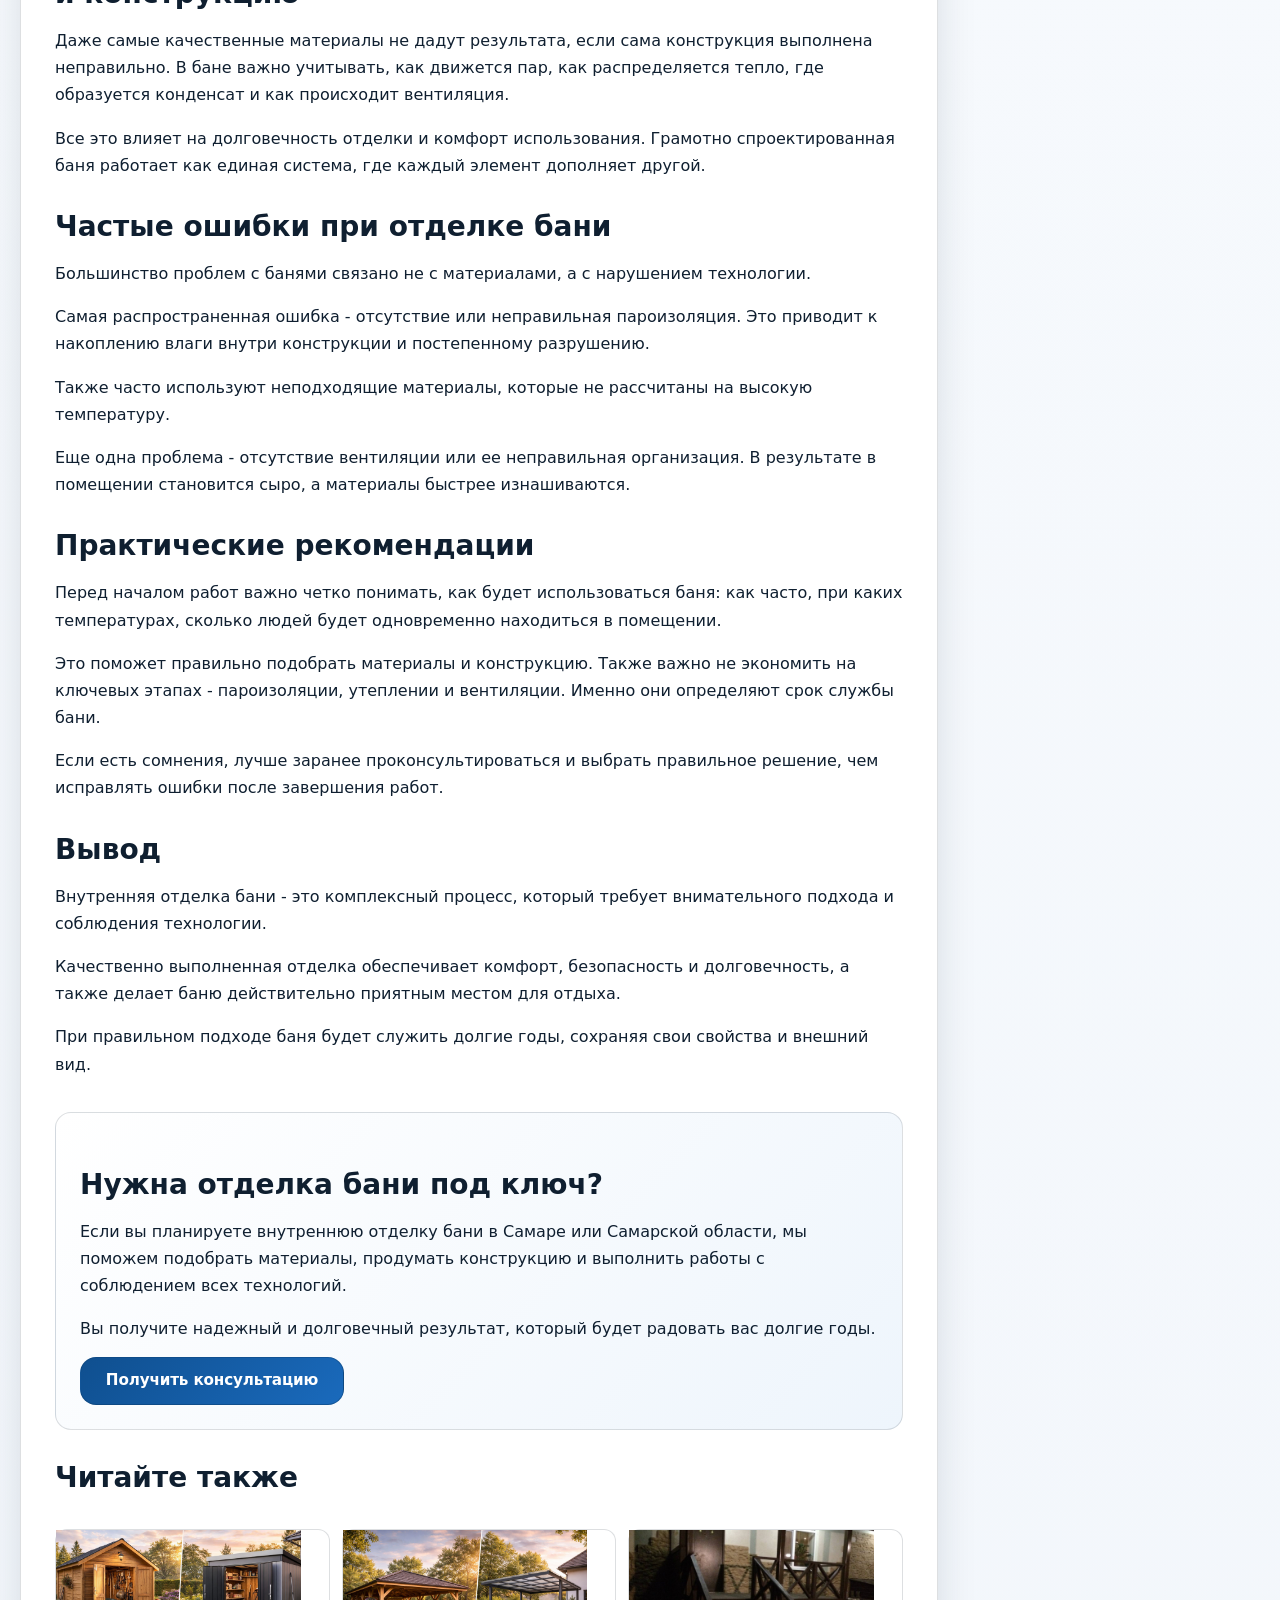
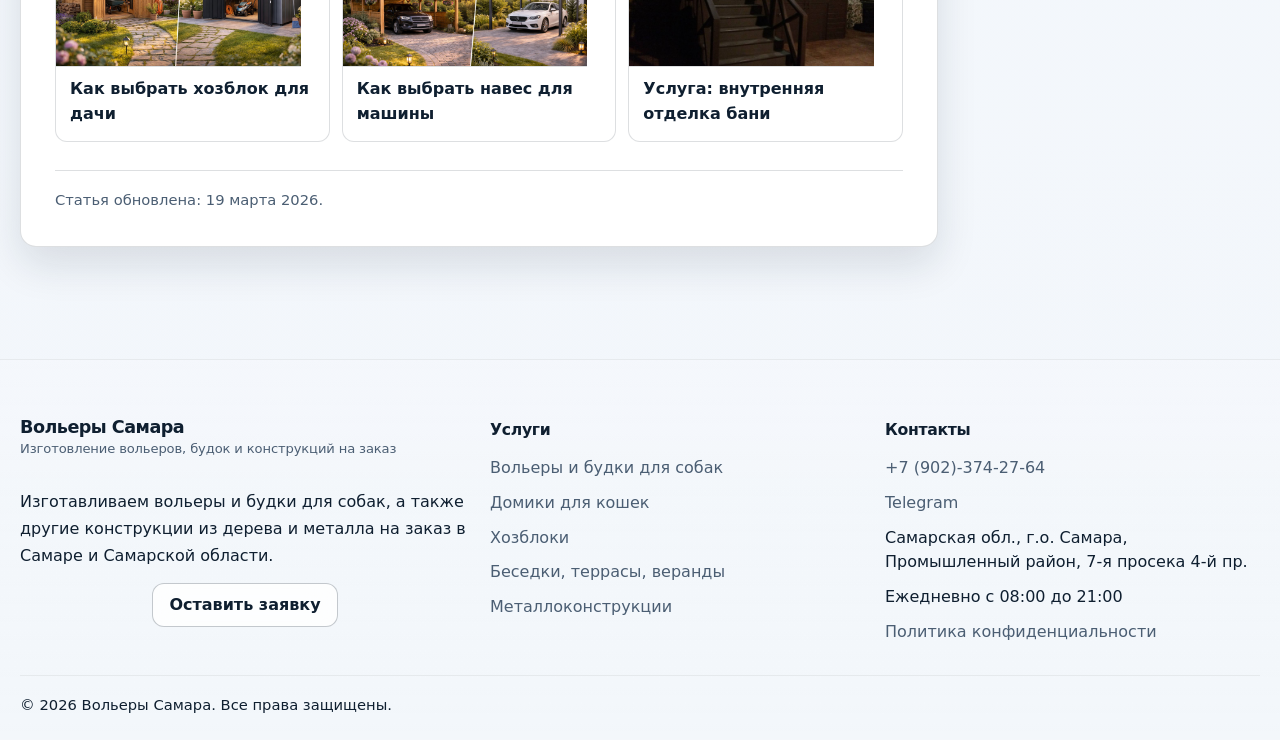
<file: articles/article-4.html>
﻿<!doctype html>
<html lang="ru">
<head>
  <meta charset="utf-8" />
  <meta name="viewport" content="width=device-width, initial-scale=1" />
  <title>Как правильно сделать отделку бани внутри: подробное руководство | Вольеры Самара</title>
  <meta name="description" content="Подробно разбираем внутреннюю отделку бани: пароизоляция, утепление, вентиляция, выбор материалов и частые ошибки." />
  <link rel="stylesheet" href="../assets/css/articles/article-1.css" />
</head>
<body>
<header class="site-header">
  <div class="container">
    <div class="header-shell">
      <a class="brand" href="../index.html#home" aria-label="Вольеры Самара">
        <span class="brand-title">Вольеры Самара</span>
        <span class="brand-subtitle">Изготовление вольеров и будок<br>на заказ в Самаре</span>
      </a>
      <input class="menu-toggle" type="checkbox" id="menu-toggle" aria-label="Открыть меню" />
      <label class="burger" for="menu-toggle" aria-hidden="true"><span></span></label>
      <nav class="nav" aria-label="Основная навигация">
        <ul class="nav-list">
          <li><a class="nav-link" href="../index.html#home">Главная</a></li>
          <li class="dropdown desktop-only"><a class="dropdown-toggle" href="../index.html#services">Услуги</a><div class="dropdown-menu"><a href="../index.html#service-main">Вольеры и будки для собак</a><a href="../domiki-dlya-koshek.html">Домики для кошек</a><a href="../hozbloki.html">Хозблоки</a><a href="../besedki-terrasy-verandy.html">Беседки, террасы, веранды</a><a href="../malye-arhitekturnye-formy.html">Малые архитектурные формы</a><a href="../metallokonstrukcii.html">Металлоконструкции</a><a href="../vnutrennie-raboty-i-obshivka-ban-parnyh.html">Внутренние работы и обшивка бань, парных</a></div></li>
          <li><a class="nav-link" href="../index.html#works">Работы</a></li>
          <li><a class="nav-link" href="../index.html#price">Цены</a></li>
          <li><a class="nav-link" href="../index.html#about">О компании</a></li>
          <li><a class="nav-link" href="../index.html#faq">FAQ</a></li>
          <li class="dropdown desktop-only"><a class="dropdown-toggle" href="index.html">Статьи</a><div class="dropdown-menu"><a href="article-1.html">Беседка или терраса: что лучше выбрать</a><a href="article-2.html">Как выбрать хозблок для дачи</a><a href="article-3.html">Как выбрать навес для машины</a><a href="article-4.html">Как сделать отделку бани внутри</a></div></li>
          <li><a class="nav-link" href="../index.html#contacts">Контакты</a></li>
        </ul>
      </nav>
      <div class="header-actions"><a class="header-phone-inline" href="tel:+79023742764">+7 (902)-374-27-64</a><a class="btn btn-primary" href="../index.html#price-cta">Получить консультацию</a></div>
    </div>
  </div>
</header>

<main>
  <div class="container">
    <div class="hero">
      <p class="breadcrumbs"><a href="../index.html">Главная</a> / <a href="index.html">Статьи</a> / Отделка бани внутри</p>
      <span class="eyebrow">Полезная статья</span>
      <h1>Как правильно сделать отделку бани внутри: подробное руководство</h1>
      <p>Разбираем по шагам внутреннюю отделку бани и парной: от пароизоляции и утепления до выбора материалов и типичных ошибок.</p>
      <figure class="hero-media">
        <img src="../assets/images/articles/article-4-hero.jpg" alt="Внутренняя отделка бани и парной" loading="eager" />
      </figure>
    </div>

    <div class="article-layout">
      <article class="article-card blog-article">
        <p>Внутренняя отделка бани - это не просто этап, который отвечает за внешний вид помещения. Именно от нее зависит, насколько комфортной, безопасной и долговечной будет баня. Ошибки, допущенные на этом этапе, могут привести к потере тепла, появлению влаги, образованию грибка и быстрому износу материалов.</p>
        <p>В отличие от обычных помещений, баня и парная работают в экстремальных условиях: высокая температура, постоянная влажность, резкие перепады и воздействие пара. Поэтому здесь важно не только выбрать правильные материалы, но и строго соблюдать технологию монтажа.</p>
        <p>В этой статье разберем, как правильно выполнить внутреннюю отделку бани, какие этапы обязательно учитывать, какие материалы подходят лучше всего и какие ошибки чаще всего допускают.</p>

        <h2 id="features">Особенности отделки бани и парной</h2>
        <p>Главное отличие бани от любых других помещений - это сочетание высокой температуры и влажности. В парной эти показатели могут достигать экстремальных значений, поэтому стандартные строительные решения здесь просто не работают.</p>
        <p>Материалы, которые хорошо показывают себя в жилых комнатах, в бане могут деформироваться, перегреваться или выделять нежелательные вещества. Поэтому при отделке важно использовать только те решения, которые рассчитаны на такие условия.</p>
        <p>Кроме того, баня - это система, где все элементы взаимосвязаны: утепление, пароизоляция, вентиляция и отделка должны работать вместе. Если хотя бы один из этих элементов выполнен неправильно, это сказывается на всей конструкции.</p>

        <h2 id="technology">Почему важно соблюдать технологию</h2>
        <p>Часто можно встретить ситуацию, когда баню просто обшивают вагонкой, не уделяя внимания внутренней конструкции. Внешне это может выглядеть аккуратно, но уже через короткое время появляются проблемы: конденсат, неприятный запах, сырость и разрушение материалов.</p>
        <p>Основная причина - неправильная работа с влагой. Пар проникает внутрь конструкции, накапливается там и постепенно разрушает ее. Без правильной пароизоляции и вентиляции даже качественная отделка не сможет долго сохранять свои свойства.</p>
        <p>Именно поэтому внутренняя отделка бани - это не декоративная задача, а технологический процесс, который требует понимания всех этапов.</p>

        <h2 id="stages">Основные этапы внутренней отделки бани</h2>
        <p>Чтобы баня служила долго и была комфортной в использовании, важно соблюдать правильную последовательность работ.</p>

        <h3>Пароизоляция</h3>
        <p>Один из ключевых этапов. Пароизоляция защищает конструкцию от проникновения влаги и предотвращает образование конденсата внутри стен и потолка. Без нее даже хорошая отделка со временем начнет разрушаться.</p>

        <h3>Утепление</h3>
        <p>Утепление позволяет сохранять тепло внутри помещения и снижает теплопотери. Это делает баню более эффективной и экономичной. Кроме того, правильное утепление помогает поддерживать стабильный микроклимат.</p>

        <h3>Вентиляция</h3>
        <p>Вентиляция играет важную роль в удалении лишней влаги и поддержании комфортных условий. Без нее в помещении будет скапливаться сырость, что негативно влияет на материалы и общее состояние бани.</p>

        <h3>Обшивка и отделка</h3>
        <p>Финальный этап, который формирует внешний вид помещения. Здесь важно не только аккуратно выполнить монтаж, но и учитывать особенности эксплуатации: температура, влажность, безопасность и удобство.</p>

        <h2 id="materials">Какие материалы подходят для отделки бани</h2>
        <p>Выбор материалов - один из самых важных этапов. Они должны быть устойчивы к высоким температурам, влажности и перепадам, а также безопасны при нагреве.</p>
        <p>Чаще всего для отделки используют древесину, так как она хорошо переносит температурные нагрузки, не перегревается и создает комфортную атмосферу.</p>
        <p>Однако важно понимать, что не вся древесина одинаково подходит для бани. Материалы должны быть правильно подготовлены и обработаны, чтобы сохранять свои свойства в условиях высокой влажности.</p>

        <h2 id="construction">Почему важно продумать не только материалы, но и конструкцию</h2>
        <p>Даже самые качественные материалы не дадут результата, если сама конструкция выполнена неправильно. В бане важно учитывать, как движется пар, как распределяется тепло, где образуется конденсат и как происходит вентиляция.</p>
        <p>Все это влияет на долговечность отделки и комфорт использования. Грамотно спроектированная баня работает как единая система, где каждый элемент дополняет другой.</p>

        <h2 id="mistakes">Частые ошибки при отделке бани</h2>
        <p>Большинство проблем с банями связано не с материалами, а с нарушением технологии.</p>
        <p>Самая распространенная ошибка - отсутствие или неправильная пароизоляция. Это приводит к накоплению влаги внутри конструкции и постепенному разрушению.</p>
        <p>Также часто используют неподходящие материалы, которые не рассчитаны на высокую температуру.</p>
        <p>Еще одна проблема - отсутствие вентиляции или ее неправильная организация. В результате в помещении становится сыро, а материалы быстрее изнашиваются.</p>

        <h2 id="tips">Практические рекомендации</h2>
        <p>Перед началом работ важно четко понимать, как будет использоваться баня: как часто, при каких температурах, сколько людей будет одновременно находиться в помещении.</p>
        <p>Это поможет правильно подобрать материалы и конструкцию. Также важно не экономить на ключевых этапах - пароизоляции, утеплении и вентиляции. Именно они определяют срок службы бани.</p>
        <p>Если есть сомнения, лучше заранее проконсультироваться и выбрать правильное решение, чем исправлять ошибки после завершения работ.</p>

        <h2 id="summary">Вывод</h2>
        <p>Внутренняя отделка бани - это комплексный процесс, который требует внимательного подхода и соблюдения технологии.</p>
        <p>Качественно выполненная отделка обеспечивает комфорт, безопасность и долговечность, а также делает баню действительно приятным местом для отдыха.</p>
        <p>При правильном подходе баня будет служить долгие годы, сохраняя свои свойства и внешний вид.</p>

        <div class="cta">
          <h2 id="help">Нужна отделка бани под ключ?</h2>
          <p>Если вы планируете внутреннюю отделку бани в Самаре или Самарской области, мы поможем подобрать материалы, продумать конструкцию и выполнить работы с соблюдением всех технологий.</p>
          <p>Вы получите надежный и долговечный результат, который будет радовать вас долгие годы.</p>
          <a class="btn" href="../index.html#contacts">Получить консультацию</a>
        </div>

        <section aria-label="Читайте также">
          <h2>Читайте также</h2>
          <div class="related">
            <a class="related-card" href="article-2.html"><img src="../assets/images/articles/article-2-hero.jpg" alt="Как выбрать хозблок" loading="lazy" />Как выбрать хозблок для дачи</a>
            <a class="related-card" href="article-3.html"><img src="../assets/images/articles/article-3-hero.jpg" alt="Как выбрать навес для машины" loading="lazy" />Как выбрать навес для машины</a>
            <a class="related-card" href="../vnutrennie-raboty-i-obshivka-ban-parnyh.html"><img src="../assets/images/gazebo-04.jpg" alt="Отделка бань и парных" loading="lazy" />Услуга: внутренняя отделка бани</a>
          </div>
        </section>

        <p class="footer-note">Статья обновлена: 19 марта 2026.</p>
      </article>

      <aside class="toc" aria-label="Содержание статьи">
        <h2>Содержание</h2>
        <ul>
          <li><a href="#features">Особенности отделки</a></li>
          <li><a href="#technology">Почему важна технология</a></li>
          <li><a href="#stages">Основные этапы работ</a></li>
          <li><a href="#materials">Подходящие материалы</a></li>
          <li><a href="#construction">Почему важна конструкция</a></li>
          <li><a href="#mistakes">Частые ошибки</a></li>
          <li><a href="#tips">Практические рекомендации</a></li>
          <li><a href="#summary">Вывод</a></li>
          <li><a href="#help">Нужна помощь?</a></li>
        </ul>
      </aside>
    </div>
  </div>
</main>

<footer class="footer"><div class="container"><div class="footer-grid"><div class="footer-col"><a class="brand" href="../index.html#home"><span class="brand-title">Вольеры Самара</span><span class="brand-subtitle">Изготовление вольеров, будок и конструкций на заказ</span></a><p class="footer-copy">Изготавливаем вольеры и будки для собак, а также другие конструкции из дерева и металла на заказ в Самаре и Самарской области.</p><div class="footer-actions"><a class="btn-secondary" href="../index.html#contacts">Оставить заявку</a></div></div><div class="footer-col"><div class="footer-title">Услуги</div><div class="footer-services"><a href="../index.html#service-main">Вольеры и будки для собак</a><a href="../domiki-dlya-koshek.html">Домики для кошек</a><a href="../hozbloki.html">Хозблоки</a><a href="../besedki-terrasy-verandy.html">Беседки, террасы, веранды</a><a href="../metallokonstrukcii.html">Металлоконструкции</a></div></div><div class="footer-col"><div class="footer-title">Контакты</div><div class="footer-contacts"><a href="tel:+79023742764">+7 (902)-374-27-64</a><a href="https://t.me/+79023742764" target="_blank" rel="noopener noreferrer">Telegram</a><span class="muted">Самарская обл., г.о. Самара, Промышленный район, 7-я просека 4-й пр.</span><span class="muted">Ежедневно с 08:00 до 21:00</span><a class="footer-policy" href="#">Политика конфиденциальности</a></div></div></div><div class="footer-bottom"><span>© 2026 Вольеры Самара. Все права защищены.</span></div></div></footer>
</body>
</html>
</file>
<file: assets/css/articles/index.css>
﻿@import url("../base.css");
@import url("../components.css");
@import url("../layout.css");

main {
  padding: 42px 0 68px;
}

.hero {
  background: linear-gradient(130deg, #fff 0, #f4f8fd 100%);
  border: 1px solid var(--line);
  border-radius: 16px;
  box-shadow: var(--shadow);
  padding: clamp(24px, 4vw, 42px);
}

.hero h1 {
  margin: 0;
  line-height: 1.2;
  font-size: clamp(1.75rem, 3.2vw, 2.45rem);
}

.hero p {
  line-height: 1.7;
  margin: 14px 0 0;
}

.articles-grid {
  margin-top: 24px;
  display: grid;
  grid-template-columns: repeat(2, minmax(0, 1fr));
  gap: 14px;
}

.article-card {
  background: var(--surface);
  border: 1px solid var(--line);
  border-radius: 14px;
  box-shadow: var(--shadow);
  display: flex;
  flex-direction: column;
  overflow: hidden;
}

.article-thumb {
  aspect-ratio: 16 / 9;
  border-bottom: 1px solid var(--line);
}

.article-thumb img {
  width: 100%;
  height: 100%;
  object-fit: cover;
  display: block;
}

.article-copy {
  padding: 16px 18px 18px;
  display: grid;
  gap: 10px;
}

.article-card h2 {
  margin: 0;
  font-size: 1.15rem;
  line-height: 1.35;
}

.article-card p {
  margin: 0;
  color: var(--muted);
  line-height: 1.6;
}

.article-card a.link {
  margin-top: 2px;
  font-weight: 600;
  color: var(--accent);
}

.footer .btn-secondary {
  display: inline-flex;
  align-items: center;
  justify-content: center;
  min-height: 44px;
  padding: 0 16px;
  border-radius: 12px;
  border: 1px solid var(--line-strong);
  color: var(--text);
  background: rgba(255, 255, 255, 0.8);
  font-weight: 600;
  text-decoration: none;
}

.footer .btn-secondary:hover {
  text-decoration: none;
}
.footer .brand {
  display: inline-flex;
  flex-direction: column;
  align-items: flex-start;
  gap: 4px;
  color: var(--text);
  text-decoration: none;
  font-weight: 700;
}

.footer .brand-title {
  font-size: 1.1rem;
  line-height: 1.1;
}

.footer .brand-subtitle {
  color: var(--muted);
  font-size: 0.82rem;
  font-weight: 500;
  line-height: 1.25;
}

@media (max-width: 860px) {
  .articles-grid {
    grid-template-columns: 1fr;
  }
}
</file>
<file: assets/css/services-common.css>
﻿@import url("./base.css");
@import url("./components.css");
@import url("./layout.css");
.container {
      width: min(100% - 32px, var(--container));
      margin: 0 auto;
    }
    .section {
      padding: var(--section) 0;
      scroll-margin-top: calc(var(--header-h) + 22px);
    }
    .section-head {
      max-width: 760px;
      display: grid;
      gap: 14px;
      margin-bottom: 44px;
    }
h1, h2, h3, h4, p { margin: 0; }
    h1 {
      font-size: clamp(2.2rem, 4.2vw, 4.2rem);
      line-height: 1.02;
      letter-spacing: -.045em;
      font-weight: 700;
      max-width: 860px;
    }
    h2 {
      font-size: clamp(2rem, 3.2vw, 3.4rem);
      line-height: 1.02;
      letter-spacing: -.04em;
      font-weight: 700;
    }
    h3 {
      font-size: clamp(1.06rem, 1.55vw, 1.26rem);
      line-height: 1.22;
      letter-spacing: -.03em;
      font-weight: 650;
    }
    .lead,
    .section-head p,
    .muted,
    .card p,
    .service-copy,
    .faq-answer,
    .footer-copy,
    .list li,
    .work-meta,
    .review-role,
    .about-copy,
    .cta-text,
    .contact-card small,
    .stat p,
    .timeline-copy,
    .geo-copy,
    .price-note,
    .subcat,
    .hero-note,
    .hero-meta,
    .footer-bottom,
    .contact-meta,
    .nav-link,
    .dropdown-toggle,
    .dropdown-menu a,
    .photo-label {
      color: var(--muted);
    }
    .lead {
      font-size: clamp(1.02rem, 1.55vw, 1.16rem);
      max-width: 760px;
      line-height: 1.62;
    }
    .seo-copy {
      max-width: 860px;
      font-size: .98rem;
      line-height: 1.62;
      color: var(--muted);
    }
.chip-list,
    .geo-list {
      display: flex;
      flex-wrap: wrap;
      gap: 10px 22px;
      padding: 0;
      margin: 0;
      list-style: none;
    }
    .hero-metrics,
    .subcat-list {
      display: grid;
      gap: 10px 22px;
      padding: 0;
      margin: 0;
      list-style: none;
    }
    .hero-metrics {
      grid-template-columns: repeat(2, minmax(0, 1fr));
      max-width: 760px;
    }
    .subcat-list {
      grid-template-columns: repeat(2, minmax(0, 1fr));
    }
    .geo-tag {
      display: inline-flex;
      align-items: center;
      min-height: 38px;
      padding: 0 14px;
      border-radius: 999px;
      background: rgba(255,255,255,0.7);
      border: 1px solid var(--line);
      backdrop-filter: blur(12px);
    }
    .metric-pill,
    .chip,
    .subcat {
      position: relative;
      min-height: auto;
      padding: 0 0 0 18px;
      border: none;
      background: none;
      backdrop-filter: none;
      border-radius: 0;
      font-size: .95rem;
    }
    .metric-pill,
    .subcat {
      color: var(--text);
      font-weight: 600;
      letter-spacing: -.01em;
    }
    .chip {
      color: var(--muted);
    }
    .metric-pill::before,
    .chip::before,
    .subcat::before {
      content: "";
      position: absolute;
      left: 0;
      top: .65em;
      transform: translateY(-50%);
      width: 8px;
      height: 8px;
      border-radius: 999px;
      background: linear-gradient(180deg, var(--green), #55694b);
    }
    .metric-pill::before {
      box-shadow: 0 0 0 5px rgba(102, 123, 90, 0.10);
    }
    .subcat::before {
      width: 10px;
      height: 10px;
      border-radius: 3px;
      box-shadow: 0 0 0 5px rgba(102, 123, 90, 0.10);
    }
    /* Hero: unified checklist style */
    .hero .hero-metrics {
      gap: 10px 14px;
    }
    .hero .hero-metrics .metric-pill {
      display: flex;
      align-items: center;
      gap: 8px;
      padding: 2px 0;
      min-height: auto;
      font-size: .95rem;
      line-height: 1.4;
      letter-spacing: -.01em;
      font-weight: 650;
      color: var(--text);
    }
    .hero .hero-metrics .metric-pill::before {
      content: "✓";
      position: static;
      transform: none;
      width: 18px;
      height: 18px;
      display: inline-flex;
      align-items: center;
      justify-content: center;
      border-radius: 999px;
      background: rgba(15,79,143,.10);
      color: var(--accent);
      font-size: .75rem;
      font-weight: 800;
      box-shadow: none;
    }
.header-actions .btn {
      width: min(100%, var(--btn-uniform-w));
      height: 48px;
      border-radius: 12px;
      font-size: .92rem;
      font-weight: 700;
    }
.hero-phoneline {
      margin-top: 10px;
      font-size: .98rem;
      font-weight: 600;
      color: var(--text);
    }
    .hero-phoneline a {
      font-weight: 800;
      color: var(--accent);
      border-bottom: 1px dashed rgba(15,79,143,.42);
    }
    .hero-phoneline a:hover {
      color: var(--accent-2);
      border-bottom-color: rgba(26,106,188,.72);
    }
    .call-sticker {
      position: fixed;
      right: 20px;
      bottom: 20px;
      width: 88px;
      height: 88px;
      border-radius: 50%;
      display: grid;
      place-items: center;
      text-align: center;
      font-size: .82rem;
      font-weight: 800;
      line-height: 1.1;
      color: #fff;
      background: radial-gradient(circle at 30% 25%, #2c86df, var(--accent) 65%);
      border: 2px solid rgba(255,255,255,.85);
      box-shadow: 0 12px 28px rgba(15,79,143,.35);
      z-index: 1100;
      animation: callPulse 2.2s ease-in-out infinite;
    }
    .call-sticker:hover {
      transform: translateY(-2px) scale(1.04);
      box-shadow: 0 16px 30px rgba(15,79,143,.40);
    }
    @keyframes callPulse {
      0%, 100% { box-shadow: 0 12px 28px rgba(15,79,143,.35), 0 0 0 0 rgba(26,106,188,.30); }
      60% { box-shadow: 0 12px 28px rgba(15,79,143,.35), 0 0 0 14px rgba(26,106,188,0); }
    }
    .scroll-top {
      position: fixed;
      right: 20px;
      bottom: 118px;
      width: 52px;
      height: 52px;
      border-radius: 14px;
      display: grid;
      place-items: center;
      background: rgba(255,255,255,.42);
      border: 1px solid rgba(255,255,255,.78);
      backdrop-filter: blur(16px) saturate(125%);
      color: var(--text);
      font-size: 1.34rem;
      line-height: 1;
      box-shadow: 0 8px 20px rgba(15,31,48,.20);
      cursor: pointer;
      z-index: 1090;
      opacity: 0;
      visibility: hidden;
      transform: translateY(12px);
      transition: opacity .24s ease, transform .24s ease, visibility .24s ease, background .24s ease;
    }
    .scroll-top.is-visible {
      opacity: .95;
      visibility: visible;
      transform: translateY(0);
    }
    .scroll-top:hover {
      background: rgba(255,255,255,.58);
    }
.hero-shell {
      position: relative;
      padding: clamp(32px, 4vw, 56px);
      border-radius: 20px;
      background:
        linear-gradient(180deg, rgba(255,255,255,.82), rgba(255,255,255,.62)),
        linear-gradient(140deg, rgba(182,146,119,.06), transparent 45%);
      border: 1px solid rgba(31,25,21,.06);
      box-shadow: var(--shadow);
      backdrop-filter: blur(22px);
      overflow: hidden;
    }
    .hero-shell::before {
      content: "";
      position: absolute;
      right: -120px;
      top: -120px;
      width: 360px;
      height: 360px;
      border-radius: 50%;
      background: radial-gradient(circle, rgba(182,146,119,.18), transparent 68%);
      pointer-events: none;
    }
    .hero-grid {
      position: relative;
      z-index: 1;
      display: grid;
      grid-template-columns: minmax(0, 1.15fr) minmax(320px, .85fr);
      gap: 28px;
      align-items: center;
    }
    .hero-copy {
      display: grid;
      gap: 24px;
    }
    .hero-top {
      display: grid;
      gap: 18px;
    }
    .hero-meta {
      max-width: 660px;
      font-size: .94rem;
    }
    .hero-note {
      font-size: .91rem;
    }
    .hero-visual,
    .work-image,
    .cta-side {
      position: relative;
      overflow: hidden;
      background:
        linear-gradient(180deg, rgba(255,255,255,.08), rgba(255,255,255,0)),
        linear-gradient(145deg, #c9b19c 0%, #e8ddd2 48%, #9b816e 100%);
      border: 1px solid rgba(255,255,255,.14);
      box-shadow: inset 0 1px 0 rgba(255,255,255,.22);
    }
    .hero-visual {
      min-height: 600px;
      border-radius: 18px;
    }
    .work-image {
      min-height: 300px;
      border-radius: 0;
    }
    .hero-image,
    .work-image-photo,
    .cta-side-photo {
      position: absolute;
      inset: 0;
      width: 100%;
      height: 100%;
      object-fit: cover;
      z-index: 0;
    }
    .cta-side {
      min-height: 300px;
      border-radius: 16px;
    }
    .hero-visual::before,
    .work-image::before,
    .cta-side::before {
      content: "";
      position: absolute;
      inset: 0;
      background:
        linear-gradient(180deg, rgba(20,20,20,.06), rgba(20,20,20,.20)),
        linear-gradient(135deg, rgba(255,255,255,.18), transparent 45%);
    }
    .photo-label {
      position: absolute;
      left: 18px;
      bottom: 18px;
      min-height: 36px;
      display: inline-flex;
      align-items: center;
      padding: 0 12px;
      border-radius: 999px;
      background: rgba(255,255,255,.82);
      border: 1px solid rgba(31,25,21,.06);
      backdrop-filter: blur(14px);
      font-size: .88rem;
      font-weight: 600;
      z-index: 2;
    }
    .hero-house {
      position: absolute;
      left: 50%;
      bottom: 24px;
      transform: translateX(-50%);
      width: min(88%, 420px);
      aspect-ratio: 1.08 / 1;
      border-radius: 16px;
      background:
        linear-gradient(180deg, rgba(255,255,255,.16), rgba(255,255,255,.06)),
        linear-gradient(160deg, #ccaa8a, #7d5d49);
      box-shadow: 0 24px 40px rgba(31, 25, 21, .18);
      overflow: hidden;
      border: 1px solid rgba(255,255,255,.2);
    }
    .hero-house::before {
      content: "";
      position: absolute;
      inset: 16px 16px auto;
      height: 42%;
      border-radius: 10px;
      background: repeating-linear-gradient(90deg, rgba(56,35,22,.72) 0 12px, rgba(255,255,255,.08) 12px 72px);
    }
    .hero-house::after {
      content: "";
      position: absolute;
      inset: auto 16px 16px;
      height: 34%;
      border-radius: 10px;
      background: linear-gradient(180deg, rgba(247,239,229,.95), rgba(218,197,176,.98));
      box-shadow: inset 0 0 0 1px rgba(255,255,255,.18);
    }
    .hero-floating {
      position: absolute;
      display: grid;
      gap: 4px;
      padding: 14px 16px;
      border-radius: 12px;
      background: rgba(255,255,255,.82);
      border: 1px solid rgba(31,25,21,.06);
      box-shadow: 0 20px 36px rgba(31,25,21,.10);
      backdrop-filter: blur(18px);
      z-index: 2;
    }
    .hero-floating strong {
      font-size: 1.02rem;
      letter-spacing: -.03em;
    }
    .float-1 { top: 18px; left: 18px; }
    .float-2 { right: 18px; bottom: 70px; }
    .grid-3,
    .grid-4,
    .grid-2,
    .works-grid,
    .reviews-grid,
    .materials-grid,
    .stats-grid,
    .footer-grid,
    .contacts-grid,
    .faq-grid,
    .about-grid,
    .timeline-grid {
      display: grid;
      gap: 20px;
    }
    .grid-3 { grid-template-columns: repeat(3, minmax(0, 1fr)); align-items: stretch; }
    .grid-4 { grid-template-columns: repeat(4, minmax(0, 1fr)); }
    .grid-2 { grid-template-columns: repeat(2, minmax(0, 1fr)); }
    .works-grid { grid-template-columns: repeat(2, minmax(0, 1fr)); align-items: stretch; }
    .reviews-grid { grid-template-columns: repeat(3, minmax(0, 1fr)); align-items: stretch; }
    .materials-grid { grid-template-columns: repeat(3, minmax(0, 1fr)); }
    .stats-grid { grid-template-columns: repeat(2, minmax(0, 1fr)); }
.card:hover,
    .work-card:hover,
    .review-card:hover,
    .timeline-card:hover,
    .faq-item:hover,
    .service-card:hover,
    .material-card:hover,
    .contact-card:hover,
    .stat:hover,
    .service-feature:hover,
    .price-box:hover {
      transform: translateY(-4px);
      box-shadow: 0 24px 40px rgba(31,25,21,.10);
      border-color: rgba(31,25,21,.10);
    }
    .card,
    .service-card,
    .material-card,
    .timeline-card,
    .service-feature,
    .contact-card,
    .stat,
    .price-box {
      padding: 24px;
      display: grid;
      gap: 14px;
      align-content: start;
    }
    .service-layout,
    .price-layout,
    .geo-layout {
      display: grid;
      grid-template-columns: minmax(0, 1.05fr) minmax(320px, .95fr);
      gap: 22px;
      align-items: stretch;
    }
    .service-main,
    .price-copy,
    .geo-card {
      padding: clamp(24px, 3vw, 34px);
      display: grid;
      gap: 22px;
    }
    .service-main {
      background:
        linear-gradient(180deg, rgba(255,255,255,.84), rgba(255,255,255,.68)),
        linear-gradient(135deg, var(--green-soft), transparent 44%);
    }
    .price-copy,
    .geo-card {
      background:
        linear-gradient(180deg, rgba(255,255,255,.84), rgba(255,255,255,.68)),
        linear-gradient(135deg, rgba(182,146,119,.08), transparent 44%);
    }
    .service-aside,
    .price-form,
    .map-card {
      padding: 24px;
      display: grid;
      gap: 18px;
      align-content: start;
    }
    .price-cta {
      display: grid;
      gap: 10px;
      padding: 18px;
      border-radius: 12px;
      border: 1px solid var(--line);
      background:
        linear-gradient(180deg, rgba(255,255,255,.86), rgba(255,255,255,.74)),
        linear-gradient(135deg, rgba(26,106,188,.10), rgba(14,122,138,.08));
    }
    .price-cta strong {
      font-size: 1.05rem;
      letter-spacing: -.02em;
      color: var(--text);
    }
    #price .price-copy {
      max-width: none;
      margin-inline: 0;
      padding: 0;
      gap: 0;
      border: none;
      border-radius: 0;
      background: none;
      box-shadow: none;
    }
    #price .price-cards {
      display: grid;
      grid-template-columns: repeat(2, minmax(0, 1fr));
      gap: 16px;
      align-items: stretch;
    }
    #price .price-box {
      border-radius: 14px;
      border: 1px solid rgba(15,31,48,.10);
      background: rgba(255,255,255,.74);
      box-shadow: none;
      gap: 12px;
    }
    #price .price-box strong {
      font-size: 1.14rem;
      letter-spacing: -.02em;
    }
    #price .price-factors {
      margin-top: 0 !important;
      display: grid;
      grid-template-columns: repeat(2, minmax(0, 1fr));
      gap: 10px 16px;
    }
    #price .price-factors li {
      min-height: 36px;
      display: inline-flex;
      align-items: center;
      padding-left: 26px;
      border-bottom: none;
      font-weight: 600;
      color: var(--text);
    }
    #price .price-factors li::before {
      left: 4px;
      top: 50%;
      transform: translateY(-50%);
      width: 14px;
      height: 14px;
      border-radius: 999px;
      background: rgba(15,79,143,.10);
      color: var(--accent);
      content: "✓";
      display: inline-flex;
      align-items: center;
      justify-content: center;
      font-size: .65rem;
      font-weight: 800;
      box-shadow: none;
    }
    #price .price-note {
      font-size: .95rem;
      line-height: 1.55;
    }
    #price .price-cta {
      border-radius: 14px;
      padding: 24px;
      background: linear-gradient(155deg, #0f4f8f 0%, #11457b 58%, #0d375f 100%);
      border: 1px solid rgba(10, 42, 73, .72);
      box-shadow: 0 18px 34px rgba(9, 35, 59, .28);
      display: grid;
      gap: 14px;
      justify-items: start;
      align-content: start;
      text-align: left;
    }
    #price .price-cta strong,
    #price .price-cta p {
      color: #eef5ff;
    }
    #price .price-cta .btn {
      margin-top: 4px;
      background: #ffffff;
      color: #0f4f8f;
      border: 1px solid rgba(255,255,255,.86);
      box-shadow: 0 10px 22px rgba(8, 28, 48, .22);
      align-self: start;
    }
    #price .price-cta .btn:hover {
      background: #f2f7ff;
    }
    @media (max-width: 1024px) {
      #price .price-cards {
        grid-template-columns: 1fr;
      }
    }
    .service-copy,
    .about-copy { max-width: 760px; }
    .service-feature strong,
    .contact-card strong,
    .stat strong,
    .price-box strong {
      font-size: 1.06rem;
      letter-spacing: -.02em;
    }
    .timeline-num {
      width: 40px;
      height: 40px;
      display: inline-flex;
      align-items: center;
      justify-content: center;
      border-radius: 10px;
      background: rgba(31,25,21,.045);
      color: var(--text);
      font-weight: 700;
      font-size: .95rem;
    }
    /* Process infographic */
    #steps .timeline-grid {
      position: relative;
      max-width: 980px;
      margin-inline: auto;
      grid-template-columns: 1fr;
      gap: 14px;
      padding-left: 10px;
    }
    #steps .timeline-grid::before {
      content: "";
      position: absolute;
      left: 31px;
      top: 10px;
      bottom: 10px;
      width: 2px;
      background: linear-gradient(180deg, rgba(26,106,188,.35), rgba(14,122,138,.35));
    }
    #steps .timeline-card {
      display: grid;
      grid-template-columns: 62px 1fr;
      grid-template-areas:
        "num title"
        ". text";
      column-gap: 14px;
      row-gap: 6px;
      padding: 18px 18px 18px 10px;
      border-radius: 16px;
      border: 1px solid rgba(15,31,48,.10);
      background:
        linear-gradient(180deg, rgba(255,255,255,.92), rgba(255,255,255,.82)),
        linear-gradient(135deg, rgba(26,106,188,.08), rgba(14,122,138,.06));
      box-shadow: 0 12px 24px rgba(15,31,48,.08);
    }
    #steps .timeline-card h3 {
      grid-area: title;
      align-self: center;
      font-size: 1.08rem;
      line-height: 1.25;
      letter-spacing: -.02em;
    }
    #steps .timeline-card .timeline-copy {
      grid-area: text;
      max-width: 62ch;
    }
    #steps .timeline-num {
      grid-area: num;
      width: 44px;
      height: 44px;
      border-radius: 999px;
      background: linear-gradient(180deg, var(--accent-2), var(--accent));
      color: #fff;
      border: 1px solid rgba(13,62,112,.45);
      box-shadow: 0 8px 16px rgba(15,79,143,.24);
      position: relative;
      z-index: 1;
      font-weight: 800;
    }
    .card-icon {
      width: 84px;
      height: 84px;
      display: inline-flex;
      align-items: center;
      justify-content: center;
      border-radius: 18px;
      padding: 14px;
      background:
        linear-gradient(180deg, rgba(255,255,255,.92), rgba(255,255,255,.76)),
        linear-gradient(135deg, rgba(26,106,188,.14), rgba(14,122,138,.12));
      border: 1px solid rgba(15,31,48,.10);
      box-shadow: 0 10px 22px rgba(15,31,48,.10), inset 0 1px 0 rgba(255,255,255,.72);
    }
    .card-icon img {
      width: 100%;
      height: 100%;
      object-fit: contain;
      object-position: center;
      display: block;
    }
    .advantages-grid .card {
      gap: 14px;
      align-items: start;
      text-align: left;
    }
    .advantages-grid .card-icon {
      width: 112px;
      height: 112px;
      padding: 0;
      border-radius: 0;
      background: transparent;
      border: none;
      box-shadow: none;
      margin-inline: 0;
      display: inline-flex;
    }
    .advantages-grid .card-icon img {
      width: 100%;
      height: 100%;
      object-fit: contain;
      object-position: center;
      border-radius: 18px;
    }
    .advantages-grid .card h3 {
      max-width: none;
      margin-inline: 0;
    }
    .advantages-grid .card p {
      max-width: none;
      margin-inline: 0;
    }
    .material-icon {
      width: 104px;
      height: 104px;
      display: inline-flex;
      align-items: center;
      justify-content: center;
      margin-inline: 0;
      flex: 0 0 auto;
    }
    .material-icon img {
      width: 100%;
      height: 100%;
      object-fit: contain;
      object-position: center;
      display: block;
      border-radius: 16px;
    }
    .work-card {
      padding: 0;
      display: flex;
      flex-direction: column;
    }
    .work-image.alt-1 { background: linear-gradient(145deg, #bfa48f 0%, #ebe2d9 48%, #8b715f 100%); }
    .work-image.alt-2 { background: linear-gradient(145deg, #cab09a 0%, #f1e7de 48%, #927866 100%); }
    .work-image.alt-3 { background: linear-gradient(145deg, #b7a08f 0%, #e5dbd2 48%, #866f60 100%); }
    .work-body {
      display: grid;
      gap: 12px;
      padding: 24px;
      flex: 1;
      align-content: start;
    }
    .other-services-grid .service-card {
      padding: 0;
      display: flex;
      flex-direction: column;
    }
    .other-service-image {
      position: relative;
      overflow: hidden;
      aspect-ratio: 4 / 3;
      background:
        linear-gradient(180deg, rgba(255,255,255,.10), rgba(255,255,255,0)),
        linear-gradient(145deg, #c2ccd8 0%, #eef4fb 48%, #9aa9ba 100%);
      border-bottom: 1px solid rgba(15,31,48,.10);
    }
    .other-service-image img {
      position: absolute;
      inset: 0;
      width: 100%;
      height: 100%;
      object-fit: cover;
      object-position: center;
      display: block;
    }
    .other-service-body {
      display: grid;
      gap: 10px;
      padding: 22px;
      align-content: start;
      flex: 1;
    }
    .work-tags {
      display: flex;
      flex-wrap: wrap;
      gap: 8px;
    }
    .work-tag {
      min-height: 34px;
      display: inline-flex;
      align-items: center;
      padding: 0 12px;
      border-radius: 999px;
      background: rgba(31,25,21,.045);
      color: var(--muted);
      font-size: .86rem;
    }
    .form-head { display: grid; gap: 8px; }
    .field {
      display: grid;
      gap: 8px;
    }
    .field label {
      font-size: .94rem;
      font-weight: 600;
      letter-spacing: -.01em;
    }
    .lead-popup {
      position: fixed;
      inset: 0;
      z-index: 1200;
      padding: 18px;
      display: grid;
      place-items: center;
      background: rgba(7, 22, 36, .52);
      backdrop-filter: blur(6px);
      opacity: 0;
      visibility: hidden;
      pointer-events: none;
      transition: opacity .26s ease, visibility .26s ease;
    }
    .lead-popup.is-open {
      opacity: 1;
      visibility: visible;
      pointer-events: auto;
    }
    .lead-popup__panel {
      width: min(100%, 470px);
      border-radius: 16px;
      border: 1px solid rgba(15,31,48,.14);
      background:
        linear-gradient(180deg, rgba(255,255,255,.95), rgba(248,252,255,.9)),
        linear-gradient(140deg, rgba(26,106,188,.08), rgba(14,122,138,.08));
      box-shadow: 0 20px 44px rgba(8, 28, 48, .30);
      padding: 24px;
      position: relative;
      display: grid;
      gap: 16px;
    }
    .lead-popup__head {
      display: grid;
      gap: 6px;
      padding-right: 34px;
    }
    .lead-popup__head h3 {
      margin: 0;
      font-size: clamp(1.26rem, 2.4vw, 1.5rem);
      letter-spacing: -.02em;
    }
    .lead-popup__head p {
      margin: 0;
      color: var(--muted);
      line-height: 1.55;
    }
    .lead-popup__close {
      position: absolute;
      top: 12px;
      right: 12px;
      width: 34px;
      height: 34px;
      border-radius: 999px;
      border: 1px solid rgba(15,31,48,.16);
      background: rgba(255,255,255,.9);
      color: var(--text);
      font-size: 1.15rem;
      line-height: 1;
      cursor: pointer;
      transition: transform .22s ease, background .22s ease;
    }
    .lead-popup__close:hover {
      transform: translateY(-1px);
      background: #fff;
    }
    .lead-popup__form {
      display: grid;
      gap: 14px;
    }
    .lead-popup__consent {
      margin: 0;
      font-size: .84rem;
      color: var(--muted);
      display: flex;
      align-items: flex-start;
      gap: 8px;
      line-height: 1.45;
    }
    .lead-popup__consent-mark {
      color: var(--accent);
      font-weight: 800;
      transform: translateY(1px);
      flex: 0 0 auto;
    }
    body.modal-open {
      overflow: hidden;
    }
    .input,
    .textarea {
      width: 100%;
      padding: 15px 16px;
      border-radius: 10px;
      border: 1px solid rgba(31,25,21,.08);
      background: rgba(255,255,255,.9);
      color: var(--text);
      transition: border-color .24s ease, box-shadow .24s ease, transform .24s ease;
    }
    .textarea {
      min-height: 128px;
      resize: vertical;
    }
    .input:focus,
    .textarea:focus {
      outline: none;
      border-color: rgba(139,103,78,.32);
      box-shadow: 0 0 0 4px rgba(182,146,119,.14);
      transform: translateY(-1px);
    }
    .list {
      display: grid;
      gap: 12px;
      padding: 0;
      margin: 0;
      list-style: none;
    }
    .list li {
      position: relative;
      padding-left: 22px;
    }
    .list li::before {
      content: "";
      position: absolute;
      left: 0;
      top: 10px;
      width: 8px;
      height: 8px;
      border-radius: 50%;
      background: var(--accent);
      box-shadow: 0 0 0 6px rgba(182,146,119,.12);
    }
    .timeline-card {
      min-height: 100%;
      align-content: start;
      padding: 22px;
    }
    .timeline-num {
      width: 44px;
      height: 44px;
      border-radius: 10px;
      background: rgba(31,25,21,.05);
    }
    .map-card {
      min-height: 100%;
      justify-content: space-between;
      padding: 12px;
    }
    .map-visual {
      position: relative;
      width: 100%;
      min-height: 340px;
      border-radius: 12px;
      overflow: hidden;
      background: rgba(240,247,255,.7);
      border: 1px solid rgba(15,31,48,.10);
    }
    .map-link {
      position: absolute;
      inset: 0;
      display: block;
    }
    .map-static {
      width: 100%;
      height: 100%;
      object-fit: cover;
      object-position: center;
      display: block;
    }
    .map-open {
      position: absolute;
      right: 12px;
      bottom: 12px;
      min-height: 34px;
      padding: 0 12px;
      border-radius: 999px;
      display: inline-flex;
      align-items: center;
      background: rgba(255,255,255,.9);
      border: 1px solid rgba(15,31,48,.14);
      color: var(--text);
      font-size: .84rem;
      font-weight: 600;
      backdrop-filter: blur(8px);
      box-shadow: 0 8px 16px rgba(15,31,48,.14);
    }
    .map-pin {
      position: absolute;
      display: inline-flex;
      align-items: center;
      justify-content: center;
      min-height: 34px;
      padding: 0 12px;
      border-radius: 999px;
      background: rgba(255,255,255,.88);
      border: 1px solid rgba(31,25,21,.06);
      box-shadow: 0 12px 24px rgba(31,25,21,.08);
      font-size: .86rem;
      font-weight: 600;
      color: var(--text);
    }
    .pin-main { left: 46%; top: 40%; }
    .pin-1 { left: 18%; top: 18%; }
    .pin-2 { left: 66%; top: 25%; }
    .pin-3 { left: 24%; top: 65%; }
    .pin-4 { left: 66%; top: 68%; }
    .review-card {
      padding: 24px;
      display: grid;
      gap: 16px;
      min-height: 100%;
      align-content: start;
    }
    .stars {
      color: #8b674e;
      letter-spacing: .18em;
      font-size: 1rem;
    }
    .faq-item {
      padding: 0;
      background: rgba(255,255,255,.76);
    }
    .faq-item summary {
      list-style: none;
      cursor: pointer;
      display: grid;
      grid-template-columns: 1fr auto;
      align-items: center;
      gap: 18px;
      padding: 22px 24px;
      font-weight: 600;
      letter-spacing: -.02em;
    }
    .faq-item summary::-webkit-details-marker { display: none; }
    .faq-icon {
      width: 34px;
      height: 34px;
      display: inline-flex;
      align-items: center;
      justify-content: center;
      border-radius: 10px;
      background: rgba(31,25,21,.045);
      color: var(--text);
      font-size: 1.14rem;
      transition: transform .24s ease, background .24s ease;
    }
    .faq-item[open] .faq-icon {
      transform: rotate(45deg);
      background: rgba(31,25,21,.08);
    }
    .faq-answer {
      padding: 0 24px 24px;
      max-width: 920px;
    }
    .stat {
      min-height: 100%;
      padding: 24px;
    }
    .stat-number {
      font-size: clamp(1.8rem, 3vw, 2.7rem);
      font-weight: 700;
      letter-spacing: -.05em;
      color: var(--text);
    }
    .cta-box {
      padding: clamp(26px, 4vw, 38px);
      display: grid;
      grid-template-columns: minmax(0, 1.05fr) minmax(300px, .95fr);
      gap: 24px;
      align-items: center;
      background:
        linear-gradient(180deg, rgba(255,255,255,.82), rgba(255,255,255,.62)),
        linear-gradient(135deg, rgba(182,146,119,.06), transparent 40%),
        linear-gradient(35deg, var(--green-soft), transparent 55%);
      box-shadow: var(--shadow);
    }
    .cta-content {
      display: grid;
      gap: 18px;
      position: relative;
      z-index: 1;
    }
@media (max-width: 1024px) {
.menu-toggle:checked + .burger span {
        background: transparent;
      }
      .menu-toggle:checked + .burger span::before {
        transform: translateY(6px) rotate(45deg);
      }
      .menu-toggle:checked + .burger span::after {
        transform: translateY(-6px) rotate(-45deg);
      }
      .hero-grid,
      .service-layout,
      .price-layout,
      .geo-layout,
      .about-grid,
      .contacts-grid,
      .cta-box {
        grid-template-columns: 1fr;
      }
      .grid-4,
      .grid-3 {
        grid-template-columns: repeat(2, minmax(0, 1fr));
      }
      .hero-visual { min-height: 460px; }
      .materials-grid,
      .reviews-grid,
      .timeline-grid,
      .works-grid { grid-template-columns: repeat(2, minmax(0, 1fr)); }
    }
    @media (max-width: 720px) {
      .hero-shell,
      .service-main,
      .price-copy,
      .geo-card,
      .service-aside,
      .price-form,
      .map-card,
      .card,
      .service-card,
      .material-card,
      .timeline-card,
      .service-feature,
      .contact-card,
      .stat,
      .price-box {
        padding: 18px;
      }

      .hero-visual {
        min-height: 320px;
      }

      .grid-4,
      .grid-3,
      .grid-2,
      .works-grid,
      .reviews-grid,
      .materials-grid,
      .stats-grid,
      .timeline-grid,
      .hero-metrics,
      .subcat-list,
      #price .price-cards,
      #price .price-factors {
        grid-template-columns: 1fr;
      }

      .call-sticker {
        width: 78px;
        height: 78px;
        right: 14px;
        bottom: 14px;
        font-size: .76rem;
      }

      .scroll-top {
        width: 48px;
        height: 48px;
        right: 14px;
        bottom: 102px;
      }
    }
    @media (prefers-reduced-motion: reduce) {
      html { scroll-behavior: auto; }
      *, *::before, *::after {
        animation: none !important;
        transition-duration: .01ms !important;
        transition-delay: 0ms !important;
        scroll-behavior: auto !important;
      }
    }
</file>
<file: assets/css/articles/article-1.css>
﻿@import url("../base.css");
@import url("../components.css");
@import url("../layout.css");

main {
  padding: 42px 0 68px;
}

.hero {
  background: linear-gradient(130deg, #fff 0, #f4f8fd 100%);
  border: 1px solid var(--line);
  border-radius: 16px;
  box-shadow: var(--shadow);
  padding: clamp(22px, 4vw, 42px);
  margin-bottom: 26px;
}

.hero-media {
  margin-top: 18px;
  border-radius: 14px;
  overflow: hidden;
  border: 1px solid var(--line);
  box-shadow: var(--shadow);
  aspect-ratio: 16 / 8;
}

.hero-media img {
  width: 100%;
  height: 100%;
  object-fit: cover;
  display: block;
}

h1,
h2 {
  line-height: 1.25;
  margin: 0;
}

h1 {
  font-size: clamp(1.75rem, 3.3vw, 2.45rem);
}

h2 {
  font-size: clamp(1.3rem, 2.4vw, 1.75rem);
  margin-top: 30px;
}

p {
  margin: 16px 0 0;
  line-height: 1.7;
}

.breadcrumbs {
  margin: 0 0 14px;
  color: var(--muted);
  font-size: 0.93rem;
}

.article-layout {
  display: grid;
  grid-template-columns: minmax(0, 1fr) 300px;
  gap: 22px;
  align-items: start;
}

.article-card {
  background: var(--surface);
  border: 1px solid var(--line);
  border-radius: 16px;
  box-shadow: var(--shadow);
  padding: clamp(20px, 3vw, 34px);
}

.toc {
  position: sticky;
  top: 96px;
  background: #fff;
  border: 1px solid var(--line);
  border-radius: 14px;
  padding: 18px;
}

.toc h2 {
  margin-top: 0;
  font-size: 1.05rem;
}

.toc ul {
  margin: 12px 0 0;
  padding-left: 18px;
}

.toc li {
  margin-bottom: 8px;
}

 .blog-article ul {
  padding-left: 20px;
  margin-top: 12px;
}

 .blog-article li + li {
  margin-top: 8px;
}

.callout {
  margin-top: 30px;
  padding: 18px;
  border-radius: 12px;
  background: #edf4fb;
  border: 1px solid rgba(15, 31, 48, 0.14);
}

.cta {
  margin-top: 34px;
  background: linear-gradient(135deg, #fff, #eef5fc);
  border: 1px solid rgba(15, 31, 48, 0.14);
  border-radius: 16px;
  padding: 24px;
}

.cta .btn {
  margin-top: 14px;
  background: linear-gradient(135deg, var(--accent), var(--accent-2));
  color: #fff;
  border: 1px solid rgba(13, 62, 112, 0.45);
  text-decoration: none;
}

.related {
  margin-top: 34px;
  display: grid;
  grid-template-columns: repeat(3, minmax(0, 1fr));
  gap: 12px;
}

.related-card {
  display: block;
  padding: 14px;
  border: 1px solid var(--line);
  border-radius: 12px;
  background: #fff;
  color: var(--text);
  font-weight: 600;
  text-decoration: none;
  transition: transform 0.2s ease, border-color 0.2s ease;
}

.related-card img {
  width: calc(100% + 28px);
  margin: -14px -14px 10px;
  aspect-ratio: 16 / 9;
  object-fit: cover;
  border-bottom: 1px solid var(--line);
  display: block;
}

.related-card:hover {
  transform: translateY(-2px);
  border-color: var(--accent-2);
}

.footer-note {
  margin-top: 28px;
  font-size: 0.92rem;
  color: var(--muted);
  border-top: 1px solid var(--line);
  padding-top: 16px;
}

.footer .btn-secondary {
  display: inline-flex;
  align-items: center;
  justify-content: center;
  min-height: 44px;
  padding: 0 16px;
  border-radius: 12px;
  border: 1px solid var(--line-strong);
  color: var(--text);
  background: rgba(255, 255, 255, 0.8);
  font-weight: 600;
  text-decoration: none;
}

.footer .btn-secondary:hover {
  text-decoration: none;
}
.footer .brand {
  display: inline-flex;
  flex-direction: column;
  align-items: flex-start;
  gap: 4px;
  color: var(--text);
  text-decoration: none;
  font-weight: 700;
}

.footer .brand-title {
  font-size: 1.1rem;
  line-height: 1.1;
}

.footer .brand-subtitle {
  color: var(--muted);
  font-size: 0.82rem;
  font-weight: 500;
  line-height: 1.25;
}

@media (max-width: 980px) {
  .article-layout {
    grid-template-columns: 1fr;
  }

  .toc {
    position: static;
  }

  .related {
    grid-template-columns: 1fr;
  }
}
</file>
